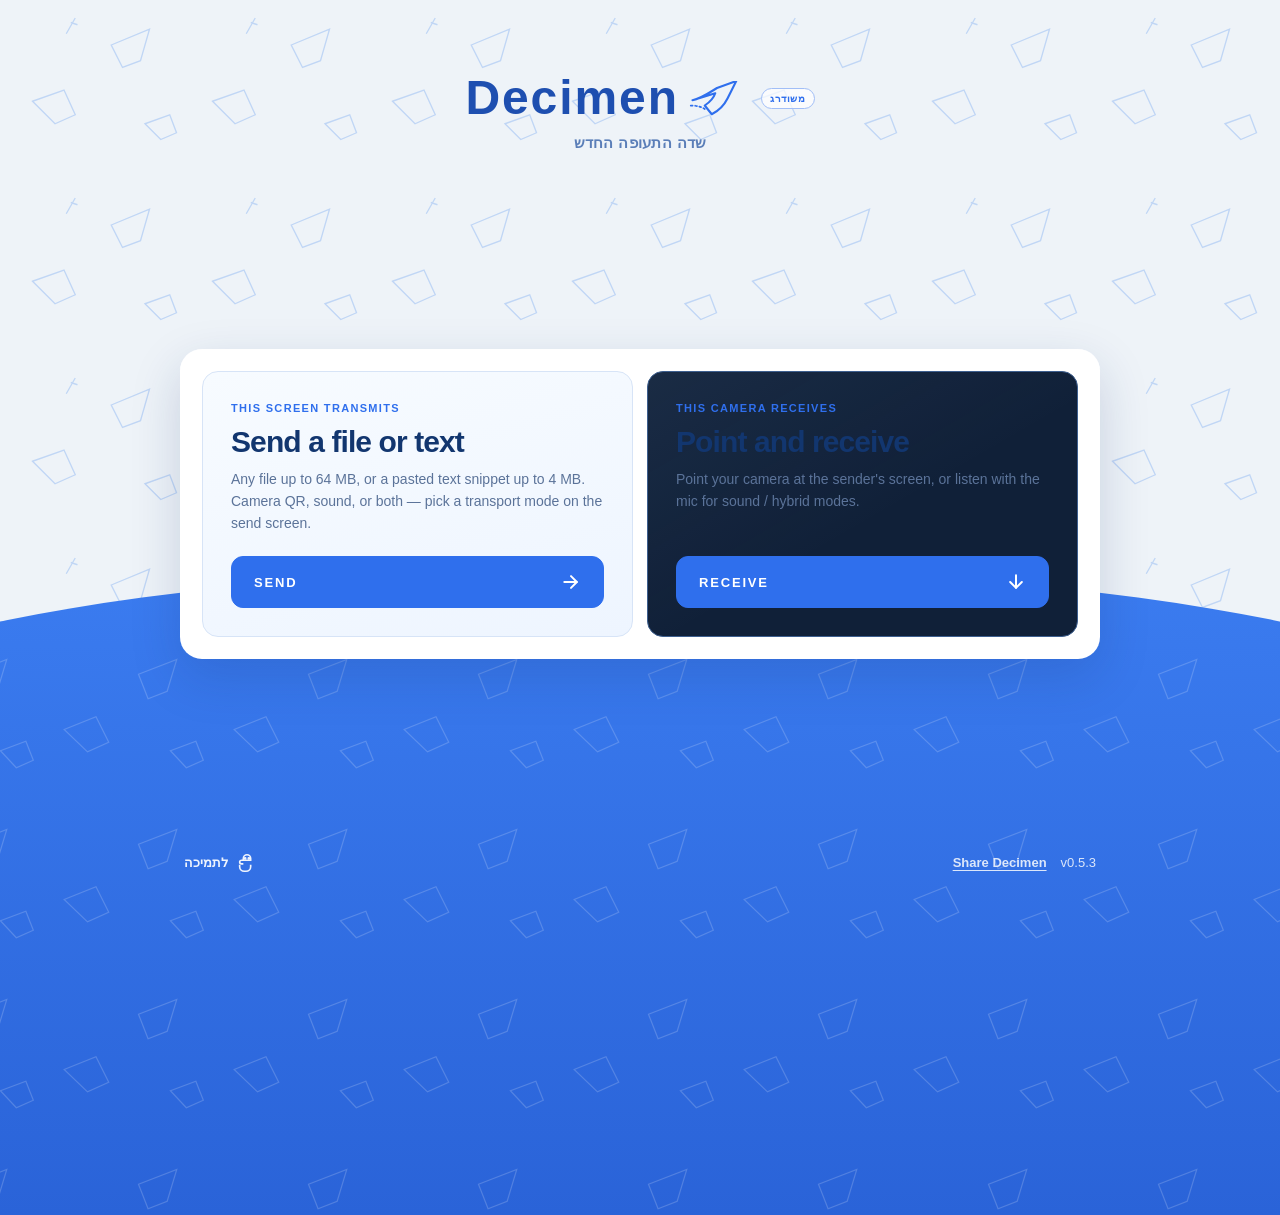
<file: index.html>
<!doctype html>
<!-- Decimen Optical Transfer v0.5.3 — https://decimen.app — (c) 2026 Evan Crawley (Bash Alarmist) — SPDX-License-Identifier: AGPL-3.0-or-later — portions MIT: (c) 2026 Steve Dakh; Emscripten (see NOTICE) — Source: https://github.com/bashalarmistalt/decimen-optical-transfer -->
<html lang="en" data-i18n-static="en">
  <head>
    <meta charset="UTF-8" />
    <meta name="viewport" content="width=device-width, initial-scale=1.0, viewport-fit=cover" />
    <title>Decimen Optical Transfer — transfer files with light</title>
    <meta
      name="description"
     
      content="Send a file or text between two devices with nothing but a screen and a camera. Fountain-coded animated QR codes, no network path in between."
    />
    <meta name="theme-color" content="#2f6fed" />

    <meta property="og:type" content="website" />
    <meta property="og:site_name" content="Decimen Optical Transfer" />
    <meta property="og:title" content="Decimen Optical Transfer — transfer files with light" />
    <meta
      property="og:description"
     
      content="Fountain-coded animated QR codes, screen to camera. No account, no pairing, no network path between the two devices. Up to 418 KB/s sustained, benchmarked with receipts."
    />
    <meta property="og:url" content="https://arieli88.github.io/BGN-QR/" />
    <meta property="og:image" content="https://arieli88.github.io/BGN-QR/og.png" />
    <meta property="og:image:width" content="1200" />
    <meta property="og:image:height" content="630" />
    <meta
      property="og:image:alt"
     
      content="A phone mid-transfer, reading an animated QR code stream off another screen."
    />
    <meta name="twitter:card" content="summary_large_image" />

    <link rel="canonical" href="https://arieli88.github.io/BGN-QR/" />
    
    
    
    
    
    
      
    
    
    
    
    
    
    
    
    
    
    
    
  <style>
/*! Decimen Optical Transfer v0.5.3 — https://decimen.app — (c) 2026 Evan Crawley (Bash Alarmist) — SPDX-License-Identifier: AGPL-3.0-or-later — portions MIT: (c) 2026 Steve Dakh; Emscripten (see NOTICE) — Source: https://github.com/bashalarmistalt/decimen-optical-transfer */
*{box-sizing:border-box}html{background:var(--bg)}body{margin:0;background:var(--bg);color:var(--text);font:15px/1.5 var(--font-ui, ui-monospace, SFMono-Regular, Menlo, Consolas, monospace);display:flex;flex-direction:column;align-items:center;gap:14px;padding:20px;min-height:100vh}h1{font-size:16px;letter-spacing:.12em;text-transform:uppercase;color:var(--accent);margin:0;text-align:center}h1 small{color:var(--muted);letter-spacing:0;text-transform:none;font-weight:400}.hint{color:var(--muted);font-size:13px;text-align:center;max-width:640px}a{color:var(--accent)}button{font:inherit;color:var(--accent-ink);background:var(--accent);border:0;border-radius:8px;padding:14px 36px;font-size:18px;font-weight:700;cursor:pointer;transition:background-color .13s ease}button:hover{background:var(--accent-hi)}button:focus-visible{outline:2px solid var(--text);outline-offset:3px}[hidden]{display:none!important}.file-picker{position:relative;width:min(92vw,640px);display:flex;align-items:center;gap:14px;color:var(--text);background:var(--panel);border:1px solid var(--line-bright);border-radius:8px;padding:14px 16px;cursor:pointer}.file-picker-button{flex:none;color:var(--accent-ink);background:var(--accent);border:1px solid transparent;border-radius:6px;padding:8px 14px;font-weight:700;transition:background-color .13s ease,border-color .13s ease,color .13s ease}.file-picker:hover .file-picker-button{background:var(--accent-hi)}.file-picker.has-file .file-picker-button{color:var(--red);background:transparent;border-color:var(--red)}.file-picker.has-file:hover .file-picker-button{background:#ff7b721f}.file-picker-text{min-width:0;overflow-wrap:anywhere;color:var(--accent);font-weight:700}.file-picker input{position:absolute;width:1px;height:1px;opacity:0;pointer-events:none}.file-picker:has(input:focus-visible) .file-picker-button{outline:2px solid var(--text);outline-offset:3px}.stage{background:#fff;padding:20px;border-radius:10px;cursor:zoom-in}body.qr-full{padding:0;gap:0}body.qr-full :is(.site-header,.site-footer),body.qr-full .send-shell>:not(#stage){display:none}body.qr-full .send-shell{width:100%;margin:0;padding:0}body.qr-full #stage{width:100%;min-height:100dvh;display:flex;align-items:center;justify-content:center;margin:0;padding:0;border-radius:0;cursor:zoom-out}body.qr-full #stage[hidden],.stage[hidden]{display:none}.stage canvas{display:block;image-rendering:pixelated}.preview{position:relative;width:min(92vw,480px)}.preview video{width:100%;border-radius:10px;background:#000;display:block}.progress{width:min(92vw,480px);height:14px;background:var(--panel);border:1px solid var(--line);border-radius:7px;overflow:hidden}.progress-status{width:min(92vw,480px);display:flex;justify-content:space-between;gap:16px;color:var(--muted);font-size:13px;font-variant-numeric:tabular-nums}.progress-status strong{color:var(--accent)}.progress-status span{text-align:end}.progress>div{height:100%;background:var(--accent);transition:width .25s}.progress>div.error{background:var(--red)}.done{color:var(--text);font-size:22px;font-weight:700}.failed{color:var(--red);font-size:22px;font-weight:700}img.received,video.received{max-width:min(92vw,640px);border-radius:10px}audio.received{width:min(92vw,640px)}#result{display:flex;flex-direction:column;align-items:center;gap:14px}a.download{display:inline-block;color:var(--accent-ink);background:var(--accent);border-radius:8px;padding:12px 20px;font-size:16px;font-weight:700;text-decoration:none;max-width:100%;overflow-wrap:anywhere}details.settings{width:min(92vw,640px);background:var(--panel);border:1px solid var(--line);border-radius:8px;padding:8px 12px}details.settings summary{cursor:pointer;color:var(--text-dim);font-size:13px;font-weight:700;text-transform:uppercase;letter-spacing:.08em}details.settings .row{display:flex;flex-wrap:wrap;gap:10px 18px;padding-top:10px}details.settings label{display:flex;flex-direction:column;gap:3px;font-size:11px;color:var(--muted);text-transform:uppercase;letter-spacing:.08em}details.settings select,details.settings input[type=range]{font:inherit;font-size:16px;color:var(--text);background:var(--bg);border:1px solid var(--line);border-radius:6px;padding:5px 8px;color-scheme:dark}details.settings label.check{flex-direction:row;align-items:center;gap:9px;margin-top:12px;font-size:13px;color:var(--text);text-transform:none;letter-spacing:normal;cursor:pointer}details.settings input[type=checkbox]{width:18px;height:18px;flex:none;margin:0;accent-color:var(--accent)}details.settings label.camera-pick select{max-width:220px}details.settings details.subsection{width:auto;background:none;border:0;border-top:1px solid var(--line);border-radius:0;margin:10px 0 2px;padding:9px 0 0}details.settings details.subsection summary{font-size:11px}details.settings details.subsection .row{padding-top:8px}details.settings details.subsection .hint{text-align:start;max-width:none}.settings-actual{margin:10px 0 2px;padding-top:9px;border-top:1px solid var(--line);color:var(--muted);font-size:11px;letter-spacing:.04em}.stream-specs{display:grid;grid-template-columns:repeat(auto-fill,minmax(150px,1fr));gap:10px 18px;margin:10px 0 2px;padding-top:9px;border-top:1px solid var(--line)}.stream-specs div{min-width:0}.stream-specs dt{color:var(--muted);font-size:10px;letter-spacing:.08em;text-transform:uppercase}.stream-specs dd{margin:2px 0 0;color:var(--text);font-size:13px;overflow-wrap:anywhere}.metrics{display:grid;grid-template-columns:repeat(auto-fill,minmax(110px,1fr));gap:8px;width:min(92vw,640px)}.metric{background:var(--panel);border:1px solid var(--line);border-radius:6px;padding:6px 8px}.metric .k{font-size:10px;color:var(--muted);text-transform:uppercase;letter-spacing:.08em}.metric .v{font-size:16px;font-variant-numeric:tabular-nums}.metric .v.amber{color:var(--accent)}.metric .v.ok{color:var(--green)}:root{color-scheme:dark;--bg: #0a1628;--panel: #102038;--panel-strong: #152a48;--line: #243a5c;--line-bright: #3d5f8f;--text: #e8f1fa;--text-dim: #c5d6ea;--muted: #8aa4c4;--muted-dim: #5e7696;--accent: #9dc2ea;--accent-hi: #c2dbf5;--accent-ink: #0a1628;--green: #5fe0b0;--red: #ff7b72;--viewport-bg: #060e1a;--accent-rgb: 157, 194, 234;--bg-rgb: 10, 22, 40;--font-ui: Rubik, "Segoe UI", Tahoma, "Arial Hebrew", sans-serif}.home-page,.tool-page,.receiver-page{display:flex;flex-direction:column;align-items:stretch;gap:0;padding:0;min-height:100svh;background:radial-gradient(circle at 80% -10%,rgba(var(--accent-rgb),.07),transparent 35%),var(--bg)}.home-shell,.send-shell,.receiver-shell{flex:1 0 auto}.site-header{width:100%;min-height:58px;display:flex;align-items:center;justify-content:space-between;gap:16px;padding:max(14px,env(safe-area-inset-top)) max(22px,env(safe-area-inset-right)) 14px max(22px,env(safe-area-inset-left));border-bottom:1px solid var(--line);background:rgba(var(--bg-rgb),.9);backdrop-filter:blur(14px);position:relative;z-index:3}.brand{display:inline-flex;align-items:center;gap:10px;color:var(--text);font-size:13px;font-weight:800;letter-spacing:.12em;text-transform:uppercase;text-decoration:none}.brand-logo{width:22px;height:22px;flex:none;color:var(--accent)}.brand-badge{display:inline-block;margin-inline-start:6px;padding:2px 8px;border-radius:999px;border:1px solid color-mix(in srgb,var(--accent) 55%,transparent);color:var(--accent);font-size:10px;font-weight:700;letter-spacing:.06em;text-transform:none;vertical-align:middle}.folder-row{display:flex;flex-wrap:wrap;align-items:center;justify-content:center;gap:10px 14px;margin-top:-4px;max-width:640px}.folder-row .hint{margin:0}.settings-hint{margin:0 0 10px;text-align:start}.setting-dual{display:flex;gap:8px;align-items:center;width:100%}.setting-dual select,.setting-dual input[type=number],.setting-dual input[type=text]{min-width:0}.setting-dual select{flex:1.2}.setting-dual input[type=number],.setting-dual input[type=text]{flex:.9;max-width:7.5rem;color:var(--text);background:var(--bg);border:1px solid var(--line);border-radius:8px;padding:.4rem .5rem}.setting-dual-range{flex-wrap:wrap}.setting-dual-range input[type=range]{flex:1 1 140px}.setting-dual-range input[type=number]{flex:0 0 5.5rem}.tool-page .stage{border:1px solid color-mix(in srgb,var(--accent) 35%,var(--line));box-shadow:0 0 0 1px color-mix(in srgb,var(--accent) 12%,transparent),0 18px 50px #00000047;background:radial-gradient(120% 80% at 50% 0%,color-mix(in srgb,var(--accent) 14%,transparent),transparent 55%),var(--panel)}.mode-badge,.mode-nav a{color:var(--muted);font-size:11px;letter-spacing:.06em;text-transform:uppercase}.mode-badge{color:var(--text);border:1px solid var(--line-bright);border-radius:999px;padding:4px 9px}.mode-nav{display:flex;gap:3px;padding:3px;border:1px solid var(--line);border-radius:999px}.mode-nav a{padding:3px 10px;border:1px solid transparent;border-radius:999px;text-decoration:none}.mode-nav a:hover,.mode-nav a:focus-visible{color:var(--text)}.mode-nav a[aria-current=page]{color:var(--text);background:var(--panel);border-color:var(--line-bright)}.eyebrow,.card-kicker{margin:0 0 8px;color:var(--accent);font-size:11px;font-weight:700;letter-spacing:.14em;text-transform:uppercase}.home-shell{width:min(1120px,calc(100% - 40px));margin:0 auto;padding:clamp(56px,9vw,110px) 0 48px}.home-page.bgn-landing{color-scheme:light;background:#eef3f8;color:#1a3a6b;min-height:100svh;padding:0;overflow-x:hidden}.bgn-stage{position:relative;min-height:100svh;display:flex;flex-direction:column;align-items:center;padding:max(20px,env(safe-area-inset-top)) max(18px,env(safe-area-inset-right)) max(18px,env(safe-area-inset-bottom)) max(18px,env(safe-area-inset-left));background:url("data:image/svg+xml,%3Csvg xmlns='http://www.w3.org/2000/svg' width='160' height='160' viewBox='0 0 160 160'%3E%3Cg fill='none' stroke='%236aa0f0' stroke-width='1.2' opacity='0.35'%3E%3Cpath d='M20 90l28-10 10 22-18 8z'/%3E%3Cpath d='M90 40l34-14-8 28-16 6z'/%3E%3Cpath d='M120 110l22-8 6 16-14 6z'/%3E%3Cpath d='M50 30l8-14m-4 4l6 2'/%3E%3C/g%3E%3C/svg%3E") center bottom / 180px 180px repeat,radial-gradient(120% 70% at 50% 118%,#2f6fed 0%,#2f6fed 42%,transparent 43%),linear-gradient(#eef3f8,#eef3f8)}.bgn-stage:before{content:"";position:absolute;inset:auto -20% -35%;height:72%;background:url("data:image/svg+xml,%3Csvg xmlns='http://www.w3.org/2000/svg' width='160' height='160' viewBox='0 0 160 160'%3E%3Cg fill='none' stroke='%23ffffff' stroke-width='1.1' opacity='0.18'%3E%3Cpath d='M18 88l30-12 12 24-20 9z'/%3E%3Cpath d='M88 36l36-14-9 30-18 7z'/%3E%3Cpath d='M118 108l24-9 7 18-16 7z'/%3E%3C/g%3E%3C/svg%3E") center / 170px 170px repeat,linear-gradient(180deg,#3b7cf0,#2a63d8);border-radius:50% 50% 0 0/28% 28% 0 0;z-index:0;pointer-events:none}.bgn-top,.bgn-main,.bgn-footer{position:relative;z-index:1;width:min(920px,100%)}.bgn-top{display:flex;flex-direction:column;align-items:center;gap:10px;padding-top:clamp(28px,6vh,56px);margin-bottom:clamp(20px,4vh,36px)}.bgn-brand{display:inline-flex;align-items:center;gap:10px;color:#1e4fb0;text-decoration:none;font-family:Rubik,Segoe UI,Tahoma,sans-serif}.bgn-brand-text{font-size:clamp(34px,7vw,48px);font-weight:800;letter-spacing:.04em;line-height:1}.bgn-plane{width:clamp(42px,8vw,56px);height:auto;color:#2f6fed}.bgn-landing .brand-badge{border-color:color-mix(in srgb,#2f6fed 45%,white);color:#2f6fed;background:#ffffffb3}.bgn-kicker{margin:0;color:#5a7eb8;font-size:15px;font-weight:600;letter-spacing:.02em}.bgn-main{flex:1;display:flex;align-items:center;justify-content:center;padding:8px 0 24px}.bgn-panel{width:100%;display:grid;grid-template-columns:repeat(2,minmax(0,1fr));gap:14px;padding:clamp(16px,3vw,22px);border-radius:22px;background:#fff;box-shadow:0 18px 50px #14326e2e,0 2px #ffffffb3 inset}.bgn-card{min-height:0;display:flex;flex-direction:column;justify-content:space-between;gap:22px;padding:clamp(18px,3vw,28px);border:1px solid #d7e4f7;border-radius:16px;background:linear-gradient(165deg,#f7fbff,#eef5ff)}.bgn-card h2{max-width:none;margin:0 0 10px;color:#12366f;font-size:clamp(22px,3vw,30px);line-height:1.15;letter-spacing:-.03em;text-align:start;text-transform:none}.bgn-card .card-kicker{color:#2f6fed;font-size:11px;font-weight:700;letter-spacing:.12em;text-transform:uppercase;margin:0 0 8px}.bgn-card p:not(.card-kicker){max-width:none;margin:0;color:#5b7399;font-size:14px;line-height:1.55;text-align:start}.bgn-landing .action{color:#fff;background:#2f6fed;border-color:#2f6fed;border-radius:12px;min-height:52px}.bgn-landing .action:hover,.bgn-landing .action:focus-visible{color:#fff;background:#2563d4;border-color:#2563d4}.bgn-footer{display:flex;flex-wrap:wrap;align-items:center;justify-content:space-between;gap:12px 18px;margin-top:auto;padding:18px 4px 8px;color:#ffffffeb;font-size:13px}.bgn-support{display:inline-flex;align-items:center;gap:8px;color:inherit;text-decoration:none;font-weight:600}.bgn-support svg{width:22px;height:22px}.bgn-support:hover,.bgn-support:focus-visible{color:#fff}.bgn-footer-meta{display:flex;align-items:center;gap:14px;opacity:.9}.bgn-text-btn{appearance:none;border:0;background:transparent;color:inherit;font:inherit;font-weight:600;cursor:pointer;text-decoration:underline;text-underline-offset:3px;padding:0}@media(max-width:760px){.bgn-panel{grid-template-columns:1fr}.bgn-stage:before{height:78%;inset:auto -35% -40%}}.hero{max-width:820px;margin-bottom:clamp(48px,7vw,82px)}.hero h1{margin:0;color:var(--text);font-family:ui-monospace,SFMono-Regular,Menlo,Consolas,monospace;font-size:clamp(32px,5vw,56px);line-height:1;letter-spacing:-.05em;text-align:start;text-transform:none}.hero-copy{max-width:660px;margin:20px 0 0;color:var(--muted);font-size:clamp(15px,2vw,18px);line-height:1.65}.transfer-grid{display:grid;grid-template-columns:repeat(2,minmax(0,1fr));gap:16px}.transfer-card{min-height:336px;display:flex;flex-direction:column;justify-content:space-between;gap:30px;padding:clamp(24px,4vw,42px);border:1px solid var(--line);border-radius:18px;background:linear-gradient(150deg,var(--panel-strong),var(--panel))}.note-feature-card{background:linear-gradient(150deg,rgba(var(--accent-rgb),.07),transparent 55%),var(--panel);border-color:var(--line-bright)}.transfer-card h2{max-width:430px;margin:0 0 14px;color:var(--text);font-size:clamp(25px,3.4vw,38px);line-height:1.08;letter-spacing:-.04em}.transfer-card p:not(.card-kicker){max-width:480px;margin:0;color:var(--muted)}.card-actions{display:flex;flex-wrap:wrap;gap:8px}.action{display:flex;align-items:center;justify-content:space-between;gap:22px;width:100%;min-height:54px;padding:0 22px;color:var(--accent-ink);background:var(--accent);border:1px solid var(--accent);border-radius:10px;font-size:13px;font-weight:700;letter-spacing:.14em;text-transform:uppercase;text-decoration:none;transition:background-color .14s ease,border-color .14s ease,color .14s ease}.action-arrow{width:20px;height:20px;flex:none;transition:transform .16s ease}.action:hover,.action:focus-visible{color:var(--accent-ink);background:var(--accent-hi);border-color:var(--accent-hi)}.file-card .action:hover .action-arrow,.file-card .action:focus-visible .action-arrow{transform:translate(4px)}.note-feature-card .action:hover .action-arrow,.note-feature-card .action:focus-visible .action-arrow{transform:translateY(4px)}.action:focus-visible{outline:2px solid var(--text);outline-offset:3px}@media(prefers-reduced-motion:reduce){.action,.action-arrow{transition:none}.action:hover .action-arrow,.action:focus-visible .action-arrow{transform:none}}.privacy-note{margin:30px 0 0;color:var(--muted-dim);font-size:11px;text-align:center}.site-footer{margin-top:32px;display:flex;flex-wrap:wrap;align-items:center;justify-content:space-between;gap:10px 18px;padding:16px max(22px,env(safe-area-inset-right)) max(16px,env(safe-area-inset-bottom)) max(22px,env(safe-area-inset-left));border-top:1px solid var(--line);color:var(--muted-dim);font-size:11px;letter-spacing:.04em}.footer-id{display:flex;flex-direction:column;gap:3px;flex:1 1 auto;min-width:0}.site-footer a{color:var(--muted);text-decoration:none}.site-footer a:hover,.site-footer a:focus-visible{color:var(--accent)}.footer-links{display:flex;gap:16px}.footer-links a{font-weight:700;letter-spacing:.08em;text-transform:uppercase}.send-shell{width:min(720px,calc(100% - 32px));margin:0 auto;padding:clamp(32px,6vw,64px) 0 40px;display:flex;flex-direction:column;align-items:center;gap:14px}.tool-intro{width:100%;margin-bottom:14px}.tool-intro h1,.receiver-heading h1{margin:0;color:var(--text);font-size:clamp(30px,6vw,48px);line-height:1.05;letter-spacing:-.05em;text-align:start;text-transform:none}.tool-intro>p:last-child{max-width:600px;margin:14px 0 0;color:var(--muted)}.status-line{min-height:20px;max-width:none;text-align:start}.status-line.error{padding:10px 12px;color:var(--red);background:#ff7b721a;border-inline-start:3px solid var(--red);border-start-start-radius:0;border-end-start-radius:0;border-start-end-radius:8px;border-end-end-radius:8px;font-weight:700}.stream-file{color:var(--text);overflow-wrap:anywhere}.send-shell .status-line,.send-shell .file-picker,.send-shell details.settings,.mode-picker,.note-composer{width:100%}.demo-picker{width:100%;display:flex;flex-wrap:wrap;align-items:center;justify-content:space-between;gap:12px;padding:14px 16px;color:var(--accent);background:var(--panel);border:1px solid var(--line);border-radius:10px;font-size:12px;font-weight:700;letter-spacing:.08em;text-transform:uppercase}.demo-buttons{display:flex;flex-wrap:wrap;gap:8px}.demo-buttons button{width:auto;padding:10px 16px;color:var(--text);background:transparent;border:1px solid var(--line-bright);font-size:13px;letter-spacing:.04em;text-transform:none}.demo-buttons button:hover{border-color:var(--accent)}.mode-picker{display:flex;gap:4px;padding:4px;background:var(--panel);border:1px solid var(--line);border-radius:10px}.mode-picker label{flex:1}.mode-picker input{position:absolute;opacity:0;pointer-events:none}.mode-picker span{display:block;padding:9px 12px;border-radius:7px;color:var(--muted);font-size:12px;font-weight:700;letter-spacing:.08em;text-transform:uppercase;text-align:center;cursor:pointer;transition:background .12s ease,color .12s ease,box-shadow .12s ease}.mode-picker span:hover{color:var(--text)}.mode-picker input:checked+span{color:var(--accent);background:var(--panel-strong);box-shadow:inset 0 0 0 1px var(--line-bright)}.mode-picker input:focus-visible+span{outline:2px solid var(--accent);outline-offset:2px}.send-shell .stage{max-width:100%;overflow:hidden;scroll-margin-top:16px}.note-composer{display:flex;flex-direction:column;gap:8px;color:var(--accent);font-size:12px;font-weight:700;letter-spacing:.08em;text-transform:uppercase}.note-composer textarea{width:100%;resize:vertical;min-height:168px;padding:16px;color:var(--text);background:var(--panel);border:1px solid var(--line-bright);border-radius:10px;outline:none;font:16px/1.55 ui-monospace,SFMono-Regular,Menlo,Consolas,monospace;text-transform:none}.note-composer textarea:focus{border-color:var(--accent);box-shadow:0 0 0 3px rgba(var(--accent-rgb),.16)}.footer-hint{margin-top:6px}.receiver-page .site-header{position:sticky;top:0}.receiver-shell{width:min(720px,calc(100% - 32px));margin:0 auto;padding:clamp(32px,6vw,64px) 0 max(40px,env(safe-area-inset-bottom))}.receiver-primary{min-width:0;display:flex;flex-direction:column;align-items:center;gap:14px}.receiver-heading{width:100%;margin-bottom:14px}.receiver-heading .eyebrow{margin-bottom:4px}.receiver-heading .status-line{max-width:600px;margin:14px 0 0;text-align:start;line-height:1.4}.receiver-primary>details.settings,.receiver-primary>#result{width:100%}.receiver-primary>button{width:auto;min-width:min(100%,260px);max-width:100%;min-height:56px}.preview-zone{position:relative;display:flex;flex-direction:column;align-items:center;width:min(100%,640px)}.preview{position:relative;width:min(100%,640px);aspect-ratio:4 / 3;max-height:calc(100dvh - 156px);background:var(--viewport-bg);border:1px solid var(--line-bright);border-radius:12px;overflow:hidden}.preview video{width:100%;height:100%;object-fit:contain;border-radius:0}.preview .detect-overlay{position:absolute;inset:0;width:100%;height:100%;pointer-events:none;z-index:1}.transfer-hud{position:absolute;inset:auto 0 0;z-index:2;padding:54px 14px 14px;background:linear-gradient(transparent,rgba(var(--bg-rgb),.94) 55%);pointer-events:none}.transfer-hud .progress-status,.transfer-hud .progress{width:100%}.transfer-hud .progress-status{margin-bottom:7px;color:var(--text-dim);text-shadow:0 1px 3px #000}.transfer-hud .progress{height:12px;background:rgba(var(--bg-rgb),.86);border-color:#ffffff29}.diagnostics{margin-top:2px}.diagnostics .metrics{width:100%;padding-top:10px}#result:empty{display:none}#result{width:100%}.received-note{width:100%;max-width:640px;margin:0;padding:16px;white-space:pre-wrap;overflow-wrap:anywhere;color:var(--text);background:var(--panel);border:1px solid var(--line);border-radius:10px}.no-signal-toast{position:absolute;bottom:calc(100% + 8px);left:50%;transform:translate(-50%);z-index:3;display:flex;align-items:center;gap:14px;max-width:calc(100% - 20px);padding:8px 16px;color:var(--text);background:rgba(var(--bg-rgb),.85);border:1px solid var(--line-bright);border-radius:999px;font-size:13px;white-space:nowrap;-webkit-user-select:none;user-select:none}.no-signal-toast[hidden]{display:none}.no-signal-dismiss{color:var(--muted)}.help-dialog{width:min(92vw,440px);color:var(--muted);background:var(--panel);border:1px solid var(--line-bright);border-radius:12px;padding:18px 20px;font-size:13px;line-height:1.6}.help-dialog::backdrop{background:#0000008c}.help-dialog h2{margin:0 0 10px;color:var(--accent);font-size:11px;letter-spacing:.08em;text-transform:uppercase}.help-dialog h2:focus{outline:none}.help-dialog ul{margin:0;padding-inline-start:18px}.help-dialog li+li{margin-top:6px}.help-dialog .secondary-button{margin-top:14px}.share-dialog{text-align:center}.home-share{display:flex;justify-content:center;margin-top:36px}.share-site{display:inline-flex;align-items:center;gap:9px;font-size:14px}.share-site .share-icon{width:16px;height:16px;flex:none;color:var(--accent)}.share-hint{margin:0}.share-dialog canvas{display:block;margin:14px auto 4px;max-width:100%;border-radius:8px}.share-url-row{display:flex;gap:8px;margin-top:10px}.share-url-row input{flex:1;min-width:0;font:inherit;font-size:16px;color:var(--text);background:var(--bg);border:1px solid var(--line);border-radius:6px;padding:8px 10px}.share-url-row .secondary-button{margin-top:0;flex:none}.secondary-button{width:auto;padding:10px 16px;color:var(--text);background:transparent;border:1px solid var(--line-bright);font-size:14px}.note-actions{display:flex;flex-wrap:wrap;justify-content:center;align-items:center;gap:16px;margin-top:14px;max-width:100%}.text-button{padding:0;color:var(--accent);background:transparent;border:0;border-radius:0;font-size:11px;font-weight:700;letter-spacing:.08em;text-transform:uppercase}.text-button.danger{color:var(--red)}@media(max-width:680px){.site-header{min-height:50px;padding:max(11px,env(safe-area-inset-top)) 14px 11px}.brand{gap:8px;font-size:11px;letter-spacing:.08em}.brand-logo{width:19px;height:19px}.home-shell{width:min(100% - 28px,520px);padding-top:46px}.hero h1{font-size:clamp(30px,9vw,42px)}.hero-copy{margin-top:16px}.transfer-grid{gap:10px}.transfer-card{min-height:0;gap:16px;padding:16px 14px;border-radius:14px}.transfer-card .card-kicker{margin-bottom:6px;font-size:9px;letter-spacing:.1em}.transfer-card h2{margin-bottom:8px;font-size:clamp(17px,5vw,24px)}.transfer-card p:not(.card-kicker){display:none}.card-actions .action{min-width:0;width:100%;gap:8px;padding:10px 12px;font-size:13px}.action-arrow{width:18px;height:18px}.send-shell{width:calc(100% - 24px);padding-top:28px}.receiver-shell{width:calc(100% - 20px);padding-top:10px}.receiver-primary{gap:8px}.receiver-heading{gap:10px}.receiver-heading h1{font-size:25px}.receiver-heading .status-line{font-size:10px}.preview{max-height:calc(100dvh - 128px)}.progress-status{font-size:11px}.transfer-hud{padding:42px 10px 10px}}@media(max-height:620px)and (orientation:landscape){.receiver-heading .eyebrow{display:none}.receiver-heading h1{font-size:20px}.preview-zone{width:auto;max-width:100%}.preview{width:auto;height:calc(100dvh - 108px);max-width:100%}}.support-card{display:flex;gap:14px;align-items:center;margin:26px auto 0;padding:14px 18px;max-width:460px;background:var(--panel);border:1px solid var(--line);border-radius:12px}.support-mug{width:28px;height:28px;color:var(--accent);flex:none}.support-title{margin:0;color:var(--text)}.support-text{margin:2px 0 0;color:var(--muted);font-size:13px}.support-text a,.support-after a,.site-footer .support-link{color:var(--accent)}.support-after{margin-top:10px;font-size:13px;text-align:center}.note-actions.pair{flex-wrap:nowrap}.note-actions.pair>.secondary-button{flex:1 1 0;min-width:0;white-space:normal}.footer-lang{position:relative;margin-inline-start:auto}.footer-lang:after{content:"▾";position:absolute;inset-inline-end:9px;top:50%;transform:translateY(-50%);pointer-events:none;color:var(--muted);font-size:10px}.footer-lang .lang-select{appearance:none;background:transparent;border:1px solid var(--line);border-radius:6px;color:var(--muted);font:inherit;font-size:11px;letter-spacing:.04em;padding:4px 24px 4px 10px;cursor:pointer}[dir=rtl] .footer-lang .lang-select{padding:4px 10px 4px 24px}.footer-lang .lang-select:hover,.footer-lang .lang-select:focus-visible{color:var(--accent);border-color:var(--accent)}.footer-lang:hover:after{color:var(--accent)}.i18n-note{flex-basis:100%;margin:0;padding-bottom:10px;border-bottom:1px solid var(--line);color:var(--muted-dim);font-size:11px}.i18n-note a{color:var(--muted);text-decoration:underline}.locale-banner{display:flex;align-items:center;justify-content:space-between;gap:14px;width:100%;padding:10px 14px;border:1px solid var(--line);border-radius:10px;font-size:13px}.locale-banner a{color:var(--accent);text-decoration:none}.locale-banner a:hover,.locale-banner a:focus-visible{text-decoration:underline}[dir=rtl] .action-arrow{transform:scaleX(-1)}

</style>
</head>
  <body class="home-page bgn-landing">
    <div class="bgn-stage">
      <header class="bgn-top">
        <a class="bgn-brand" href="./" aria-label="Decimen Optical Transfer">
          <span class="bgn-brand-text">Decimen</span>
          <svg class="bgn-plane" viewBox="0 0 64 40" fill="none" aria-hidden="true">
            <path d="M4 22c10-2 18-8 28-14l22-8-10 20c-4 8-10 14-18 18l-8-10c6-4 10-8 12-14L4 22z" stroke="currentColor" stroke-width="2.4" stroke-linejoin="round"/>
            <path d="M2 28c6 0 11 1 16 4" stroke="currentColor" stroke-width="2" stroke-linecap="round" stroke-dasharray="2 3"/>
          </svg>
          <span class="brand-badge">משודרג</span>
        </a>
        <p class="bgn-kicker" dir="rtl" lang="he">שדה התעופה החדש</p>
      </header>

      <main class="bgn-main">
        <section class="bgn-panel" aria-label="Choose a side">
          <article class="bgn-card file-card">
            <div>
              <p class="card-kicker">This screen transmits</p>
              <h2>Send a file or text</h2>
              <p>Any file up to 64 MB, or a pasted text snippet up to 4 MB. Camera QR, sound, or both — pick a transport mode on the send screen.</p>
            </div>
            <div class="card-actions">
              <a class="action" href="./decimen-sender.html"><span>Send</span> <svg class="action-arrow" viewBox="0 0 24 24" fill="none" stroke="currentColor" stroke-width="2.4" stroke-linecap="round" stroke-linejoin="round" aria-hidden="true"><path d="M4 12h15"/><path d="M12 5l7 7-7 7"/></svg></a>
            </div>
          </article>

          <article class="bgn-card note-feature-card">
            <div>
              <p class="card-kicker">This camera receives</p>
              <h2>Point and receive</h2>
              <p>Point your camera at the sender's screen, or listen with the mic for sound / hybrid modes.</p>
            </div>
            <div class="card-actions">
              <a class="action" href="./decimen-receiver.html"><span>Receive</span> <svg class="action-arrow" viewBox="0 0 24 24" fill="none" stroke="currentColor" stroke-width="2.4" stroke-linecap="round" stroke-linejoin="round" aria-hidden="true"><path d="M12 4v15"/><path d="M5 12l7 7 7-7"/></svg></a>
            </div>
          </article>
        </section>
      </main>

      <footer class="bgn-footer">
        <a class="bgn-support" href="https://buymeacoffee.com/bashalarmist" target="_blank" rel="noopener noreferrer" dir="rtl" lang="he">
          <svg viewBox="0 0 24 24" fill="none" stroke="currentColor" stroke-width="1.8" aria-hidden="true"><path d="M4 14v2a5 5 0 0 0 5 5h2a5 5 0 0 0 5-5v-2"/><path d="M12 3a4 4 0 0 1 4 4v2H8V7a4 4 0 0 1 4-4z"/><path d="M8 9H6a2 2 0 0 0 0 4h2"/><circle cx="10" cy="7" r="0.6" fill="currentColor"/><circle cx="14" cy="7" r="0.6" fill="currentColor"/></svg>
          <span>לתמיכה</span>
        </a>
        <div class="bgn-footer-meta">
          <a class="bgn-text-btn" href="https://arieli88.github.io/BGN-QR/" target="_blank" rel="noopener">Share Decimen</a>
          <span>v0.5.3</span>
        </div>
      </footer>
    </div>

    

  </body>
</html>
</file>
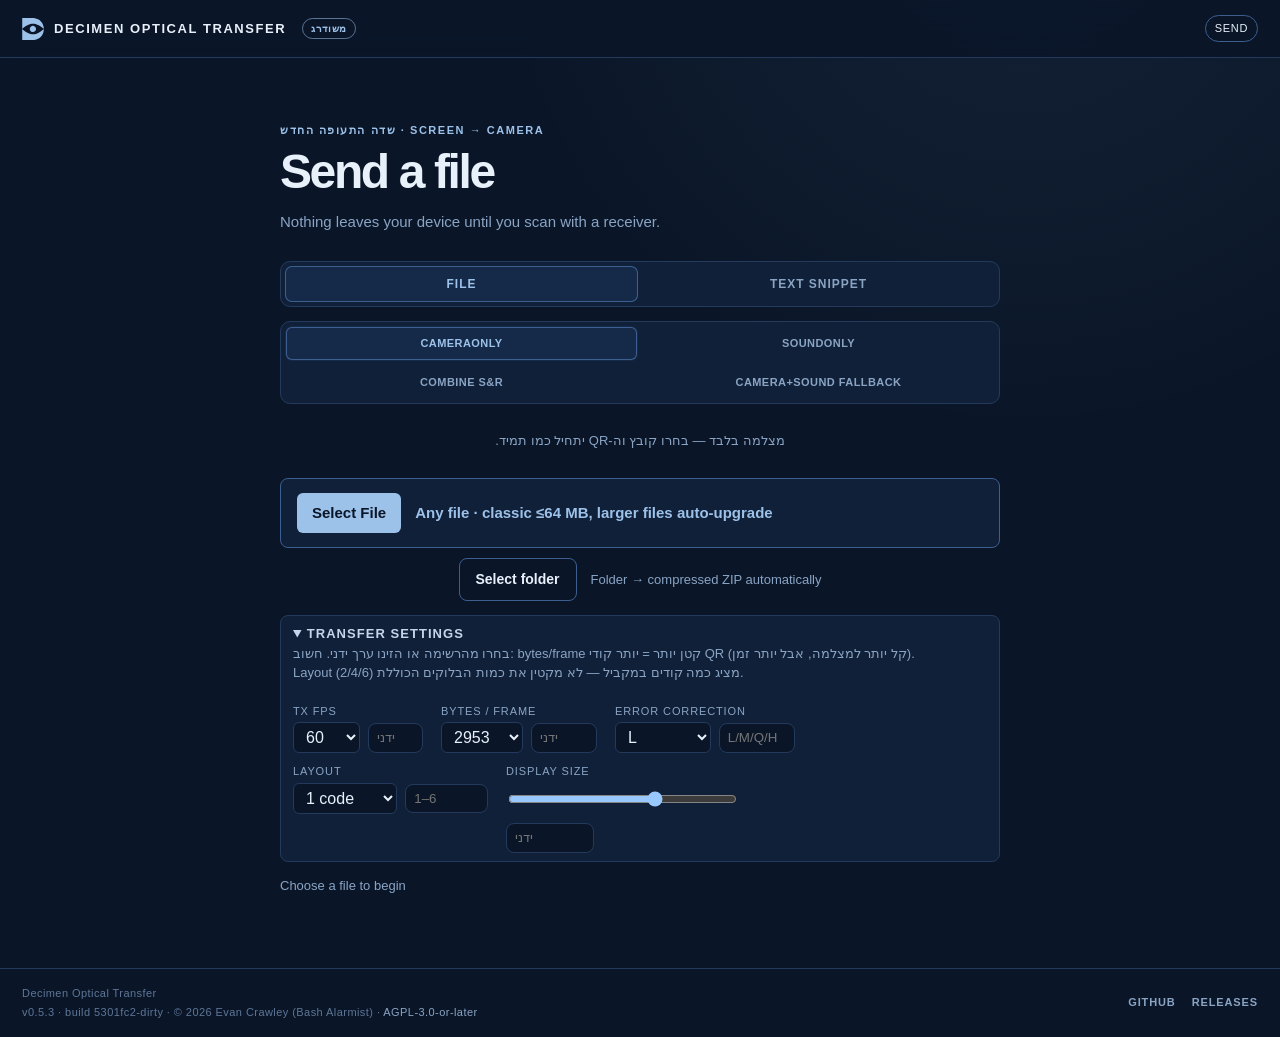
<file: decimen-sender.html>
<!doctype html>
<!-- Decimen Optical Transfer v0.5.3 — https://decimen.app — (c) 2026 Evan Crawley (Bash Alarmist) — SPDX-License-Identifier: AGPL-3.0-or-later — portions MIT: (c) 2026 Steve Dakh; Emscripten (see NOTICE) — Source: https://github.com/bashalarmistalt/decimen-optical-transfer -->
<html lang="en">
  <head>
    <meta http-equiv="Content-Security-Policy" content="default-src &#39;none&#39;; style-src &#39;unsafe-inline&#39;; font-src &#39;none&#39;; base-uri &#39;none&#39;; form-action &#39;none&#39;; script-src &#39;unsafe-inline&#39;; img-src data: blob:; media-src blob: mediastream:">

    <meta charset="UTF-8" />
    <meta name="viewport" content="width=device-width, initial-scale=1.0, viewport-fit=cover" />
    <title data-i18n="send.docTitle">Decimen Optical Transfer — send</title>
    <meta name="theme-color" content="#0a1628" />
    <link rel="canonical" href="https://arieli88.github.io/BGN-QR/send/" />
    
    
    <script type="module" crossorigin>(function(){const t=document.createElement("link").relList;if(t&&t.supports&&t.supports("modulepreload"))return;for(const a of document.querySelectorAll('link[rel="modulepreload"]'))n(a);new MutationObserver(a=>{for(const i of a)if(i.type==="childList")for(const o of i.addedNodes)o.tagName==="LINK"&&o.rel==="modulepreload"&&n(o)}).observe(document,{childList:!0,subtree:!0});function r(a){const i={};return a.integrity&&(i.integrity=a.integrity),a.referrerPolicy&&(i.referrerPolicy=a.referrerPolicy),a.crossOrigin==="use-credentials"?i.credentials="include":a.crossOrigin==="anonymous"?i.credentials="omit":i.credentials="same-origin",i}function n(a){if(a.ep)return;a.ep=!0;const i=r(a);fetch(a.href,i)}})();function cn(e,t,r,n,a=0){const i=.9*Math.min(e,t),o=Math.max(1,r-a);return Math.max(1,Math.min(i,o,n))}const ln=4294967295,dn=4278190080;function un(e,t,r){const n=e+2*r,a=new Uint32Array(n*n);a.fill(ln);for(let i=0;i<e;i++){const o=(i+r)*n+r,c=i*e;for(let s=0;s<e;s++)t[c+s]&&(a[o+s]=dn)}return{size:n,pixels:a}}function Wt(e){const t=Math.floor(Math.sqrt(e)),r=Math.ceil(e/Math.max(1,t));if(e<1||t*r!==e)throw new Error(`grid needs a count that fills its rows (1, 2, 4, 6, 9…), got ${e}`);return{cols:t,rows:r}}function la(e,t,r){const{cols:n,rows:a}=Wt(t.length),i=e+2*r,o=n*i,c=a*i,s=new Uint32Array(o*c);return s.fill(ln),t.forEach((d,l)=>{const u=l%n*i+r,m=Math.floor(l/n)*i+r;for(let p=0;p<e;p++){const h=(p+m)*o+u,v=p*e;for(let F=0;F<e;F++)d[v+F]&&(s[h+F]=dn)}}),{width:o,height:c,pixels:s}}const je="en",mn=[{code:"en",lang:"en",nativeName:"English",dir:"ltr",reviewed:!0},{code:"es",lang:"es",nativeName:"Español",dir:"ltr",reviewed:!1},{code:"pt-br",lang:"pt-BR",nativeName:"Português (Brasil)",dir:"ltr",reviewed:!1},{code:"fr",lang:"fr",nativeName:"Français",dir:"ltr",reviewed:!1},{code:"de",lang:"de",nativeName:"Deutsch",dir:"ltr",reviewed:!1},{code:"it",lang:"it",nativeName:"Italiano",dir:"ltr",reviewed:!1},{code:"ru",lang:"ru",nativeName:"Русский",dir:"ltr",reviewed:!1},{code:"hi",lang:"hi",nativeName:"हिन्दी",dir:"ltr",reviewed:!1},{code:"zh-hans",lang:"zh-Hans",nativeName:"简体中文",dir:"ltr",reviewed:!1},{code:"ja",lang:"ja",nativeName:"日本語",dir:"ltr",reviewed:!1},{code:"ko",lang:"ko",nativeName:"한국어",dir:"ltr",reviewed:!1},{code:"ar",lang:"ar",nativeName:"العربية",dir:"rtl",reviewed:!1}];function j(e){return mn.find(t=>t.code===e)}const gr={zh:"zh-hans","zh-cn":"zh-hans","zh-sg":"zh-hans",pt:"pt-br"};function pn(e){for(const t of e){const r=t.toLowerCase(),n=j(r)??j(gr[r]??"");if(n)return n;const a=r.split("-")[0],i=j(a)??j(gr[a]??"");if(i)return i}}const fn={fileEmpty:"Choose a non-empty file.",fileOverLimit:e=>`Files are limited to ${e} in this browser build.`,fileNameTooLong:"The file name or media type is too long.",inflateOverflow:"The recovered file expands past its declared length.",containerTruncated:"The recovered file header is incomplete.",containerBadMagic:"The recovered file header is invalid.",containerBadCompression:"The recovered file uses unsupported compression.",containerLengthMismatch:"The recovered file length does not match its header.",gzipIncomplete:"The recovered gzip payload is incomplete.",gzipLengthMismatch:"The gzip payload length does not match its file header.",decompressedLengthMismatch:"The decompressed file length does not match its header.",streamChecksumMismatch:"The optical stream checksum did not match.",sha256Failed:"The recovered file failed SHA-256 verification.",snippetEmpty:"Paste or type some text before sending.",snippetOverLimit:e=>`Text snippets are limited to ${e}.`,snippetNotText:"This stream is not a text snippet.",snippetBadUtf8:"The recovered snippet is not valid UTF-8."};function gn(e,t,r){const n=e[t];return typeof n=="function"?n(r.limit??""):n}class Le extends Error{constructor(t,r={}){super(gn(fn,t,r)),this.code=t,this.params=r,this.name="OpticalError"}}const Ze=22,da=209,ua=195,ma=3,at=64*1024*1024,hn=`${at/1024/1024} MB`,Ge=49,pa=new Uint8Array([68,67,70,50]),hr=new TextEncoder;new TextDecoder;async function fa(e){const t=Uint8Array.from(e);return new Uint8Array(await crypto.subtle.digest("SHA-256",t))}async function ga(e){const t=new Blob([e]).stream().pipeThrough(new CompressionStream("gzip"));return new Uint8Array(await new Response(t).arrayBuffer())}function ha(e){const r=(e.split(/[\\/]/).pop()??"").replace(/[\u0000-\u001f\u007f]/g,"").trim();return r===""||r==="."||r===".."?"transfer.bin":r}const va=new Set(["application/gzip","application/java-archive","application/vnd.rar","application/x-7z-compressed","application/x-brotli","application/x-bzip","application/x-bzip2","application/x-gzip","application/x-lzma","application/x-rar-compressed","application/x-xz","application/x-zip-compressed","application/zip","application/zstd"]),ya=/^image\/(bmp|x-ms-bmp|svg\+xml|tiff|x-icon|vnd\.microsoft\.icon)$/,Sa=/^audio\/(wav|x-wav|wave|vnd\.wave|aiff|x-aiff|basic|l16)$/;function ba(e){const t=e.split(";")[0].trim().toLowerCase();return t.startsWith("video/")?!0:t.startsWith("image/")?!ya.test(t):t.startsWith("audio/")?!Sa.test(t):t.startsWith("application/vnd.openxmlformats-officedocument.")||t.startsWith("application/vnd.oasis.opendocument.")||t.endsWith("+zip")?!0:va.has(t)}async function Qt(e,t,r){if(r.length===0)throw new Le("fileEmpty");if(r.length>at)throw new Le("fileOverLimit",{limit:hn});const n=hr.encode(ha(e)),a=hr.encode(t||"application/octet-stream");if(n.length>65535||a.length>65535)throw new Le("fileNameTooLong");const i=r.length>=768&&!ba(t),[o,c]=await Promise.all([fa(r),i?ga(r):Promise.resolve(void 0)]),s=c!==void 0&&c.length+64<r.length,d=s?c:r,l=s?"gzip":"none",u=new Uint8Array(Ge+n.length+a.length+d.length),m=new DataView(u.buffer);return u.set(pa,0),m.setUint8(4,s?1:0),m.setUint16(5,n.length,!0),m.setUint16(7,a.length,!0),m.setUint32(9,r.length,!0),m.setUint32(13,d.length,!0),u.set(o,17),u.set(n,Ge),u.set(a,Ge+n.length),u.set(d,Ge+n.length+a.length),{container:u,compression:l,originalSize:r.length,transmittedSize:d.length}}function vn(e,t){const r=new Uint8Array(Ze+t.length),n=new DataView(r.buffer);return n.setUint8(0,da),n.setUint8(1,ua),n.setUint8(2,ma),n.setUint8(3,e.flags),n.setUint16(4,e.sessionId,!0),n.setUint32(6,e.seq,!0),n.setUint16(10,e.k,!0),n.setUint16(12,e.blockLen,!0),n.setUint32(14,e.totalLen,!0),n.setUint32(18,e.payloadFnv,!0),r.set(t,Ze),r}function yn(e){let t=2166136261;for(let r=0;r<e.length;r++)t^=e[r],t=Math.imul(t,16777619);return t>>>0}function $a(e){let t=e|0;return()=>{t=t+2654435769|0;let r=t^t>>>16;return r=Math.imul(r,569420461),r^=r>>>15,r=Math.imul(r,1935289751),r^=r>>>15,r>>>0}}const wa="application/vnd.decimen.snippet",Ea="snippet.txt",jt=4*1024*1024,Sn=`${jt/1024/1024} MB`,La=new TextEncoder;new TextDecoder("utf-8",{fatal:!0});async function Aa(e){if(e.trim().length===0)throw new Le("snippetEmpty");const t=La.encode(e);if(t.length>jt)throw new Le("snippetOverLimit",{limit:Sn});return Qt(Ea,wa,t)}const Ta={meta:j("en"),chrome:{navAriaLabel:"Mode",navSend:"Send",navReceive:"Receive",modeBadgeSend:"Send",modeBadgeReceive:"Receive",footerLinksAriaLabel:"Project links",footerSupport:"♥ support"},home:{title:"Decimen Optical Transfer — transfer files with light",metaDescription:"Send a file or text between two devices with nothing but a screen and a camera. Fountain-coded animated QR codes, no network path in between.",ogDescription:"Fountain-coded animated QR codes, screen to camera. No account, no pairing, no network path between the two devices. %TOP_SPEED% sustained, benchmarked with receipts.",ogImageAlt:"A phone mid-transfer, reading an animated QR code stream off another screen.",heroTitleHtml:"Transfer files<br />with light.",heroCopy:"Send a file or a block of text from one screen to another device's camera. No account, pairing, cloud storage, or network path between devices.",chooseSideAriaLabel:"Choose a side",cardSendKicker:"This screen transmits",cardSendTitle:"Send a file or text",cardSendBody:"Any file up to %MAX_FILE_LABEL%, or a pasted text snippet up to %MAX_SNIPPET_LABEL%. Compressed when it helps, restored with its original name.",cardSendAction:"Send",cardReceiveKicker:"This camera receives",cardReceiveTitle:"Point and receive",cardReceiveBody:"Point your camera at the sender's screen to receive the file.",cardReceiveAction:"Receive",shareSite:"Share Decimen",supportTitle:"Free, open source, no ads",supportBodyHtml:'If Decimen made your day easier, you can <a href="https://buymeacoffee.com/bashalarmist" target="_blank" rel="noopener noreferrer">buy me a coffee</a>.',shareDialogTitle:"Share this app",shareDialogHint:"Scan this with another device's camera, or send it the link.",siteLinkAriaLabel:"Site link",privacyNote:"A network path is not required between the devices. The bytes travel as light. Files are not encrypted, so anything on the sending screen is readable by any camera pointed at it."},send:{docTitle:"Decimen Optical Transfer — send",eyebrow:"Screen → camera",introCopy:"Nothing leaves your device until you scan with a receiver.",modeAriaLabel:"What to send",modeFile:"File",modeSnippet:"Text snippet",titleFile:"Send a file",titleSnippet:"Send text",selectFile:"Select File",stopTransfer:"Stop transfer",anyFileUpTo:"Any file · classic ≤%MAX_FILE_LABEL%, larger files auto-upgrade",selectedFile:e=>`Selected file: ${e}`,demoPayload:"Demo payload",benchmarkPayload:"Benchmark payload",demo512:"512 KB image",demo2mb:"2 MB image",demoBenchmark:"1 MB benchmark",navDemo:"Demo",navBenchmark:"Benchmark",snippetLabel:"Text to send",snippetLabelWithMax:"Text to send · up to %MAX_SNIPPET_LABEL%",snippetPlaceholder:"Paste or type anything — a URL, a config, a wall of text…",startTextStream:"Start text stream",settingsSummary:"Transfer settings",settingTxFps:"tx fps",settingBytesPerFrame:"bytes / frame",settingEcc:"error correction",settingLayout:"layout",layout1:"1 code",layout2:"2 codes (1×2)",layout4:"4 codes (2×2)",layout6:"6 codes (2×3)",settingDisplaySize:"display size",specTxRate:"tx rate",specFramePayload:"frame payload",specQr:"qr",specSending:"sending",specCompression:"compression",specFountainBlocks:"fountain blocks",statusChooseFile:"Choose a file to begin",statusPasteText:"Paste or type some text to begin",statusChooseDemo:"Choose a demo payload to begin",statusBenchmark:"Send the benchmark payload to begin",footerHint:"Open Receive on the other device. Turn up this screen's brightness.",footerHintStandalone:"Open the standalone receiver on the other device. Turn up this screen's brightness.",shareDialogTitle:"Share the receiver",shareDialogHint:"Scan this with the other device's camera, or send it the link.",receiverLinkAriaLabel:"Receiver link",shareTitleData:"Decimen Optical Transfer — receiver",loadingDemo:e=>`loading ${e}…`,demoLoadFailed:(e,t)=>`could not load ${e} (${t})`,preparingFile:e=>`preparing ${e}…`,preparingSnippet:"preparing text snippet…",fileEmpty:e=>`${e} is empty — there is nothing to send.`,fileOverLimit:(e,t,r)=>`${e} is ${t}, over the ${r} limit.`,capacityError:(e,t,r,n,a)=>`${e} needs ${t} blocks at ${r} bytes per frame, and a frame can only number ${n} of them. Raise bytes / frame to ${a} or more.`,streaming:e=>`Streaming ${e} — `,shareReceiverLink:"Share receiver link",stallWarning:e=>`Stream froze for ${e} s — this window was hidden or in the background. Keep it visible and focused; the receiver loses lock when it pauses.`,fpsValue:(e,t)=>t>1?`${e} fps × ${t} codes`:`${e} fps`,frameBytesValue:(e,t)=>t>1?`${e} bytes × ${t}`:`${e} bytes`,gzipTo:e=>`gzip → ${e}`,compressionNone:"none",exportSummary:"Export animation",exportIntro:"Save this stream as a looping animation file. Embed it in a video or a page — any camera pointed at the playing loop can receive the file.",exportFormat:"format",exportFormatZip:"PNG sequence (ZIP)",exportFps:"frame rate",exportScale:"module scale",exportCycles:"cycles",exportStart:"Export",exportCancel:"Cancel",exportEstimate:(e,t,r)=>`${e} frames · ~${t} · ${r} loop`,exportProgress:e=>`rendering… ${e}%`,exportFailed:e=>`export failed: ${e}`,exportZipLimit:(e,t)=>`${e} frames is over the ZIP limit of ${t}. Cut it with fewer cycles, a wider layout, or more bytes / frame.`},receive:{docTitle:"Decimen Optical Transfer — receive",eyebrow:"Camera → your device",title:"Receive",statusReady:"Ready to scan a file or text stream",startCamera:"Start camera",starting:"Starting…",noSignalQuestion:"Nothing happening?",progressZero:"0% · 0 frames",estimatingTime:"Estimating time…",progressAriaLabel:"Transfer recovery progress",tipsTitle:"Troubleshooting tips",tipDropFrameBytes:e=>`On the sender, open Transfer settings and drop bytes / frame to ${e}.`,tipDropTxFps:e=>`Still nothing? Drop the sender's tx fps to ${e} as well.`,tipFillView:"Fill this camera's view with the code, and prop the phone against something — autofocus hunting from hand tremor is the usual culprit.",tipBrightness:"Turn the sending screen's brightness all the way up.",diagnosticsSummary:"Live diagnostics",metricCaptureFps:"capture fps",metricDecodeFps:"decode fps",metricGoodput:"goodput",metricElapsed:"elapsed",metricFrames:"frames new/dup",metricBlocks:"blocks K",metricBlockLen:"block len",metricTransfer:"transfer",settingsSummary:"Receive settings",settingCamera:"camera",cameraAuto:"auto",cameraN:e=>`camera ${e}`,settingCaptureWidth:"capture width",settingCaptureFps:"capture fps",settingDecodeWorkers:"decode workers",autoShowLabel:"Ask where to save (else Downloads)",settingsApplied:"Applied when the camera starts.",errSecureContext:"camera needs a secure context — this page must be served over https to use the camera from another device. 
pm run dev` already is.",errPermissionDenied:"camera permission denied — allow it, then tap Start camera again.",errCameraGone:"that camera is no longer available — set camera back to auto and tap Start camera.",errCamera:e=>`camera: ${e}`,errRestartFailed:"camera: could not restart after the switch — tap Start camera.",errLiveChangeRefused:"this camera refused a live change — restart to apply",cameraRefusedKeptPrevious:"that camera refused to start — kept the previous one",cameraSearching:e=>`camera ${e} — searching for a stream…`,cameraActual:(e,t,r,n)=>`camera ${e} @ ${t} fps${r===null?"":` (asked ${r})`} · ${n} decode worker${n===1?"":"s"} · changes apply live`,progressBlocks:(e,t,r)=>`${e}% · ${t}/${r} blocks`,framesDecoding:e=>`${e} frames · decoding`,aboutEta:(e,t)=>`About ${e} · ${t} frames`,etaTotal:e=>`${e} total`,transferFailedShort:"Transfer failed",transferFailedDetail:"Nothing usable came out of that stream. Restart the sender, then scan it again — a partial transfer costs nothing but the time.",tryAgain:"Try again",transferSummary:"Transfer summary",transferComplete:"Transfer Complete!",recoveredFile:"100% · file recovered",recoveredText:"100% · text recovered",textReceived:"Text received",textLabel:"text",fileStats:(e,t,r)=>`${e} in ${t} · ${r}`,gzipDecompressed:"gzip decompressed",shaVerified:"SHA-256 verified ✓",saveFile:e=>`Save ${e}`,receiveAnother:"Receive another file",showText:"Show text",mediaImage:"image",mediaVideo:"video",mediaAudio:"audio",showMedia:e=>`Show ${e}`,clearCache:"Clear Decimen cache",cacheCleared:"Cache cleared",clearCacheFailed:"Clear failed — try again",receivedPreviewAlt:e=>`Received file preview: ${e}`,receivedFileAriaLabel:e=>`Received file: ${e}`,supportAfter:"♥ Enjoyed this? Buy me a coffee"},common:{copy:"Copy",copied:"Copied",copyFailed:"Copy failed",close:"Close",share:"Share…",dismiss:"Dismiss",help:"Help",gotIt:"Got it"},errors:fn,verdicts:{olderSender:e=>`That screen is sending an older Decimen format (v${e}). Update the sending device.`,newerSender:e=>`That screen is sending a newer Decimen format (v${e}). Update this app to receive it.`,unsupportedFlags:"That stream uses a Decimen feature this version cannot read. Update this app to receive it."},units:{bytes:"B",kilobytes:"KB",megabytes:"MB",kbPerSecond:e=>`${e} KB/s`,secondsValue:e=>`${e} s`,durHours:e=>`${e}h`,durMinutes:e=>`${e}m`,durSeconds:e=>`${e}s`},i18n:{languageSelectLabel:"Language",unreviewedNote:"This translation is machine-drafted and has not yet been reviewed by a native speaker.",unreviewedLinkText:"Report a translation issue",switchOffer:"Decimen is available in English.",switchAction:"View in English"}},Ca=Object.freeze(Object.defineProperty({__proto__:null,messages:Ta},Symbol.toStringTag,{value:"Module"})),Ba={meta:j("es"),chrome:{navAriaLabel:"Modo",navSend:"Enviar",navReceive:"Recibir",modeBadgeSend:"Enviar",modeBadgeReceive:"Recibir",footerLinksAriaLabel:"Enlaces del proyecto",footerSupport:"♥ apoyar"},home:{title:"Decimen Optical Transfer — transferir archivos con luz",metaDescription:"Envíe un archivo o texto entre dos dispositivos con nada más que una pantalla y una cámara. Códigos QR animados con codificación fountain, sin ruta de red de por medio.",ogDescription:"Códigos QR animados con codificación fountain, de pantalla a cámara. Sin cuenta, sin emparejamiento, sin ruta de red entre los dos dispositivos. %TOP_SPEED% sostenidos, medidos con pruebas verificables.",ogImageAlt:"Un teléfono en plena transferencia, leyendo una secuencia animada de códigos QR desde otra pantalla.",heroTitleHtml:"Transfiera archivos<br />con luz.",heroCopy:"Envíe un archivo o un bloque de texto desde una pantalla a la cámara de otro dispositivo. Sin cuenta, sin emparejamiento, sin nube y sin ruta de red entre los dispositivos.",chooseSideAriaLabel:"Elija un lado",cardSendKicker:"Esta pantalla transmite",cardSendTitle:"Enviar un archivo o texto",cardSendBody:"Cualquier archivo de hasta %MAX_FILE_LABEL%, o un fragmento de texto pegado de hasta %MAX_SNIPPET_LABEL%. Se comprime cuando conviene y se restaura con su nombre original.",cardSendAction:"Enviar",cardReceiveKicker:"Esta cámara recibe",cardReceiveTitle:"Apuntar y recibir",cardReceiveBody:"Apunte la cámara a la pantalla del emisor para recibir el archivo.",cardReceiveAction:"Recibir",shareSite:"Compartir Decimen",supportTitle:"Gratis, de código abierto, sin anuncios",supportBodyHtml:'Si Decimen le facilitó el día, puede <a href="https://buymeacoffee.com/bashalarmist" target="_blank" rel="noopener noreferrer">invitarme un café</a>.',shareDialogTitle:"Compartir esta aplicación",shareDialogHint:"Escanee esto con la cámara de otro dispositivo, o envíele el enlace.",siteLinkAriaLabel:"Enlace del sitio",privacyNote:"No se requiere una ruta de red entre los dispositivos. Los bytes viajan como luz. Los archivos no van cifrados, así que cualquier cámara apuntada a la pantalla emisora puede leer lo que muestra."},send:{docTitle:"Decimen Optical Transfer — enviar",eyebrow:"Pantalla → cámara",introCopy:"Nada sale de este dispositivo hasta que lo escanee con un receptor.",modeAriaLabel:"Qué enviar",modeFile:"Archivo",modeSnippet:"Fragmento de texto",titleFile:"Enviar un archivo",titleSnippet:"Enviar texto",selectFile:"Seleccionar archivo",stopTransfer:"Detener transferencia",anyFileUpTo:"Any file · classic ≤%MAX_FILE_LABEL%, larger files auto-upgrade",selectedFile:e=>`Archivo seleccionado: ${e}`,demoPayload:"Carga de demostración",benchmarkPayload:"Carga de benchmark",demo512:"Imagen de 512 KB",demo2mb:"Imagen de 2 MB",demoBenchmark:"Benchmark de 1 MB",navDemo:"Demo",navBenchmark:"Benchmark",snippetLabel:"Texto a enviar",snippetLabelWithMax:"Texto a enviar · hasta %MAX_SNIPPET_LABEL%",snippetPlaceholder:"Pegue o escriba cualquier cosa — una URL, una configuración, un muro de texto…",startTextStream:"Iniciar transmisión de texto",settingsSummary:"Ajustes de transferencia",settingTxFps:"fps de tx",settingBytesPerFrame:"bytes / fotograma",settingEcc:"corrección de errores",settingLayout:"disposición",layout1:"1 código",layout2:"2 códigos (1×2)",layout4:"4 códigos (2×2)",layout6:"6 códigos (2×3)",settingDisplaySize:"tamaño en pantalla",specTxRate:"tasa de tx",specFramePayload:"carga por fotograma",specQr:"qr",specSending:"enviando",specCompression:"compresión",specFountainBlocks:"bloques fountain",statusChooseFile:"Elija un archivo para comenzar",statusPasteText:"Pegue o escriba texto para comenzar",statusChooseDemo:"Elija una carga de demostración para comenzar",statusBenchmark:"Envíe la carga de benchmark para comenzar",footerHint:"Abra Recibir en el otro dispositivo. Suba el brillo de esta pantalla.",footerHintStandalone:"Abra el receptor independiente en el otro dispositivo. Suba el brillo de esta pantalla.",shareDialogTitle:"Compartir el receptor",shareDialogHint:"Escanee esto con la cámara del otro dispositivo, o envíele el enlace.",receiverLinkAriaLabel:"Enlace del receptor",shareTitleData:"Decimen Optical Transfer — receptor",loadingDemo:e=>`cargando ${e}…`,demoLoadFailed:(e,t)=>
o se pudo cargar ${e} (${t})`,preparingFile:e=>`preparando ${e}…`,preparingSnippet:"preparando el fragmento de texto…",fileEmpty:e=>`${e} está vacío — no hay nada que enviar.`,fileOverLimit:(e,t,r)=>`${e} ocupa ${t}, por encima del límite de ${r}.`,capacityError:(e,t,r,n,a)=>`${e} necesita ${t} bloques a ${r} bytes por fotograma, y un fotograma solo puede numerar ${n} de ellos. Suba bytes / fotograma a ${a} o más.`,streaming:e=>`Transmitiendo ${e} — `,shareReceiverLink:"Compartir enlace del receptor",stallWarning:e=>`La transmisión se congeló durante ${e} s — esta ventana estuvo oculta o en segundo plano. Manténgala visible y en primer plano; el receptor pierde la sincronización cuando se pausa la transmisión.`,fpsValue:(e,t)=>t>1?`${e} fps × ${t} códigos`:`${e} fps`,frameBytesValue:(e,t)=>t>1?`${e} bytes × ${t}`:`${e} bytes`,gzipTo:e=>`gzip → ${e}`,compressionNone:"ninguna",exportSummary:"Exportar animación",exportIntro:"Guarda esta transmisión como un archivo de animación en bucle. Insértalo en un vídeo o en una página: cualquier cámara que apunte al bucle en reproducción puede recibir el archivo.",exportFormat:"formato",exportFormatZip:"Secuencia PNG (ZIP)",exportFps:"velocidad de fotogramas",exportScale:"escala de módulos",exportCycles:"ciclos",exportStart:"Exportar",exportCancel:"Cancelar",exportEstimate:(e,t,r)=>`${e} fotogramas · ~${t} · bucle de ${r}`,exportProgress:e=>`generando… ${e}%`,exportFailed:e=>`error al exportar: ${e}`,exportZipLimit:(e,t)=>`${e} fotogramas superan el límite ZIP de ${t}. Redúcelo con menos ciclos, una disposición más amplia o más bytes / fotograma.`},receive:{docTitle:"Decimen Optical Transfer — recibir",eyebrow:"Cámara → su dispositivo",title:"Recibir",statusReady:"Listo para escanear una transmisión de archivo o de texto",startCamera:"Iniciar cámara",starting:"Iniciando…",noSignalQuestion:"¿No pasa nada?",progressZero:"0% · 0 fotogramas",estimatingTime:"Estimando el tiempo…",progressAriaLabel:"Progreso de recuperación de la transferencia",tipsTitle:"Consejos para solucionar problemas",tipDropFrameBytes:e=>`En el emisor, abra Ajustes de transferencia y baje bytes / fotograma a ${e}.`,tipDropTxFps:e=>`¿Sigue sin funcionar? Baje también los fps de tx del emisor a ${e}.`,tipFillView:"Llene la vista de esta cámara con el código y apoye el teléfono contra algo — el enfoque automático oscilando por el temblor de la mano es el culpable habitual.",tipBrightness:"Suba al máximo el brillo de la pantalla emisora.",diagnosticsSummary:"Diagnóstico en vivo",metricCaptureFps:"fps de captura",metricDecodeFps:"fps de decodificación",metricGoodput:"goodput",metricElapsed:"transcurrido",metricFrames:"fotogramas nuevos/dup",metricBlocks:"bloques K",metricBlockLen:"long. de bloque",metricTransfer:"transferencia",settingsSummary:"Ajustes de recepción",settingCamera:"cámara",cameraAuto:"auto",cameraN:e=>`cámara ${e}`,settingCaptureWidth:"ancho de captura",settingCaptureFps:"fps de captura",settingDecodeWorkers:"workers de decodificación",autoShowLabel:"Ask where to save (else Downloads)",settingsApplied:"Se aplican al iniciar la cámara.",errSecureContext:"la cámara necesita un contexto seguro — esta página debe servirse por https para usar la cámara desde otro dispositivo. 
pm run dev` ya lo hace.",errPermissionDenied:"permiso de cámara denegado — concédalo y vuelva a tocar Iniciar cámara.",errCameraGone:"esa cámara ya no está disponible — vuelva a poner cámara en auto y toque Iniciar cámara.",errCamera:e=>`cámara: ${e}`,errRestartFailed:"cámara: no se pudo reiniciar tras el cambio — toque Iniciar cámara.",errLiveChangeRefused:"esta cámara rechazó un cambio en vivo — reinicie para aplicarlo",cameraRefusedKeptPrevious:"esa cámara se negó a iniciar — se mantuvo la anterior",cameraSearching:e=>`cámara ${e} — buscando una transmisión…`,cameraActual:(e,t,r,n)=>`cámara ${e} @ ${t} fps${r===null?"":` (se pidió ${r})`} · ${n} worker${n===1?"":"s"} de decodificación · los cambios se aplican en vivo`,progressBlocks:(e,t,r)=>`${e}% · ${t}/${r} bloques`,framesDecoding:e=>`${e} fotogramas · decodificando`,aboutEta:(e,t)=>`Aprox. ${e} · ${t} fotogramas`,etaTotal:e=>`${e} en total`,transferFailedShort:"Transferencia fallida",transferFailedDetail:"De esa transmisión no salió nada utilizable. Reinicie el emisor y vuelva a escanear — una transferencia parcial solo cuesta el tiempo.",tryAgain:"Intentar de nuevo",transferSummary:"Resumen de la transferencia",transferComplete:"¡Transferencia completada!",recoveredFile:"100% · archivo recuperado",recoveredText:"100% · texto recuperado",textReceived:"Texto recibido",textLabel:"texto",fileStats:(e,t,r)=>`${e} en ${t} · ${r}`,gzipDecompressed:"gzip descomprimido",shaVerified:"SHA-256 verificado ✓",saveFile:e=>`Guardar ${e}`,receiveAnother:"Recibir otro archivo",showText:"Mostrar texto",mediaImage:"imagen",mediaVideo:"video",mediaAudio:"audio",showMedia:e=>`Mostrar ${e}`,clearCache:"Borrar caché de Decimen",cacheCleared:"Caché borrada",clearCacheFailed:"No se pudo borrar — intente de nuevo",receivedPreviewAlt:e=>`Vista previa del archivo recibido: ${e}`,receivedFileAriaLabel:e=>`Archivo recibido: ${e}`,supportAfter:"♥ ¿Le gustó? Invíteme un café"},common:{copy:"Copiar",copied:"Copiado",copyFailed:"No se pudo copiar",close:"Cerrar",share:"Compartir…",dismiss:"Descartar",help:"Ayuda",gotIt:"Entendido"},errors:{fileEmpty:"Elija un archivo que no esté vacío.",fileOverLimit:e=>`Los archivos están limitados a ${e} en esta versión para navegador.`,fileNameTooLong:"El nombre del archivo o el tipo de medio es demasiado largo.",inflateOverflow:"El archivo recuperado se expande más allá de su longitud declarada.",containerTruncated:"El encabezado del archivo recuperado está incompleto.",containerBadMagic:"El encabezado del archivo recuperado no es válido.",containerBadCompression:"El archivo recuperado usa una compresión no compatible.",containerLengthMismatch:"La longitud del archivo recuperado no coincide con su encabezado.",gzipIncomplete:"La carga gzip recuperada está incompleta.",gzipLengthMismatch:"La longitud de la carga gzip no coincide con el encabezado del archivo.",decompressedLengthMismatch:"La longitud del archivo descomprimido no coincide con su encabezado.",streamChecksumMismatch:"La suma de verificación de la transmisión óptica no coincidió.",sha256Failed:"El archivo recuperado no superó la verificación SHA-256.",snippetEmpty:"Pegue o escriba texto antes de enviar.",snippetOverLimit:e=>`Los fragmentos de texto están limitados a ${e}.`,snippetNotText:"Esta transmisión no es un fragmento de texto.",snippetBadUtf8:"El fragmento recuperado no es UTF-8 válido."},verdicts:{olderSender:e=>`Esa pantalla está enviando un formato Decimen más antiguo (v${e}). Actualice el dispositivo emisor.`,newerSender:e=>`Esa pantalla está enviando un formato Decimen más nuevo (v${e}). Actualice esta aplicación para recibirlo.`,unsupportedFlags:"Esa transmisión usa una función de Decimen que esta versión no puede leer. Actualice esta aplicación para recibirla."},units:{bytes:"B",kilobytes:"KB",megabytes:"MB",kbPerSecond:e=>`${e} KB/s`,secondsValue:e=>`${e} s`,durHours:e=>`${e}h`,durMinutes:e=>`${e}min`,durSeconds:e=>`${e}s`},i18n:{languageSelectLabel:"Idioma",unreviewedNote:"Esta traducción fue generada automáticamente y aún no ha sido revisada por un hablante nativo.",unreviewedLinkText:"Informar de un problema de traducción",switchOffer:"Decimen está disponible en español.",switchAction:"Ver en español"}},xa=Object.freeze(Object.defineProperty({__proto__:null,messages:Ba},Symbol.toStringTag,{value:"Module"})),Fa={meta:j("pt-br"),chrome:{navAriaLabel:"Modo",navSend:"Enviar",navReceive:"Receber",modeBadgeSend:"Enviar",modeBadgeReceive:"Receber",footerLinksAriaLabel:"Links do projeto",footerSupport:"♥ apoie"},home:{title:"Decimen Optical Transfer — transfira arquivos com luz",metaDescription:"Envie um arquivo ou texto entre dois dispositivos usando apenas uma tela e uma câmera. Códigos QR animados com codificação fountain, sem nenhum caminho de rede no meio.",ogDescription:"Códigos QR animados com codificação fountain, da tela para a câmera. Sem conta, sem pareamento, sem caminho de rede entre os dois dispositivos. %TOP_SPEED% sustentados, comprovados em benchmark.",ogImageAlt:"Um celular no meio de uma transferência, lendo um fluxo de códigos QR animados na tela de outro dispositivo.",heroTitleHtml:"Transfira arquivos<br />com luz.",heroCopy:"Envie um arquivo ou um bloco de texto de uma tela para a câmera de outro dispositivo. Sem conta, pareamento, armazenamento em nuvem ou caminho de rede entre os dispositivos.",chooseSideAriaLabel:"Escolha um lado",cardSendKicker:"Esta tela transmite",cardSendTitle:"Envie um arquivo ou texto",cardSendBody:"Qualquer arquivo de até %MAX_FILE_LABEL%, ou um trecho de texto colado de até %MAX_SNIPPET_LABEL%. Comprimido quando ajuda, restaurado com o nome original.",cardSendAction:"Enviar",cardReceiveKicker:"Esta câmera recebe",cardReceiveTitle:"Aponte e receba",cardReceiveBody:"Aponte a câmera para a tela do remetente para receber o arquivo.",cardReceiveAction:"Receber",shareSite:"Compartilhar o Decimen",supportTitle:"Gratuito, código aberto, sem anúncios",supportBodyHtml:'Se o Decimen facilitou o seu dia, você pode <a href="https://buymeacoffee.com/bashalarmist" target="_blank" rel="noopener noreferrer">me pagar um café</a>.',shareDialogTitle:"Compartilhar este app",shareDialogHint:"Escaneie com a câmera de outro dispositivo, ou envie o link para ele.",siteLinkAriaLabel:"Link do site",privacyNote:"Não é necessário um caminho de rede entre os dispositivos. Os bytes viajam como luz. Os arquivos não são criptografados, então qualquer coisa na tela de envio pode ser lida por qualquer câmera apontada para ela."},send:{docTitle:"Decimen Optical Transfer — enviar",eyebrow:"Tela → câmera",introCopy:"Nada sai do seu dispositivo até você escanear com um receptor.",modeAriaLabel:"O que enviar",modeFile:"Arquivo",modeSnippet:"Trecho de texto",titleFile:"Enviar um arquivo",titleSnippet:"Enviar texto",selectFile:"Selecionar arquivo",stopTransfer:"Parar transferência",anyFileUpTo:"Any file · classic ≤%MAX_FILE_LABEL%, larger files auto-upgrade",selectedFile:e=>`Arquivo selecionado: ${e}`,demoPayload:"Payload de demonstração",benchmarkPayload:"Payload de benchmark",demo512:"Imagem de 512 KB",demo2mb:"Imagem de 2 MB",demoBenchmark:"Benchmark de 1 MB",navDemo:"Demo",navBenchmark:"Benchmark",snippetLabel:"Texto a enviar",snippetLabelWithMax:"Texto a enviar · até %MAX_SNIPPET_LABEL%",snippetPlaceholder:"Cole ou digite qualquer coisa — uma URL, uma config, um textão…",startTextStream:"Iniciar fluxo de texto",settingsSummary:"Configurações de transferência",settingTxFps:"fps de tx",settingBytesPerFrame:"bytes / quadro",settingEcc:"correção de erros",settingLayout:"layout",layout1:"1 código",layout2:"2 códigos (1×2)",layout4:"4 códigos (2×2)",layout6:"6 códigos (2×3)",settingDisplaySize:"tamanho de exibição",specTxRate:"taxa de tx",specFramePayload:"payload do quadro",specQr:"qr",specSending:"enviando",specCompression:"compressão",specFountainBlocks:"blocos fountain",statusChooseFile:"Escolha um arquivo para começar",statusPasteText:"Cole ou digite um texto para começar",statusChooseDemo:"Escolha um payload de demonstração para começar",statusBenchmark:"Envie o payload de benchmark para começar",footerHint:"Abra Receber no outro dispositivo. Aumente o brilho desta tela.",footerHintStandalone:"Abra o receptor independente no outro dispositivo. Aumente o brilho desta tela.",shareDialogTitle:"Compartilhar o receptor",shareDialogHint:"Escaneie com a câmera do outro dispositivo, ou envie o link para ele.",receiverLinkAriaLabel:"Link do receptor",shareTitleData:"Decimen Optical Transfer — receptor",loadingDemo:e=>`carregando ${e}…`,demoLoadFailed:(e,t)=>
ão foi possível carregar ${e} (${t})`,preparingFile:e=>`preparando ${e}…`,preparingSnippet:"preparando trecho de texto…",fileEmpty:e=>`${e} está vazio — não há nada para enviar.`,fileOverLimit:(e,t,r)=>`${e} tem ${t}, acima do limite de ${r}.`,capacityError:(e,t,r,n,a)=>`${e} precisa de ${t} blocos a ${r} bytes por quadro, e um quadro só consegue numerar ${n} deles. Aumente bytes / quadro para ${a} ou mais.`,streaming:e=>`Transmitindo ${e} — `,shareReceiverLink:"Compartilhar link do receptor",stallWarning:e=>`O fluxo congelou por ${e} s — esta janela ficou oculta ou em segundo plano. Mantenha-a visível e em foco; o receptor perde a sincronia quando ela pausa.`,fpsValue:(e,t)=>t>1?`${e} fps × ${t} códigos`:`${e} fps`,frameBytesValue:(e,t)=>t>1?`${e} bytes × ${t}`:`${e} bytes`,gzipTo:e=>`gzip → ${e}`,compressionNone:"nenhuma",exportSummary:"Exportar animação",exportIntro:"Salve esta transmissão como um arquivo de animação em loop. Incorpore-o em um vídeo ou uma página: qualquer câmera apontada para o loop em reprodução pode receber o arquivo.",exportFormat:"formato",exportFormatZip:"Sequência PNG (ZIP)",exportFps:"taxa de quadros",exportScale:"escala dos módulos",exportCycles:"ciclos",exportStart:"Exportar",exportCancel:"Cancelar",exportEstimate:(e,t,r)=>`${e} quadros · ~${t} · loop de ${r}`,exportProgress:e=>`renderizando… ${e}%`,exportFailed:e=>`falha na exportação: ${e}`,exportZipLimit:(e,t)=>`${e} quadros excedem o limite ZIP de ${t}. Reduza com menos ciclos, um layout mais amplo ou mais bytes / quadro.`},receive:{docTitle:"Decimen Optical Transfer — receber",eyebrow:"Câmera → seu dispositivo",title:"Receber",statusReady:"Pronto para escanear um fluxo de arquivo ou de texto",startCamera:"Iniciar câmera",starting:"Iniciando…",noSignalQuestion:"Nada acontecendo?",progressZero:"0% · 0 quadros",estimatingTime:"Estimando o tempo…",progressAriaLabel:"Progresso da recuperação da transferência",tipsTitle:"Dicas para resolver problemas",tipDropFrameBytes:e=>`No remetente, abra Configurações de transferência e reduza bytes / quadro para ${e}.`,tipDropTxFps:e=>`Ainda nada? Reduza também o fps de tx do remetente para ${e}.`,tipFillView:"Preencha a visão desta câmera com o código e apoie o celular em alguma coisa — o foco automático oscilando com o tremor das mãos é o culpado de sempre.",tipBrightness:"Aumente o brilho da tela de envio até o máximo.",diagnosticsSummary:"Diagnóstico ao vivo",metricCaptureFps:"fps de captura",metricDecodeFps:"fps de decodificação",metricGoodput:"goodput",metricElapsed:"decorrido",metricFrames:"quadros novos/dup",metricBlocks:"blocos K",metricBlockLen:"tam. do bloco",metricTransfer:"transferência",settingsSummary:"Configurações de recepção",settingCamera:"câmera",cameraAuto:"auto",cameraN:e=>`câmera ${e}`,settingCaptureWidth:"largura de captura",settingCaptureFps:"fps de captura",settingDecodeWorkers:"workers de decodificação",autoShowLabel:"Ask where to save (else Downloads)",settingsApplied:"Aplicadas quando a câmera inicia.",errSecureContext:"a câmera precisa de um contexto seguro — esta página precisa ser servida via https para usar a câmera de outro dispositivo. O 
pm run dev` já faz isso.",errPermissionDenied:"permissão de câmera negada — permita e toque em Iniciar câmera de novo.",errCameraGone:"essa câmera não está mais disponível — volte a câmera para auto e toque em Iniciar câmera.",errCamera:e=>`câmera: ${e}`,errRestartFailed:"câmera: não foi possível reiniciar após a troca — toque em Iniciar câmera.",errLiveChangeRefused:"esta câmera recusou uma alteração ao vivo — reinicie para aplicar",cameraRefusedKeptPrevious:"essa câmera recusou iniciar — a anterior foi mantida",cameraSearching:e=>`câmera ${e} — procurando um fluxo…`,cameraActual:(e,t,r,n)=>`câmera ${e} @ ${t} fps${r===null?"":` (pedido ${r})`} · ${n} worker${n===1?"":"s"} de decodificação · alterações aplicadas ao vivo`,progressBlocks:(e,t,r)=>`${e}% · ${t}/${r} blocos`,framesDecoding:e=>`${e} quadros · decodificando`,aboutEta:(e,t)=>`Cerca de ${e} · ${t} quadros`,etaTotal:e=>`${e} no total`,transferFailedShort:"Falha na transferência",transferFailedDetail:"Nada aproveitável saiu desse fluxo. Reinicie o remetente e escaneie de novo — uma transferência parcial não custa nada além do tempo.",tryAgain:"Tentar de novo",transferSummary:"Resumo da transferência",transferComplete:"Transferência concluída!",recoveredFile:"100% · arquivo recuperado",recoveredText:"100% · texto recuperado",textReceived:"Texto recebido",textLabel:"texto",fileStats:(e,t,r)=>`${e} em ${t} · ${r}`,gzipDecompressed:"gzip descomprimido",shaVerified:"SHA-256 verificado ✓",saveFile:e=>`Salvar ${e}`,receiveAnother:"Receber outro arquivo",showText:"Mostrar texto",mediaImage:"imagem",mediaVideo:"vídeo",mediaAudio:"áudio",showMedia:e=>`Mostrar ${e}`,clearCache:"Limpar cache do Decimen",cacheCleared:"Cache limpo",clearCacheFailed:"Falha ao limpar — tente de novo",receivedPreviewAlt:e=>`Prévia do arquivo recebido: ${e}`,receivedFileAriaLabel:e=>`Arquivo recebido: ${e}`,supportAfter:"♥ Gostou? Me pague um café"},common:{copy:"Copiar",copied:"Copiado",copyFailed:"Falha ao copiar",close:"Fechar",share:"Compartilhar…",dismiss:"Dispensar",help:"Ajuda",gotIt:"Entendi"},errors:{fileEmpty:"Escolha um arquivo que não esteja vazio.",fileOverLimit:e=>`Os arquivos são limitados a ${e} nesta versão para navegador.`,fileNameTooLong:"O nome do arquivo ou o tipo de mídia é longo demais.",inflateOverflow:"O arquivo recuperado se expande além do comprimento declarado.",containerTruncated:"O cabeçalho do arquivo recuperado está incompleto.",containerBadMagic:"O cabeçalho do arquivo recuperado é inválido.",containerBadCompression:"O arquivo recuperado usa uma compressão não suportada.",containerLengthMismatch:"O comprimento do arquivo recuperado não corresponde ao cabeçalho.",gzipIncomplete:"O payload gzip recuperado está incompleto.",gzipLengthMismatch:"O comprimento do payload gzip não corresponde ao cabeçalho do arquivo.",decompressedLengthMismatch:"O comprimento do arquivo descomprimido não corresponde ao cabeçalho.",streamChecksumMismatch:"O checksum do fluxo óptico não confere.",sha256Failed:"O arquivo recuperado falhou na verificação SHA-256.",snippetEmpty:"Cole ou digite um texto antes de enviar.",snippetOverLimit:e=>`Trechos de texto são limitados a ${e}.`,snippetNotText:"Este fluxo não é um trecho de texto.",snippetBadUtf8:"O trecho recuperado não é UTF-8 válido."},verdicts:{olderSender:e=>`Aquela tela está enviando um formato Decimen mais antigo (v${e}). Atualize o dispositivo de envio.`,newerSender:e=>`Aquela tela está enviando um formato Decimen mais novo (v${e}). Atualize este app para recebê-lo.`,unsupportedFlags:"Esse fluxo usa um recurso do Decimen que esta versão não consegue ler. Atualize este app para recebê-lo."},units:{bytes:"B",kilobytes:"KB",megabytes:"MB",kbPerSecond:e=>`${e} KB/s`,secondsValue:e=>`${e} s`,durHours:e=>`${e}h`,durMinutes:e=>`${e}min`,durSeconds:e=>`${e}s`},i18n:{languageSelectLabel:"Idioma",unreviewedNote:"Esta tradução é um rascunho gerado por máquina e ainda não foi revisada por um falante nativo.",unreviewedLinkText:"Relatar problema de tradução",switchOffer:"O Decimen está disponível em português.",switchAction:"Ver em português"}},Da=Object.freeze(Object.defineProperty({__proto__:null,messages:Fa},Symbol.toStringTag,{value:"Module"})),ka={meta:j("fr"),chrome:{navAriaLabel:"Mode",navSend:"Envoyer",navReceive:"Recevoir",modeBadgeSend:"Envoi",modeBadgeReceive:"Réception",footerLinksAriaLabel:"Liens du projet",footerSupport:"♥ soutenir"},home:{title:"Decimen Optical Transfer — transférer des fichiers par la lumière",metaDescription:"Envoyez un fichier ou du texte entre deux appareils avec rien d’autre qu’un écran et une caméra. Des codes QR animés à codage fontaine, sans aucun chemin réseau entre les deux.",ogDescription:"Des codes QR animés à codage fontaine, de l’écran à la caméra. Sans compte, sans appairage, sans chemin réseau entre les deux appareils. %TOP_SPEED% en continu, mesuré preuves à l’appui.",ogImageAlt:"Un téléphone en plein transfert, en train de lire un flux de codes QR animés sur un autre écran.",heroTitleHtml:"Transférez des fichiers<br />par la lumière.",heroCopy:"Envoyez un fichier ou un bloc de texte d’un écran vers la caméra d’un autre appareil. Sans compte, sans appairage, sans stockage cloud ni chemin réseau entre les appareils.",chooseSideAriaLabel:"Choisir un côté",cardSendKicker:"Cet écran transmet",cardSendTitle:"Envoyer un fichier ou du texte",cardSendBody:"N’importe quel fichier jusqu’à %MAX_FILE_LABEL%, ou un extrait de texte collé jusqu’à %MAX_SNIPPET_LABEL%. Compressé quand c’est utile, restauré avec son nom d’origine.",cardSendAction:"Envoyer",cardReceiveKicker:"Cette caméra reçoit",cardReceiveTitle:"Pointez et recevez",cardReceiveBody:"Pointez votre caméra vers l’écran de l’expéditeur pour recevoir le fichier.",cardReceiveAction:"Recevoir",shareSite:"Partager Decimen",supportTitle:"Gratuit, open source, sans publicité",supportBodyHtml:'Si Decimen vous a facilité la vie, vous pouvez <a href="https://buymeacoffee.com/bashalarmist" target="_blank" rel="noopener noreferrer">m’offrir un café</a>.',shareDialogTitle:"Partager cette application",shareDialogHint:"Scannez ceci avec la caméra d’un autre appareil, ou envoyez-lui le lien.",siteLinkAriaLabel:"Lien du site",privacyNote:"Aucun chemin réseau n’est requis entre les appareils. Les octets voyagent sous forme de lumière. Les fichiers ne sont pas chiffrés : tout ce qui s’affiche sur l’écran émetteur peut être lu par n’importe quelle caméra pointée dessus."},send:{docTitle:"Decimen Optical Transfer — envoyer",eyebrow:"Écran → caméra",introCopy:"Rien ne quitte votre appareil tant que vous ne scannez pas l’écran avec un récepteur.",modeAriaLabel:"Contenu à envoyer",modeFile:"Fichier",modeSnippet:"Extrait de texte",titleFile:"Envoyer un fichier",titleSnippet:"Envoyer du texte",selectFile:"Choisir un fichier",stopTransfer:"Arrêter le transfert",anyFileUpTo:"Any file · classic ≤%MAX_FILE_LABEL%, larger files auto-upgrade",selectedFile:e=>`Fichier sélectionné : ${e}`,demoPayload:"Contenu de démo",benchmarkPayload:"Contenu de benchmark",demo512:"image de 512 KB",demo2mb:"image de 2 MB",demoBenchmark:"benchmark de 1 MB",navDemo:"Démo",navBenchmark:"Benchmark",snippetLabel:"Texte à envoyer",snippetLabelWithMax:"Texte à envoyer · jusqu’à %MAX_SNIPPET_LABEL%",snippetPlaceholder:"Collez ou tapez n’importe quoi — une URL, une config, un pavé de texte…",startTextStream:"Démarrer le flux de texte",settingsSummary:"Réglages du transfert",settingTxFps:"fps d’émission",settingBytesPerFrame:"octets / trame",settingEcc:"correction d’erreurs",settingLayout:"disposition",layout1:"1 code",layout2:"2 codes (1×2)",layout4:"4 codes (2×2)",layout6:"6 codes (2×3)",settingDisplaySize:"taille d’affichage",specTxRate:"débit d’émission",specFramePayload:"charge par trame",specQr:"qr",specSending:"envoi",specCompression:"compression",specFountainBlocks:"blocs fontaine",statusChooseFile:"Choisissez un fichier pour commencer",statusPasteText:"Collez ou tapez du texte pour commencer",statusChooseDemo:"Choisissez un contenu de démo pour commencer",statusBenchmark:"Envoyez le contenu de benchmark pour commencer",footerHint:"Ouvrez Recevoir sur l’autre appareil. Montez la luminosité de cet écran.",footerHintStandalone:"Ouvrez le récepteur autonome sur l’autre appareil. Montez la luminosité de cet écran.",shareDialogTitle:"Partager le récepteur",shareDialogHint:"Scannez ceci avec la caméra de l’autre appareil, ou envoyez-lui le lien.",receiverLinkAriaLabel:"Lien du récepteur",shareTitleData:"Decimen Optical Transfer — récepteur",loadingDemo:e=>`chargement de ${e}…`,demoLoadFailed:(e,t)=>`impossible de charger ${e} (${t})`,preparingFile:e=>`préparation de ${e}…`,preparingSnippet:"préparation de l’extrait de texte…",fileEmpty:e=>`${e} est vide — il n’y a rien à envoyer.`,fileOverLimit:(e,t,r)=>`${e} fait ${t}, au-delà de la limite de ${r}.`,capacityError:(e,t,r,n,a)=>`${e} nécessite ${t} blocs à ${r} octets par trame, et une trame ne peut en numéroter que ${n}. Montez octets / trame à ${a} ou plus.`,streaming:e=>`Diffusion de ${e} — `,shareReceiverLink:"Partager le lien du récepteur",stallWarning:e=>`Le flux s’est figé pendant ${e} s — cette fenêtre était masquée ou en arrière-plan. Gardez-la visible et au premier plan ; le récepteur décroche dès qu’elle se met en pause.`,fpsValue:(e,t)=>t>1?`${e} fps × ${t} codes`:`${e} fps`,frameBytesValue:(e,t)=>t>1?`${e} octets × ${t}`:`${e} octets`,gzipTo:e=>`gzip → ${e}`,compressionNone:"aucune",exportSummary:"Exporter l’animation",exportIntro:"Enregistrez ce flux comme fichier d’animation en boucle. Intégrez-le dans une vidéo ou une page : toute caméra pointée vers la boucle en lecture peut recevoir le fichier.",exportFormat:"format",exportFormatZip:"Séquence PNG (ZIP)",exportFps:"cadence d’images",exportScale:"échelle des modules",exportCycles:"cycles",exportStart:"Exporter",exportCancel:"Annuler",exportEstimate:(e,t,r)=>`${e} images · ~${t} · boucle de ${r}`,exportProgress:e=>`rendu… ${e} %`,exportFailed:e=>`échec de l’export : ${e}`,exportZipLimit:(e,t)=>`${e} images dépassent la limite ZIP de ${t}. Réduisez-la avec moins de cycles, une disposition plus large ou plus d’octets / trame.`},receive:{docTitle:"Decimen Optical Transfer — recevoir",eyebrow:"Caméra → votre appareil",title:"Recevoir",statusReady:"Prêt à scanner un flux de fichier ou de texte",startCamera:"Démarrer la caméra",starting:"Démarrage…",noSignalQuestion:"Rien ne se passe ?",progressZero:"0 % · 0 trame",estimatingTime:"Estimation de la durée…",progressAriaLabel:"Progression de la récupération du transfert",tipsTitle:"Conseils de dépannage",tipDropFrameBytes:e=>`Sur l’expéditeur, ouvrez les Réglages du transfert et baissez octets / trame à ${e}.`,tipDropTxFps:e=>`Toujours rien ? Baissez aussi les fps d’émission de l’expéditeur à ${e}.`,tipFillView:"Remplissez le champ de cette caméra avec le code, et calez le téléphone contre quelque chose — l’autofocus qui patine à cause du tremblement des mains est le coupable habituel.",tipBrightness:"Montez la luminosité de l’écran émetteur au maximum.",diagnosticsSummary:"Diagnostics en direct",metricCaptureFps:"fps de capture",metricDecodeFps:"fps de décodage",metricGoodput:"débit utile",metricElapsed:"écoulé",metricFrames:"trames nouv/dup",metricBlocks:"blocs K",metricBlockLen:"long. bloc",metricTransfer:"transfert",settingsSummary:"Réglages de réception",settingCamera:"caméra",cameraAuto:"auto",cameraN:e=>`caméra ${e}`,settingCaptureWidth:"largeur de capture",settingCaptureFps:"fps de capture",settingDecodeWorkers:"workers de décodage",autoShowLabel:"Ask where to save (else Downloads)",settingsApplied:"Appliqués au démarrage de la caméra.",errSecureContext:"la caméra exige un contexte sécurisé — cette page doit être servie en https pour utiliser la caméra depuis un autre appareil. 
pm run dev` l’est déjà.",errPermissionDenied:"permission caméra refusée — accordez-la, puis appuyez de nouveau sur Démarrer la caméra.",errCameraGone:"cette caméra n’est plus disponible — remettez caméra sur auto et appuyez sur Démarrer la caméra.",errCamera:e=>`caméra : ${e}`,errRestartFailed:"caméra : redémarrage impossible après le changement — appuyez sur Démarrer la caméra.",errLiveChangeRefused:"cette caméra a refusé un changement à chaud — redémarrez pour appliquer",cameraRefusedKeptPrevious:"cette caméra a refusé de démarrer — la précédente est conservée",cameraSearching:e=>`caméra ${e} — recherche d’un flux…`,cameraActual:(e,t,r,n)=>`caméra ${e} @ ${t} fps${r===null?"":` (demandé ${r})`} · workers de décodage : ${n} · les changements s’appliquent à chaud`,progressBlocks:(e,t,r)=>`${e} % · ${t}/${r} blocs`,framesDecoding:e=>`${e} trames · décodage`,aboutEta:(e,t)=>`Environ ${e} · ${t} trames`,etaTotal:e=>`${e} au total`,transferFailedShort:"Échec du transfert",transferFailedDetail:"Rien d’utilisable n’est sorti de ce flux. Redémarrez l’expéditeur, puis scannez à nouveau — un transfert partiel ne coûte que le temps passé.",tryAgain:"Réessayer",transferSummary:"Résumé du transfert",transferComplete:"Transfert terminé !",recoveredFile:"100 % · fichier récupéré",recoveredText:"100 % · texte récupéré",textReceived:"Texte reçu",textLabel:"texte",fileStats:(e,t,r)=>`${e} en ${t} · ${r}`,gzipDecompressed:"décompression gzip",shaVerified:"SHA-256 vérifié ✓",saveFile:e=>`Enregistrer ${e}`,receiveAnother:"Recevoir un autre fichier",showText:"Afficher le texte",mediaImage:"l’image",mediaVideo:"la vidéo",mediaAudio:"l’audio",showMedia:e=>`Afficher ${e}`,clearCache:"Vider le cache Decimen",cacheCleared:"Cache vidé",clearCacheFailed:"Échec du vidage — réessayez",receivedPreviewAlt:e=>`Aperçu du fichier reçu : ${e}`,receivedFileAriaLabel:e=>`Fichier reçu : ${e}`,supportAfter:"♥ Ça vous a plu ? Offrez-moi un café"},common:{copy:"Copier",copied:"Copié",copyFailed:"Échec de la copie",close:"Fermer",share:"Partager…",dismiss:"Ignorer",help:"Aide",gotIt:"Compris"},errors:{fileEmpty:"Choisissez un fichier non vide.",fileOverLimit:e=>`Les fichiers sont limités à ${e} dans cette version pour navigateur.`,fileNameTooLong:"Le nom du fichier ou son type de média est trop long.",inflateOverflow:"Le fichier récupéré se décompresse au-delà de sa longueur déclarée.",containerTruncated:"L’en-tête du fichier récupéré est incomplet.",containerBadMagic:"L’en-tête du fichier récupéré est invalide.",containerBadCompression:"Le fichier récupéré utilise une compression non prise en charge.",containerLengthMismatch:"La longueur du fichier récupéré ne correspond pas à son en-tête.",gzipIncomplete:"La charge utile gzip récupérée est incomplète.",gzipLengthMismatch:"La longueur de la charge utile gzip ne correspond pas à l’en-tête du fichier.",decompressedLengthMismatch:"La longueur du fichier décompressé ne correspond pas à son en-tête.",streamChecksumMismatch:"La somme de contrôle du flux optique ne correspond pas.",sha256Failed:"La vérification SHA-256 du fichier récupéré a échoué.",snippetEmpty:"Collez ou tapez du texte avant d’envoyer.",snippetOverLimit:e=>`Les extraits de texte sont limités à ${e}.`,snippetNotText:"Ce flux n’est pas un extrait de texte.",snippetBadUtf8:"L’extrait récupéré n’est pas de l’UTF-8 valide."},verdicts:{olderSender:e=>`Cet écran envoie un format Decimen plus ancien (v${e}). Mettez à jour l’appareil émetteur.`,newerSender:e=>`Cet écran envoie un format Decimen plus récent (v${e}). Mettez à jour cette application pour le recevoir.`,unsupportedFlags:"Ce flux utilise une fonctionnalité Decimen que cette version ne sait pas lire. Mettez à jour cette application pour le recevoir."},units:{bytes:"B",kilobytes:"KB",megabytes:"MB",kbPerSecond:e=>`${e} KB/s`,secondsValue:e=>`${e} s`,durHours:e=>`${e} h`,durMinutes:e=>`${e} min`,durSeconds:e=>`${e} s`},i18n:{languageSelectLabel:"Langue",unreviewedNote:"Cette traduction a été générée automatiquement et n’a pas encore été relue par un locuteur natif.",unreviewedLinkText:"Signaler un problème de traduction",switchOffer:"Decimen est disponible en français.",switchAction:"Voir en français"}},Pa=Object.freeze(Object.defineProperty({__proto__:null,messages:ka},Symbol.toStringTag,{value:"Module"})),za={meta:j("de"),chrome:{navAriaLabel:"Modus",navSend:"Senden",navReceive:"Empfangen",modeBadgeSend:"Senden",modeBadgeReceive:"Empfangen",footerLinksAriaLabel:"Projekt-Links",footerSupport:"♥ unterstützen"},home:{title:"Decimen Optical Transfer — Dateien mit Licht übertragen",metaDescription:"Senden Sie eine Datei oder Text zwischen zwei Geräten — nur mit Bildschirm und Kamera. Fountain-codierte animierte QR-Codes, ganz ohne Netzwerkverbindung dazwischen.",ogDescription:"Fountain-codierte animierte QR-Codes, vom Bildschirm zur Kamera. Kein Konto, kein Pairing, keine Netzwerkverbindung zwischen den Geräten. %TOP_SPEED% dauerhaft, per Benchmark belegt.",ogImageAlt:"Ein Smartphone mitten in der Übertragung, das einen animierten QR-Code-Stream von einem anderen Bildschirm liest.",heroTitleHtml:"Dateien übertragen —<br />mit Licht.",heroCopy:"Senden Sie eine Datei oder einen Textblock von einem Bildschirm zur Kamera eines anderen Geräts. Ohne Konto, Pairing, Cloud-Speicher oder Netzwerkverbindung zwischen den Geräten.",chooseSideAriaLabel:"Seite wählen",cardSendKicker:"Dieser Bildschirm sendet",cardSendTitle:"Datei oder Text senden",cardSendBody:"Jede Datei bis %MAX_FILE_LABEL% oder ein eingefügter Textschnipsel bis %MAX_SNIPPET_LABEL%. Komprimiert, wenn es hilft, und mit dem Originalnamen wiederhergestellt.",cardSendAction:"Senden",cardReceiveKicker:"Diese Kamera empfängt",cardReceiveTitle:"Draufhalten und empfangen",cardReceiveBody:"Richten Sie Ihre Kamera auf den Bildschirm des Senders, um die Datei zu empfangen.",cardReceiveAction:"Empfangen",shareSite:"Decimen teilen",supportTitle:"Kostenlos, Open Source, ohne Werbung",supportBodyHtml:'Wenn Decimen Ihnen den Tag leichter gemacht hat, können Sie mir <a href="https://buymeacoffee.com/bashalarmist" target="_blank" rel="noopener noreferrer">einen Kaffee spendieren</a>.',shareDialogTitle:"Diese App teilen",shareDialogHint:"Scannen Sie den Code mit der Kamera eines anderen Geräts, oder schicken Sie ihm den Link.",siteLinkAriaLabel:"Website-Link",privacyNote:"Zwischen den Geräten ist keine Netzwerkverbindung nötig. Die Bytes reisen als Licht. Dateien sind nicht verschlüsselt — was auf dem sendenden Bildschirm zu sehen ist, kann jede darauf gerichtete Kamera mitlesen."},send:{docTitle:"Decimen Optical Transfer — Senden",eyebrow:"Bildschirm → Kamera",introCopy:"Nichts verlässt Ihr Gerät, bis Sie mit einem Empfänger scannen.",modeAriaLabel:"Was gesendet wird",modeFile:"Datei",modeSnippet:"Textschnipsel",titleFile:"Datei senden",titleSnippet:"Text senden",selectFile:"Datei auswählen",stopTransfer:"Übertragung stoppen",anyFileUpTo:"Any file · classic ≤%MAX_FILE_LABEL%, larger files auto-upgrade",selectedFile:e=>`Ausgewählte Datei: ${e}`,demoPayload:"Demo-Daten",benchmarkPayload:"Benchmark-Daten",demo512:"512-KB-Bild",demo2mb:"2-MB-Bild",demoBenchmark:"1-MB-Benchmark",navDemo:"Demo",navBenchmark:"Benchmark",snippetLabel:"Zu sendender Text",snippetLabelWithMax:"Zu sendender Text · bis %MAX_SNIPPET_LABEL%",snippetPlaceholder:"Beliebigen Text einfügen oder eintippen — eine URL, eine Config, eine Textwand…",startTextStream:"Textstream starten",settingsSummary:"Übertragungseinstellungen",settingTxFps:"tx fps",settingBytesPerFrame:"Bytes / Frame",settingEcc:"Fehlerkorrektur",settingLayout:"Layout",layout1:"1 Code",layout2:"2 Codes (1×2)",layout4:"4 Codes (2×2)",layout6:"6 Codes (2×3)",settingDisplaySize:"Anzeigegröße",specTxRate:"tx-Rate",specFramePayload:"Frame-Payload",specQr:"qr",specSending:"sendet",specCompression:"Kompression",specFountainBlocks:"Fountain-Blöcke",statusChooseFile:"Wählen Sie zum Start eine Datei",statusPasteText:"Fügen Sie zum Start Text ein oder tippen Sie welchen",statusChooseDemo:"Wählen Sie zum Start Demo-Daten",statusBenchmark:"Senden Sie zum Start die Benchmark-Daten",footerHint:"Öffnen Sie auf dem anderen Gerät „Empfangen“. Drehen Sie die Helligkeit dieses Bildschirms hoch.",footerHintStandalone:"Öffnen Sie auf dem anderen Gerät den eigenständigen Empfänger. Drehen Sie die Helligkeit dieses Bildschirms hoch.",shareDialogTitle:"Empfänger teilen",shareDialogHint:"Scannen Sie den Code mit der Kamera des anderen Geräts, oder schicken Sie ihm den Link.",receiverLinkAriaLabel:"Empfänger-Link",shareTitleData:"Decimen Optical Transfer — Empfänger",loadingDemo:e=>`lade ${e}…`,demoLoadFailed:(e,t)=>`${e} konnte nicht geladen werden (${t})`,preparingFile:e=>`bereite ${e} vor…`,preparingSnippet:"bereite Textschnipsel vor…",fileEmpty:e=>`${e} ist leer — es gibt nichts zu senden.`,fileOverLimit:(e,t,r)=>`${e} ist ${t} groß — über dem Limit von ${r}.`,capacityError:(e,t,r,n,a)=>`${e} braucht bei ${r} Bytes pro Frame ${t} Blöcke, ein Frame kann aber nur ${n} davon adressieren. Erhöhen Sie Bytes / Frame auf mindestens ${a}.`,streaming:e=>`Sende ${e} — `,shareReceiverLink:"Empfänger-Link teilen",stallWarning:e=>`Der Stream stand ${e} s lang still — dieses Fenster war verdeckt oder im Hintergrund. Halten Sie es sichtbar und im Fokus; bei Pausen verliert der Empfänger die Synchronisation.`,fpsValue:(e,t)=>t>1?`${e} fps × ${t} Codes`:`${e} fps`,frameBytesValue:(e,t)=>t>1?`${e} Bytes × ${t}`:`${e} Bytes`,gzipTo:e=>`gzip → ${e}`,compressionNone:"keine",exportSummary:"Animation exportieren",exportIntro:"Speichert diesen Stream als Animationsdatei in Endlosschleife. In ein Video oder eine Seite eingebettet kann jede Kamera, die auf die laufende Schleife zeigt, die Datei empfangen.",exportFormat:"Format",exportFormatZip:"PNG-Sequenz (ZIP)",exportFps:"Bildrate",exportScale:"Modul-Skalierung",exportCycles:"Zyklen",exportStart:"Exportieren",exportCancel:"Abbrechen",exportEstimate:(e,t,r)=>`${e} Frames · ~${t} · ${r} Schleife`,exportProgress:e=>`rendern… ${e} %`,exportFailed:e=>`Export fehlgeschlagen: ${e}`,exportZipLimit:(e,t)=>`${e} Frames überschreiten das ZIP-Limit von ${t}. Reduzieren Sie es mit weniger Zyklen, einem breiteren Layout oder mehr Bytes / Frame.`},receive:{docTitle:"Decimen Optical Transfer — Empfangen",eyebrow:"Kamera → Ihr Gerät",title:"Empfangen",statusReady:"Bereit, eine Datei oder einen Textstream zu scannen",startCamera:"Kamera starten",starting:"Startet…",noSignalQuestion:"Tut sich nichts?",progressZero:"0 % · 0 Frames",estimatingTime:"Zeit wird geschätzt…",progressAriaLabel:"Fortschritt der Wiederherstellung",tipsTitle:"Tipps zur Fehlersuche",tipDropFrameBytes:e=>`Öffnen Sie am Sender die Übertragungseinstellungen und senken Sie Bytes / Frame auf ${e}.`,tipDropTxFps:e=>`Immer noch nichts? Senken Sie am Sender auch tx fps auf ${e}.`,tipFillView:"Füllen Sie das Kamerabild mit dem Code aus und lehnen Sie das Telefon an etwas an — meist ist ein Autofokus schuld, der wegen zitternder Hände pumpt.",tipBrightness:"Drehen Sie die Helligkeit des sendenden Bildschirms ganz auf.",diagnosticsSummary:"Live-Diagnose",metricCaptureFps:"Aufnahme-fps",metricDecodeFps:"Decode-fps",metricGoodput:"Goodput",metricElapsed:"verstrichen",metricFrames:"Frames neu/dup",metricBlocks:"Blöcke K",metricBlockLen:"Blocklänge",metricTransfer:"Übertragung",settingsSummary:"Empfangseinstellungen",settingCamera:"Kamera",cameraAuto:"auto",cameraN:e=>`Kamera ${e}`,settingCaptureWidth:"Aufnahmebreite",settingCaptureFps:"Aufnahme-fps",settingDecodeWorkers:"Decode-Worker",autoShowLabel:"Ask where to save (else Downloads)",settingsApplied:"Wird beim Kamerastart übernommen.",errSecureContext:"Kamera braucht einen sicheren Kontext — diese Seite muss über https ausgeliefert werden, damit ein anderes Gerät die Kamera nutzen kann. 
pm run dev` erfüllt das bereits.",errPermissionDenied:"Kamerazugriff verweigert — erlauben Sie ihn und tippen Sie erneut auf „Kamera starten“.",errCameraGone:"diese Kamera ist nicht mehr verfügbar — stellen Sie Kamera auf auto zurück und tippen Sie auf „Kamera starten“.",errCamera:e=>`Kamera: ${e}`,errRestartFailed:"Kamera: Neustart nach dem Wechsel fehlgeschlagen — tippen Sie auf „Kamera starten“.",errLiveChangeRefused:"diese Kamera lehnt Änderungen im laufenden Betrieb ab — zum Übernehmen neu starten",cameraRefusedKeptPrevious:"diese Kamera wollte nicht starten — die vorherige bleibt aktiv",cameraSearching:e=>`Kamera ${e} — suche einen Stream…`,cameraActual:(e,t,r,n)=>`Kamera ${e} @ ${t} fps${r===null?"":` (angefragt: ${r})`} · ${n} Decode-Worker · Änderungen gelten sofort`,progressBlocks:(e,t,r)=>`${e} % · ${t}/${r} Blöcke`,framesDecoding:e=>`${e} Frames · wird decodiert`,aboutEta:(e,t)=>`Noch etwa ${e} · ${t} Frames`,etaTotal:e=>`${e} gesamt`,transferFailedShort:"Übertragung fehlgeschlagen",transferFailedDetail:"Aus diesem Stream kam nichts Brauchbares. Starten Sie den Sender neu und scannen Sie erneut — eine abgebrochene Übertragung kostet nichts außer der Zeit.",tryAgain:"Erneut versuchen",transferSummary:"Übertragungsübersicht",transferComplete:"Übertragung abgeschlossen!",recoveredFile:"100 % · Datei wiederhergestellt",recoveredText:"100 % · Text wiederhergestellt",textReceived:"Text empfangen",textLabel:"Text",fileStats:(e,t,r)=>`${e} in ${t} · ${r}`,gzipDecompressed:"gzip entpackt",shaVerified:"SHA-256 verifiziert ✓",saveFile:e=>`${e} speichern`,receiveAnother:"Weitere Datei empfangen",showText:"Text anzeigen",mediaImage:"Bild",mediaVideo:"Video",mediaAudio:"Audio",showMedia:e=>`${e} anzeigen`,clearCache:"Decimen-Cache leeren",cacheCleared:"Cache geleert",clearCacheFailed:"Leeren fehlgeschlagen — erneut versuchen",receivedPreviewAlt:e=>`Vorschau der empfangenen Datei: ${e}`,receivedFileAriaLabel:e=>`Empfangene Datei: ${e}`,supportAfter:"♥ Hat Ihnen das gefallen? Spendieren Sie mir einen Kaffee"},common:{copy:"Kopieren",copied:"Kopiert",copyFailed:"Kopieren fehlgeschlagen",close:"Schließen",share:"Teilen…",dismiss:"Ausblenden",help:"Hilfe",gotIt:"Alles klar"},errors:{fileEmpty:"Wählen Sie eine Datei, die nicht leer ist.",fileOverLimit:e=>`Dateien sind in diesem Browser-Build auf ${e} begrenzt.`,fileNameTooLong:"Der Dateiname oder der Medientyp ist zu lang.",inflateOverflow:"Die wiederhergestellte Datei wächst beim Entpacken über ihre angegebene Länge hinaus.",containerTruncated:"Der Header der wiederhergestellten Datei ist unvollständig.",containerBadMagic:"Der Header der wiederhergestellten Datei ist ungültig.",containerBadCompression:"Die wiederhergestellte Datei verwendet eine nicht unterstützte Kompression.",containerLengthMismatch:"Die Länge der wiederhergestellten Datei passt nicht zu ihrem Header.",gzipIncomplete:"Die wiederhergestellten gzip-Daten sind unvollständig.",gzipLengthMismatch:"Die Länge der gzip-Daten passt nicht zum Datei-Header.",decompressedLengthMismatch:"Die Länge der entpackten Datei passt nicht zu ihrem Header.",streamChecksumMismatch:"Die Prüfsumme des optischen Streams stimmt nicht.",sha256Failed:"Die wiederhergestellte Datei hat die SHA-256-Prüfung nicht bestanden.",snippetEmpty:"Fügen Sie vor dem Senden Text ein oder tippen Sie welchen.",snippetOverLimit:e=>`Textschnipsel sind auf ${e} begrenzt.`,snippetNotText:"Dieser Stream ist kein Textschnipsel.",snippetBadUtf8:"Der wiederhergestellte Schnipsel ist kein gültiges UTF-8."},verdicts:{olderSender:e=>`Dieser Bildschirm sendet ein älteres Decimen-Format (v${e}). Aktualisieren Sie das sendende Gerät.`,newerSender:e=>`Dieser Bildschirm sendet ein neueres Decimen-Format (v${e}). Aktualisieren Sie diese App, um es zu empfangen.`,unsupportedFlags:"Dieser Stream nutzt eine Decimen-Funktion, die diese Version nicht lesen kann. Aktualisieren Sie diese App, um ihn zu empfangen."},units:{bytes:"B",kilobytes:"KB",megabytes:"MB",kbPerSecond:e=>`${e} KB/s`,secondsValue:e=>`${e} s`,durHours:e=>`${e} h`,durMinutes:e=>`${e} min`,durSeconds:e=>`${e} s`},i18n:{languageSelectLabel:"Sprache",unreviewedNote:"Diese Übersetzung wurde maschinell erstellt und noch nicht von einem Muttersprachler geprüft.",unreviewedLinkText:"Übersetzungsfehler melden",switchOffer:"Decimen ist auf Deutsch verfügbar.",switchAction:"Auf Deutsch ansehen"}},Ia=Object.freeze(Object.defineProperty({__proto__:null,messages:za},Symbol.toStringTag,{value:"Module"})),Ma={meta:j("it"),chrome:{navAriaLabel:"Modalità",navSend:"Invia",navReceive:"Ricevi",modeBadgeSend:"Invia",modeBadgeReceive:"Ricevi",footerLinksAriaLabel:"Link del progetto",footerSupport:"♥ sostieni"},home:{title:"Decimen Optical Transfer — trasferisci file con la luce",metaDescription:"Invia un file o un testo tra due dispositivi con soltanto uno schermo e una fotocamera. Codici QR animati con codifica fountain, nessun percorso di rete in mezzo.",ogDescription:"Codici QR animati con codifica fountain, da schermo a fotocamera. Nessun account, nessun abbinamento, nessun percorso di rete tra i due dispositivi. %TOP_SPEED% sostenuti, misurati e documentati.",ogImageAlt:"Un telefono a metà trasferimento, mentre legge un flusso di codici QR animati da un altro schermo.",heroTitleHtml:"Trasferisci file<br />con la luce.",heroCopy:"Invia un file o un blocco di testo da uno schermo alla fotocamera di un altro dispositivo. Nessun account, abbinamento, archiviazione cloud o percorso di rete tra i dispositivi.",chooseSideAriaLabel:"Scegli un lato",cardSendKicker:"Questo schermo trasmette",cardSendTitle:"Invia un file o un testo",cardSendBody:"Qualsiasi file fino a %MAX_FILE_LABEL%, o un frammento di testo incollato fino a %MAX_SNIPPET_LABEL%. Compresso quando conviene, ripristinato con il nome originale.",cardSendAction:"Invia",cardReceiveKicker:"Questa fotocamera riceve",cardReceiveTitle:"Inquadra e ricevi",cardReceiveBody:"Punta la fotocamera verso lo schermo del mittente per ricevere il file.",cardReceiveAction:"Ricevi",shareSite:"Condividi Decimen",supportTitle:"Gratuito, open source, senza pubblicità",supportBodyHtml:'Se Decimen ti ha semplificato la giornata, puoi <a href="https://buymeacoffee.com/bashalarmist" target="_blank" rel="noopener noreferrer">offrirmi un caffè</a>.',shareDialogTitle:"Condividi questa app",shareDialogHint:"Scansiona questo codice con la fotocamera di un altro dispositivo, oppure inviagli il link.",siteLinkAriaLabel:"Link al sito",privacyNote:"Non serve un percorso di rete tra i dispositivi: i byte viaggiano come luce. I file non sono cifrati, quindi tutto ciò che appare sullo schermo che trasmette è leggibile da qualunque fotocamera puntata su di esso."},send:{docTitle:"Decimen Optical Transfer — invio",eyebrow:"Schermo → fotocamera",introCopy:"Niente lascia il tuo dispositivo finché non scansioni con un ricevitore.",modeAriaLabel:"Cosa inviare",modeFile:"File",modeSnippet:"Frammento di testo",titleFile:"Invia un file",titleSnippet:"Invia testo",selectFile:"Seleziona file",stopTransfer:"Interrompi trasferimento",anyFileUpTo:"Any file · classic ≤%MAX_FILE_LABEL%, larger files auto-upgrade",selectedFile:e=>`File selezionato: ${e}`,demoPayload:"Payload demo",benchmarkPayload:"Payload benchmark",demo512:"Immagine da 512 KB",demo2mb:"Immagine da 2 MB",demoBenchmark:"Benchmark da 1 MB",navDemo:"Demo",navBenchmark:"Benchmark",snippetLabel:"Testo da inviare",snippetLabelWithMax:"Testo da inviare · fino a %MAX_SNIPPET_LABEL%",snippetPlaceholder:"Incolla o scrivi qualsiasi cosa: un URL, una configurazione, un muro di testo…",startTextStream:"Avvia flusso di testo",settingsSummary:"Impostazioni di trasferimento",settingTxFps:"fps tx",settingBytesPerFrame:"byte / frame",settingEcc:"correzione errori",settingLayout:"layout",layout1:"1 codice",layout2:"2 codici (1×2)",layout4:"4 codici (2×2)",layout6:"6 codici (2×3)",settingDisplaySize:"dimensione a schermo",specTxRate:"velocità tx",specFramePayload:"payload per frame",specQr:"qr",specSending:"in invio",specCompression:"compressione",specFountainBlocks:"blocchi fountain",statusChooseFile:"Scegli un file per iniziare",statusPasteText:"Incolla o scrivi del testo per iniziare",statusChooseDemo:"Scegli un payload demo per iniziare",statusBenchmark:"Invia il payload benchmark per iniziare",footerHint:"Apri Ricevi sull'altro dispositivo. Alza la luminosità di questo schermo.",footerHintStandalone:"Apri il ricevitore standalone sull'altro dispositivo. Alza la luminosità di questo schermo.",shareDialogTitle:"Condividi il ricevitore",shareDialogHint:"Scansiona questo codice con la fotocamera dell'altro dispositivo, oppure inviagli il link.",receiverLinkAriaLabel:"Link al ricevitore",shareTitleData:"Decimen Optical Transfer — ricevitore",loadingDemo:e=>`caricamento di ${e}…`,demoLoadFailed:(e,t)=>`impossibile caricare ${e} (${t})`,preparingFile:e=>`preparazione di ${e}…`,preparingSnippet:"preparazione del frammento di testo…",fileEmpty:e=>`${e} è vuoto: non c'è nulla da inviare.`,fileOverLimit:(e,t,r)=>`${e} è di ${t}, oltre il limite di ${r}.`,capacityError:(e,t,r,n,a)=>`${e} richiede ${t} blocchi a ${r} byte per frame, ma un frame può numerarne al massimo ${n}. Alza byte / frame a ${a} o più.`,streaming:e=>`Trasmissione di ${e} — `,shareReceiverLink:"Condividi il link del ricevitore",stallWarning:e=>`Il flusso si è bloccato per ${e} s: questa finestra era nascosta o in background. Tienila visibile e in primo piano; quando si ferma, il ricevitore perde l'aggancio.`,fpsValue:(e,t)=>t>1?`${e} fps × ${t} codici`:`${e} fps`,frameBytesValue:(e,t)=>t>1?`${e} byte × ${t}`:`${e} byte`,gzipTo:e=>`gzip → ${e}`,compressionNone:"nessuna",exportSummary:"Esporta animazione",exportIntro:"Salva questo flusso come file di animazione in loop. Incorporalo in un video o in una pagina: qualsiasi fotocamera puntata sul loop in riproduzione può ricevere il file.",exportFormat:"formato",exportFormatZip:"Sequenza PNG (ZIP)",exportFps:"frequenza fotogrammi",exportScale:"scala dei moduli",exportCycles:"cicli",exportStart:"Esporta",exportCancel:"Annulla",exportEstimate:(e,t,r)=>`${e} fotogrammi · ~${t} · loop di ${r}`,exportProgress:e=>`rendering… ${e}%`,exportFailed:e=>`esportazione non riuscita: ${e}`,exportZipLimit:(e,t)=>`${e} fotogrammi superano il limite ZIP di ${t}. Riducilo con meno cicli, un layout più ampio o più byte / frame.`},receive:{docTitle:"Decimen Optical Transfer — ricezione",eyebrow:"Fotocamera → il tuo dispositivo",title:"Ricevi",statusReady:"Pronto a scansionare un flusso di file o testo",startCamera:"Avvia fotocamera",starting:"Avvio…",noSignalQuestion:"Non succede niente?",progressZero:"0% · 0 frame",estimatingTime:"Stima del tempo…",progressAriaLabel:"Avanzamento del recupero del trasferimento",tipsTitle:"Consigli in caso di problemi",tipDropFrameBytes:e=>`Sul mittente, apri Impostazioni di trasferimento e abbassa byte / frame a ${e}.`,tipDropTxFps:e=>`Ancora niente? Abbassa anche fps tx del mittente a ${e}.`,tipFillView:"Riempi l'inquadratura di questa fotocamera con il codice e appoggia il telefono a qualcosa: di solito il colpevole è l'autofocus che oscilla per il tremolio della mano.",tipBrightness:"Alza al massimo la luminosità dello schermo che trasmette.",diagnosticsSummary:"Diagnostica in tempo reale",metricCaptureFps:"fps cattura",metricDecodeFps:"fps decodifica",metricGoodput:"goodput",metricElapsed:"trascorso",metricFrames:"frame nuovi/dup",metricBlocks:"blocchi K",metricBlockLen:"lung. blocco",metricTransfer:"trasferimento",settingsSummary:"Impostazioni di ricezione",settingCamera:"fotocamera",cameraAuto:"auto",cameraN:e=>`fotocamera ${e}`,settingCaptureWidth:"larghezza cattura",settingCaptureFps:"fps cattura",settingDecodeWorkers:"worker di decodifica",autoShowLabel:"Ask where to save (else Downloads)",settingsApplied:"Applicate all'avvio della fotocamera.",errSecureContext:"la fotocamera richiede un contesto sicuro: per usarla da un altro dispositivo questa pagina deve essere servita in https. 
pm run dev` lo fa già.",errPermissionDenied:"permesso fotocamera negato: consentilo, poi tocca di nuovo Avvia fotocamera.",errCameraGone:"quella fotocamera non è più disponibile: riporta fotocamera su auto e tocca Avvia fotocamera.",errCamera:e=>`fotocamera: ${e}`,errRestartFailed:"fotocamera: impossibile riavviarla dopo il cambio — tocca Avvia fotocamera.",errLiveChangeRefused:"questa fotocamera ha rifiutato una modifica a caldo — riavvia per applicarla",cameraRefusedKeptPrevious:"quella fotocamera non è partita — mantenuta la precedente",cameraSearching:e=>`fotocamera ${e} — in cerca di un flusso…`,cameraActual:(e,t,r,n)=>`fotocamera ${e} @ ${t} fps${r===null?"":` (richiesti ${r})`} · ${n} worker di decodifica · le modifiche si applicano subito`,progressBlocks:(e,t,r)=>`${e}% · ${t}/${r} blocchi`,framesDecoding:e=>`${e} frame · decodifica in corso`,aboutEta:(e,t)=>`Circa ${e} · ${t} frame`,etaTotal:e=>`${e} in totale`,transferFailedShort:"Trasferimento non riuscito",transferFailedDetail:"Da quel flusso non è uscito nulla di utilizzabile. Riavvia il mittente e scansiona di nuovo: un trasferimento parziale non costa altro che il tempo.",tryAgain:"Riprova",transferSummary:"Riepilogo del trasferimento",transferComplete:"Trasferimento completato!",recoveredFile:"100% · file recuperato",recoveredText:"100% · testo recuperato",textReceived:"Testo ricevuto",textLabel:"testo",fileStats:(e,t,r)=>`${e} in ${t} · ${r}`,gzipDecompressed:"gzip decompresso",shaVerified:"SHA-256 verificato ✓",saveFile:e=>`Salva ${e}`,receiveAnother:"Ricevi un altro file",showText:"Mostra testo",mediaImage:"immagine",mediaVideo:"video",mediaAudio:"audio",showMedia:e=>`Mostra ${e}`,clearCache:"Svuota la cache di Decimen",cacheCleared:"Cache svuotata",clearCacheFailed:"Svuotamento non riuscito — riprova",receivedPreviewAlt:e=>`Anteprima del file ricevuto: ${e}`,receivedFileAriaLabel:e=>`File ricevuto: ${e}`,supportAfter:"♥ Ti è piaciuto? Offrimi un caffè"},common:{copy:"Copia",copied:"Copiato",copyFailed:"Copia non riuscita",close:"Chiudi",share:"Condividi…",dismiss:"Ignora",help:"Aiuto",gotIt:"Ho capito"},errors:{fileEmpty:"Scegli un file non vuoto.",fileOverLimit:e=>`In questa build per browser i file sono limitati a ${e}.`,fileNameTooLong:"Il nome del file o il tipo di media è troppo lungo.",inflateOverflow:"Il file recuperato si espande oltre la lunghezza dichiarata.",containerTruncated:"L'intestazione del file recuperato è incompleta.",containerBadMagic:"L'intestazione del file recuperato non è valida.",containerBadCompression:"Il file recuperato usa una compressione non supportata.",containerLengthMismatch:"La lunghezza del file recuperato non corrisponde alla sua intestazione.",gzipIncomplete:"Il payload gzip recuperato è incompleto.",gzipLengthMismatch:"La lunghezza del payload gzip non corrisponde all'intestazione del file.",decompressedLengthMismatch:"La lunghezza del file decompresso non corrisponde alla sua intestazione.",streamChecksumMismatch:"Il checksum del flusso ottico non corrisponde.",sha256Failed:"Il file recuperato non ha superato la verifica SHA-256.",snippetEmpty:"Incolla o scrivi del testo prima di inviare.",snippetOverLimit:e=>`I frammenti di testo sono limitati a ${e}.`,snippetNotText:"Questo flusso non è un frammento di testo.",snippetBadUtf8:"Il frammento recuperato non è UTF-8 valido."},verdicts:{olderSender:e=>`Quello schermo trasmette un formato Decimen più vecchio (v${e}). Aggiorna il dispositivo che invia.`,newerSender:e=>`Quello schermo trasmette un formato Decimen più recente (v${e}). Aggiorna questa app per riceverlo.`,unsupportedFlags:"Quel flusso usa una funzionalità di Decimen che questa versione non sa leggere. Aggiorna questa app per riceverlo."},units:{bytes:"B",kilobytes:"KB",megabytes:"MB",kbPerSecond:e=>`${e} KB/s`,secondsValue:e=>`${e} s`,durHours:e=>`${e} h`,durMinutes:e=>`${e} min`,durSeconds:e=>`${e} s`},i18n:{languageSelectLabel:"Lingua",unreviewedNote:"Questa traduzione è stata generata automaticamente e non è ancora stata revisionata da un madrelingua.",unreviewedLinkText:"Segnala un problema di traduzione",switchOffer:"Decimen è disponibile in italiano.",switchAction:"Visualizza in italiano"}},Ra=Object.freeze(Object.defineProperty({__proto__:null,messages:Ma},Symbol.toStringTag,{value:"Module"})),Na={meta:j("ru"),chrome:{navAriaLabel:"Режим",navSend:"Отправка",navReceive:"Приём",modeBadgeSend:"Отправка",modeBadgeReceive:"Приём",footerLinksAriaLabel:"Ссылки проекта",footerSupport:"♥ поддержать"},home:{title:"Decimen Optical Transfer — передача файлов светом",metaDescription:"Отправляйте файлы и текст между двумя устройствами, используя только экран и камеру. Анимированные QR-коды с фонтанным кодированием, без сетевого соединения между устройствами.",ogDescription:"Анимированные QR-коды с фонтанным кодированием, с экрана на камеру. Без аккаунта, без сопряжения, без сетевого пути между устройствами. Стабильно %TOP_SPEED%, замерено и подтверждено.",ogImageAlt:"Телефон в процессе передачи считывает поток анимированных QR-кодов с другого экрана.",heroTitleHtml:"Передавайте файлы<br />светом.",heroCopy:"Отправьте файл или блок текста с одного экрана на камеру другого устройства. Без аккаунта, сопряжения, облачного хранилища и сетевого соединения между устройствами.",chooseSideAriaLabel:"Выберите сторону",cardSendKicker:"Этот экран передаёт",cardSendTitle:"Отправить файл или текст",cardSendBody:"Любой файл до %MAX_FILE_LABEL% или вставленный текстовый фрагмент до %MAX_SNIPPET_LABEL%. Сжимается, когда это помогает, и восстанавливается с исходным именем.",cardSendAction:"Отправить",cardReceiveKicker:"Эта камера принимает",cardReceiveTitle:"Наведите и получите",cardReceiveBody:"Наведите камеру на экран отправителя, чтобы получить файл.",cardReceiveAction:"Получить",shareSite:"Поделиться Decimen",supportTitle:"Бесплатно, открытый код, без рекламы",supportBodyHtml:'Если Decimen вам пригодился, можете <a href="https://buymeacoffee.com/bashalarmist" target="_blank" rel="noopener noreferrer">угостить меня кофе</a>.',shareDialogTitle:"Поделиться приложением",shareDialogHint:"Отсканируйте этот код камерой другого устройства или отправьте ему ссылку.",siteLinkAriaLabel:"Ссылка на сайт",privacyNote:"Сетевое соединение между устройствами не требуется — байты передаются светом. Файлы не шифруются, поэтому всё, что показывает передающий экран, доступно любой направленной на него камере."},send:{docTitle:"Decimen Optical Transfer — отправка",eyebrow:"Экран → камера",introCopy:"Данные не покидают ваше устройство, пока вы не отсканируете их приёмником.",modeAriaLabel:"Что отправить",modeFile:"Файл",modeSnippet:"Текст",titleFile:"Отправить файл",titleSnippet:"Отправить текст",selectFile:"Выбрать файл",stopTransfer:"Остановить передачу",anyFileUpTo:"Any file · classic ≤%MAX_FILE_LABEL%, larger files auto-upgrade",selectedFile:e=>`Выбран файл: ${e}`,demoPayload:"Демо-данные",benchmarkPayload:"Данные бенчмарка",demo512:"Изображение 512 КБ",demo2mb:"Изображение 2 МБ",demoBenchmark:"Бенчмарк 1 МБ",navDemo:"Демо",navBenchmark:"Бенчмарк",snippetLabel:"Текст для отправки",snippetLabelWithMax:"Текст для отправки · до %MAX_SNIPPET_LABEL%",snippetPlaceholder:"Вставьте или введите что угодно — ссылку, конфиг, простыню текста…",startTextStream:"Начать передачу текста",settingsSummary:"Настройки передачи",settingTxFps:"fps передачи",settingBytesPerFrame:"байт / кадр",settingEcc:"коррекция ошибок",settingLayout:"компоновка",layout1:"1 код",layout2:"2 кода (1×2)",layout4:"4 кода (2×2)",layout6:"6 кодов (2×3)",settingDisplaySize:"размер на экране",specTxRate:"скорость передачи",specFramePayload:"данные кадра",specQr:"qr",specSending:"отправляется",specCompression:"сжатие",specFountainBlocks:"фонтанные блоки",statusChooseFile:"Выберите файл, чтобы начать",statusPasteText:"Вставьте или введите текст, чтобы начать",statusChooseDemo:"Выберите демо-данные, чтобы начать",statusBenchmark:"Отправьте данные бенчмарка, чтобы начать",footerHint:"Откройте «Приём» на другом устройстве. Увеличьте яркость этого экрана.",footerHintStandalone:"Откройте автономный приёмник на другом устройстве. Увеличьте яркость этого экрана.",shareDialogTitle:"Поделиться приёмником",shareDialogHint:"Отсканируйте этот код камерой второго устройства или отправьте ему ссылку.",receiverLinkAriaLabel:"Ссылка на приёмник",shareTitleData:"Decimen Optical Transfer — приёмник",loadingDemo:e=>`загрузка ${e}…`,demoLoadFailed:(e,t)=>`не удалось загрузить ${e} (${t})`,preparingFile:e=>`подготовка ${e}…`,preparingSnippet:"подготовка текста…",fileEmpty:e=>`Файл ${e} пуст — отправлять нечего.`,fileOverLimit:(e,t,r)=>`${e} занимает ${t} — больше лимита в ${r}.`,capacityError:(e,t,r,n,a)=>`Для ${e} при ${r} байт на кадр блоков получается ${t}, а кадр может пронумеровать только ${n} из них. Увеличьте «байт / кадр» до ${a} или больше.`,streaming:e=>`Передаётся ${e} — `,shareReceiverLink:"Поделиться ссылкой на приёмник",stallWarning:e=>`Поток замер на ${e} с — это окно было скрыто или в фоне. Держите его видимым и в фокусе: при паузе приёмник теряет захват.`,fpsValue:(e,t)=>t>1?`${e} fps × ${t} ${t<5?"кода":"кодов"}`:`${e} fps`,frameBytesValue:(e,t)=>t>1?`${e} байт × ${t}`:`${e} байт`,gzipTo:e=>`gzip → ${e}`,compressionNone:"нет",exportSummary:"Экспорт анимации",exportIntro:"Сохраните этот поток как зацикленный файл анимации. Вставьте его в видео или на страницу — любая камера, направленная на воспроизводимый цикл, сможет принять файл.",exportFormat:"формат",exportFormatZip:"PNG-последовательность (ZIP)",exportFps:"частота кадров",exportScale:"масштаб модулей",exportCycles:"циклы",exportStart:"Экспорт",exportCancel:"Отмена",exportEstimate:(e,t,r)=>`${e} кадров · ~${t} · цикл ${r}`,exportProgress:e=>`рендеринг… ${e}%`,exportFailed:e=>`не удалось экспортировать: ${e}`,exportZipLimit:(e,t)=>`${e} кадров превышают предел ZIP в ${t}. Уменьшите его: меньше циклов, более широкая компоновка или больше байт / кадр.`},receive:{docTitle:"Decimen Optical Transfer — приём",eyebrow:"Камера → ваше устройство",title:"Приём",statusReady:"Готово к сканированию файла или текстового потока",startCamera:"Включить камеру",starting:"Запуск…",noSignalQuestion:"Ничего не происходит?",progressZero:"0% · 0 кадров",estimatingTime:"Оценка времени…",progressAriaLabel:"Ход восстановления передачи",tipsTitle:"Что проверить",tipDropFrameBytes:e=>`На отправителе откройте «Настройки передачи» и уменьшите «байт / кадр» до ${e}.`,tipDropTxFps:e=>`Всё ещё ничего? Уменьшите на отправителе и «fps передачи» — до ${e}.`,tipFillView:"Заполните кодом весь кадр камеры и прислоните телефон к чему-нибудь устойчивому — чаще всего виноват автофокус, мечущийся из-за дрожи в руках.",tipBrightness:"Выкрутите яркость передающего экрана на максимум.",diagnosticsSummary:"Диагностика в реальном времени",metricCaptureFps:"fps захвата",metricDecodeFps:"fps декодирования",metricGoodput:"полезная скорость",metricElapsed:"прошло",metricFrames:"кадры нов./повт.",metricBlocks:"блоки K",metricBlockLen:"длина блока",metricTransfer:"передача",settingsSummary:"Настройки приёма",settingCamera:"камера",cameraAuto:"авто",cameraN:e=>`камера ${e}`,settingCaptureWidth:"ширина захвата",settingCaptureFps:"fps захвата",settingDecodeWorkers:"потоки декодирования",autoShowLabel:"Ask where to save (else Downloads)",settingsApplied:"Применяется при запуске камеры.",errSecureContext:"камере нужен защищённый контекст — страница должна открываться по https, чтобы камера работала с другого устройства. 
pm run dev` уже так делает.",errPermissionDenied:"нет доступа к камере — разрешите его и снова нажмите «Включить камеру».",errCameraGone:"эта камера больше недоступна — верните настройку «камера» на «авто» и нажмите «Включить камеру».",errCamera:e=>`камера: ${e}`,errRestartFailed:"камера: не перезапустилась после переключения — нажмите «Включить камеру».",errLiveChangeRefused:"эта камера не приняла изменение на лету — перезапустите, чтобы применить",cameraRefusedKeptPrevious:"та камера не запустилась — оставлена прежняя",cameraSearching:e=>`камера ${e} — поиск потока…`,cameraActual:(e,t,r,n)=>`камера ${e} @ ${t} fps${r===null?"":` (запрошено ${r})`} · потоков декодирования: ${n} · изменения применяются на лету`,progressBlocks:(e,t,r)=>`${e}% · блоков: ${t}/${r}`,framesDecoding:e=>`кадров: ${e} · декодирование`,aboutEta:(e,t)=>`Около ${e} · кадров: ${t}`,etaTotal:e=>`всего ${e}`,transferFailedShort:"Передача не удалась",transferFailedDetail:"Из этого потока не удалось извлечь ничего пригодного. Перезапустите отправителя и отсканируйте снова — неудачная попытка не стоит ничего, кроме времени.",tryAgain:"Попробовать снова",transferSummary:"Итоги передачи",transferComplete:"Передача завершена!",recoveredFile:"100% · файл восстановлен",recoveredText:"100% · текст восстановлен",textReceived:"Текст получен",textLabel:"текст",fileStats:(e,t,r)=>`${e} за ${t} · ${r}`,gzipDecompressed:"gzip распакован",shaVerified:"SHA-256 подтверждён ✓",saveFile:e=>`Сохранить ${e}`,receiveAnother:"Получить ещё один файл",showText:"Показать текст",mediaImage:"изображение",mediaVideo:"видео",mediaAudio:"аудио",showMedia:e=>`Показать ${e}`,clearCache:"Очистить кэш Decimen",cacheCleared:"Кэш очищен",clearCacheFailed:"Не удалось очистить — попробуйте ещё раз",receivedPreviewAlt:e=>`Предпросмотр полученного файла: ${e}`,receivedFileAriaLabel:e=>`Полученный файл: ${e}`,supportAfter:"♥ Понравилось? Угостите меня кофе"},common:{copy:"Копировать",copied:"Скопировано",copyFailed:"Не удалось скопировать",close:"Закрыть",share:"Поделиться…",dismiss:"Скрыть",help:"Справка",gotIt:"Понятно"},errors:{fileEmpty:"Выберите непустой файл.",fileOverLimit:e=>`В этой браузерной сборке файлы ограничены ${e}.`,fileNameTooLong:"Имя файла или тип содержимого слишком длинные.",inflateOverflow:"Восстановленный файл при распаковке превышает заявленную длину.",containerTruncated:"Заголовок восстановленного файла обрезан.",containerBadMagic:"Заголовок восстановленного файла некорректен.",containerBadCompression:"Восстановленный файл использует неподдерживаемое сжатие.",containerLengthMismatch:"Длина восстановленного файла не совпадает с заголовком.",gzipIncomplete:"Восстановленные данные gzip неполны.",gzipLengthMismatch:"Длина данных gzip не совпадает с заголовком файла.",decompressedLengthMismatch:"Длина распакованного файла не совпадает с заголовком.",streamChecksumMismatch:"Контрольная сумма оптического потока не совпала.",sha256Failed:"Восстановленный файл не прошёл проверку SHA-256.",snippetEmpty:"Вставьте или введите текст перед отправкой.",snippetOverLimit:e=>`Текстовые фрагменты ограничены ${e}.`,snippetNotText:"Этот поток — не текстовый фрагмент.",snippetBadUtf8:"Восстановленный фрагмент не является корректным UTF-8."},verdicts:{olderSender:e=>`Передающий экран использует более старый формат Decimen (v${e}). Обновите отправляющее устройство.`,newerSender:e=>`Передающий экран использует более новый формат Decimen (v${e}). Обновите это приложение, чтобы принять поток.`,unsupportedFlags:"Этот поток использует возможность Decimen, которую эта версия не умеет читать. Обновите это приложение, чтобы принять поток."},units:{bytes:"Б",kilobytes:"КБ",megabytes:"МБ",kbPerSecond:e=>`${e} КБ/с`,secondsValue:e=>`${e} с`,durHours:e=>`${e} ч`,durMinutes:e=>`${e} мин`,durSeconds:e=>`${e} с`},i18n:{languageSelectLabel:"Язык",unreviewedNote:"Этот перевод сделан машиной и ещё не проверен носителем языка.",unreviewedLinkText:"Сообщить об ошибке перевода",switchOffer:"Decimen доступен на русском.",switchAction:"Открыть на русском"}},_a=Object.freeze(Object.defineProperty({__proto__:null,messages:Na},Symbol.toStringTag,{value:"Module"})),qa={meta:j("hi"),chrome:{navAriaLabel:"मोड",navSend:"भेजें",navReceive:"प्राप्त करें",modeBadgeSend:"भेजें",modeBadgeReceive:"प्राप्त करें",footerLinksAriaLabel:"प्रोजेक्ट लिंक",footerSupport:"♥ सहयोग"},home:{title:"Decimen Optical Transfer — रोशनी से फ़ाइलें ट्रांसफ़र करें",metaDescription:"सिर्फ़ एक स्क्रीन और एक कैमरे से दो डिवाइस के बीच फ़ाइल या टेक्स्ट भेजें। फ़ाउंटेन-कोडेड एनिमेटेड QR कोड — बीच में कोई नेटवर्क नहीं।",ogDescription:"फ़ाउंटेन-कोडेड एनिमेटेड QR कोड, स्क्रीन से कैमरे तक। न अकाउंट, न पेयरिंग, न दोनों डिवाइस के बीच कोई नेटवर्क। %TOP_SPEED% की स्थिर गति, प्रमाण सहित बेंचमार्क।",ogImageAlt:"ट्रांसफ़र के बीच एक फ़ोन, दूसरी स्क्रीन से एनिमेटेड QR कोड स्ट्रीम पढ़ता हुआ।",heroTitleHtml:"रोशनी से<br />फ़ाइलें ट्रांसफ़र करें।",heroCopy:"एक स्क्रीन से दूसरे डिवाइस के कैमरे तक फ़ाइल या टेक्स्ट भेजें। न अकाउंट, न पेयरिंग, न क्लाउड स्टोरेज, न डिवाइसों के बीच कोई नेटवर्क।",chooseSideAriaLabel:"एक विकल्प चुनें",cardSendKicker:"यह स्क्रीन भेजती है",cardSendTitle:"फ़ाइल या टेक्स्ट भेजें",cardSendBody:"%MAX_FILE_LABEL% तक की कोई भी फ़ाइल, या %MAX_SNIPPET_LABEL% तक का पेस्ट किया हुआ टेक्स्ट। जहाँ फ़ायदा हो वहाँ कंप्रेस, और मूल नाम के साथ वापस।",cardSendAction:"भेजें",cardReceiveKicker:"यह कैमरा प्राप्त करता है",cardReceiveTitle:"कैमरा दिखाएँ और प्राप्त करें",cardReceiveBody:"फ़ाइल प्राप्त करने के लिए अपना कैमरा भेजने वाली स्क्रीन की ओर करें।",cardReceiveAction:"प्राप्त करें",shareSite:"Decimen शेयर करें",supportTitle:"मुफ़्त, ओपन सोर्स, बिना विज्ञापन",supportBodyHtml:'अगर Decimen ने आपका काम आसान किया हो, तो आप <a href="https://buymeacoffee.com/bashalarmist" target="_blank" rel="noopener noreferrer">मुझे एक कॉफ़ी पिला सकते हैं</a>।',shareDialogTitle:"यह ऐप शेयर करें",shareDialogHint:"इसे दूसरे डिवाइस के कैमरे से स्कैन करें, या उसे लिंक भेज दें।",siteLinkAriaLabel:"साइट लिंक",privacyNote:"डिवाइसों के बीच किसी नेटवर्क की ज़रूरत नहीं — बाइट रोशनी के रूप में जाते हैं। फ़ाइलें एन्क्रिप्टेड नहीं होतीं, इसलिए भेजने वाली स्क्रीन पर जो कुछ है, उसे उस ओर किया गया कोई भी कैमरा पढ़ सकता है।"},send:{docTitle:"Decimen Optical Transfer — भेजें",eyebrow:"स्क्रीन → कैमरा",introCopy:"जब तक आप रिसीवर से स्कैन नहीं करते, आपके डिवाइस से कुछ भी बाहर नहीं जाता।",modeAriaLabel:"क्या भेजना है",modeFile:"फ़ाइल",modeSnippet:"टेक्स्ट स्निपेट",titleFile:"फ़ाइल भेजें",titleSnippet:"टेक्स्ट भेजें",selectFile:"फ़ाइल चुनें",stopTransfer:"ट्रांसफ़र रोकें",anyFileUpTo:"Any file · classic ≤%MAX_FILE_LABEL%, larger files auto-upgrade",selectedFile:e=>`चुनी गई फ़ाइल: ${e}`,demoPayload:"डेमो पेलोड",benchmarkPayload:"बेंचमार्क पेलोड",demo512:"512 KB इमेज",demo2mb:"2 MB इमेज",demoBenchmark:"1 MB बेंचमार्क",navDemo:"डेमो",navBenchmark:"बेंचमार्क",snippetLabel:"भेजने के लिए टेक्स्ट",snippetLabelWithMax:"भेजने के लिए टेक्स्ट · %MAX_SNIPPET_LABEL% तक",snippetPlaceholder:"कुछ भी पेस्ट करें या लिखें — कोई URL, कोई कॉन्फ़िग, टेक्स्ट का पूरा पहाड़…",startTextStream:"टेक्स्ट स्ट्रीम शुरू करें",settingsSummary:"ट्रांसफ़र सेटिंग्स",settingTxFps:"tx fps",settingBytesPerFrame:"बाइट / फ़्रेम",settingEcc:"एरर करेक्शन",settingLayout:"लेआउट",layout1:"1 कोड",layout2:"2 कोड (1×2)",layout4:"4 कोड (2×2)",layout6:"6 कोड (2×3)",settingDisplaySize:"डिस्प्ले साइज़",specTxRate:"tx रेट",specFramePayload:"फ़्रेम पेलोड",specQr:"qr",specSending:"भेजा जा रहा",specCompression:"कंप्रेशन",specFountainBlocks:"फ़ाउंटेन ब्लॉक",statusChooseFile:"शुरू करने के लिए कोई फ़ाइल चुनें",statusPasteText:"शुरू करने के लिए कुछ टेक्स्ट पेस्ट करें या लिखें",statusChooseDemo:"शुरू करने के लिए कोई डेमो पेलोड चुनें",statusBenchmark:"शुरू करने के लिए बेंचमार्क पेलोड भेजें",footerHint:"दूसरे डिवाइस पर “प्राप्त करें” खोलें। इस स्क्रीन की ब्राइटनेस बढ़ा दें।",footerHintStandalone:"दूसरे डिवाइस पर स्टैंडअलोन रिसीवर खोलें। इस स्क्रीन की ब्राइटनेस बढ़ा दें।",shareDialogTitle:"रिसीवर शेयर करें",shareDialogHint:"इसे दूसरे डिवाइस के कैमरे से स्कैन करें, या उसे लिंक भेज दें।",receiverLinkAriaLabel:"रिसीवर लिंक",shareTitleData:"Decimen Optical Transfer — रिसीवर",loadingDemo:e=>`${e} लोड किया जा रहा है…`,demoLoadFailed:(e,t)=>`${e} लोड नहीं हो सका (${t})`,preparingFile:e=>`${e} तैयार किया जा रहा है…`,preparingSnippet:"टेक्स्ट स्निपेट तैयार किया जा रहा है…",fileEmpty:e=>`${e} खाली है — भेजने के लिए कुछ नहीं है।`,fileOverLimit:(e,t,r)=>`${e} का आकार ${t} है, जो ${r} की सीमा से ज़्यादा है।`,capacityError:(e,t,r,n,a)=>`${e} के लिए ${r} बाइट प्रति फ़्रेम पर ${t} ब्लॉक चाहिए, जबकि एक फ़्रेम ज़्यादा से ज़्यादा ${n} ही गिन सकता है। बाइट / फ़्रेम को ${a} या उससे ऊपर कर दें।`,streaming:e=>`${e} की स्ट्रीमिंग जारी — `,shareReceiverLink:"रिसीवर लिंक शेयर करें",stallWarning:e=>`स्ट्रीम ${e} सेकंड के लिए रुक गई — यह विंडो छिपी थी या बैकग्राउंड में थी। इसे दिखती और फ़ोकस में रखें; स्ट्रीम रुकने पर रिसीवर की पकड़ छूट जाती है।`,fpsValue:(e,t)=>t>1?`${e} fps × ${t} कोड`:`${e} fps`,frameBytesValue:(e,t)=>t>1?`${e} बाइट × ${t}`:`${e} बाइट`,gzipTo:e=>`gzip → ${e}`,compressionNone:"कोई नहीं",exportSummary:"एनीमेशन निर्यात करें",exportIntro:"इस स्ट्रीम को लूप होने वाली एनीमेशन फ़ाइल के रूप में सहेजें। इसे किसी वीडियो या पेज में जोड़ें — चल रहे लूप की ओर कैमरा घुमाकर कोई भी डिवाइस फ़ाइल प्राप्त कर सकता है।",exportFormat:"फ़ॉर्मैट",exportFormatZip:"PNG अनुक्रम (ZIP)",exportFps:"फ़्रेम दर",exportScale:"मॉड्यूल स्केल",exportCycles:"चक्र",exportStart:"निर्यात करें",exportCancel:"रद्द करें",exportEstimate:(e,t,r)=>`${e} फ़्रेम · ~${t} · ${r} लूप`,exportProgress:e=>`रेंडर हो रहा है… ${e}%`,exportFailed:e=>`निर्यात विफल: ${e}`,exportZipLimit:(e,t)=>`${e} फ़्रेम ${t} की ZIP सीमा से अधिक हैं। कम चक्र, व्यापक लेआउट, या अधिक बाइट / फ़्रेम से इसे घटाएँ।`},receive:{docTitle:"Decimen Optical Transfer — प्राप्त करें",eyebrow:"कैमरा → आपका डिवाइस",title:"प्राप्त करें",statusReady:"फ़ाइल या टेक्स्ट स्ट्रीम स्कैन करने के लिए तैयार",startCamera:"कैमरा शुरू करें",starting:"शुरू हो रहा है…",noSignalQuestion:"कुछ नहीं हो रहा?",progressZero:"0% · 0 फ़्रेम",estimatingTime:"समय का अनुमान लगाया जा रहा है…",progressAriaLabel:"ट्रांसफ़र रिकवरी की प्रगति",tipsTitle:"समस्या हल करने के सुझाव",tipDropFrameBytes:e=>`भेजने वाले डिवाइस पर ट्रांसफ़र सेटिंग्स खोलें और बाइट / फ़्रेम घटाकर ${e} कर दें।`,tipDropTxFps:e=>`फिर भी कुछ नहीं? भेजने वाले का tx fps भी घटाकर ${e} कर दें।`,tipFillView:"कोड से इस कैमरे का पूरा व्यू भर दें, और फ़ोन को किसी चीज़ से टिका दें — हाथ काँपने से ऑटोफ़ोकस का भटकना ही आम वजह होती है।",tipBrightness:"भेजने वाली स्क्रीन की ब्राइटनेस पूरी बढ़ा दें।",diagnosticsSummary:"लाइव डायग्नोस्टिक्स",metricCaptureFps:"कैप्चर fps",metricDecodeFps:"डिकोड fps",metricGoodput:"गुडपुट",metricElapsed:"बीता समय",metricFrames:"फ़्रेम नए/दोहराए",metricBlocks:"ब्लॉक K",metricBlockLen:"ब्लॉक लंबाई",metricTransfer:"ट्रांसफ़र",settingsSummary:"रिसीव सेटिंग्स",settingCamera:"कैमरा",cameraAuto:"ऑटो",cameraN:e=>`कैमरा ${e}`,settingCaptureWidth:"कैप्चर चौड़ाई",settingCaptureFps:"कैप्चर fps",settingDecodeWorkers:"डिकोड वर्कर",autoShowLabel:"Ask where to save (else Downloads)",settingsApplied:"कैमरा शुरू होने पर लागू होती हैं।",errSecureContext:"कैमरे के लिए सुरक्षित कॉन्टेक्स्ट चाहिए — दूसरे डिवाइस से कैमरा इस्तेमाल करने के लिए यह पेज https पर सर्व होना चाहिए। 
pm run dev` पहले से ही ऐसा करता है।",errPermissionDenied:"कैमरे की अनुमति नहीं मिली — अनुमति दें, फिर “कैमरा शुरू करें” दोबारा दबाएँ।",errCameraGone:"वह कैमरा अब उपलब्ध नहीं है — कैमरा वापस ऑटो पर सेट करें और “कैमरा शुरू करें” दबाएँ।",errCamera:e=>`कैमरा: ${e}`,errRestartFailed:"कैमरा: स्विच के बाद दोबारा शुरू नहीं हो सका — “कैमरा शुरू करें” दबाएँ।",errLiveChangeRefused:"इस कैमरे ने लाइव बदलाव स्वीकार नहीं किया — लागू करने के लिए दोबारा शुरू करें",cameraRefusedKeptPrevious:"वह कैमरा शुरू नहीं हुआ — पिछला ही चालू रखा गया है",cameraSearching:e=>`कैमरा ${e} — स्ट्रीम खोजी जा रही है…`,cameraActual:(e,t,r,n)=>`कैमरा ${e} @ ${t} fps${r===null?"":` (माँगा गया ${r})`} · ${n} डिकोड वर्कर · बदलाव लाइव लागू होते हैं`,progressBlocks:(e,t,r)=>`${e}% · ${t}/${r} ब्लॉक`,framesDecoding:e=>`${e} फ़्रेम · डिकोड जारी`,aboutEta:(e,t)=>`लगभग ${e} · ${t} फ़्रेम`,etaTotal:e=>`कुल ${e}`,transferFailedShort:"ट्रांसफ़र विफल",transferFailedDetail:"उस स्ट्रीम से कुछ भी काम का नहीं निकला। भेजने वाले को दोबारा शुरू करके फिर से स्कैन करें — अधूरे ट्रांसफ़र में समय के सिवा कुछ नहीं जाता।",tryAgain:"फिर कोशिश करें",transferSummary:"ट्रांसफ़र सारांश",transferComplete:"ट्रांसफ़र पूरा हुआ!",recoveredFile:"100% · फ़ाइल प्राप्त हुई",recoveredText:"100% · टेक्स्ट प्राप्त हुआ",textReceived:"टेक्स्ट प्राप्त हुआ",textLabel:"टेक्स्ट",fileStats:(e,t,r)=>`${t} में ${e} · ${r}`,gzipDecompressed:"gzip डीकंप्रेस किया गया",shaVerified:"SHA-256 सत्यापित ✓",saveFile:e=>`${e} सेव करें`,receiveAnother:"एक और फ़ाइल प्राप्त करें",showText:"टेक्स्ट दिखाएँ",mediaImage:"इमेज",mediaVideo:"वीडियो",mediaAudio:"ऑडियो",showMedia:e=>`${e} दिखाएँ`,clearCache:"Decimen कैश साफ़ करें",cacheCleared:"कैश साफ़ हो गया",clearCacheFailed:"साफ़ नहीं हो सका — फिर कोशिश करें",receivedPreviewAlt:e=>`प्राप्त फ़ाइल का प्रीव्यू: ${e}`,receivedFileAriaLabel:e=>`प्राप्त फ़ाइल: ${e}`,supportAfter:"♥ पसंद आया? मुझे एक कॉफ़ी पिलाएँ"},common:{copy:"कॉपी करें",copied:"कॉपी हो गया",copyFailed:"कॉपी नहीं हो सका",close:"बंद करें",share:"शेयर करें…",dismiss:"खारिज करें",help:"सहायता",gotIt:"ठीक है"},errors:{fileEmpty:"ऐसी फ़ाइल चुनें जो खाली न हो।",fileOverLimit:e=>`इस ब्राउज़र बिल्ड में फ़ाइलों की सीमा ${e} है।`,fileNameTooLong:"फ़ाइल का नाम या मीडिया टाइप बहुत लंबा है।",inflateOverflow:"प्राप्त फ़ाइल अपनी घोषित लंबाई से बड़ी निकल रही है।",containerTruncated:"प्राप्त फ़ाइल का हेडर अधूरा है।",containerBadMagic:"प्राप्त फ़ाइल का हेडर अमान्य है।",containerBadCompression:"प्राप्त फ़ाइल में असमर्थित कंप्रेशन इस्तेमाल हुआ है।",containerLengthMismatch:"प्राप्त फ़ाइल की लंबाई उसके हेडर से मेल नहीं खाती।",gzipIncomplete:"प्राप्त gzip पेलोड अधूरा है।",gzipLengthMismatch:"gzip पेलोड की लंबाई फ़ाइल हेडर से मेल नहीं खाती।",decompressedLengthMismatch:"डीकंप्रेस की गई फ़ाइल की लंबाई हेडर से मेल नहीं खाती।",streamChecksumMismatch:"ऑप्टिकल स्ट्रीम का चेकसम मेल नहीं खाया।",sha256Failed:"प्राप्त फ़ाइल SHA-256 सत्यापन में विफल रही।",snippetEmpty:"भेजने से पहले कुछ टेक्स्ट पेस्ट करें या लिखें।",snippetOverLimit:e=>`टेक्स्ट स्निपेट की सीमा ${e} है।`,snippetNotText:"यह स्ट्रीम टेक्स्ट स्निपेट नहीं है।",snippetBadUtf8:"प्राप्त स्निपेट मान्य UTF-8 नहीं है।"},verdicts:{olderSender:e=>`वह स्क्रीन पुराना Decimen फ़ॉर्मैट (v${e}) भेज रही है। भेजने वाले डिवाइस को अपडेट करें।`,newerSender:e=>`वह स्क्रीन नया Decimen फ़ॉर्मैट (v${e}) भेज रही है। इसे प्राप्त करने के लिए यह ऐप अपडेट करें।`,unsupportedFlags:"वह स्ट्रीम Decimen की ऐसी सुविधा इस्तेमाल करती है जिसे यह वर्शन नहीं पढ़ सकता। इसे प्राप्त करने के लिए यह ऐप अपडेट करें।"},units:{bytes:"B",kilobytes:"KB",megabytes:"MB",kbPerSecond:e=>`${e} KB/s`,secondsValue:e=>`${e} सेकंड`,durHours:e=>`${e} घं`,durMinutes:e=>`${e} मि`,durSeconds:e=>`${e} से`},i18n:{languageSelectLabel:"भाषा",unreviewedNote:"यह अनुवाद मशीन से तैयार किया गया है और अभी तक किसी हिन्दी भाषी ने इसकी समीक्षा नहीं की है।",unreviewedLinkText:"अनुवाद की समस्या बताएँ",switchOffer:"Decimen हिन्दी में उपलब्ध है।",switchAction:"हिन्दी में देखें"}},Oa=Object.freeze(Object.defineProperty({__proto__:null,messages:qa},Symbol.toStringTag,{value:"Module"})),Ua={meta:j("zh-hans"),chrome:{navAriaLabel:"模式",navSend:"发送",navReceive:"接收",modeBadgeSend:"发送",modeBadgeReceive:"接收",footerLinksAriaLabel:"项目链接",footerSupport:"♥ 支持"},home:{title:"Decimen Optical Transfer — 用光传输文件",metaDescription:"只用一块屏幕和一个摄像头，就能在两台设备之间发送文件或文本。喷泉码动态二维码，中间没有任何网络链路。",ogDescription:"喷泉码动态二维码，屏幕对摄像头。无需账号、无需配对，两台设备之间没有任何网络链路。持续 %TOP_SPEED%，实测数据为证。",ogImageAlt:"一部手机正在传输中，从另一块屏幕上读取动态二维码流。",heroTitleHtml:"用光<br />传输文件。",heroCopy:"把文件或一段文本从一块屏幕发送到另一台设备的摄像头。无需账号、配对、云存储，设备之间也没有任何网络链路。",chooseSideAriaLabel:"选择一端",cardSendKicker:"这块屏幕负责发送",cardSendTitle:"发送文件或文本",cardSendBody:"任意文件，最大 %MAX_FILE_LABEL%；或粘贴一段文本，最长 %MAX_SNIPPET_LABEL%。有益时自动压缩，恢复后保留原文件名。",cardSendAction:"发送",cardReceiveKicker:"这个摄像头负责接收",cardReceiveTitle:"对准即收",cardReceiveBody:"把摄像头对准发送方的屏幕，即可接收文件。",cardReceiveAction:"接收",shareSite:"分享 Decimen",supportTitle:"免费、开源、无广告",supportBodyHtml:'如果 Decimen 帮到了你，欢迎<a href="https://buymeacoffee.com/bashalarmist" target="_blank" rel="noopener noreferrer">请我喝杯咖啡</a>。',shareDialogTitle:"分享这个应用",shareDialogHint:"用另一台设备的摄像头扫描此码，或把链接发过去。",siteLinkAriaLabel:"站点链接",privacyNote:"设备之间不需要任何网络链路，数据以光的形式传输。文件未经加密，发送屏幕上的内容，任何对准它的摄像头都能读取。"},send:{docTitle:"Decimen Optical Transfer — 发送",eyebrow:"屏幕 → 摄像头",introCopy:"在接收方扫描之前，任何数据都不会离开你的设备。",modeAriaLabel:"发送内容",modeFile:"文件",modeSnippet:"文本片段",titleFile:"发送文件",titleSnippet:"发送文本",selectFile:"选择文件",stopTransfer:"停止传输",anyFileUpTo:"Any file · classic ≤%MAX_FILE_LABEL%, larger files auto-upgrade",selectedFile:e=>`已选文件：${e}`,demoPayload:"演示数据",benchmarkPayload:"基准测试数据",demo512:"512 KB 图片",demo2mb:"2 MB 图片",demoBenchmark:"1 MB 基准测试",navDemo:"演示",navBenchmark:"基准测试",snippetLabel:"要发送的文本",snippetLabelWithMax:"要发送的文本 · 最长 %MAX_SNIPPET_LABEL%",snippetPlaceholder:"粘贴或输入任何内容——网址、配置、大段文字……",startTextStream:"开始文本流",settingsSummary:"传输设置",settingTxFps:"发送 fps",settingBytesPerFrame:"每帧字节数",settingEcc:"纠错级别",settingLayout:"布局",layout1:"1 个码",layout2:"2 个码 (1×2)",layout4:"4 个码 (2×2)",layout6:"6 个码 (2×3)",settingDisplaySize:"显示尺寸",specTxRate:"发送速率",specFramePayload:"帧载荷",specQr:"QR",specSending:"发送内容",specCompression:"压缩",specFountainBlocks:"喷泉码块",statusChooseFile:"请先选择文件",statusPasteText:"请先粘贴或输入文本",statusChooseDemo:"请先选择演示数据",statusBenchmark:"发送基准测试数据即可开始",footerHint:"在另一台设备上打开“接收”页面，并调高本屏幕的亮度。",footerHintStandalone:"在另一台设备上打开独立版接收器，并调高本屏幕的亮度。",shareDialogTitle:"分享接收器",shareDialogHint:"用另一台设备的摄像头扫描此码，或把链接发过去。",receiverLinkAriaLabel:"接收器链接",shareTitleData:"Decimen Optical Transfer — 接收器",loadingDemo:e=>`正在加载 ${e}…`,demoLoadFailed:(e,t)=>`无法加载 ${e}（${t}）`,preparingFile:e=>`正在准备 ${e}…`,preparingSnippet:"正在准备文本片段…",fileEmpty:e=>`${e} 是空文件，没有可发送的内容。`,fileOverLimit:(e,t,r)=>`${e} 大小为 ${t}，超出 ${r} 的上限。`,capacityError:(e,t,r,n,a)=>`按每帧 ${r} 字节，${e} 需要拆成 ${t} 个块，而一帧最多只能编号 ${n} 个。请把“每帧字节数”提高到 ${a} 或更大。`,streaming:e=>`正在传输 ${e} — `,shareReceiverLink:"分享接收器链接",stallWarning:e=>`数据流冻结了 ${e} 秒——此窗口曾被隐藏或置于后台。请保持它可见并处于前台；发送一旦暂停，接收方就会失去同步。`,fpsValue:(e,t)=>t>1?`${e} fps × ${t} 码`:`${e} fps`,frameBytesValue:(e,t)=>t>1?`${e} 字节 × ${t}`:`${e} 字节`,gzipTo:e=>`gzip → ${e}`,compressionNone:"无",exportSummary:"导出动画",exportIntro:"将此数据流保存为循环播放的动画文件。把它嵌入视频或网页——任何对准播放中循环的相机都能接收该文件。",exportFormat:"格式",exportFormatZip:"PNG 序列(ZIP)",exportFps:"帧率",exportScale:"模块缩放",exportCycles:"循环次数",exportStart:"导出",exportCancel:"取消",exportEstimate:(e,t,r)=>`${e} 帧 · 约 ${t} · 循环 ${r}`,exportProgress:e=>`渲染中… ${e}%`,exportFailed:e=>`导出失败:${e}`,exportZipLimit:(e,t)=>`${e} 帧超过 ZIP 上限 ${t}。可通过减少循环次数、采用更大的布局或提高每帧字节数来降低。`},receive:{docTitle:"Decimen Optical Transfer — 接收",eyebrow:"摄像头 → 你的设备",title:"接收",statusReady:"准备扫描文件或文本流",startCamera:"启动摄像头",starting:"正在启动…",noSignalQuestion:"没有反应？",progressZero:"0% · 0 帧",estimatingTime:"正在估算时间…",progressAriaLabel:"传输恢复进度",tipsTitle:"故障排查提示",tipDropFrameBytes:e=>`在发送方打开“传输设置”，把每帧字节数降到 ${e}。`,tipDropTxFps:e=>`还是不行？把发送方的发送 fps 也降到 ${e}。`,tipFillView:"让二维码填满摄像头画面，并把手机靠在支撑物上——手部抖动引起的对焦拉锯是最常见的原因。",tipBrightness:"把发送屏幕的亮度调到最高。",diagnosticsSummary:"实时诊断",metricCaptureFps:"采集 fps",metricDecodeFps:"解码 fps",metricGoodput:"有效吞吐",metricElapsed:"已用时间",metricFrames:"帧 新/重复",metricBlocks:"块 K",metricBlockLen:"块长度",metricTransfer:"传输",settingsSummary:"接收设置",settingCamera:"摄像头",cameraAuto:"自动",cameraN:e=>`摄像头 ${e}`,settingCaptureWidth:"采集宽度",settingCaptureFps:"采集 fps",settingDecodeWorkers:"解码线程",autoShowLabel:"Ask where to save (else Downloads)",settingsApplied:"在摄像头启动时生效。",errSecureContext:"摄像头需要安全上下文——要在其他设备上使用摄像头，此页面必须通过 https 提供。
pm run dev` 已满足此要求。",errPermissionDenied:"摄像头权限被拒绝——请先允许，然后再次点按“启动摄像头”。",errCameraGone:"该摄像头已不可用——请把摄像头设回“自动”，再点按“启动摄像头”。",errCamera:e=>`摄像头：${e}`,errRestartFailed:"摄像头：切换后无法重新启动——请点按“启动摄像头”。",errLiveChangeRefused:"此摄像头拒绝实时更改——重新启动后生效",cameraRefusedKeptPrevious:"该摄像头无法启动——已保留之前的摄像头",cameraSearching:e=>`摄像头 ${e}，正在搜索数据流…`,cameraActual:(e,t,r,n)=>`摄像头 ${e} @ ${t} fps${r===null?"":`（请求 ${r}）`} · ${n} 个解码线程 · 更改实时生效`,progressBlocks:(e,t,r)=>`${e}% · ${t}/${r} 块`,framesDecoding:e=>`${e} 帧 · 解码中`,aboutEta:(e,t)=>`约 ${e} · ${t} 帧`,etaTotal:e=>`共 ${e}`,transferFailedShort:"传输失败",transferFailedDetail:"这条数据流没有恢复出任何可用内容。请重启发送方，再扫一次——未完成的传输除了时间没有任何代价。",tryAgain:"重试",transferSummary:"传输摘要",transferComplete:"传输完成！",recoveredFile:"100% · 文件已恢复",recoveredText:"100% · 文本已恢复",textReceived:"已收到文本",textLabel:"文本",fileStats:(e,t,r)=>`${e}，用时 ${t} · ${r}`,gzipDecompressed:"gzip 已解压",shaVerified:"SHA-256 校验通过 ✓",saveFile:e=>`保存 ${e}`,receiveAnother:"接收另一个文件",showText:"显示文本",mediaImage:"图片",mediaVideo:"视频",mediaAudio:"音频",showMedia:e=>`显示${e}`,clearCache:"清除 Decimen 缓存",cacheCleared:"缓存已清除",clearCacheFailed:"清除失败——请重试",receivedPreviewAlt:e=>`接收文件预览：${e}`,receivedFileAriaLabel:e=>`接收到的文件：${e}`,supportAfter:"♥ 觉得好用？请我喝杯咖啡"},common:{copy:"复制",copied:"已复制",copyFailed:"复制失败",close:"关闭",share:"分享…",dismiss:"忽略",help:"帮助",gotIt:"知道了"},errors:{fileEmpty:"请选择非空文件。",fileOverLimit:e=>`此浏览器构建版本的文件上限为 ${e}。`,fileNameTooLong:"文件名或媒体类型过长。",inflateOverflow:"恢复出的文件超出其声明的长度。",containerTruncated:"恢复出的文件头不完整。",containerBadMagic:"恢复出的文件头无效。",containerBadCompression:"恢复出的文件使用了不支持的压缩方式。",containerLengthMismatch:"恢复出的文件长度与其文件头不符。",gzipIncomplete:"恢复出的 gzip 数据不完整。",gzipLengthMismatch:"gzip 数据长度与其文件头不符。",decompressedLengthMismatch:"解压后的文件长度与其文件头不符。",streamChecksumMismatch:"光学数据流校验和不匹配。",sha256Failed:"恢复出的文件未通过 SHA-256 校验。",snippetEmpty:"发送前请先粘贴或输入文本。",snippetOverLimit:e=>`文本片段上限为 ${e}。`,snippetNotText:"此数据流不是文本片段。",snippetBadUtf8:"恢复出的文本片段不是有效的 UTF-8。"},verdicts:{olderSender:e=>`对方屏幕正在以较旧的 Decimen 格式（v${e}）发送。请更新发送设备。`,newerSender:e=>`对方屏幕正在以较新的 Decimen 格式（v${e}）发送。请更新本应用后再接收。`,unsupportedFlags:"该数据流使用了此版本无法读取的 Decimen 功能。请更新本应用后再接收。"},units:{bytes:"B",kilobytes:"KB",megabytes:"MB",kbPerSecond:e=>`${e} KB/s`,secondsValue:e=>`${e} 秒`,durHours:e=>`${e}小时`,durMinutes:e=>`${e}分`,durSeconds:e=>`${e}秒`},i18n:{languageSelectLabel:"语言",unreviewedNote:"本翻译由机器起草，尚未经母语人士审校。",unreviewedLinkText:"报告翻译问题",switchOffer:"Decimen 提供简体中文版。",switchAction:"查看简体中文版"}},Ha=Object.freeze(Object.defineProperty({__proto__:null,messages:Ua},Symbol.toStringTag,{value:"Module"})),Ka={meta:j("ja"),chrome:{navAriaLabel:"モード",navSend:"送信",navReceive:"受信",modeBadgeSend:"送信",modeBadgeReceive:"受信",footerLinksAriaLabel:"プロジェクトのリンク",footerSupport:"♥ 支援"},home:{title:"Decimen Optical Transfer — 光でファイルを転送",metaDescription:"画面とカメラだけで、2台のデバイス間でファイルやテキストを送れます。ファウンテン符号化されたアニメーションQRコードを使い、間にネットワーク経路はありません。",ogDescription:"ファウンテン符号化されたアニメーションQRコードで、画面からカメラへ。アカウントもペアリングも、デバイス間のネットワーク経路も不要。実測データ付きベンチマークで %TOP_SPEED% を持続。",ogImageAlt:"転送中のスマートフォンが、別の画面のアニメーションQRコードのストリームを読み取っている様子。",heroTitleHtml:"光で<br />ファイルを転送。",heroCopy:"ファイルやテキストを、画面から別のデバイスのカメラへ送信。アカウント、ペアリング、クラウド保存、デバイス間のネットワーク経路はいずれも不要です。",chooseSideAriaLabel:"送信側・受信側を選択",cardSendKicker:"この画面から送信",cardSendTitle:"ファイルやテキストを送信",cardSendBody:"%MAX_FILE_LABEL% までの任意のファイル、または %MAX_SNIPPET_LABEL% までの貼り付けたテキストを送れます。有効な場合は圧縮され、元のファイル名で復元されます。",cardSendAction:"送信",cardReceiveKicker:"このカメラで受信",cardReceiveTitle:"カメラを向けて受信",cardReceiveBody:"カメラを送信側の画面に向けると、ファイルを受信できます。",cardReceiveAction:"受信",shareSite:"Decimen を共有",supportTitle:"無料・オープンソース・広告なし",supportBodyHtml:'Decimen が役に立ったら、<a href="https://buymeacoffee.com/bashalarmist" target="_blank" rel="noopener noreferrer">コーヒーを1杯おごる</a>ことで応援できます。',shareDialogTitle:"このアプリを共有",shareDialogHint:"別のデバイスのカメラでこれをスキャンするか、リンクを送ってください。",siteLinkAriaLabel:"サイトのリンク",privacyNote:"デバイス間にネットワーク経路は必要ありません。データは光として伝わります。ファイルは暗号化されないため、送信中の画面は、そこに向けられたどのカメラからも読み取れます。"},send:{docTitle:"Decimen Optical Transfer — 送信",eyebrow:"画面 → カメラ",introCopy:"受信側でスキャンするまで、データがこのデバイスの外に出ることはありません。",modeAriaLabel:"送信する内容",modeFile:"ファイル",modeSnippet:"テキスト",titleFile:"ファイルを送信",titleSnippet:"テキストを送信",selectFile:"ファイルを選択",stopTransfer:"転送を停止",anyFileUpTo:"Any file · classic ≤%MAX_FILE_LABEL%, larger files auto-upgrade",selectedFile:e=>`選択したファイル: ${e}`,demoPayload:"デモ用データ",benchmarkPayload:"ベンチマーク用データ",demo512:"512 KB の画像",demo2mb:"2 MB の画像",demoBenchmark:"1 MB ベンチマーク",navDemo:"デモ",navBenchmark:"ベンチマーク",snippetLabel:"送信するテキスト",snippetLabelWithMax:"送信するテキスト · 最大 %MAX_SNIPPET_LABEL%",snippetPlaceholder:"URL、設定ファイル、長文など、何でも貼り付けるか入力してください…",startTextStream:"テキストの送信を開始",settingsSummary:"転送設定",settingTxFps:"送信 fps",settingBytesPerFrame:"バイト / フレーム",settingEcc:"誤り訂正",settingLayout:"レイアウト",layout1:"コード1個",layout2:"コード2個 (1×2)",layout4:"コード4個 (2×2)",layout6:"コード6個 (2×3)",settingDisplaySize:"表示サイズ",specTxRate:"送信レート",specFramePayload:"フレームペイロード",specQr:"QR",specSending:"送信対象",specCompression:"圧縮",specFountainBlocks:"ファウンテンブロック",statusChooseFile:"ファイルを選択すると開始します",statusPasteText:"テキストを貼り付けるか入力すると開始します",statusChooseDemo:"デモ用データを選択すると開始します",statusBenchmark:"ベンチマーク用データを送信すると開始します",footerHint:"もう一方のデバイスで「受信」を開き、この画面の明るさを上げてください。",footerHintStandalone:"もう一方のデバイスでスタンドアロン受信ページを開き、この画面の明るさを上げてください。",shareDialogTitle:"受信ページを共有",shareDialogHint:"もう一方のデバイスのカメラでこれをスキャンするか、リンクを送ってください。",receiverLinkAriaLabel:"受信ページのリンク",shareTitleData:"Decimen Optical Transfer — 受信ページ",loadingDemo:e=>`${e} を読み込み中…`,demoLoadFailed:(e,t)=>`${e} を読み込めませんでした (${t})`,preparingFile:e=>`${e} を準備中…`,preparingSnippet:"テキストを準備中…",fileEmpty:e=>`${e} は空です。送信できる内容がありません。`,fileOverLimit:(e,t,r)=>`${e} は ${t} あり、上限の ${r} を超えています。`,capacityError:(e,t,r,n,a)=>`${e} をフレームあたり ${r} バイトで送るには ${t} 個のブロックが必要ですが、1 フレームで扱えるのは ${n} 個までです。「バイト / フレーム」を ${a} 以上に上げてください。`,streaming:e=>`${e} を送信中 — `,shareReceiverLink:"受信ページのリンクを共有",stallWarning:e=>`ストリームが ${e} 秒間停止しました。このウィンドウが非表示またはバックグラウンドになっていたためです。ウィンドウを表示したままフォーカスしておいてください。送信が止まると、受信側は同期を失います。`,fpsValue:(e,t)=>t>1?`${e} fps × ${t} コード`:`${e} fps`,frameBytesValue:(e,t)=>t>1?`${e} バイト × ${t}`:`${e} バイト`,gzipTo:e=>`gzip → ${e}`,compressionNone:"なし",exportSummary:"アニメーションを書き出す",exportIntro:"このストリームをループ再生されるアニメーションファイルとして保存します。動画やページに埋め込めば、再生中のループにカメラを向けるだけでファイルを受信できます。",exportFormat:"形式",exportFormatZip:"PNG 連番(ZIP)",exportFps:"フレームレート",exportScale:"モジュール拡大率",exportCycles:"サイクル数",exportStart:"書き出す",exportCancel:"キャンセル",exportEstimate:(e,t,r)=>`${e} フレーム · 約 ${t} · ループ ${r}`,exportProgress:e=>`レンダリング中… ${e}%`,exportFailed:e=>`書き出しに失敗しました: ${e}`,exportZipLimit:(e,t)=>`${e} フレームは ZIP の上限 ${t} を超えています。サイクル数を減らす、レイアウトを広げる、バイト / フレームを増やすことで削減できます。`},receive:{docTitle:"Decimen Optical Transfer — 受信",eyebrow:"カメラ → このデバイス",title:"受信",statusReady:"ファイルやテキストのストリームをスキャンする準備ができました",startCamera:"カメラを開始",starting:"開始しています…",noSignalQuestion:"反応がありませんか？",progressZero:"0% · 0 フレーム",estimatingTime:"所要時間を推定中…",progressAriaLabel:"転送復元の進捗",tipsTitle:"トラブルシューティングのヒント",tipDropFrameBytes:e=>`送信側で「転送設定」を開き、「バイト / フレーム」を ${e} に下げてください。`,tipDropTxFps:e=>`それでも反応がない場合は、送信側の「送信 fps」も ${e} に下げてください。`,tipFillView:"コードがこのカメラの視野いっぱいに映るようにし、スマートフォンは何かに立てかけて固定してください。手ぶれによるオートフォーカスの迷いが、最もよくある原因です。",tipBrightness:"送信側の画面の明るさを最大にしてください。",diagnosticsSummary:"ライブ診断",metricCaptureFps:"キャプチャ fps",metricDecodeFps:"デコード fps",metricGoodput:"実効速度",metricElapsed:"経過時間",metricFrames:"フレーム 新規/重複",metricBlocks:"ブロック K",metricBlockLen:"ブロック長",metricTransfer:"転送",settingsSummary:"受信設定",settingCamera:"カメラ",cameraAuto:"自動",cameraN:e=>`カメラ ${e}`,settingCaptureWidth:"キャプチャ幅",settingCaptureFps:"キャプチャ fps",settingDecodeWorkers:"デコードワーカー数",autoShowLabel:"Ask where to save (else Downloads)",settingsApplied:"カメラの開始時に適用されます。",errSecureContext:"カメラにはセキュアコンテキストが必要です。別のデバイスからカメラを使うには、このページを https で配信する必要があります。
pm run dev` は最初から https です。",errPermissionDenied:"カメラの使用が許可されませんでした。許可してから、もう一度「カメラを開始」をタップしてください。",errCameraGone:"そのカメラは利用できなくなりました。カメラを「自動」に戻して「カメラを開始」をタップしてください。",errCamera:e=>`カメラ: ${e}`,errRestartFailed:"カメラ: 切り替え後に再起動できませんでした。「カメラを開始」をタップしてください。",errLiveChangeRefused:"このカメラは動作中の設定変更を受け付けませんでした（再起動すると適用されます）",cameraRefusedKeptPrevious:"そのカメラを起動できなかったため、以前のカメラを使い続けます",cameraSearching:e=>`カメラ ${e} — ストリームを探しています…`,cameraActual:(e,t,r,n)=>`カメラ ${e} @ ${t} fps${r===null?"":` (要求 ${r})`} · デコードワーカー ${n} 個 · 変更は即時適用`,progressBlocks:(e,t,r)=>`${e}% · ${t}/${r} ブロック`,framesDecoding:e=>`${e} フレーム · デコード中`,aboutEta:(e,t)=>`約 ${e} · ${t} フレーム`,etaTotal:e=>`合計 ${e}`,transferFailedShort:"転送失敗",transferFailedDetail:"このストリームからは有効なデータを復元できませんでした。送信側を再起動して、もう一度スキャンしてください。転送が途中で終わっても、失うのは時間だけです。",tryAgain:"もう一度試す",transferSummary:"転送結果",transferComplete:"転送完了！",recoveredFile:"100% · ファイルを復元しました",recoveredText:"100% · テキストを復元しました",textReceived:"テキストを受信しました",textLabel:"テキスト",fileStats:(e,t,r)=>`${e} を ${t}で受信 · ${r}`,gzipDecompressed:"gzip 展開済み",shaVerified:"SHA-256 検証済み ✓",saveFile:e=>`${e} を保存`,receiveAnother:"別のファイルを受信",showText:"テキストを表示",mediaImage:"画像",mediaVideo:"動画",mediaAudio:"音声",showMedia:e=>`${e}を表示`,clearCache:"Decimen のキャッシュを消去",cacheCleared:"キャッシュを消去しました",clearCacheFailed:"消去できませんでした。もう一度お試しください",receivedPreviewAlt:e=>`受信したファイルのプレビュー: ${e}`,receivedFileAriaLabel:e=>`受信したファイル: ${e}`,supportAfter:"♥ 気に入りましたか？コーヒーを1杯おごる"},common:{copy:"コピー",copied:"コピーしました",copyFailed:"コピーできませんでした",close:"閉じる",share:"共有…",dismiss:"閉じる",help:"ヘルプ",gotIt:"OK"},errors:{fileEmpty:"空でないファイルを選択してください。",fileOverLimit:e=>`このブラウザ版で送れるファイルは ${e} までです。`,fileNameTooLong:"ファイル名またはメディアタイプが長すぎます。",inflateOverflow:"復元したファイルが、宣言された長さを超えて展開されます。",containerTruncated:"復元したファイルのヘッダーが不完全です。",containerBadMagic:"復元したファイルのヘッダーが不正です。",containerBadCompression:"復元したファイルは未対応の圧縮形式を使用しています。",containerLengthMismatch:"復元したファイルの長さがヘッダーと一致しません。",gzipIncomplete:"復元した gzip ペイロードが不完全です。",gzipLengthMismatch:"gzip ペイロードの長さがファイルヘッダーと一致しません。",decompressedLengthMismatch:"展開後のファイルの長さがヘッダーと一致しません。",streamChecksumMismatch:"光学ストリームのチェックサムが一致しませんでした。",sha256Failed:"復元したファイルは SHA-256 検証に失敗しました。",snippetEmpty:"送信する前に、テキストを貼り付けるか入力してください。",snippetOverLimit:e=>`テキストは ${e} までです。`,snippetNotText:"このストリームはテキストではありません。",snippetBadUtf8:"復元したテキストは有効な UTF-8 ではありません。"},verdicts:{olderSender:e=>`相手の画面は古い Decimen 形式 (v${e}) で送信しています。送信側のデバイスを更新してください。`,newerSender:e=>`相手の画面は新しい Decimen 形式 (v${e}) で送信しています。受信するには、このアプリを更新してください。`,unsupportedFlags:"このストリームは、このバージョンでは読み取れない Decimen の機能を使用しています。受信するには、このアプリを更新してください。"},units:{bytes:"B",kilobytes:"KB",megabytes:"MB",kbPerSecond:e=>`${e} KB/s`,secondsValue:e=>`${e} 秒`,durHours:e=>`${e}時間`,durMinutes:e=>`${e}分`,durSeconds:e=>`${e}秒`},i18n:{languageSelectLabel:"言語",unreviewedNote:"この日本語訳は機械翻訳による下書きで、まだネイティブスピーカーの確認を受けていません。",unreviewedLinkText:"翻訳の問題を報告",switchOffer:"Decimen は日本語でもご利用いただけます。",switchAction:"日本語で表示"}},Va=Object.freeze(Object.defineProperty({__proto__:null,messages:Ka},Symbol.toStringTag,{value:"Module"})),Ga={meta:j("ko"),chrome:{navAriaLabel:"모드",navSend:"보내기",navReceive:"받기",modeBadgeSend:"보내기",modeBadgeReceive:"받기",footerLinksAriaLabel:"프로젝트 링크",footerSupport:"♥ 후원"},home:{title:"Decimen Optical Transfer — 빛으로 파일 전송",metaDescription:"화면과 카메라만으로 두 기기 사이에 파일이나 텍스트를 전송합니다. 파운틴 코딩된 애니메이션 QR 코드로 전해지며, 중간에 네트워크 경로가 없습니다.",ogDescription:"화면에서 카메라로 전해지는 파운틴 코딩 애니메이션 QR 코드. 계정도, 페어링도, 두 기기 사이의 네트워크 경로도 없습니다. 지속 속도 %TOP_SPEED%, 근거 자료와 함께 벤치마크했습니다.",ogImageAlt:"다른 화면의 애니메이션 QR 코드 스트림을 읽으며 전송 중인 휴대폰.",heroTitleHtml:"빛으로<br />파일을 전송하세요.",heroCopy:"한 화면에서 다른 기기의 카메라로 파일이나 텍스트를 보냅니다. 계정, 페어링, 클라우드 저장소, 기기 간 네트워크 경로가 전혀 필요 없습니다.",chooseSideAriaLabel:"역할 선택",cardSendKicker:"이 화면이 송신합니다",cardSendTitle:"파일 또는 텍스트 보내기",cardSendBody:"최대 %MAX_FILE_LABEL%의 모든 파일, 또는 최대 %MAX_SNIPPET_LABEL%의 텍스트 스니펫. 도움이 될 때는 압축하며, 원래 파일 이름 그대로 복원됩니다.",cardSendAction:"보내기",cardReceiveKicker:"이 카메라가 수신합니다",cardReceiveTitle:"카메라를 비춰 받기",cardReceiveBody:"보내는 쪽 화면에 카메라를 비추면 파일을 받습니다.",cardReceiveAction:"받기",shareSite:"Decimen 공유",supportTitle:"무료, 오픈 소스, 광고 없음",supportBodyHtml:'Decimen이 도움이 되었다면 <a href="https://buymeacoffee.com/bashalarmist" target="_blank" rel="noopener noreferrer">커피 한 잔</a>으로 응원해 주세요.',shareDialogTitle:"이 앱 공유",shareDialogHint:"다른 기기의 카메라로 이 코드를 스캔하거나, 링크를 보내 주세요.",siteLinkAriaLabel:"사이트 링크",privacyNote:"두 기기 사이에 네트워크 경로가 필요 없습니다. 바이트는 빛으로 이동합니다. 파일은 암호화되지 않으므로, 보내는 화면에 표시된 내용은 그 화면을 향한 어떤 카메라든 읽을 수 있습니다."},send:{docTitle:"Decimen Optical Transfer — 보내기",eyebrow:"화면 → 카메라",introCopy:"수신기로 스캔하기 전까지는 아무것도 이 기기를 떠나지 않습니다.",modeAriaLabel:"보낼 항목",modeFile:"파일",modeSnippet:"텍스트 스니펫",titleFile:"파일 보내기",titleSnippet:"텍스트 보내기",selectFile:"파일 선택",stopTransfer:"전송 중지",anyFileUpTo:"Any file · classic ≤%MAX_FILE_LABEL%, larger files auto-upgrade",selectedFile:e=>`선택한 파일: ${e}`,demoPayload:"데모 페이로드",benchmarkPayload:"벤치마크 페이로드",demo512:"512 KB 이미지",demo2mb:"2 MB 이미지",demoBenchmark:"1 MB 벤치마크",navDemo:"데모",navBenchmark:"벤치마크",snippetLabel:"보낼 텍스트",snippetLabelWithMax:"보낼 텍스트 · 최대 %MAX_SNIPPET_LABEL%",snippetPlaceholder:"무엇이든 붙여넣거나 입력하세요 — URL, 설정 파일, 장문의 텍스트…",startTextStream:"텍스트 스트림 시작",settingsSummary:"전송 설정",settingTxFps:"송신 fps",settingBytesPerFrame:"프레임당 바이트",settingEcc:"오류 정정",settingLayout:"레이아웃",layout1:"코드 1개",layout2:"코드 2개 (1×2)",layout4:"코드 4개 (2×2)",layout6:"코드 6개 (2×3)",settingDisplaySize:"표시 크기",specTxRate:"송신 속도",specFramePayload:"프레임 페이로드",specQr:"QR",specSending:"전송 대상",specCompression:"압축",specFountainBlocks:"파운틴 블록",statusChooseFile:"시작하려면 파일을 선택하세요",statusPasteText:"시작하려면 텍스트를 붙여넣거나 입력하세요",statusChooseDemo:"시작하려면 데모 페이로드를 선택하세요",statusBenchmark:"시작하려면 벤치마크 페이로드를 보내세요",footerHint:"다른 기기에서 받기 화면을 여세요. 이 화면의 밝기를 높이세요.",footerHintStandalone:"다른 기기에서 독립 실행형 수신기를 여세요. 이 화면의 밝기를 높이세요.",shareDialogTitle:"수신기 공유",shareDialogHint:"다른 기기의 카메라로 이 코드를 스캔하거나, 링크를 보내 주세요.",receiverLinkAriaLabel:"수신기 링크",shareTitleData:"Decimen Optical Transfer — 수신기",loadingDemo:e=>`${e} 불러오는 중…`,demoLoadFailed:(e,t)=>`${e} 불러오기 실패 (${t})`,preparingFile:e=>`${e} 준비 중…`,preparingSnippet:"텍스트 스니펫 준비 중…",fileEmpty:e=>`${e} 파일이 비어 있어 보낼 내용이 없습니다.`,fileOverLimit:(e,t,r)=>`${e}의 크기가 ${t}로, ${r} 제한을 초과합니다.`,capacityError:(e,t,r,n,a)=>`${e} 크기에는 프레임당 ${r}바이트 기준으로 블록 ${t}개가 필요하지만, 한 프레임이 번호를 매길 수 있는 블록은 최대 ${n}개입니다. 프레임당 바이트를 ${a} 이상으로 올리세요.`,streaming:e=>`${e} 스트리밍 중 — `,shareReceiverLink:"수신기 링크 공유",stallWarning:e=>`스트림이 ${e}초 동안 멈췄습니다 — 이 창이 가려져 있었거나 백그라운드에 있었습니다. 창을 계속 표시하고 포커스를 유지하세요. 송신이 멈추면 수신기가 동기화를 잃습니다.`,fpsValue:(e,t)=>t>1?`${e} fps × 코드 ${t}개`:`${e} fps`,frameBytesValue:(e,t)=>t>1?`${e}바이트 × ${t}`:`${e}바이트`,gzipTo:e=>`gzip → ${e}`,compressionNone:"없음",exportSummary:"애니메이션 내보내기",exportIntro:"이 스트림을 반복 재생되는 애니메이션 파일로 저장합니다. 동영상이나 페이지에 넣으면 재생 중인 루프를 향한 어떤 카메라든 파일을 받을 수 있습니다.",exportFormat:"형식",exportFormatZip:"PNG 시퀀스(ZIP)",exportFps:"프레임 속도",exportScale:"모듈 배율",exportCycles:"사이클 수",exportStart:"내보내기",exportCancel:"취소",exportEstimate:(e,t,r)=>`${e} 프레임 · 약 ${t} · 루프 ${r}`,exportProgress:e=>`렌더링 중… ${e}%`,exportFailed:e=>`내보내기 실패: ${e}`,exportZipLimit:(e,t)=>`${e} 프레임은 ZIP 한도 ${t}을(를) 넘습니다. 사이클 수를 줄이거나, 레이아웃을 넓히거나, 프레임당 바이트를 늘려 줄이세요.`},receive:{docTitle:"Decimen Optical Transfer — 받기",eyebrow:"카메라 → 내 기기",title:"받기",statusReady:"파일 또는 텍스트 스트림을 스캔할 준비가 되었습니다",startCamera:"카메라 시작",starting:"시작하는 중…",noSignalQuestion:"아무 반응이 없나요?",progressZero:"0% · 0 프레임",estimatingTime:"시간 추정 중…",progressAriaLabel:"전송 복원 진행률",tipsTitle:"문제 해결 팁",tipDropFrameBytes:e=>`보내는 기기에서 전송 설정을 열고 프레임당 바이트를 ${e}까지 낮추세요.`,tipDropTxFps:e=>`그래도 안 되나요? 보내는 쪽의 송신 fps도 ${e}까지 낮추세요.`,tipFillView:"카메라 화면에 코드가 가득 차게 하고, 휴대폰을 어딘가에 받쳐 두세요 — 손 떨림으로 자동 초점이 계속 흔들리는 것이 가장 흔한 원인입니다.",tipBrightness:"보내는 화면의 밝기를 최대로 올리세요.",diagnosticsSummary:"실시간 진단",metricCaptureFps:"캡처 fps",metricDecodeFps:"디코드 fps",metricGoodput:"goodput",metricElapsed:"경과 시간",metricFrames:"프레임 신규/중복",metricBlocks:"블록 K",metricBlockLen:"블록 길이",metricTransfer:"전송",settingsSummary:"수신 설정",settingCamera:"카메라",cameraAuto:"자동",cameraN:e=>`카메라 ${e}`,settingCaptureWidth:"캡처 너비",settingCaptureFps:"캡처 fps",settingDecodeWorkers:"디코드 워커",autoShowLabel:"Ask where to save (else Downloads)",settingsApplied:"카메라를 시작할 때 적용됩니다.",errSecureContext:"카메라에는 보안 컨텍스트가 필요합니다 — 다른 기기에서 카메라를 사용하려면 이 페이지를 https로 제공해야 합니다. 
pm run dev`는 이미 https로 제공합니다.",errPermissionDenied:"카메라 권한이 거부되었습니다 — 권한을 허용한 뒤 카메라 시작을 다시 누르세요.",errCameraGone:"해당 카메라를 더 이상 사용할 수 없습니다 — 카메라를 자동으로 되돌리고 카메라 시작을 누르세요.",errCamera:e=>`카메라: ${e}`,errRestartFailed:"카메라: 전환 후 다시 시작하지 못했습니다 — 카메라 시작을 누르세요.",errLiveChangeRefused:"이 카메라가 실시간 변경을 거부했습니다 — 적용하려면 다시 시작하세요",cameraRefusedKeptPrevious:"해당 카메라가 시작을 거부했습니다 — 이전 카메라를 유지합니다",cameraSearching:e=>`카메라 ${e} — 스트림 탐색 중…`,cameraActual:(e,t,r,n)=>`카메라 ${e} @ ${t} fps${r===null?"":` (요청 ${r})`} · 디코드 워커 ${n}개 · 변경 사항 즉시 적용`,progressBlocks:(e,t,r)=>`${e}% · 블록 ${t}/${r}`,framesDecoding:e=>`${e} 프레임 · 디코딩 중`,aboutEta:(e,t)=>`약 ${e} · ${t} 프레임`,etaTotal:e=>`총 ${e}`,transferFailedShort:"전송 실패",transferFailedDetail:"이 스트림에서는 쓸 수 있는 데이터가 나오지 않았습니다. 보내는 쪽을 다시 시작한 뒤 다시 스캔하세요 — 부분 전송으로 잃는 것은 시간뿐입니다.",tryAgain:"다시 시도",transferSummary:"전송 요약",transferComplete:"전송 완료!",recoveredFile:"100% · 파일 복원됨",recoveredText:"100% · 텍스트 복원됨",textReceived:"텍스트 수신 완료",textLabel:"텍스트",fileStats:(e,t,r)=>`${t} 동안 ${e} · ${r}`,gzipDecompressed:"gzip 압축 해제됨",shaVerified:"SHA-256 검증됨 ✓",saveFile:e=>`${e} 저장`,receiveAnother:"다른 파일 받기",showText:"텍스트 표시",mediaImage:"이미지",mediaVideo:"동영상",mediaAudio:"오디오",showMedia:e=>`${e} 표시`,clearCache:"Decimen 캐시 지우기",cacheCleared:"캐시를 지웠습니다",clearCacheFailed:"지우기 실패 — 다시 시도하세요",receivedPreviewAlt:e=>`받은 파일 미리보기: ${e}`,receivedFileAriaLabel:e=>`받은 파일: ${e}`,supportAfter:"♥ 마음에 드셨나요? 커피 한 잔 사 주세요"},common:{copy:"복사",copied:"복사됨",copyFailed:"복사 실패",close:"닫기",share:"공유…",dismiss:"닫기",help:"도움말",gotIt:"확인"},errors:{fileEmpty:"비어 있지 않은 파일을 선택하세요.",fileOverLimit:e=>`이 브라우저 빌드에서 파일은 ${e}까지로 제한됩니다.`,fileNameTooLong:"파일 이름 또는 미디어 유형이 너무 깁니다.",inflateOverflow:"복원된 파일이 선언된 길이를 넘어 확장됩니다.",containerTruncated:"복원된 파일 헤더가 불완전합니다.",containerBadMagic:"복원된 파일 헤더가 유효하지 않습니다.",containerBadCompression:"복원된 파일이 지원되지 않는 압축을 사용합니다.",containerLengthMismatch:"복원된 파일 길이가 헤더와 일치하지 않습니다.",gzipIncomplete:"복원된 gzip 페이로드가 불완전합니다.",gzipLengthMismatch:"gzip 페이로드 길이가 파일 헤더와 일치하지 않습니다.",decompressedLengthMismatch:"압축 해제된 파일 길이가 헤더와 일치하지 않습니다.",streamChecksumMismatch:"광학 스트림 체크섬이 일치하지 않습니다.",sha256Failed:"복원된 파일이 SHA-256 검증에 실패했습니다.",snippetEmpty:"보내기 전에 텍스트를 붙여넣거나 입력하세요.",snippetOverLimit:e=>`텍스트 스니펫은 ${e}까지로 제한됩니다.`,snippetNotText:"이 스트림은 텍스트 스니펫이 아닙니다.",snippetBadUtf8:"복원된 스니펫이 유효한 UTF-8이 아닙니다."},verdicts:{olderSender:e=>`상대 화면이 이전 버전의 Decimen 형식(v${e})을 보내고 있습니다. 보내는 기기를 업데이트하세요.`,newerSender:e=>`상대 화면이 더 새로운 Decimen 형식(v${e})을 보내고 있습니다. 받으려면 이 앱을 업데이트하세요.`,unsupportedFlags:"이 스트림은 이 버전에서 읽을 수 없는 Decimen 기능을 사용합니다. 받으려면 이 앱을 업데이트하세요."},units:{bytes:"B",kilobytes:"KB",megabytes:"MB",kbPerSecond:e=>`${e} KB/s`,secondsValue:e=>`${e}초`,durHours:e=>`${e}시간`,durMinutes:e=>`${e}분`,durSeconds:e=>`${e}초`},i18n:{languageSelectLabel:"언어",unreviewedNote:"이 번역은 기계 번역 초안으로, 아직 원어민의 검수를 거치지 않았습니다.",unreviewedLinkText:"번역 문제 신고",switchOffer:"Decimen을 한국어로 볼 수 있습니다.",switchAction:"한국어로 보기"}},Wa=Object.freeze(Object.defineProperty({__proto__:null,messages:Ga},Symbol.toStringTag,{value:"Module"})),Qa={meta:j("ar"),chrome:{navAriaLabel:"الوضع",navSend:"إرسال",navReceive:"استقبال",modeBadgeSend:"إرسال",modeBadgeReceive:"استقبال",footerLinksAriaLabel:"روابط المشروع",footerSupport:"♥ ادعمنا"},home:{title:"Decimen Optical Transfer — نقل الملفات بالضوء",metaDescription:"أرسل ملفًا أو نصًا بين جهازين دون أي شيء سوى شاشة وكاميرا. رموز QR متحركة بترميز النافورة، من دون أي مسار شبكي بينهما.",ogDescription:"رموز QR متحركة بترميز النافورة، من الشاشة إلى الكاميرا. بلا حساب ولا اقتران ولا مسار شبكي بين الجهازين. سرعة مستمرة تبلغ %TOP_SPEED%، وفق قياسات موثقة.",ogImageAlt:"هاتف في منتصف عملية النقل يقرأ بث رموز QR متحركة من شاشة أخرى.",heroTitleHtml:"انقل الملفات<br />بالضوء.",heroCopy:"أرسل ملفًا أو مقطعًا نصيًا من شاشة إلى كاميرا جهاز آخر. بلا حساب ولا اقتران ولا تخزين سحابي ولا مسار شبكي بين الجهازين.",chooseSideAriaLabel:"اختر طرفًا",cardSendKicker:"هذه الشاشة تبثّ",cardSendTitle:"إرسال ملف أو نص",cardSendBody:"أي ملف حتى %MAX_FILE_LABEL%، أو مقتطف نصي ملصق حتى %MAX_SNIPPET_LABEL%. يُضغط عندما يفيد ذلك، ويُستعاد باسمه الأصلي.",cardSendAction:"إرسال",cardReceiveKicker:"هذه الكاميرا تستقبل",cardReceiveTitle:"وجِّه واستقبِل",cardReceiveBody:"وجِّه الكاميرا نحو شاشة المرسِل لاستقبال الملف.",cardReceiveAction:"استقبال",shareSite:"مشاركة Decimen",supportTitle:"مجاني ومفتوح المصدر وبلا إعلانات",supportBodyHtml:'إذا جعل Decimen يومك أسهل، يمكنك أن <a href="https://buymeacoffee.com/bashalarmist" target="_blank" rel="noopener noreferrer">تشتري لي فنجان قهوة</a>.',shareDialogTitle:"مشاركة هذا التطبيق",shareDialogHint:"امسح هذا الرمز بكاميرا جهاز آخر، أو أرسل إليه الرابط.",siteLinkAriaLabel:"رابط الموقع",privacyNote:"لا يلزم أي مسار شبكي بين الجهازين؛ فالبايتات تنتقل على هيئة ضوء. الملفات غير مشفَّرة، لذا يمكن لأي كاميرا موجَّهة إلى شاشة الإرسال قراءة كل ما يظهر عليها."},send:{docTitle:"Decimen Optical Transfer — الإرسال",eyebrow:"الشاشة ← الكاميرا",introCopy:"لا يغادر جهازَك أي شيء حتى تمسح الرمز بجهاز مستقبِل.",modeAriaLabel:"ما الذي تريد إرساله",modeFile:"ملف",modeSnippet:"مقتطف نصي",titleFile:"إرسال ملف",titleSnippet:"إرسال نص",selectFile:"اختيار ملف",stopTransfer:"إيقاف النقل",anyFileUpTo:"Any file · classic ≤%MAX_FILE_LABEL%, larger files auto-upgrade",selectedFile:e=>`الملف المحدد: ${e}`,demoPayload:"حمولة تجريبية",benchmarkPayload:"حمولة قياس الأداء",demo512:"صورة 512 KB",demo2mb:"صورة 2 MB",demoBenchmark:"قياس أداء 1 MB",navDemo:"تجريبي",navBenchmark:"قياس الأداء",snippetLabel:"النص المراد إرساله",snippetLabelWithMax:"النص المراد إرساله · حتى %MAX_SNIPPET_LABEL%",snippetPlaceholder:"الصق أو اكتب أي شيء — رابطًا أو ملف إعدادات أو نصًا طويلًا…",startTextStream:"بدء بث النص",settingsSummary:"إعدادات النقل",settingTxFps:"fps الإرسال",settingBytesPerFrame:"بايت / إطار",settingEcc:"تصحيح الأخطاء",settingLayout:"التخطيط",layout1:"رمز واحد",layout2:"رمزان (1×2)",layout4:"4 رموز (2×2)",layout6:"6 رموز (2×3)",settingDisplaySize:"حجم العرض",specTxRate:"معدل الإرسال",specFramePayload:"حمولة الإطار",specQr:"QR",specSending:"قيد الإرسال",specCompression:"الضغط",specFountainBlocks:"كتل النافورة",statusChooseFile:"اختر ملفًا للبدء",statusPasteText:"الصق أو اكتب نصًا للبدء",statusChooseDemo:"اختر حمولة تجريبية للبدء",statusBenchmark:"أرسل حمولة قياس الأداء للبدء",footerHint:"افتح «استقبال» على الجهاز الآخر، وارفع سطوع هذه الشاشة.",footerHintStandalone:"افتح المستقبِل المستقل على الجهاز الآخر، وارفع سطوع هذه الشاشة.",shareDialogTitle:"مشاركة المستقبِل",shareDialogHint:"امسح هذا الرمز بكاميرا الجهاز الآخر، أو أرسل إليه الرابط.",receiverLinkAriaLabel:"رابط المستقبِل",shareTitleData:"Decimen Optical Transfer — المستقبِل",loadingDemo:e=>`جارٍ تحميل ${e}…`,demoLoadFailed:(e,t)=>`تعذّر تحميل ${e} (${t})`,preparingFile:e=>`جارٍ تحضير ${e}…`,preparingSnippet:"جارٍ تحضير المقتطف النصي…",fileEmpty:e=>`الملف ${e} فارغ — لا يوجد ما يُرسَل.`,fileOverLimit:(e,t,r)=>`حجم الملف ${e} هو ${t}، وهذا يتجاوز الحد البالغ ${r}.`,capacityError:(e,t,r,n,a)=>`يحتاج ${e} إلى ${t} كتلة عند ${r} بايت لكل إطار، ولا يمكن للإطار الواحد ترقيم أكثر من ${n} منها. ارفع «بايت / إطار» إلى ${a} أو أكثر.`,streaming:e=>`جارٍ بث ${e} — `,shareReceiverLink:"مشاركة رابط المستقبِل",stallWarning:e=>`توقّف البث لمدة ${e} ث — كانت هذه النافذة مخفية أو في الخلفية. أبقِها ظاهرة ونشطة؛ فالمستقبِل يفقد التزامن عندما تتوقف.`,fpsValue:(e,t)=>t>1?`${e} fps × ${t} رموز`:`${e} fps`,frameBytesValue:(e,t)=>t>1?`${e} بايت × ${t}`:`${e} بايت`,gzipTo:e=>`gzip إلى ${e}`,compressionNone:"بدون",exportSummary:"تصدير الرسم المتحرك",exportIntro:"احفظ هذا البث كملف رسم متحرك يتكرر باستمرار. ضمِّنه في فيديو أو صفحة — وأي كاميرا موجهة نحو الحلقة أثناء تشغيلها يمكنها استقبال الملف.",exportFormat:"الصيغة",exportFormatZip:"تسلسل PNG ‏(ZIP)",exportFps:"معدل الإطارات",exportScale:"مقياس الوحدات",exportCycles:"الدورات",exportStart:"تصدير",exportCancel:"إلغاء",exportEstimate:(e,t,r)=>`${e} إطارًا · ~${t} · حلقة مدتها ${r}`,exportProgress:e=>`جارٍ الإنشاء… ${e}%`,exportFailed:e=>`فشل التصدير: ${e}`,exportZipLimit:(e,t)=>`${e} إطارًا يتجاوز حدّ ZIP البالغ ${t}. قلّله بعدد دورات أقل، أو تخطيط أوسع، أو المزيد من البايتات / إطار.`},receive:{docTitle:"Decimen Optical Transfer — الاستقبال",eyebrow:"الكاميرا ← جهازك",title:"استقبال",statusReady:"جاهز لمسح بث ملف أو نص",startCamera:"تشغيل الكاميرا",starting:"جارٍ التشغيل…",noSignalQuestion:"لا يحدث شيء؟",progressZero:"0% · 0 من الإطارات",estimatingTime:"جارٍ تقدير الوقت…",progressAriaLabel:"تقدّم استعادة النقل",tipsTitle:"نصائح لحل المشكلات",tipDropFrameBytes:e=>`على جهاز الإرسال، افتح «إعدادات النقل» وخفّض «بايت / إطار» إلى ${e}.`,tipDropTxFps:e=>`أما زال لا شيء يحدث؟ خفّض «fps الإرسال» على المرسِل إلى ${e} أيضًا.`,tipFillView:"املأ مجال رؤية الكاميرا بالرمز، واسند الهاتف إلى شيء ثابت — فبحث التركيز التلقائي الناتج عن اهتزاز اليد هو السبب المعتاد.",tipBrightness:"ارفع سطوع شاشة الإرسال إلى أقصاه.",diagnosticsSummary:"تشخيصات مباشرة",metricCaptureFps:"fps الالتقاط",metricDecodeFps:"fps فك الترميز",metricGoodput:"المعدل الفعلي",metricElapsed:"الوقت المنقضي",metricFrames:"الإطارات (جديدة/مكررة)",metricBlocks:"الكتل K",metricBlockLen:"طول الكتلة",metricTransfer:"النقل",settingsSummary:"إعدادات الاستقبال",settingCamera:"الكاميرا",cameraAuto:"تلقائي",cameraN:e=>`الكاميرا ${e}`,settingCaptureWidth:"عرض الالتقاط",settingCaptureFps:"fps الالتقاط",settingDecodeWorkers:"عمّال فك الترميز",autoShowLabel:"Ask where to save (else Downloads)",settingsApplied:"تُطبَّق عند تشغيل الكاميرا.",errSecureContext:"تحتاج الكاميرا إلى سياق آمن — يجب أن تُقدَّم هذه الصفحة عبر https لاستخدام الكاميرا من جهاز آخر. الأمر 
pm run dev` يوفّر ذلك أصلًا.",errPermissionDenied:"رُفض إذن الكاميرا — اسمح به ثم انقر «تشغيل الكاميرا» مرة أخرى.",errCameraGone:"هذه الكاميرا لم تعد متاحة — أعد ضبط الكاميرا إلى «تلقائي» ثم انقر «تشغيل الكاميرا».",errCamera:e=>`الكاميرا: ${e}`,errRestartFailed:"الكاميرا: تعذّرت إعادة التشغيل بعد التبديل — انقر «تشغيل الكاميرا».",errLiveChangeRefused:"رفضت هذه الكاميرا تغييرًا أثناء التشغيل — أعد التشغيل لتطبيقه",cameraRefusedKeptPrevious:"رفضت تلك الكاميرا التشغيل — أُبقيَ على الكاميرا السابقة",cameraSearching:e=>`الكاميرا ${e} — جارٍ البحث عن بث…`,cameraActual:(e,t,r,n)=>`الكاميرا ${e} بمعدل ${t} fps${r===null?"":` (المطلوب ${r})`} · عمّال فك الترميز: ${n} · تسري التغييرات مباشرةً`,progressBlocks:(e,t,r)=>`${e}% · ${t}/${r} كتلة`,framesDecoding:e=>`${e} من الإطارات · جارٍ فك الترميز`,aboutEta:(e,t)=>`حوالي ${e} · ${t} من الإطارات`,etaTotal:e=>`${e} إجمالًا`,transferFailedShort:"فشل النقل",transferFailedDetail:"لم يخرج من ذلك البث شيء صالح للاستخدام. أعد تشغيل المرسِل ثم امسحه من جديد — فالنقل الجزئي لا يكلّف سوى الوقت.",tryAgain:"حاول مرة أخرى",transferSummary:"ملخص النقل",transferComplete:"اكتمل النقل!",recoveredFile:"100% · استُعيد الملف",recoveredText:"100% · استُعيد النص",textReceived:"تم استلام النص",textLabel:"نص",fileStats:(e,t,r)=>`${e} خلال ${t} · ${r}`,gzipDecompressed:"فُكّ ضغط gzip",shaVerified:"تم التحقق من SHA-256 ✓",saveFile:e=>`حفظ ${e}`,receiveAnother:"استقبال ملف آخر",showText:"عرض النص",mediaImage:"الصورة",mediaVideo:"الفيديو",mediaAudio:"المقطع الصوتي",showMedia:e=>`عرض ${e}`,clearCache:"مسح ذاكرة Decimen المؤقتة",cacheCleared:"تم مسح الذاكرة المؤقتة",clearCacheFailed:"فشل المسح — حاول مرة أخرى",receivedPreviewAlt:e=>`معاينة الملف المستلَم: ${e}`,receivedFileAriaLabel:e=>`الملف المستلَم: ${e}`,supportAfter:"♥ أعجبك هذا؟ اشترِ لي فنجان قهوة"},common:{copy:"نسخ",copied:"تم النسخ",copyFailed:"فشل النسخ",close:"إغلاق",share:"مشاركة…",dismiss:"تجاهل",help:"مساعدة",gotIt:"فهمت"},errors:{fileEmpty:"اختر ملفًا غير فارغ.",fileOverLimit:e=>`يقتصر حجم الملفات على ${e} في إصدار المتصفح هذا.`,fileNameTooLong:"اسم الملف أو نوع الوسائط طويل جدًا.",inflateOverflow:"يتجاوز الملف المستعاد طوله المعلَن عند فك الضغط.",containerTruncated:"ترويسة الملف المستعاد غير مكتملة.",containerBadMagic:"ترويسة الملف المستعاد غير صالحة.",containerBadCompression:"يستخدم الملف المستعاد ضغطًا غير مدعوم.",containerLengthMismatch:"طول الملف المستعاد لا يطابق ترويسته.",gzipIncomplete:"حمولة gzip المستعادة غير مكتملة.",gzipLengthMismatch:"طول حمولة gzip لا يطابق ترويسة الملف.",decompressedLengthMismatch:"طول الملف بعد فك الضغط لا يطابق ترويسته.",streamChecksumMismatch:"المجموع الاختباري للبث الضوئي غير مطابق.",sha256Failed:"أخفق الملف المستعاد في اجتياز التحقق من SHA-256.",snippetEmpty:"الصق أو اكتب نصًا قبل الإرسال.",snippetOverLimit:e=>`تقتصر المقتطفات النصية على ${e}.`,snippetNotText:"هذا البث ليس مقتطفًا نصيًا.",snippetBadUtf8:"المقتطف المستعاد ليس بترميز UTF-8 صالح."},verdicts:{olderSender:e=>`تلك الشاشة ترسل بتنسيق Decimen أقدم (v${e}). حدِّث الجهاز المرسِل.`,newerSender:e=>`تلك الشاشة ترسل بتنسيق Decimen أحدث (v${e}). حدِّث هذا التطبيق لاستقباله.`,unsupportedFlags:"يستخدم هذا البث ميزة من Decimen لا يستطيع هذا الإصدار قراءتها. حدِّث هذا التطبيق لاستقباله."},units:{bytes:"B",kilobytes:"KB",megabytes:"MB",kbPerSecond:e=>`${e} KB/s`,secondsValue:e=>`${e} ث`,durHours:e=>`${e} س`,durMinutes:e=>`${e} د`,durSeconds:e=>`${e} ث`},i18n:{languageSelectLabel:"اللغة",unreviewedNote:"هذه الترجمة مُعدَّة آليًا ولم يراجعها متحدث أصلي بالعربية بعد.",unreviewedLinkText:"الإبلاغ عن مشكلة في الترجمة",switchOffer:"يتوفر Decimen باللغة العربية.",switchAction:"العرض بالعربية"}},ja=Object.freeze(Object.defineProperty({__proto__:null,messages:Qa},Symbol.toStringTag,{value:"Module"})),Zt={en:()=>Promise.resolve(Ca),es:()=>Promise.resolve(xa),"pt-br":()=>Promise.resolve(Da),fr:()=>Promise.resolve(Pa),de:()=>Promise.resolve(Ia),it:()=>Promise.resolve(Ra),ru:()=>Promise.resolve(_a),hi:()=>Promise.resolve(Oa),"zh-hans":()=>Promise.resolve(Ha),ja:()=>Promise.resolve(Va),ko:()=>Promise.resolve(Wa),ar:()=>Promise.resolve(ja)},bn="decimen:locale",vr="decimen:locale-banner-dismissed",Za="https://github.com/bashalarmistalt/decimen-optical-transfer/issues";let B;const $n={MAX_FILE_LABEL:hn,MAX_SNIPPET_LABEL:Sn};function wn(e,t){return e.replace(/%([A-Z][A-Z0-9_]*)%/g,(r,n)=>n in t?t[n]:r)}function En(e){return wn(e,$n)}function Ln(){try{return localStorage.getItem(bn)}catch{return null}}function Xa(e){try{localStorage.setItem(bn,e)}catch{}}function Xt(){const e=document.documentElement.dataset.i18nStatic;return e?j(e)??null:null}function Ya(){const e=Xt();if(e)return e;const t=Ln();if(t){const n=j(t);if(n)return n}const r=typeof navigator<"u"?navigator.languages:[];return pn(r??[])??j(je)}function Ja(e,t){let r=e;for(const n of t.split(".")){if(r===null||typeof r!="object"||!(n in r))throw new Error(`i18n: no catalog entry at "${t}"`);r=r[n]}if(typeof r!="string")throw new Error(`i18n: catalog entry "${t}" is not a plain string`);return r}function An(e,t){const r=n=>{const a=wn(Ja(t,n),$n);return/%[A-Z][A-Z0-9_]*%/.test(a)?(console.warn(`i18n: "${n}" needs a build-time token; keeping English`),null):a};for(const n of e.querySelectorAll("[data-i18n]")){const a=r(n.dataset.i18n);a!==null&&(n.textContent=a)}for(const n of e.querySelectorAll("[data-i18n-html]")){const a=r(n.dataset.i18nHtml);a!==null&&(n.innerHTML=a)}for(const n of e.querySelectorAll("[data-i18n-attr]"))for(const a of n.dataset.i18nAttr.split(";")){const i=a.indexOf(":");if(i<1)throw new Error(`i18n: bad data-i18n-attr entry "${a}"`);const o=r(a.slice(i+1));o!==null&&n.setAttribute(a.slice(0,i),o)}}async function ei(){const e=Ya();return B=(await Zt[e.code]()).messages,Xt()||(e.code!==je&&An(document,B),document.documentElement.lang=e.lang,document.documentElement.dir=e.dir),ti(e),e.reviewed||Cn(),document.body.classList.contains("home-page")&&ri(e),B}function yr(){return document.body.classList.contains("home-page")?"":document.body.classList.contains("receiver-page")?"receive/":"send/"}function Tn(e,t){const r=(e.code===je?0:1)+(yr()===""?0:1),n=r===0?"./":"../".repeat(r),a=t.code===je?"":`${t.code}/`;return`${n}${a}${yr()}`}function ti(e){const t=document.querySelector(".site-footer");if(!t)return;const r=document.createElement("div");r.className="footer-lang";const n=document.createElement("select");n.className="lang-select",n.setAttribute("aria-label",B.i18n.languageSelectLabel);for(const i of mn){const o=new Option(i.nativeName,i.code,!1,i.code===e.code);n.append(o)}let a=e;n.addEventListener("change",()=>{const i=j(n.value);if(!(!i||i.code===a.code)){if(Xa(i.code),Xt()){window.location.href=Tn(e,i);return}(async()=>(B=(await Zt[i.code]()).messages,An(document,B),document.documentElement.lang=i.lang,document.documentElement.dir=i.dir,n.setAttribute("aria-label",B.i18n.languageSelectLabel),document.querySelector(".i18n-note")?.remove(),i.reviewed||Cn(),a=i))()}}),r.append(n),t.append(r)}function Cn(){const e=document.querySelector(".site-footer");if(!e)return;const t=document.createElement("p");t.className="i18n-note";const r=document.createElement("a");r.href=Za,r.target="_blank",r.rel="noopener noreferrer",r.textContent=B.i18n.unreviewedLinkText,t.append(`${B.i18n.unreviewedNote} `,r),e.prepend(t)}async function ri(e){try{if(localStorage.getItem(vr))return}catch{return}const t=Ln(),r=t?j(t):pn(navigator.languages??[]);if(!r||r.code===e.code)return;const{messages:n}=await Zt[r.code](),a=document.createElement("div");a.className="locale-banner";const i=document.createElement("a");i.href=Tn(e,r),i.textContent=`${n.i18n.switchOffer} ${n.i18n.switchAction} →`;const o=document.createElement("button");o.type="button",o.className="text-button",o.textContent=n.common.dismiss,o.addEventListener("click",()=>{a.remove();try{localStorage.setItem(vr,"1")}catch{}}),a.append(i,o),document.querySelector("main")?.prepend(a)}function Bn(e,t=0){return new Intl.NumberFormat(B.meta.lang,{maximumFractionDigits:e,minimumFractionDigits:t})}function Xe(e,t=1,r=0){return Bn(t,r).format(e)}function re(e){return Bn(0).format(e)}function ge(e){return e<1024?`${re(e)} ${B.units.bytes}`:e<1024*1024?`${Xe(e/1024,1,1)} ${B.units.kilobytes}`:`${Xe(e/1024/1024,1,1)} ${B.units.megabytes}`}function ni(e){const t=Math.max(1,Math.ceil(e)),r=B.units;if(t<60)return r.durSeconds(re(t));const n=Math.floor(t/60),a=t%60;if(n<60)return a===0?r.durMinutes(re(n)):`${r.durMinutes(re(n))} ${r.durSeconds(re(a))}`;const i=Math.floor(n/60),o=n%60;return o===0?r.durHours(re(i)):`${r.durHours(re(i))} ${r.durMinutes(re(o))}`}function Ke(e){return e instanceof Le?gn(B.errors,e.code,e.params):e instanceof Error?e.message:String(e)}function ai(e){return e&&e.__esModule&&Object.prototype.hasOwnProperty.call(e,"default")?e.default:e}var Ee={},mt,Sr;function ii(){return Sr||(Sr=1,mt=function(){return typeof Promise=="function"&&Promise.prototype&&Promise.prototype.then}),mt}var pt={},me={},br;function $e(){if(br)return me;br=1;let e;const t=[0,26,44,70,100,134,172,196,242,292,346,404,466,532,581,655,733,815,901,991,1085,1156,1258,1364,1474,1588,1706,1828,1921,2051,2185,2323,2465,2611,2761,2876,3034,3196,3362,3532,3706];return me.getSymbolSize=function(n){if(!n)throw new Error('"version" cannot be null or undefined');if(n<1||n>40)throw new Error('"version" should be in range from 1 to 40');return n*4+17},me.getSymbolTotalCodewords=function(n){return t[n]},me.getBCHDigit=function(r){let n=0;for(;r!==0;)n++,r>>>=1;return n},me.setToSJISFunction=function(n){if(typeof n!="function")throw new Error('"toSJISFunc" is not a valid function.');e=n},me.isKanjiModeEnabled=function(){return typeof e<"u"},me.toSJIS=function(n){return e(n)},me}var ft={},$r;function Yt(){return $r||($r=1,(function(e){e.L={bit:1},e.M={bit:0},e.Q={bit:3},e.H={bit:2};function t(r){if(typeof r!="string")throw new Error("Param is not a string");switch(r.toLowerCase()){case"l":case"low":return e.L;case"m":case"medium":return e.M;case"q":case"quartile":return e.Q;case"h":case"high":return e.H;default:throw new Error("Unknown EC Level: "+r)}}e.isValid=function(n){return n&&typeof n.bit<"u"&&n.bit>=0&&n.bit<4},e.from=function(n,a){if(e.isValid(n))return n;try{return t(n)}catch{return a}}})(ft)),ft}var gt,wr;function oi(){if(wr)return gt;wr=1;function e(){this.buffer=[],this.length=0}return e.prototype={get:function(t){const r=Math.floor(t/8);return(this.buffer[r]>>>7-t%8&1)===1},put:function(t,r){for(let n=0;n<r;n++)this.putBit((t>>>r-n-1&1)===1)},getLengthInBits:function(){return this.length},putBit:function(t){const r=Math.floor(this.length/8);this.buffer.length<=r&&this.buffer.push(0),t&&(this.buffer[r]|=128>>>this.length%8),this.length++}},gt=e,gt}var ht,Er;function si(){if(Er)return ht;Er=1;function e(t){if(!t||t<1)throw new Error("BitMatrix size must be defined and greater than 0");this.size=t,this.data=new Uint8Array(t*t),this.reservedBit=new Uint8Array(t*t)}return e.prototype.set=function(t,r,n,a){const i=t*this.size+r;this.data[i]=n,a&&(this.reservedBit[i]=!0)},e.prototype.get=function(t,r){return this.data[t*this.size+r]},e.prototype.xor=function(t,r,n){this.data[t*this.size+r]^=n},e.prototype.isReserved=function(t,r){return this.reservedBit[t*this.size+r]},ht=e,ht}var vt={},Lr;function ci(){return Lr||(Lr=1,(function(e){const t=$e().getSymbolSize;e.getRowColCoords=function(n){if(n===1)return[];const a=Math.floor(n/7)+2,i=t(n),o=i===145?26:Math.ceil((i-13)/(2*a-2))*2,c=[i-7];for(let s=1;s<a-1;s++)c[s]=c[s-1]-o;return c.push(6),c.reverse()},e.getPositions=function(n){const a=[],i=e.getRowColCoords(n),o=i.length;for(let c=0;c<o;c++)for(let s=0;s<o;s++)c===0&&s===0||c===0&&s===o-1||c===o-1&&s===0||a.push([i[c],i[s]]);return a}})(vt)),vt}var yt={},Ar;function li(){if(Ar)return yt;Ar=1;const e=$e().getSymbolSize,t=7;return yt.getPositions=function(n){const a=e(n);return[[0,0],[a-t,0],[0,a-t]]},yt}var St={},Tr;function di(){return Tr||(Tr=1,(function(e){e.Patterns={PATTERN000:0,PATTERN001:1,PATTERN010:2,PATTERN011:3,PATTERN100:4,PATTERN101:5,PATTERN110:6,PATTERN111:7};const t={N1:3,N2:3,N3:40,N4:10};e.isValid=function(a){return a!=null&&a!==""&&!isNaN(a)&&a>=0&&a<=7},e.from=function(a){return e.isValid(a)?parseInt(a,10):void 0},e.getPenaltyN1=function(a){const i=a.size;let o=0,c=0,s=0,d=null,l=null;for(let u=0;u<i;u++){c=s=0,d=l=null;for(let m=0;m<i;m++){let p=a.get(u,m);p===d?c++:(c>=5&&(o+=t.N1+(c-5)),d=p,c=1),p=a.get(m,u),p===l?s++:(s>=5&&(o+=t.N1+(s-5)),l=p,s=1)}c>=5&&(o+=t.N1+(c-5)),s>=5&&(o+=t.N1+(s-5))}return o},e.getPenaltyN2=function(a){const i=a.size;let o=0;for(let c=0;c<i-1;c++)for(let s=0;s<i-1;s++){const d=a.get(c,s)+a.get(c,s+1)+a.get(c+1,s)+a.get(c+1,s+1);(d===4||d===0)&&o++}return o*t.N2},e.getPenaltyN3=function(a){const i=a.size;let o=0,c=0,s=0;for(let d=0;d<i;d++){c=s=0;for(let l=0;l<i;l++)c=c<<1&2047|a.get(d,l),l>=10&&(c===1488||c===93)&&o++,s=s<<1&2047|a.get(l,d),l>=10&&(s===1488||s===93)&&o++}return o*t.N3},e.getPenaltyN4=function(a){let i=0;const o=a.data.length;for(let s=0;s<o;s++)i+=a.data[s];return Math.abs(Math.ceil(i*100/o/5)-10)*t.N4};function r(n,a,i){switch(n){case e.Patterns.PATTERN000:return(a+i)%2===0;case e.Patterns.PATTERN001:return a%2===0;case e.Patterns.PATTERN010:return i%3===0;case e.Patterns.PATTERN011:return(a+i)%3===0;case e.Patterns.PATTERN100:return(Math.floor(a/2)+Math.floor(i/3))%2===0;case e.Patterns.PATTERN101:return a*i%2+a*i%3===0;case e.Patterns.PATTERN110:return(a*i%2+a*i%3)%2===0;case e.Patterns.PATTERN111:return(a*i%3+(a+i)%2)%2===0;default:throw new Error("bad maskPattern:"+n)}}e.applyMask=function(a,i){const o=i.size;for(let c=0;c<o;c++)for(let s=0;s<o;s++)i.isReserved(s,c)||i.xor(s,c,r(a,s,c))},e.getBestMask=function(a,i){const o=Object.keys(e.Patterns).length;let c=0,s=1/0;for(let d=0;d<o;d++){i(d),e.applyMask(d,a);const l=e.getPenaltyN1(a)+e.getPenaltyN2(a)+e.getPenaltyN3(a)+e.getPenaltyN4(a);e.applyMask(d,a),l<s&&(s=l,c=d)}return c}})(St)),St}var We={},Cr;function xn(){if(Cr)return We;Cr=1;const e=Yt(),t=[1,1,1,1,1,1,1,1,1,1,2,2,1,2,2,4,1,2,4,4,2,4,4,4,2,4,6,5,2,4,6,6,2,5,8,8,4,5,8,8,4,5,8,11,4,8,10,11,4,9,12,16,4,9,16,16,6,10,12,18,6,10,17,16,6,11,16,19,6,13,18,21,7,14,21,25,8,16,20,25,8,17,23,25,9,17,23,34,9,18,25,30,10,20,27,32,12,21,29,35,12,23,34,37,12,25,34,40,13,26,35,42,14,28,38,45,15,29,40,48,16,31,43,51,17,33,45,54,18,35,48,57,19,37,51,60,19,38,53,63,20,40,56,66,21,43,59,70,22,45,62,74,24,47,65,77,25,49,68,81],r=[7,10,13,17,10,16,22,28,15,26,36,44,20,36,52,64,26,48,72,88,36,64,96,112,40,72,108,130,48,88,132,156,60,110,160,192,72,130,192,224,80,150,224,264,96,176,260,308,104,198,288,352,120,216,320,384,132,240,360,432,144,280,408,480,168,308,448,532,180,338,504,588,196,364,546,650,224,416,600,700,224,442,644,750,252,476,690,816,270,504,750,900,300,560,810,960,312,588,870,1050,336,644,952,1110,360,700,1020,1200,390,728,1050,1260,420,784,1140,1350,450,812,1200,1440,480,868,1290,1530,510,924,1350,1620,540,980,1440,1710,570,1036,1530,1800,570,1064,1590,1890,600,1120,1680,1980,630,1204,1770,2100,660,1260,1860,2220,720,1316,1950,2310,750,1372,2040,2430];return We.getBlocksCount=function(a,i){switch(i){case e.L:return t[(a-1)*4+0];case e.M:return t[(a-1)*4+1];case e.Q:return t[(a-1)*4+2];case e.H:return t[(a-1)*4+3];default:return}},We.getTotalCodewordsCount=function(a,i){switch(i){case e.L:return r[(a-1)*4+0];case e.M:return r[(a-1)*4+1];case e.Q:return r[(a-1)*4+2];case e.H:return r[(a-1)*4+3];default:return}},We}var bt={},Ie={},Br;function ui(){if(Br)return Ie;Br=1;const e=new Uint8Array(512),t=new Uint8Array(256);return(function(){let n=1;for(let a=0;a<255;a++)e[a]=n,t[n]=a,n<<=1,n&256&&(n^=285);for(let a=255;a<512;a++)e[a]=e[a-255]})(),Ie.log=function(n){if(n<1)throw new Error("log("+n+")");return t[n]},Ie.exp=function(n){return e[n]},Ie.mul=function(n,a){return n===0||a===0?0:e[t[n]+t[a]]},Ie}var xr;function mi(){return xr||(xr=1,(function(e){const t=ui();e.mul=function(n,a){const i=new Uint8Array(n.length+a.length-1);for(let o=0;o<n.length;o++)for(let c=0;c<a.length;c++)i[o+c]^=t.mul(n[o],a[c]);return i},e.mod=function(n,a){let i=new Uint8Array(n);for(;i.length-a.length>=0;){const o=i[0];for(let s=0;s<a.length;s++)i[s]^=t.mul(a[s],o);let c=0;for(;c<i.length&&i[c]===0;)c++;i=i.slice(c)}return i},e.generateECPolynomial=function(n){let a=new Uint8Array([1]);for(let i=0;i<n;i++)a=e.mul(a,new Uint8Array([1,t.exp(i)]));return a}})(bt)),bt}var $t,Fr;function pi(){if(Fr)return $t;Fr=1;const e=mi();function t(r){this.genPoly=void 0,this.degree=r,this.degree&&this.initialize(this.degree)}return t.prototype.initialize=function(n){this.degree=n,this.genPoly=e.generateECPolynomial(this.degree)},t.prototype.encode=function(n){if(!this.genPoly)throw new Error("Encoder not initialized");const a=new Uint8Array(n.length+this.degree);a.set(n);const i=e.mod(a,this.genPoly),o=this.degree-i.length;if(o>0){const c=new Uint8Array(this.degree);return c.set(i,o),c}return i},$t=t,$t}var wt={},Et={},Lt={},Dr;function Fn(){return Dr||(Dr=1,Lt.isValid=function(t){return!isNaN(t)&&t>=1&&t<=40}),Lt}var le={},kr;function Dn(){if(kr)return le;kr=1;const e="[0-9]+",t="[A-Z $%*+\\-./:]+";let r="(?:[u3000-u303F]|[u3040-u309F]|[u30A0-u30FF]|[uFF00-uFFEF]|[u4E00-u9FAF]|[u2605-u2606]|[u2190-u2195]|u203B|[u2010u2015u2018u2019u2025u2026u201Cu201Du2225u2260]|[u0391-u0451]|[u00A7u00A8u00B1u00B4u00D7u00F7])+";r=r.replace(/u/g,"\\u");const n="(?:(?![A-Z0-9 $%*+\\-./:]|"+r+`)(?:.|[\r
]))+`;le.KANJI=new RegExp(r,"g"),le.BYTE_KANJI=new RegExp("[^A-Z0-9 $%*+\\-./:]+","g"),le.BYTE=new RegExp(n,"g"),le.NUMERIC=new RegExp(e,"g"),le.ALPHANUMERIC=new RegExp(t,"g");const a=new RegExp("^"+r+"$"),i=new RegExp("^"+e+"$"),o=new RegExp("^[A-Z0-9 $%*+\\-./:]+$");return le.testKanji=function(s){return a.test(s)},le.testNumeric=function(s){return i.test(s)},le.testAlphanumeric=function(s){return o.test(s)},le}var Pr;function we(){return Pr||(Pr=1,(function(e){const t=Fn(),r=Dn();e.NUMERIC={id:"Numeric",bit:1,ccBits:[10,12,14]},e.ALPHANUMERIC={id:"Alphanumeric",bit:2,ccBits:[9,11,13]},e.BYTE={id:"Byte",bit:4,ccBits:[8,16,16]},e.KANJI={id:"Kanji",bit:8,ccBits:[8,10,12]},e.MIXED={bit:-1},e.getCharCountIndicator=function(i,o){if(!i.ccBits)throw new Error("Invalid mode: "+i);if(!t.isValid(o))throw new Error("Invalid version: "+o);return o>=1&&o<10?i.ccBits[0]:o<27?i.ccBits[1]:i.ccBits[2]},e.getBestModeForData=function(i){return r.testNumeric(i)?e.NUMERIC:r.testAlphanumeric(i)?e.ALPHANUMERIC:r.testKanji(i)?e.KANJI:e.BYTE},e.toString=function(i){if(i&&i.id)return i.id;throw new Error("Invalid mode")},e.isValid=function(i){return i&&i.bit&&i.ccBits};function n(a){if(typeof a!="string")throw new Error("Param is not a string");switch(a.toLowerCase()){case"numeric":return e.NUMERIC;case"alphanumeric":return e.ALPHANUMERIC;case"kanji":return e.KANJI;case"byte":return e.BYTE;default:throw new Error("Unknown mode: "+a)}}e.from=function(i,o){if(e.isValid(i))return i;try{return n(i)}catch{return o}}})(Et)),Et}var zr;function fi(){return zr||(zr=1,(function(e){const t=$e(),r=xn(),n=Yt(),a=we(),i=Fn(),o=7973,c=t.getBCHDigit(o);function s(m,p,h){for(let v=1;v<=40;v++)if(p<=e.getCapacity(v,h,m))return v}function d(m,p){return a.getCharCountIndicator(m,p)+4}function l(m,p){let h=0;return m.forEach(function(v){const F=d(v.mode,p);h+=F+v.getBitsLength()}),h}function u(m,p){for(let h=1;h<=40;h++)if(l(m,h)<=e.getCapacity(h,p,a.MIXED))return h}e.from=function(p,h){return i.isValid(p)?parseInt(p,10):h},e.getCapacity=function(p,h,v){if(!i.isValid(p))throw new Error("Invalid QR Code version");typeof v>"u"&&(v=a.BYTE);const F=t.getSymbolTotalCodewords(p),b=r.getTotalCodewordsCount(p,h),E=(F-b)*8;if(v===a.MIXED)return E;const L=E-d(v,p);switch(v){case a.NUMERIC:return Math.floor(L/10*3);case a.ALPHANUMERIC:return Math.floor(L/11*2);case a.KANJI:return Math.floor(L/13);case a.BYTE:default:return Math.floor(L/8)}},e.getBestVersionForData=function(p,h){let v;const F=n.from(h,n.M);if(Array.isArray(p)){if(p.length>1)return u(p,F);if(p.length===0)return 1;v=p[0]}else v=p;return s(v.mode,v.getLength(),F)},e.getEncodedBits=function(p){if(!i.isValid(p)||p<7)throw new Error("Invalid QR Code version");let h=p<<12;for(;t.getBCHDigit(h)-c>=0;)h^=o<<t.getBCHDigit(h)-c;return p<<12|h}})(wt)),wt}var At={},Ir;function gi(){if(Ir)return At;Ir=1;const e=$e(),t=1335,r=21522,n=e.getBCHDigit(t);return At.getEncodedBits=function(i,o){const c=i.bit<<3|o;let s=c<<10;for(;e.getBCHDigit(s)-n>=0;)s^=t<<e.getBCHDigit(s)-n;return(c<<10|s)^r},At}var Tt={},Ct,Mr;function hi(){if(Mr)return Ct;Mr=1;const e=we();function t(r){this.mode=e.NUMERIC,this.data=r.toString()}return t.getBitsLength=function(n){return 10*Math.floor(n/3)+(n%3?n%3*3+1:0)},t.prototype.getLength=function(){return this.data.length},t.prototype.getBitsLength=function(){return t.getBitsLength(this.data.length)},t.prototype.write=function(n){let a,i,o;for(a=0;a+3<=this.data.length;a+=3)i=this.data.substr(a,3),o=parseInt(i,10),n.put(o,10);const c=this.data.length-a;c>0&&(i=this.data.substr(a),o=parseInt(i,10),n.put(o,c*3+1))},Ct=t,Ct}var Bt,Rr;function vi(){if(Rr)return Bt;Rr=1;const e=we(),t=["0","1","2","3","4","5","6","7","8","9","A","B","C","D","E","F","G","H","I","J","K","L","M","N","O","P","Q","R","S","T","U","V","W","X","Y","Z"," ","$","%","*","+","-",".","/",":"];function r(n){this.mode=e.ALPHANUMERIC,this.data=n}return r.getBitsLength=function(a){return 11*Math.floor(a/2)+6*(a%2)},r.prototype.getLength=function(){return this.data.length},r.prototype.getBitsLength=function(){return r.getBitsLength(this.data.length)},r.prototype.write=function(a){let i;for(i=0;i+2<=this.data.length;i+=2){let o=t.indexOf(this.data[i])*45;o+=t.indexOf(this.data[i+1]),a.put(o,11)}this.data.length%2&&a.put(t.indexOf(this.data[i]),6)},Bt=r,Bt}var xt,Nr;function yi(){if(Nr)return xt;Nr=1;const e=we();function t(r){this.mode=e.BYTE,typeof r=="string"?this.data=new TextEncoder().encode(r):this.data=new Uint8Array(r)}return t.getBitsLength=function(n){return n*8},t.prototype.getLength=function(){return this.data.length},t.prototype.getBitsLength=function(){return t.getBitsLength(this.data.length)},t.prototype.write=function(r){for(let n=0,a=this.data.length;n<a;n++)r.put(this.data[n],8)},xt=t,xt}var Ft,_r;function Si(){if(_r)return Ft;_r=1;const e=we(),t=$e();function r(n){this.mode=e.KANJI,this.data=n}return r.getBitsLength=function(a){return a*13},r.prototype.getLength=function(){return this.data.length},r.prototype.getBitsLength=function(){return r.getBitsLength(this.data.length)},r.prototype.write=function(n){let a;for(a=0;a<this.data.length;a++){let i=t.toSJIS(this.data[a]);if(i>=33088&&i<=40956)i-=33088;else if(i>=57408&&i<=60351)i-=49472;else throw new Error("Invalid SJIS character: "+this.data[a]+`
Make sure your charset is UTF-8`);i=(i>>>8&255)*192+(i&255),n.put(i,13)}},Ft=r,Ft}var Dt={exports:{}},qr;function bi(){return qr||(qr=1,(function(e){var t={single_source_shortest_paths:function(r,n,a){var i={},o={};o[n]=0;var c=t.PriorityQueue.make();c.push(n,0);for(var s,d,l,u,m,p,h,v,F;!c.empty();){s=c.pop(),d=s.value,u=s.cost,m=r[d]||{};for(l in m)m.hasOwnProperty(l)&&(p=m[l],h=u+p,v=o[l],F=typeof o[l]>"u",(F||v>h)&&(o[l]=h,c.push(l,h),i[l]=d))}if(typeof a<"u"&&typeof o[a]>"u"){var b=["Could not find a path from ",n," to ",a,"."].join("");throw new Error(b)}return i},extract_shortest_path_from_predecessor_list:function(r,n){for(var a=[],i=n;i;)a.push(i),r[i],i=r[i];return a.reverse(),a},find_path:function(r,n,a){var i=t.single_source_shortest_paths(r,n,a);return t.extract_shortest_path_from_predecessor_list(i,a)},PriorityQueue:{make:function(r){var n=t.PriorityQueue,a={},i;r=r||{};for(i in n)n.hasOwnProperty(i)&&(a[i]=n[i]);return a.queue=[],a.sorter=r.sorter||n.default_sorter,a},default_sorter:function(r,n){return r.cost-n.cost},push:function(r,n){var a={value:r,cost:n};this.queue.push(a),this.queue.sort(this.sorter)},pop:function(){return this.queue.shift()},empty:function(){return this.queue.length===0}}};e.exports=t})(Dt)),Dt.exports}var Or;function $i(){return Or||(Or=1,(function(e){const t=we(),r=hi(),n=vi(),a=yi(),i=Si(),o=Dn(),c=$e(),s=bi();function d(b){return unescape(encodeURIComponent(b)).length}function l(b,E,L){const y=[];let P;for(;(P=b.exec(L))!==null;)y.push({data:P[0],index:P.index,mode:E,length:P[0].length});return y}function u(b){const E=l(o.NUMERIC,t.NUMERIC,b),L=l(o.ALPHANUMERIC,t.ALPHANUMERIC,b);let y,P;return c.isKanjiModeEnabled()?(y=l(o.BYTE,t.BYTE,b),P=l(o.KANJI,t.KANJI,b)):(y=l(o.BYTE_KANJI,t.BYTE,b),P=[]),E.concat(L,y,P).sort(function($,g){return $.index-g.index}).map(function($){return{data:$.data,mode:$.mode,length:$.length}})}function m(b,E){switch(E){case t.NUMERIC:return r.getBitsLength(b);case t.ALPHANUMERIC:return n.getBitsLength(b);case t.KANJI:return i.getBitsLength(b);case t.BYTE:return a.getBitsLength(b)}}function p(b){return b.reduce(function(E,L){const y=E.length-1>=0?E[E.length-1]:null;return y&&y.mode===L.mode?(E[E.length-1].data+=L.data,E):(E.push(L),E)},[])}function h(b){const E=[];for(let L=0;L<b.length;L++){const y=b[L];switch(y.mode){case t.NUMERIC:E.push([y,{data:y.data,mode:t.ALPHANUMERIC,length:y.length},{data:y.data,mode:t.BYTE,length:y.length}]);break;case t.ALPHANUMERIC:E.push([y,{data:y.data,mode:t.BYTE,length:y.length}]);break;case t.KANJI:E.push([y,{data:y.data,mode:t.BYTE,length:d(y.data)}]);break;case t.BYTE:E.push([{data:y.data,mode:t.BYTE,length:d(y.data)}])}}return E}function v(b,E){const L={},y={start:{}};let P=["start"];for(let S=0;S<b.length;S++){const $=b[S],g=[];for(let f=0;f<$.length;f++){const T=$[f],x=""+S+f;g.push(x),L[x]={node:T,lastCount:0},y[x]={};for(let w=0;w<P.length;w++){const A=P[w];L[A]&&L[A].node.mode===T.mode?(y[A][x]=m(L[A].lastCount+T.length,T.mode)-m(L[A].lastCount,T.mode),L[A].lastCount+=T.length):(L[A]&&(L[A].lastCount=T.length),y[A][x]=m(T.length,T.mode)+4+t.getCharCountIndicator(T.mode,E))}}P=g}for(let S=0;S<P.length;S++)y[P[S]].end=0;return{map:y,table:L}}function F(b,E){let L;const y=t.getBestModeForData(b);if(L=t.from(E,y),L!==t.BYTE&&L.bit<y.bit)throw new Error('"'+b+'" cannot be encoded with mode '+t.toString(L)+`.
 Suggested mode is: `+t.toString(y));switch(L===t.KANJI&&!c.isKanjiModeEnabled()&&(L=t.BYTE),L){case t.NUMERIC:return new r(b);case t.ALPHANUMERIC:return new n(b);case t.KANJI:return new i(b);case t.BYTE:return new a(b)}}e.fromArray=function(E){return E.reduce(function(L,y){return typeof y=="string"?L.push(F(y,null)):y.data&&L.push(F(y.data,y.mode)),L},[])},e.fromString=function(E,L){const y=u(E,c.isKanjiModeEnabled()),P=h(y),S=v(P,L),$=s.find_path(S.map,"start","end"),g=[];for(let f=1;f<$.length-1;f++)g.push(S.table[$[f]].node);return e.fromArray(p(g))},e.rawSplit=function(E){return e.fromArray(u(E,c.isKanjiModeEnabled()))}})(Tt)),Tt}var Ur;function wi(){if(Ur)return pt;Ur=1;const e=$e(),t=Yt(),r=oi(),n=si(),a=ci(),i=li(),o=di(),c=xn(),s=pi(),d=fi(),l=gi(),u=we(),m=$i();function p(S,$){const g=S.size,f=i.getPositions($);for(let T=0;T<f.length;T++){const x=f[T][0],w=f[T][1];for(let A=-1;A<=7;A++)if(!(x+A<=-1||g<=x+A))for(let C=-1;C<=7;C++)w+C<=-1||g<=w+C||(A>=0&&A<=6&&(C===0||C===6)||C>=0&&C<=6&&(A===0||A===6)||A>=2&&A<=4&&C>=2&&C<=4?S.set(x+A,w+C,!0,!0):S.set(x+A,w+C,!1,!0))}}function h(S){const $=S.size;for(let g=8;g<$-8;g++){const f=g%2===0;S.set(g,6,f,!0),S.set(6,g,f,!0)}}function v(S,$){const g=a.getPositions($);for(let f=0;f<g.length;f++){const T=g[f][0],x=g[f][1];for(let w=-2;w<=2;w++)for(let A=-2;A<=2;A++)w===-2||w===2||A===-2||A===2||w===0&&A===0?S.set(T+w,x+A,!0,!0):S.set(T+w,x+A,!1,!0)}}function F(S,$){const g=S.size,f=d.getEncodedBits($);let T,x,w;for(let A=0;A<18;A++)T=Math.floor(A/3),x=A%3+g-8-3,w=(f>>A&1)===1,S.set(T,x,w,!0),S.set(x,T,w,!0)}function b(S,$,g){const f=S.size,T=l.getEncodedBits($,g);let x,w;for(x=0;x<15;x++)w=(T>>x&1)===1,x<6?S.set(x,8,w,!0):x<8?S.set(x+1,8,w,!0):S.set(f-15+x,8,w,!0),x<8?S.set(8,f-x-1,w,!0):x<9?S.set(8,15-x-1+1,w,!0):S.set(8,15-x-1,w,!0);S.set(f-8,8,1,!0)}function E(S,$){const g=S.size;let f=-1,T=g-1,x=7,w=0;for(let A=g-1;A>0;A-=2)for(A===6&&A--;;){for(let C=0;C<2;C++)if(!S.isReserved(T,A-C)){let O=!1;w<$.length&&(O=($[w]>>>x&1)===1),S.set(T,A-C,O),x--,x===-1&&(w++,x=7)}if(T+=f,T<0||g<=T){T-=f,f=-f;break}}}function L(S,$,g){const f=new r;g.forEach(function(C){f.put(C.mode.bit,4),f.put(C.getLength(),u.getCharCountIndicator(C.mode,S)),C.write(f)});const T=e.getSymbolTotalCodewords(S),x=c.getTotalCodewordsCount(S,$),w=(T-x)*8;for(f.getLengthInBits()+4<=w&&f.put(0,4);f.getLengthInBits()%8!==0;)f.putBit(0);const A=(w-f.getLengthInBits())/8;for(let C=0;C<A;C++)f.put(C%2?17:236,8);return y(f,S,$)}function y(S,$,g){const f=e.getSymbolTotalCodewords($),T=c.getTotalCodewordsCount($,g),x=f-T,w=c.getBlocksCount($,g),A=f%w,C=w-A,O=Math.floor(f/w),W=Math.floor(x/w),D=W+1,z=O-W,U=new s(z);let H=0;const k=new Array(w),I=new Array(w);let N=0;const R=new Uint8Array(S.buffer);for(let Z=0;Z<w;Z++){const ce=Z<C?W:D;k[Z]=R.slice(H,H+ce),I[Z]=U.encode(k[Z]),H+=ce,N=Math.max(N,ce)}const M=new Uint8Array(f);let V=0,q,Q;for(q=0;q<N;q++)for(Q=0;Q<w;Q++)q<k[Q].length&&(M[V++]=k[Q][q]);for(q=0;q<z;q++)for(Q=0;Q<w;Q++)M[V++]=I[Q][q];return M}function P(S,$,g,f){let T;if(Array.isArray(S))T=m.fromArray(S);else if(typeof S=="string"){let O=$;if(!O){const W=m.rawSplit(S);O=d.getBestVersionForData(W,g)}T=m.fromString(S,O||40)}else throw new Error("Invalid data");const x=d.getBestVersionForData(T,g);if(!x)throw new Error("The amount of data is too big to be stored in a QR Code");if(!$)$=x;else if($<x)throw new Error(`
The chosen QR Code version cannot contain this amount of data.
Minimum version required to store current data is: `+x+`.
`);const w=L($,g,T),A=e.getSymbolSize($),C=new n(A);return p(C,$),h(C),v(C,$),b(C,g,0),$>=7&&F(C,$),E(C,w),isNaN(f)&&(f=o.getBestMask(C,b.bind(null,C,g))),o.applyMask(f,C),b(C,g,f),{modules:C,version:$,errorCorrectionLevel:g,maskPattern:f,segments:T}}return pt.create=function($,g){if(typeof $>"u"||$==="")throw new Error("No input text");let f=t.M,T,x;return typeof g<"u"&&(f=t.from(g.errorCorrectionLevel,t.M),T=d.from(g.version),x=o.from(g.maskPattern),g.toSJISFunc&&e.setToSJISFunction(g.toSJISFunc)),P($,T,f,x)},pt}var kt={},Pt={},Hr;function kn(){return Hr||(Hr=1,(function(e){function t(r){if(typeof r=="number"&&(r=r.toString()),typeof r!="string")throw new Error("Color should be defined as hex string");let n=r.slice().replace("#","").split("");if(n.length<3||n.length===5||n.length>8)throw new Error("Invalid hex color: "+r);(n.length===3||n.length===4)&&(n=Array.prototype.concat.apply([],n.map(function(i){return[i,i]}))),n.length===6&&n.push("F","F");const a=parseInt(n.join(""),16);return{r:a>>24&255,g:a>>16&255,b:a>>8&255,a:a&255,hex:"#"+n.slice(0,6).join("")}}e.getOptions=function(n){n||(n={}),n.color||(n.color={});const a=typeof n.margin>"u"||n.margin===null||n.margin<0?4:n.margin,i=n.width&&n.width>=21?n.width:void 0,o=n.scale||4;return{width:i,scale:i?4:o,margin:a,color:{dark:t(n.color.dark||"#000000ff"),light:t(n.color.light||"#ffffffff")},type:n.type,rendererOpts:n.rendererOpts||{}}},e.getScale=function(n,a){return a.width&&a.width>=n+a.margin*2?a.width/(n+a.margin*2):a.scale},e.getImageWidth=function(n,a){const i=e.getScale(n,a);return Math.floor((n+a.margin*2)*i)},e.qrToImageData=function(n,a,i){const o=a.modules.size,c=a.modules.data,s=e.getScale(o,i),d=Math.floor((o+i.margin*2)*s),l=i.margin*s,u=[i.color.light,i.color.dark];for(let m=0;m<d;m++)for(let p=0;p<d;p++){let h=(m*d+p)*4,v=i.color.light;if(m>=l&&p>=l&&m<d-l&&p<d-l){const F=Math.floor((m-l)/s),b=Math.floor((p-l)/s);v=u[c[F*o+b]?1:0]}n[h++]=v.r,n[h++]=v.g,n[h++]=v.b,n[h]=v.a}}})(Pt)),Pt}var Kr;function Ei(){return Kr||(Kr=1,(function(e){const t=kn();function r(a,i,o){a.clearRect(0,0,i.width,i.height),i.style||(i.style={}),i.height=o,i.width=o,i.style.height=o+"px",i.style.width=o+"px"}function n(){try{return document.createElement("canvas")}catch{throw new Error("You need to specify a canvas element")}}e.render=function(i,o,c){let s=c,d=o;typeof s>"u"&&(!o||!o.getContext)&&(s=o,o=void 0),o||(d=n()),s=t.getOptions(s);const l=t.getImageWidth(i.modules.size,s),u=d.getContext("2d"),m=u.createImageData(l,l);return t.qrToImageData(m.data,i,s),r(u,d,l),u.putImageData(m,0,0),d},e.renderToDataURL=function(i,o,c){let s=c;typeof s>"u"&&(!o||!o.getContext)&&(s=o,o=void 0),s||(s={});const d=e.render(i,o,s),l=s.type||"image/png",u=s.rendererOpts||{};return d.toDataURL(l,u.quality)}})(kt)),kt}var zt={},Vr;function Li(){if(Vr)return zt;Vr=1;const e=kn();function t(a,i){const o=a.a/255,c=i+'="'+a.hex+'"';return o<1?c+" "+i+'-opacity="'+o.toFixed(2).slice(1)+'"':c}function r(a,i,o){let c=a+i;return typeof o<"u"&&(c+=" "+o),c}function n(a,i,o){let c="",s=0,d=!1,l=0;for(let u=0;u<a.length;u++){const m=Math.floor(u%i),p=Math.floor(u/i);!m&&!d&&(d=!0),a[u]?(l++,u>0&&m>0&&a[u-1]||(c+=d?r("M",m+o,.5+p+o):r("m",s,0),s=0,d=!1),m+1<i&&a[u+1]||(c+=r("h",l),l=0)):s++}return c}return zt.render=function(i,o,c){const s=e.getOptions(o),d=i.modules.size,l=i.modules.data,u=d+s.margin*2,m=s.color.light.a?"<path "+t(s.color.light,"fill")+' d="M0 0h'+u+"v"+u+'H0z"/>':"",p="<path "+t(s.color.dark,"stroke")+' d="'+n(l,d,s.margin)+'"/>',h='viewBox="0 0 '+u+" "+u+'"',F='<svg xmlns="http://www.w3.org/2000/svg" '+(s.width?'width="'+s.width+'" height="'+s.width+'" ':"")+h+' shape-rendering="crispEdges">'+m+p+`</svg>
`;return typeof c=="function"&&c(null,F),F},zt}var Gr;function Ai(){if(Gr)return Ee;Gr=1;const e=ii(),t=wi(),r=Ei(),n=Li();function a(i,o,c,s,d){const l=[].slice.call(arguments,1),u=l.length,m=typeof l[u-1]=="function";if(!m&&!e())throw new Error("Callback required as last argument");if(m){if(u<2)throw new Error("Too few arguments provided");u===2?(d=c,c=o,o=s=void 0):u===3&&(o.getContext&&typeof d>"u"?(d=s,s=void 0):(d=s,s=c,c=o,o=void 0))}else{if(u<1)throw new Error("Too few arguments provided");return u===1?(c=o,o=s=void 0):u===2&&!o.getContext&&(s=c,c=o,o=void 0),new Promise(function(p,h){try{const v=t.create(c,s);p(i(v,o,s))}catch(v){h(v)}})}try{const p=t.create(c,s);d(null,i(p,o,s))}catch(p){d(p)}}return Ee.create=t.create,Ee.toCanvas=a.bind(null,r.render),Ee.toDataURL=a.bind(null,r.renderToDataURL),Ee.toString=a.bind(null,function(i,o,c){return n.render(i,c)}),Ee}var Ti=Ai();const Pn=ai(Ti),Se=4,Ci=4;function Jt(e,t,r){return Pn.create([{data:e,mode:"byte"}],{errorCorrectionLevel:t,version:r,maskPattern:Ci})}function Bi(e,t){let r=Math.imul(e+1,2654435761)^t+2246822507|0;return r=Math.imul(r^r>>>13,3266489909),r^r>>>16|0}function er(e){return 2*e}const Wr=4,xi=24;function Fi(e,t,r){const n=$a(Bi(t,r)),a=Math.min(e,Wr+n()%(xi-Wr+1)),i=new Set;for(;i.size<a;)i.add(n()%e);return[...i]}function Di(e,t,r){const n=r%er(e);return n<e?[n]:Fi(e,t,r)}class tr{constructor(t,r,n){this.blockLen=r,this.sessionId=n,this.k=Math.max(1,Math.ceil(t.length/r)),this.words=Math.ceil(r/4),this.blocks=new Uint32Array(this.k*this.words);const a=new Uint8Array(this.blocks.buffer);for(let i=0;i<this.k;i++){const o=t.subarray(i*r,Math.min((i+1)*r,t.length));a.set(o,i*this.words*4)}}k;words;blocks;encode(t){const r=Di(this.k,this.sessionId,t),n=new Uint32Array(this.words);for(const a of r){const i=a*this.words;for(let o=0;o<this.words;o++)n[o]=(n[o]^this.blocks[i+o])>>>0}return new Uint8Array(n.buffer,0,this.blockLen)}}const rr=65535;function nr(e){return e-Ze}function ar(e,t){return Math.ceil(e/nr(t))}function ki(e,t){return ar(e,t)<=rr}function zn(e){return Math.ceil(e/rr)+Ze}function Pi(e,t){const r=zn(e);return t.filter(n=>n>=r).sort((n,a)=>n-a)[0]}const In=new Uint8Array([137,80,78,71,13,10,26,10]),zi=4294967295,Ii=(()=>{const e=new Uint32Array(256);for(let t=0;t<256;t++){let r=t;for(let n=0;n<8;n++)r=r&1?3988292384^r>>>1:r>>>1;e[t]=r>>>0}return e})();function Mn(...e){let t=4294967295;for(const r of e)for(let n=0;n<r.length;n++)t=Ii[(t^r[n])&255]^t>>>8;return(t^4294967295)>>>0}function oe(e,t){const r=new Uint8Array(12+t.length),n=new DataView(r.buffer);n.setUint32(0,t.length);for(let a=0;a<4;a++)r[4+a]=e.charCodeAt(a);return r.set(t,8),n.setUint32(8+t.length,Mn(r.subarray(4,8+t.length))),r}function Rn(e,t){const r=new Uint8Array(13),n=new DataView(r.buffer);return n.setUint32(0,e),n.setUint32(4,t),r[8]=1,r[9]=3,r}const Nn=new Uint8Array([0,0,0,255,255,255]);function ir(e,t,r,n){if(!Number.isInteger(n)||n<1)throw new Error(`scale must be a positive integer, got ${n}`);const a=1+Math.ceil(e*n/8),i=new Uint8Array(a*t*n),o=e*n%8,c=o===0?255:255<<8-o&255;for(let s=0;s<t;s++){const d=s*n*a;i.fill(255,d+1,d+a);const l=s*e;for(let m=0;m<e;m++)if(r[l+m]!==zi)for(let p=m*n,h=p+n;p<h;p++){const v=d+1+(p>>3);i[v]=i[v]&~(128>>(p&7))}const u=d+a-1;i[u]=i[u]&c;for(let m=1;m<n;m++)i.copyWithin(d+m*a,d,d+a)}return i}async function or(e){const t=new Blob([e]).stream().pipeThrough(new CompressionStream("deflate"));return new Uint8Array(await new Response(t).arrayBuffer())}function Mi(e){const t=new Uint8Array(e.reduce((n,a)=>n+a.length,0));let r=0;for(const n of e)t.set(n,r),r+=n.length;return t}async function Ri(e,t,r,n){const a=await or(ir(e,t,r,n));return Mi([In,oe("IHDR",Rn(e*n,t*n)),oe("PLTE",Nn),oe("IDAT",a),oe("IEND",new Uint8Array(0))])}class Ni{constructor(t){this.settings=t;const{width:r,height:n,scale:a,fps:i,frameCount:o}=t;if(!Number.isInteger(i)||i<1||i>65535)throw new Error(`fps must fit the delay denominator (1–65535), got ${i}`);if(!Number.isInteger(o)||o<1)throw new Error(`frameCount must be a positive integer, got ${o}`);const c=new Uint8Array(8);new DataView(c.buffer).setUint32(0,o),this.parts.push(In,oe("IHDR",Rn(r*a,n*a)),oe("PLTE",Nn),oe("acTL",c))}parts=[];sequence=0;framesAdded=0;finished=!1;fctl(){const{width:t,height:r,scale:n,fps:a}=this.settings,i=new Uint8Array(26),o=new DataView(i.buffer);return o.setUint32(0,this.sequence++),o.setUint32(4,t*n),o.setUint32(8,r*n),o.setUint16(20,1),o.setUint16(22,a),i}async addFrame(t){const{width:r,height:n,scale:a,frameCount:i}=this.settings;if(this.finished)throw new Error("addFrame after finish()");if(this.framesAdded>=i)throw new Error(`more frames than the ${i} declared in acTL`);const o=await or(ir(r,n,t,a));if(this.parts.push(oe("fcTL",this.fctl())),this.framesAdded===0)this.parts.push(oe("IDAT",o));else{const c=new Uint8Array(4+o.length);new DataView(c.buffer).setUint32(0,this.sequence++),c.set(o,4),this.parts.push(oe("fdAT",c))}this.framesAdded++}finish(){const{frameCount:t}=this.settings;if(this.finished)throw new Error("finish() called twice");if(this.framesAdded!==t)throw new Error(`acTL declared ${t} frames, got ${this.framesAdded}`);return this.finished=!0,this.parts.push(oe("IEND",new Uint8Array(0))),this.parts}}const _i=new TextEncoder;function qi(e){const t=Math.max(1980,e.getFullYear());return{time:e.getHours()<<11|e.getMinutes()<<5|e.getSeconds()>>1,date:t-1980<<9|e.getMonth()+1<<5|e.getDate()}}const Qr=2048,jr=0,It=20;function Oi(e,t){if(e.length>65535)throw new Error(`a ZIP holds at most 65535 entries, got ${e.length}`);const{time:r,date:n}=qi(t),a=[],i=[];let o=0;for(const{name:l,data:u}of e){const m=_i.encode(l);if(m.length>65535)throw new Error(`entry name too long: ${l}`);const p=Mn(u),h=new Uint8Array(30+m.length),v=new DataView(h.buffer);v.setUint32(0,67324752,!0),v.setUint16(4,It,!0),v.setUint16(6,Qr,!0),v.setUint16(8,jr,!0),v.setUint16(10,r,!0),v.setUint16(12,n,!0),v.setUint32(14,p,!0),v.setUint32(18,u.length,!0),v.setUint32(22,u.length,!0),v.setUint16(26,m.length,!0),h.set(m,30),a.push(h,u);const F=new Uint8Array(46+m.length),b=new DataView(F.buffer);if(b.setUint32(0,33639248,!0),b.setUint16(4,It,!0),b.setUint16(6,It,!0),b.setUint16(8,Qr,!0),b.setUint16(10,jr,!0),b.setUint16(12,r,!0),b.setUint16(14,n,!0),b.setUint32(16,p,!0),b.setUint32(20,u.length,!0),b.setUint32(24,u.length,!0),b.setUint16(28,m.length,!0),b.setUint32(42,o,!0),F.set(m,46),i.push(F),o+=h.length+u.length,o>4294967295)throw new Error("ZIP offsets exceed 4 GB")}const c=i.reduce((l,u)=>l+u.length,0);if(o+c>4294967295)throw new Error("ZIP offsets exceed 4 GB");const s=new Uint8Array(22),d=new DataView(s.buffer);return d.setUint32(0,101010256,!0),d.setUint16(8,e.length,!0),d.setUint16(10,e.length,!0),d.setUint32(12,c,!0),d.setUint32(16,o,!0),[...a,...i,s]}const Ye=65534;function sr(e,t,r,n){const a=ar(e,t),i=Math.ceil(n*er(a)/r);return{k:a,animationFrames:i,seqCount:i*r}}function _n(e,t,r,n,a){const i=nr(t),o=new tr(e,i,a),c={sessionId:a,seq:0,k:o.k,blockLen:i,totalLen:e.length,payloadFnv:yn(e),flags:0};let s,d=0;return{next(){const l=[];let u=0;for(let m=0;m<n;m++){const p=vn({...c,seq:d},o.encode(d));d++;const h=Jt(p,r,s);s??=h.version,u=h.modules.size,l.push(h.modules.data)}return la(u,l,Se)}}}const Ui=54,Hi=175,Ki=1;let pe=null;async function Vi(e){const t=sr(e.payload.length,e.frameBytes,e.gridCodes,e.cycles),r=pe!==null&&pe.payload.deref()===e.payload&&pe.frameBytes===e.frameBytes&&pe.ecc===e.ecc&&pe.gridCodes===e.gridCodes&&pe.scale===e.scale;let n;if(r)n=pe.bytes;else{const i=_n(e.payload,e.frameBytes,e.ecc,e.gridCodes,Ki).next();n=(await or(ir(i.width,i.height,i.pixels,e.scale))).length,pe={payload:new WeakRef(e.payload),frameBytes:e.frameBytes,ecc:e.ecc,gridCodes:e.gridCodes,scale:e.scale,bytes:n}}const a=e.format==="zip"?Hi:Ui;return t.animationFrames*(n+a)}async function Gi(e){const t=sr(e.payload.length,e.frameBytes,e.gridCodes,e.cycles);if(e.format==="zip"&&t.animationFrames>Ye)throw new Error(`a PNG sequence holds at most ${Ye} frames, got ${t.animationFrames}`);const r=_n(e.payload,e.frameBytes,e.ecc,e.gridCodes,e.sessionId);let n=null;const a=[],i=Math.max(4,String(t.animationFrames).length);let o=0,c=0;for(let s=0;s<t.animationFrames;s++){if(e.isCancelled?.())return null;const d=r.next();o=d.width*e.scale,c=d.height*e.scale,e.format==="apng"?(n??=new Ni({width:d.width,height:d.height,scale:e.scale,fps:e.fps,frameCount:t.animationFrames}),await n.addFrame(d.pixels)):a.push({name:`frame-${String(s+1).padStart(i,"0")}.png`,data:await Ri(d.width,d.height,d.pixels,e.scale)}),e.onProgress?.(s+1,t.animationFrames),(s&7)===7&&await new Promise(l=>setTimeout(l,0))}return e.format==="apng"?{parts:n.finish(),mimeType:"image/png",extension:"png",frameCount:t.animationFrames,width:o,height:c}:(a.push({name:"frames-per-second.txt",data:new TextEncoder().encode(`${e.fps}
`)}),{parts:Oi(a,e.modified??new Date),mimeType:"application/zip",extension:"zip",frameCount:t.animationFrames,width:o,height:c})}function Wi(e){return{setStatus(t){e.classList.remove("error"),e.textContent=t},showError(t){e.classList.add("error"),e.textContent=`✗ ${t}`}}}async function qn(){try{await navigator.wakeLock?.request("screen")}catch{}}function Qi(e){e.addEventListener("click",t=>{if(t.target!==e)return;const r=e.getBoundingClientRect();t.clientX>=r.left&&t.clientX<=r.right&&t.clientY>=r.top&&t.clientY<=r.bottom||e.close()})}function ji(){const e=document.getElementById("share-dialog"),t=document.getElementById("share-qr"),r=document.getElementById("share-url"),n=document.getElementById("share-copy"),a=document.getElementById("share-native");document.getElementById("share-close").addEventListener("click",()=>e.close()),Qi(e),n.addEventListener("click",async()=>{try{await navigator.clipboard.writeText(r.value),n.textContent=B.common.copied}catch{r.select(),n.textContent=B.common.copyFailed}setTimeout(()=>{n.textContent=B.common.copy},1500)}),a.addEventListener("click",()=>{navigator.share({title:e.dataset.shareTitle??document.title,url:r.value}).catch(()=>{})});let i=!1;return()=>{i||(i=!0,Pn.toCanvas(t,r.value,{margin:2,width:220})),a.hidden=typeof navigator.share!="function",e.showModal()}}const On=4,Un=209,Hn=195,Zi=0,Xi=2,Yi=1*1024*1024,Ji=16*1024*1024,eo=4096,to=512,ye=32,Mt=48;function ro(){const e=new Uint32Array(2);return crypto.getRandomValues(e),{hi:e[0],lo:e[1]}}function no(e){return`${e.hi.toString(16).padStart(8,"0")}${e.lo.toString(16).padStart(8,"0")}`}const _t=(()=>{const e=new Uint32Array(256);for(let t=0;t<256;t++){let r=t;for(let n=0;n<8;n++)r=r&1?3988292384^r>>>1:r>>>1;e[t]=r>>>0}return e})();function ao(e,t=0,r=e.length){let n=4294967295;for(let a=t;a<r;a++)n=_t[(n^e[a])&255]^n>>>8;return(n^4294967295)>>>0}function io(e,t,r){const n=Math.floor(r/4294967296),a=r>>>0;e.setUint32(t,a,!0),e.setUint32(t+4,n,!0)}function oo(e){if(e.blockLen>eo)throw new Error("blockLen too large");if(e.generationLen>Ji)throw new Error("generationLen too large");if(e.payload.length!==e.blockLen)throw new Error("payload length mismatch");const t=new Uint8Array(ye+e.blockLen),r=new DataView(t.buffer);t[0]=Un,t[1]=Hn,t[2]=On,t[3]=Zi,r.setUint32(4,e.transferId.hi>>>0,!0),r.setUint32(8,e.transferId.lo>>>0,!0),r.setUint32(12,e.generationId>>>0,!0),r.setUint32(16,e.seq>>>0,!0),r.setUint16(20,e.k,!0),r.setUint16(22,e.blockLen,!0),r.setUint32(24,e.generationLen>>>0,!0),t.set(e.payload,ye);let n=4294967295;for(let a=0;a<ye-4;a++)n=_t[(n^t[a])&255]^n>>>8;for(let a=ye;a<t.length;a++)n=_t[(n^t[a])&255]^n>>>8;return r.setUint32(28,(n^4294967295)>>>0,!0),t}function so(e){const t=new TextEncoder().encode(e.fileName.slice(0,to)),r=new Uint8Array(Mt+t.length+4),n=new DataView(r.buffer);r[0]=Un,r[1]=Hn,r[2]=On,r[3]=Xi,n.setUint32(4,e.transferId.hi>>>0,!0),n.setUint32(8,e.transferId.lo>>>0,!0),io(n,12,e.fileSize),n.setUint32(20,e.generationSize>>>0,!0),n.setUint32(24,e.generationCount>>>0,!0),r.set(e.fileIdentity.subarray(0,16),28),n.setUint16(44,t.length,!0),r.set(t,Mt);const a=Mt+t.length;return n.setUint32(a,ao(r,0,a),!0),r}function co(e,t){return e<=0?1:Math.ceil(e/t)}function lo(e,t,r){const n=r*t,a=Math.min(t,Math.max(0,e-n));return{start:n,length:a}}function uo(e,t,r){if(t<16)throw new Error("blockLen too small");return new tr(e,t,r>>>0)}function mo(e,t,r){let n=e^Math.imul(t,2654435761)^Math.imul(r+1,2246822507);return n=Math.imul(n^n>>>16,2146121005),n=Math.imul(n^n>>>15,2221713035),(n^n>>>16)>>>0}const po=2,fo=24;async function go(e){const t=new Uint8Array(e);return new Uint8Array(await crypto.subtle.digest("SHA-256",t))}async function ho(e){const t=Math.min(e.size,1048576),r=new Uint8Array(await e.slice(0,t).arrayBuffer());return(await go(r)).subarray(0,16)}const qt=2953;function Zr(e,t){if(e.length>t)throw new Error(`V2 frame is ${e.length} bytes but QR budget is ${t}. Shorten the file name or raise bytes/frame.`);if(e.length===t)return e;const r=new Uint8Array(t);return r.set(e),r}function Kn(e){const t=ye+64;return Number.isFinite(e)?Math.min(qt,Math.max(t,Math.floor(e))):qt}async function vo(e){const t=Kn(e.frameBytes),r=e.generationSize,n=t-ye;if(n<64)throw new Error(`bytes/frame too small for V2 header (need ≥ ${ye+64})`);const a=e.blob.size,i=co(a,r),o=ro(),c=no(o),s=yo(e.fileName,180),d=await ho(e.blob),l=e.cyclesPerGeneration??po,u=e.beaconEveryN??fo;let m=0,p=0,h=null,v=0,F=0,b=!0;async function E(y){const{start:P,length:S}=lo(a,r,y),$=new Uint8Array(await e.blob.slice(P,P+S).arrayBuffer());v=S;const g=mo(o.hi,o.lo,y);if(h=uo($,n,g),p=0,h.k>65535)throw new Error("generation too large for current bytes/frame — lower generation size or raise bytes/frame")}await E(0);const L=()=>Zr(so({transferId:o,fileSize:a,generationSize:r,generationCount:i,fileIdentity:d,fileName:s}),t);return{transferId:o,transferIdKey:c,generationCount:i,frameBytes:t,info:()=>({generationId:m,k:h?.k??0,generationCount:i}),nextBytes:async()=>{if(b)return b=!1,F=u,L();if(F<=0)return F=u,L();F--,h||await E(m);const y=h,P=er(y.k)*l,S=y.encode(p),$=oo({transferId:o,generationId:m,seq:p,k:y.k,blockLen:n,generationLen:v,payload:S});return p++,p>=P&&(h=null,m=(m+1)%i,await E(m)),Zr($,t)}}}function yo(e,t){const r=new TextEncoder;if(r.encode(e).length<=t)return e;const n=/\.[^./\\]+$/.exec(e),a=n?n[0]:"",i=a?e.slice(0,-a.length):e;let o="";for(const c of i){const s=o+c;if(r.encode(s+"…"+a).length>t)break;o=s}return o+"…"+a}var te=Uint8Array,ae=Uint16Array,cr=Int32Array,lr=new te([0,0,0,0,0,0,0,0,1,1,1,1,2,2,2,2,3,3,3,3,4,4,4,4,5,5,5,5,0,0,0,0]),dr=new te([0,0,0,0,1,1,2,2,3,3,4,4,5,5,6,6,7,7,8,8,9,9,10,10,11,11,12,12,13,13,0,0]),Xr=new te([16,17,18,0,8,7,9,6,10,5,11,4,12,3,13,2,14,1,15]),Vn=function(e,t){for(var r=new ae(31),n=0;n<31;++n)r[n]=t+=1<<e[n-1];for(var a=new cr(r[30]),n=1;n<30;++n)for(var i=r[n];i<r[n+1];++i)a[i]=i-r[n]<<5|n;return{b:r,r:a}},Gn=Vn(lr,2),So=Gn.b,Ot=Gn.r;So[28]=258,Ot[258]=28;var bo=Vn(dr,0),Yr=bo.r,Ut=new ae(32768);for(var K=0;K<32768;++K){var fe=(K&43690)>>1|(K&21845)<<1;fe=(fe&52428)>>2|(fe&13107)<<2,fe=(fe&61680)>>4|(fe&3855)<<4,Ut[K]=((fe&65280)>>8|(fe&255)<<8)>>1}var Ne=(function(e,t,r){for(var n=e.length,a=0,i=new ae(t);a<n;++a)e[a]&&++i[e[a]-1];var o=new ae(t);for(a=1;a<t;++a)o[a]=o[a-1]+i[a-1]<<1;var c;if(r){c=new ae(1<<t);var s=15-t;for(a=0;a<n;++a)if(e[a])for(var d=a<<4|e[a],l=t-e[a],u=o[e[a]-1]++<<l,m=u|(1<<l)-1;u<=m;++u)c[Ut[u]>>s]=d}else for(c=new ae(n),a=0;a<n;++a)e[a]&&(c[a]=Ut[o[e[a]-1]++]>>15-e[a]);return c}),be=new te(288);for(var K=0;K<144;++K)be[K]=8;for(var K=144;K<256;++K)be[K]=9;for(var K=256;K<280;++K)be[K]=7;for(var K=280;K<288;++K)be[K]=8;var Je=new te(32);for(var K=0;K<32;++K)Je[K]=5;var $o=Ne(be,9,0),wo=Ne(Je,5,0),Wn=function(e){return(e+7)/8|0},Qn=function(e,t,r){return(r==null||r>e.length)&&(r=e.length),new te(e.subarray(t,r))},Eo=["unexpected EOF","invalid block type","invalid length/literal","invalid distance","stream finished","no stream handler",,"no callback","invalid UTF-8 data","extra field too long","date not in range 1980-2099","filename too long","stream finishing","invalid zip data"],it=function(e,t,r){var n=new Error(t||Eo[e]);if(n.code=e,Error.captureStackTrace&&Error.captureStackTrace(n,it),!r)throw n;return n},ue=function(e,t,r){r<<=t&7;var n=t/8|0;e[n]|=r,e[n+1]|=r>>8},Me=function(e,t,r){r<<=t&7;var n=t/8|0;e[n]|=r,e[n+1]|=r>>8,e[n+2]|=r>>16},Rt=function(e,t){for(var r=[],n=0;n<e.length;++n)e[n]&&r.push({s:n,f:e[n]});var a=r.length,i=r.slice();if(!a)return{t:Zn,l:0};if(a==1){var o=new te(r[0].s+1);return o[r[0].s]=1,{t:o,l:1}}r.sort(function(P,S){return P.f-S.f}),r.push({s:-1,f:25001});var c=r[0],s=r[1],d=0,l=1,u=2;for(r[0]={s:-1,f:c.f+s.f,l:c,r:s};l!=a-1;)c=r[r[d].f<r[u].f?d++:u++],s=r[d!=l&&r[d].f<r[u].f?d++:u++],r[l++]={s:-1,f:c.f+s.f,l:c,r:s};for(var m=i[0].s,n=1;n<a;++n)i[n].s>m&&(m=i[n].s);var p=new ae(m+1),h=Ht(r[l-1],p,0);if(h>t){var n=0,v=0,F=h-t,b=1<<F;for(i.sort(function(S,$){return p[$.s]-p[S.s]||S.f-$.f});n<a;++n){var E=i[n].s;if(p[E]>t)v+=b-(1<<h-p[E]),p[E]=t;else break}for(v>>=F;v>0;){var L=i[n].s;p[L]<t?v-=1<<t-p[L]++-1:++n}for(;n>=0&&v;--n){var y=i[n].s;p[y]==t&&(--p[y],++v)}h=t}return{t:new te(p),l:h}},Ht=function(e,t,r){return e.s==-1?Math.max(Ht(e.l,t,r+1),Ht(e.r,t,r+1)):t[e.s]=r},Jr=function(e){for(var t=e.length;t&&!e[--t];);for(var r=new ae(++t),n=0,a=e[0],i=1,o=function(s){r[n++]=s},c=1;c<=t;++c)if(e[c]==a&&c!=t)++i;else{if(!a&&i>2){for(;i>138;i-=138)o(32754);i>2&&(o(i>10?i-11<<5|28690:i-3<<5|12305),i=0)}else if(i>3){for(o(a),--i;i>6;i-=6)o(8304);i>2&&(o(i-3<<5|8208),i=0)}for(;i--;)o(a);i=1,a=e[c]}return{c:r.subarray(0,n),n:t}},Re=function(e,t){for(var r=0,n=0;n<t.length;++n)r+=e[n]*t[n];return r},jn=function(e,t,r){var n=r.length,a=Wn(t+2);e[a]=n&255,e[a+1]=n>>8,e[a+2]=e[a]^255,e[a+3]=e[a+1]^255;for(var i=0;i<n;++i)e[a+i+4]=r[i];return(a+4+n)*8},en=function(e,t,r,n,a,i,o,c,s,d,l){ue(t,l++,r),++a[256];for(var u=Rt(a,15),m=u.t,p=u.l,h=Rt(i,15),v=h.t,F=h.l,b=Jr(m),E=b.c,L=b.n,y=Jr(v),P=y.c,S=y.n,$=new ae(19),g=0;g<E.length;++g)++$[E[g]&31];for(var g=0;g<P.length;++g)++$[P[g]&31];for(var f=Rt($,7),T=f.t,x=f.l,w=19;w>4&&!T[Xr[w-1]];--w);var A=d+5<<3,C=Re(a,be)+Re(i,Je)+o,O=Re(a,m)+Re(i,v)+o+14+3*w+Re($,T)+2*$[16]+3*$[17]+7*$[18];if(s>=0&&A<=C&&A<=O)return jn(t,l,e.subarray(s,s+d));var W,D,z,U;if(ue(t,l,1+(O<C)),l+=2,O<C){W=Ne(m,p,0),D=m,z=Ne(v,F,0),U=v;var H=Ne(T,x,0);ue(t,l,L-257),ue(t,l+5,S-1),ue(t,l+10,w-4),l+=14;for(var g=0;g<w;++g)ue(t,l+3*g,T[Xr[g]]);l+=3*w;for(var k=[E,P],I=0;I<2;++I)for(var N=k[I],g=0;g<N.length;++g){var R=N[g]&31;ue(t,l,H[R]),l+=T[R],R>15&&(ue(t,l,N[g]>>5&127),l+=N[g]>>12)}}else W=$o,D=be,z=wo,U=Je;for(var g=0;g<c;++g){var M=n[g];if(M>255){var R=M>>18&31;Me(t,l,W[R+257]),l+=D[R+257],R>7&&(ue(t,l,M>>23&31),l+=lr[R]);var V=M&31;Me(t,l,z[V]),l+=U[V],V>3&&(Me(t,l,M>>5&8191),l+=dr[V])}else Me(t,l,W[M]),l+=D[M]}return Me(t,l,W[256]),l+D[256]},Lo=new cr([65540,131080,131088,131104,262176,1048704,1048832,2114560,2117632]),Zn=new te(0),Ao=function(e,t,r,n,a,i){var o=i.z||e.length,c=new te(n+o+5*(1+Math.ceil(o/7e3))+a),s=c.subarray(n,c.length-a),d=i.l,l=(i.r||0)&7;if(t){l&&(s[0]=i.r>>3);for(var u=Lo[t-1],m=u>>13,p=u&8191,h=(1<<r)-1,v=i.p||new ae(32768),F=i.h||new ae(h+1),b=Math.ceil(r/3),E=2*b,L=function(ze){return(e[ze]^e[ze+1]<<b^e[ze+2]<<E)&h},y=new cr(25e3),P=new ae(288),S=new ae(32),$=0,g=0,f=i.i||0,T=0,x=i.w||0,w=0;f+2<o;++f){var A=L(f),C=f&32767,O=F[A];if(v[C]=O,F[A]=C,x<=f){var W=o-f;if(($>7e3||T>24576)&&(W>423||!d)){l=en(e,s,0,y,P,S,g,T,w,f-w,l),T=$=g=0,w=f;for(var D=0;D<286;++D)P[D]=0;for(var D=0;D<30;++D)S[D]=0}var z=2,U=0,H=p,k=C-O&32767;if(W>2&&A==L(f-k))for(var I=Math.min(m,W)-1,N=Math.min(32767,f),R=Math.min(258,W);k<=N&&--H&&C!=O;){if(e[f+z]==e[f+z-k]){for(var M=0;M<R&&e[f+M]==e[f+M-k];++M);if(M>z){if(z=M,U=k,M>I)break;for(var V=Math.min(k,M-2),q=0,D=0;D<V;++D){var Q=f-k+D&32767,Z=v[Q],ce=Q-Z&32767;ce>q&&(q=ce,O=Q)}}}C=O,O=v[C],k+=C-O&32767}if(U){y[T++]=268435456|Ot[z]<<18|Yr[U];var Pe=Ot[z]&31,ve=Yr[U]&31;g+=lr[Pe]+dr[ve],++P[257+Pe],++S[ve],x=f+z,++$}else y[T++]=e[f],++P[e[f]]}}for(f=Math.max(f,x);f<o;++f)y[T++]=e[f],++P[e[f]];l=en(e,s,d,y,P,S,g,T,w,f-w,l),d||(i.r=l&7|s[l/8|0]<<3,l-=7,i.h=F,i.p=v,i.i=f,i.w=x)}else{for(var f=i.w||0;f<o+d;f+=65535){var ie=f+65535;ie>=o&&(s[l/8|0]=d,ie=o),l=jn(s,l+1,e.subarray(f,ie))}i.i=o}return Qn(c,0,n+Wn(l)+a)},To=(function(){for(var e=new Int32Array(256),t=0;t<256;++t){for(var r=t,n=9;--n;)r=(r&1&&-306674912)^r>>>1;e[t]=r}return e})(),Co=function(){var e=-1;return{p:function(t){for(var r=e,n=0;n<t.length;++n)r=To[r&255^t[n]]^r>>>8;e=r},d:function(){return~e}}},Bo=function(e,t,r,n,a){if(!a&&(a={l:1},t.dictionary)){var i=t.dictionary.subarray(-32768),o=new te(i.length+e.length);o.set(i),o.set(e,i.length),e=o,a.w=i.length}return Ao(e,t.level==null?6:t.level,t.mem==null?a.l?Math.ceil(Math.max(8,Math.min(13,Math.log(e.length)))*1.5):20:12+t.mem,r,n,a)},Xn=function(e,t){var r={};for(var n in e)r[n]=e[n];for(var n in t)r[n]=t[n];return r},Y=function(e,t,r){for(;r;++t)e[t]=r,r>>>=8};function xo(e,t){return Bo(e,t||{},0,0)}var Yn=function(e,t,r,n){for(var a in e){var i=e[a],o=t+a,c=n;Array.isArray(i)&&(c=Xn(n,i[1]),i=i[0]),ArrayBuffer.isView(i)?r[o]=[i,c]:(r[o+="/"]=[new te(0),c],Yn(i,o,r,n))}},tn=typeof TextEncoder<"u"&&new TextEncoder,Fo=typeof TextDecoder<"u"&&new TextDecoder,Do=0;try{Fo.decode(Zn,{stream:!0}),Do=1}catch{}function rn(e,t){var r;if(tn)return tn.encode(e);for(var n=e.length,a=new te(e.length+(e.length>>1)),i=0,o=function(d){a[i++]=d},r=0;r<n;++r){if(i+5>a.length){var c=new te(i+8+(n-r<<1));c.set(a),a=c}var s=e.charCodeAt(r);s<128||t?o(s):s<2048?(o(192|s>>6),o(128|s&63)):s>55295&&s<57344?(s=65536+(s&1047552)|e.charCodeAt(++r)&1023,o(240|s>>18),o(128|s>>12&63),o(128|s>>6&63),o(128|s&63)):(o(224|s>>12),o(128|s>>6&63),o(128|s&63))}return Qn(a,0,i)}var Kt=function(e){var t=0;if(e)for(var r in e){var n=e[r].length;n>65535&&it(9),t+=n+4}return t},nn=function(e,t,r,n,a,i,o,c){var s=n.length,d=r.extra,l=c&&c.length,u=Kt(d);Y(e,t,o!=null?33639248:67324752),t+=4,o!=null&&(e[t++]=20,e[t++]=r.os),e[t]=20,t+=2,e[t++]=r.flag<<1|(i<0&&8),e[t++]=a&&8,e[t++]=r.compression&255,e[t++]=r.compression>>8;var m=new Date(r.mtime==null?Date.now():r.mtime),p=m.getFullYear()-1980;if((p<0||p>119)&&it(10),Y(e,t,p<<25|m.getMonth()+1<<21|m.getDate()<<16|m.getHours()<<11|m.getMinutes()<<5|m.getSeconds()>>1),t+=4,i!=-1&&(Y(e,t,r.crc),Y(e,t+4,i<0?-i-2:i),Y(e,t+8,r.size)),Y(e,t+12,s),Y(e,t+14,u),t+=16,o!=null&&(Y(e,t,l),Y(e,t+6,r.attrs),Y(e,t+10,o),t+=14),e.set(n,t),t+=s,u)for(var h in d){var v=d[h],F=v.length;Y(e,t,+h),Y(e,t+2,F),e.set(v,t+4),t+=4+F}return l&&(e.set(c,t),t+=l),t},ko=function(e,t,r,n,a){Y(e,t,101010256),Y(e,t+8,r),Y(e,t+10,r),Y(e,t+12,n),Y(e,t+16,a)};function Po(e,t){t||(t={});var r={},n=[];Yn(e,"",r,t);var a=0,i=0;for(var o in r){var c=r[o],s=c[0],d=c[1],l=d.level==0?0:8,u=rn(o),m=u.length,p=d.comment,h=p&&rn(p),v=h&&h.length,F=Kt(d.extra);m>65535&&it(11);var b=l?xo(s,d):s,E=b.length,L=Co();L.p(s),n.push(Xn(d,{size:s.length,crc:L.d(),c:b,f:u,m:h,u:m!=o.length||h&&p.length!=v,o:a,compression:l})),a+=30+m+F+E,i+=76+2*(m+F)+(v||0)+E}for(var y=new te(i+22),P=a,S=i-a,$=0;$<n.length;++$){var u=n[$];nn(y,u.o,u,u.f,u.u,u.c.length);var g=30+u.f.length+Kt(u.extra);y.set(u.c,u.o+g),nn(y,a,u,u.f,u.u,u.c.length,u.o,u.m),a+=16+g+(u.m?u.m.length:0)}return ko(y,a,n.length,S,P),y}function zo(e){if(Array.isArray(e))return e;const t=[];for(let r=0;r<e.length;r++){const n=e.item(r),a=n.webkitRelativePath||n.name;t.push({path:a,file:n})}return t}function Io(e){return zo(e)}async function Mo(e,t="archive.zip",r=6,n){if(e.length===0)throw new Error("empty_selection");if(e.length===1){const c=e[0];return{blob:c.file,fileName:c.file.name||c.path,zipped:!1,sourceLabel:c.path}}const a={};let i=0;e.reduce((c,s)=>c+s.file.size,0);for(const c of e){const s=new Uint8Array(await c.file.arrayBuffer()),d=c.path.replace(/\\/g,"/").replace(/^\/+/,"");a[d]=[s,{level:r}],i+=c.file.size}const o=Po(a,{level:r});return{blob:new Blob([o.buffer.slice(o.byteOffset,o.byteOffset+o.byteLength)],{type:"application/zip"}),fileName:t,zipped:!0,sourceLabel:`${e.length} files`}}await ei();const Vt=3,X=document.getElementById("qr"),ne=document.getElementById("stage"),et=document.getElementById("specs"),_e=document.getElementById("cfg-file"),Ro=document.getElementById("file-picker-label"),No=document.getElementById("file-picker-button"),_o=document.getElementById("tool-title"),Jn=document.getElementById("snippet-text"),qo=document.getElementById("snippet-label"),Oo=document.getElementById("send-snippet"),tt=document.getElementById("pane-file"),Uo=document.getElementById("pane-snippet"),Ho=document.getElementById("pane-demo");document.getElementById("mode-picker");const ea=[...document.querySelectorAll('input[name="send-mode"]')],Ko=document.getElementById("stream-specs"),Vo=document.getElementById("footer-hint"),Go=document.getElementById("export-panel"),ta=document.getElementById("cfg-export-format"),ur=document.getElementById("cfg-export-fps"),mr=document.getElementById("cfg-export-scale"),pr=document.getElementById("cfg-export-cycles"),rt=document.getElementById("export-estimate"),nt=document.getElementById("export-start"),G=e=>document.getElementById(e);function he(e){Ko.hidden=!e,Vo.hidden=!e,Go.hidden=!e||_?.protocol==="v2",e&&_?.protocol!=="v2"&&fr()}const Wo=ji(),qe=document.getElementById("cfg-fps"),Te=document.getElementById("cfg-bytes"),Ce=document.getElementById("cfg-ecc"),Oe=document.getElementById("cfg-grid"),ot=document.getElementById("cfg-size"),Be=document.getElementById("cfg-fps-custom"),xe=document.getElementById("cfg-bytes-custom"),Fe=document.getElementById("cfg-ecc-custom"),De=document.getElementById("cfg-grid-custom"),ke=document.getElementById("cfg-size-custom"),Qo={L:2953,M:2331,Q:1663,H:1273};function st(e,t){const r=e?.value.trim();if(!r)return null;const n=Number(r);return Number.isFinite(n)?n:null}const ra="decimen.sendSettings.v1";function Qe(){const e={fps:qe.value,fpsCustom:Be?.value??"",bytes:Te.value,bytesCustom:xe?.value??"",ecc:Ce.value,eccCustom:Fe?.value??"",grid:Oe.value,gridCustom:De?.value??"",size:ot.value,sizeCustom:ke?.value??""};try{sessionStorage.setItem(ra,JSON.stringify(e))}catch{}}function jo(){let e=null;try{e=sessionStorage.getItem(ra)}catch{return}if(!e)return;let t;try{t=JSON.parse(e)}catch{return}t.fps!=null&&[...qe.options].some(r=>r.value===t.fps)&&(qe.value=t.fps),Be&&t.fpsCustom&&(Be.value=t.fpsCustom),t.bytes!=null&&[...Te.options].some(r=>r.value===t.bytes)&&(Te.value=t.bytes),xe&&t.bytesCustom&&(xe.value=t.bytesCustom),t.ecc!=null&&[...Ce.options].some(r=>r.value===t.ecc)&&(Ce.value=t.ecc),Fe&&t.eccCustom&&(Fe.value=t.eccCustom),t.grid!=null&&[...Oe.options].some(r=>r.value===t.grid)&&(Oe.value=t.grid),De&&t.gridCustom&&(De.value=t.gridCustom),t.size!=null&&(ot.value=t.size),ke&&t.sizeCustom&&(ke.value=t.sizeCustom)}function na(){const e=st(Be);return e!=null&&e>=1&&e<=120?Math.floor(e):Number(qe.value)||30}function ct(){const e=(Fe?.value.trim()||Ce.value||"L").toUpperCase();return e==="L"||e==="M"||e==="Q"||e==="H"?e:"L"}function lt(){const e=ct(),t=Math.min(qt,Qo[e]),r=st(xe),n=r!=null&&r>0?r:Number(Te.value)||t;return Math.min(t,Kn(n))}function dt(){const e=st(De),t=e!=null?Math.floor(e):Number(Oe.value)||1;return t===2||t===4||t===6?t:1}function aa(){const e=st(ke);return e!=null&&e>=200&&e<=2e3?Math.floor(e):Number(ot.value)||900}let _=null,J=0,Ue=null,ee=null,Nt=null;const ia=Wi(et),de=ia.setStatus;function se(e){Ve(!1),ne.hidden=!0,he(!1),ia.showError(e)}function ut(){return ea.find(e=>e.checked)?.value==="snippet"?"snippet":"file"}function He(){const e=ut()==="file"&&_!==null;tt.classList.toggle("has-file",e),No.textContent=e?B.send.stopTransfer:B.send.selectFile,Ro.textContent=e&&_?B.send.selectedFile(_.name):En(B.send.anyFileUpTo)}function Gt(){return ta.value==="zip"?"zip":"apng"}let an=0;async function fr(){if(ee||!_?.payload)return;const e=++an,t=lt(),r=dt(),n=Number(pr.value),a=sr(_.payload.length,t,r,n),i=Gt()==="zip"&&a.animationFrames>Ye;if(nt.disabled=i,i){rt.textContent=B.send.exportZipLimit(re(a.animationFrames),re(Ye));return}const o=await Vi({payload:_.payload,frameBytes:t,ecc:Ce.value,gridCodes:r,scale:Number(mr.value),cycles:n,format:Gt()});e!==an||ee||!_||(rt.textContent=B.send.exportEstimate(re(a.animationFrames),ge(o),ni(a.animationFrames/Number(ur.value))))}async function Zo(){if(ee){ee.cancelled=!0;return}if(!_?.payload){_?.protocol==="v2"&&se("Animation export is available for classic (≤64 MB) transfers.");return}const e={cancelled:!1};ee=e,nt.textContent=B.send.exportCancel;const t=Gt(),r=ut()==="snippet"?"text":_.name;let n=!1;try{let a=-1;const i=await Gi({payload:_.payload,frameBytes:lt(),ecc:ct(),gridCodes:dt(),format:t,fps:Number(ur.value),scale:Number(mr.value),cycles:Number(pr.value),sessionId:Math.floor(Math.random()*65535)+1&65535,onProgress:(o,c)=>{const s=Math.floor(o*100/c);s===a||e.cancelled||(a=s,rt.textContent=B.send.exportProgress(re(s)))},isCancelled:()=>e.cancelled});if(i!==null){Nt&&URL.revokeObjectURL(Nt);const o=URL.createObjectURL(new Blob(i.parts,{type:i.mimeType}));Nt=o;const c=document.createElement("a");c.href=o,c.download=`${r}.decimen.${i.extension}`,c.click()}}catch(a){n=!0,rt.textContent=B.send.exportFailed(Ke(a))}finally{ee=null,nt.textContent=B.send.exportStart}n||fr()}function Xo(){J++,ee&&(ee.cancelled=!0),_=null,Ve(!1),ne.hidden=!0,he(!1),_e.value="",He(),de(B.send.statusChooseFile)}let on=0;function Ve(e){e!==document.body.classList.contains("qr-full")&&(e&&(on=window.scrollY),document.body.classList.toggle("qr-full",e),Ue?.(),window.scrollTo(0,e?0:on))}ne.addEventListener("click",()=>{Ve(!document.body.classList.contains("qr-full"))});window.addEventListener("keydown",e=>{e.key==="Escape"&&Ve(!1)});function sn(){J++,ee&&(ee.cancelled=!0),_=null,Ve(!1),ne.hidden=!0,he(!1);const e=ut();Ho.hidden=!0,tt.hidden=e!=="file",Uo.hidden=e!=="snippet",_o.textContent=e==="snippet"?B.send.titleSnippet:B.send.titleFile,de(e==="snippet"?B.send.statusPasteText:B.send.statusChooseFile),He(),e==="file"&&_e.files?.[0]&&sa()}async function oa(e,t){const r=++J;ee&&(ee.cancelled=!0),_=null,ne.hidden=!0,de(e);try{const{name:n,size:a,packed:i}=await t();if(r!==J)return;_={name:n,size:a,payload:i.container,blob:null,protocol:"v1",compression:i.compression,transmittedSize:i.transmittedSize},await Ae(!0)}catch(n){se(Ke(n))}}async function sa(){const e=_e.files?.[0];if(!e)return;if(e.size===0){se(B.send.fileEmpty(e.name));return}if(e.size<=at){await oa(B.send.preparingFile(e.name),async()=>{const r=new Uint8Array(await e.arrayBuffer());return{name:e.name,size:e.size,packed:await Qt(e.name,e.type,r)}}),He();return}const t=++J;ee&&(ee.cancelled=!0),_=null,ne.hidden=!0,de(B.send.preparingFile(e.name));try{if(t!==J)return;_={name:e.name,size:e.size,payload:null,blob:e,protocol:"v2",compression:"none",transmittedSize:e.size},await Ae(!0)}catch(r){se(Ke(r))}He()}async function Yo(){const e=document.getElementById("cfg-folder");if(!e?.files?.length)return;const t=++J;ee&&(ee.cancelled=!0),_=null,ne.hidden=!0,de(B.send.preparingFile("archive.zip"));try{const r=await Mo(Io(e.files),"archive.zip");if(t!==J)return;if(r.blob.size<=at){const n=new Uint8Array(await r.blob.arrayBuffer()),a=await Qt(r.fileName,"application/zip",n);_={name:r.fileName,size:r.blob.size,payload:a.container,blob:null,protocol:"v1",compression:a.compression,transmittedSize:a.transmittedSize}}else _={name:r.fileName,size:r.blob.size,payload:null,blob:r.blob,protocol:"v2",compression:"none",transmittedSize:r.blob.size};await Ae(!0)}catch(r){se(Ke(r))}He()}async function Jo(){await oa(B.send.preparingSnippet,async()=>{const e=await Aa(Jn.value);return{name:B.send.modeSnippet,size:e.originalSize,packed:e}})}async function es(){Jn.maxLength=jt,qo.textContent=En(B.send.snippetLabelWithMax);const e=document.querySelector('.mode-nav a[href*="/send"]');e?.setAttribute("aria-current","page"),e?.addEventListener("click",r=>{r.preventDefault()}),jo();{_e.addEventListener("change",()=>void sa());const r=document.getElementById("cfg-folder");r?.addEventListener("change",()=>void Yo()),document.getElementById("pick-folder")?.addEventListener("click",()=>r?.click()),tt.addEventListener("click",n=>{if(!tt.classList.contains("has-file"))return;n.preventDefault();const a=n.target instanceof Element?n.target:null;a&&(a.closest(".file-picker-button")||a===_e)&&Xo()}),Oo.addEventListener("click",()=>void Jo());for(const n of ea)n.addEventListener("change",sn)}sn(),window.addEventListener("resize",()=>Ue?.());const t=(r,n)=>{r.addEventListener("change",()=>{n&&(n.value=""),Qe(),Ae()})};t(qe,Be),t(Te,xe),t(Ce,Fe),t(Oe,De),t(ot,ke);for(const r of[Be,xe,Fe,De,ke])r?.addEventListener("change",()=>{Qe(),Ae()}),r?.addEventListener("input",()=>Qe()),r?.addEventListener("keydown",n=>{n.key==="Enter"&&(n.preventDefault(),Qe(),Ae())});for(const r of[ta,ur,mr,pr])r.addEventListener("change",()=>void fr());nt.addEventListener("click",()=>void Zo()),await qn()}function ca(){const e=window.matchMedia("(prefers-reduced-motion: reduce)").matches;requestAnimationFrame(()=>{ne.scrollIntoView({behavior:e?"auto":"smooth",block:"start"})})}async function Ae(e=!1){const t=++J;if(Ue=null,he(!1),!_){de(ut()==="snippet"?B.send.statusPasteText:B.send.statusChooseFile);return}if(_.protocol==="v2"&&_.blob){await ts(t,e,_.name,_.size,_.blob);return}const r=_.payload;if(!r){se("Missing transfer payload.");return}const{name:n,size:a,compression:i,transmittedSize:o}=_;if(t!==J)return;const c=na(),s=lt(),d=ct(),l=dt(),{cols:u,rows:m}=Wt(l),p=aa(),h=Math.floor(Math.random()*65535)+1&65535,v=nr(s);if(!ki(r.length,s)){const k=[...Te.options].map(N=>Number(N.value)),I=Pi(r.length,k)??zn(r.length);se(B.send.capacityError(ge(r.length),re(ar(r.length,s)),String(s),re(rr),String(I)));return}const F=new tr(r,v,h),b={sessionId:h,seq:0,k:F.k,blockLen:v,totalLen:r.length,payloadFnv:yn(r),flags:0};G("spec-fps").textContent=B.send.fpsValue(String(c),l),G("spec-frame").textContent=B.send.frameBytesValue(String(s),l),G("spec-qr").textContent=`… · ECC ${d}${l>1?` · ×${l}`:""}`,G("spec-payload").textContent=`${n} · ${ge(a)}`,G("spec-compression").textContent=i==="gzip"?B.send.gzipTo(ge(o)):B.send.compressionNone,G("spec-k").textContent=`K = ${F.k} · ~${F.k*2} frames/cycle`,he(!0);let E,L=0,y=1;const P=document.createElement("canvas"),S=[],$=new Array(l).fill(null);let g=0;ne.hidden=!1;const f=()=>{const k=window.devicePixelRatio||1,I=L+2*Se,N=I*u,R=I*m;let M,V;if(document.body.classList.contains("qr-full"))M=window.innerWidth,V=window.innerHeight;else{const ve=ne.parentElement?.getBoundingClientRect().width??window.innerWidth,ie=getComputedStyle(ne),ze=Number.parseFloat(ie.paddingLeft)+Number.parseFloat(ie.paddingRight)+Number.parseFloat(ie.borderLeftWidth)+Number.parseFloat(ie.borderRightWidth);M=V=cn(window.innerWidth,window.innerHeight,ve,p,ze)}y=Math.max(1,Math.floor(Math.min(M*k/N,V*k/R))),P.width=N,P.height=R,X.width=N*y,X.height=R*y;const q=N*y/k,Q=R*y/k,Z=Math.max(1,Math.min(M/q,V/Q));X.style.width=`${q*Z}px`,X.style.height=`${Q*Z}px`,X.style.imageRendering="auto";const ce=P.getContext("2d");$.forEach((ve,ie)=>{ve&&ce.putImageData(ve,ie%u*I,Math.floor(ie/u)*I)});const Pe=X.getContext("2d");Pe.imageSmoothingEnabled=!1,Pe.drawImage(P,0,0,X.width,X.height)},T=()=>{const k=vn({...b,seq:g},F.encode(g));return g++,Jt(k,d,E)},x=()=>{const k=T();if(E===void 0){E=k.version,L=k.modules.size,f(),Ue=f,e&&ca(),G("spec-fps").textContent=B.send.fpsValue(String(c),l),G("spec-frame").textContent=B.send.frameBytesValue(String(s),l),G("spec-qr").textContent=`V${E}${l>1?` ×${l}`:""} · ECC ${d}`,G("spec-payload").textContent=`${n} · ${ge(a)}`,G("spec-compression").textContent=i==="gzip"?B.send.gzipTo(ge(o)):B.send.compressionNone,G("spec-k").textContent=`K = ${F.k} · ~${F.k*2} frames/cycle`,he(!0);const N="\0",[R="",M=""]=B.send.streaming(N).split(N);de(R);const V=document.createElement("span");V.className="stream-file",V.textContent=n,et.append(V,M);const q=document.createElement("button");q.type="button",q.className="text-button",q.textContent=B.send.shareReceiverLink,q.addEventListener("click",Wo),et.append(q)}const I=un(k.modules.size,k.modules.data,Se);return new ImageData(new Uint8ClampedArray(I.pixels.buffer),I.size,I.size)};let w=!1;const A=Vt*l,C=(k=A)=>{if(!(w||t!==J))try{for(let I=0;I<k&&S.length<A;I++)S.push(x())}catch(I){w=!0,se(I instanceof Error?I.message:String(I))}};C();const O=1e3/c,W=O/l;let D=0,z=performance.now(),U=performance.now();const H=k=>{if(t!==J||w)return;requestAnimationFrame(H);const I=k-U;if(U=k,I>1e3&&de(B.send.stallWarning(Xe(I/1e3,1,1))),!(k<z))for(k-z>O&&(z=k);k>=z;){const N=S.shift();if(C(1),!N){z=k+W;break}const R=L+2*Se,M=D%u*R,V=Math.floor(D/u)*R;$[D]=N,P.getContext("2d").putImageData(N,M,V);const q=X.getContext("2d");q.imageSmoothingEnabled=!1,q.drawImage(P,M,V,R,R,M*y,V*y,R*y,R*y),D=(D+1)%l,z+=W}};requestAnimationFrame(H)}async function ts(e,t,r,n,a){const i=na(),o=lt(),c=ct(),s=dt(),{cols:d,rows:l}=Wt(s),u=aa();let m;try{m=await vo({blob:a,fileName:r,frameBytes:o,generationSize:Yi})}catch(D){se(Ke(D));return}if(e!==J)return;const p=[];let h=!1;const v=async D=>{try{for(let z=0;z<D;z++){if(e!==J)return;p.push(await m.nextBytes())}}catch(z){h=!0,se(z instanceof Error?z.message:String(z))}};if(await v(Vt*s+2),h||e!==J)return;{const D=m.info();G("spec-fps").textContent=B.send.fpsValue(String(i),s),G("spec-frame").textContent=B.send.frameBytesValue(String(o),s),G("spec-qr").textContent=`… · ECC ${c}${s>1?` · ×${s}`:""}`,G("spec-payload").textContent=`${r} · ${ge(n)} · V2`,G("spec-compression").textContent=B.send.compressionNone,G("spec-k").textContent=`gen K ≈ ${D.k} · ${D.generationCount} generations · ~${D.k*2} frames/gen`,he(!0)}let F,b=0,E=1;const L=document.createElement("canvas"),y=[],P=new Array(s).fill(null);ne.hidden=!1;const S=()=>{const D=window.devicePixelRatio||1,z=b+2*Se,U=z*d,H=z*l;let k,I;if(document.body.classList.contains("qr-full"))k=window.innerWidth,I=window.innerHeight;else{const Q=ne.parentElement?.getBoundingClientRect().width??window.innerWidth,Z=getComputedStyle(ne),ce=Number.parseFloat(Z.paddingLeft)+Number.parseFloat(Z.paddingRight)+Number.parseFloat(Z.borderLeftWidth)+Number.parseFloat(Z.borderRightWidth);k=I=cn(window.innerWidth,window.innerHeight,Q,u,ce)}E=Math.max(1,Math.floor(Math.min(k*D/U,I*D/H))),L.width=U,L.height=H,X.width=U*E,X.height=H*E;const N=U*E/D,R=H*E/D,M=Math.max(1,Math.min(k/N,I/R));X.style.width=`${N*M}px`,X.style.height=`${R*M}px`,X.style.imageRendering="auto";const V=L.getContext("2d");P.forEach((Q,Z)=>{Q&&V.putImageData(Q,Z%d*z,Math.floor(Z/d)*z)});const q=X.getContext("2d");q.imageSmoothingEnabled=!1,q.drawImage(L,0,0,X.width,X.height)},$=()=>{const D=p.shift();if(!D)throw new Error("V2 frame queue underrun");v(1);const z=Jt(D,c,F);if(F===void 0){F=z.version,b=z.modules.size,S(),Ue=S,t&&ca();const H=m.info();G("spec-fps").textContent=B.send.fpsValue(String(i),s),G("spec-frame").textContent=B.send.frameBytesValue(String(o),s),G("spec-qr").textContent=`V${F}${s>1?` ×${s}`:""} · ECC ${c}`,G("spec-payload").textContent=`${r} · ${ge(n)} · V2`,G("spec-compression").textContent=B.send.compressionNone,G("spec-k").textContent=`gen K = ${H.k} · ${H.generationCount} generations`,he(!0);const k="\0",[I="",N=""]=B.send.streaming(k).split(k);de(I);const R=document.createElement("span");R.className="stream-file",R.textContent=r,et.append(R,N+" · DECIMEN-OT/2")}const U=un(z.modules.size,z.modules.data,Se);return new ImageData(new Uint8ClampedArray(U.pixels.buffer),U.size,U.size)};let g=!1;const f=Vt*s,T=(D=f)=>{if(!(g||e!==J||h))try{for(let z=0;z<D&&y.length<f&&p.length!==0;z++)y.push($())}catch(z){g=!0,se(z instanceof Error?z.message:String(z))}};T();const x=1e3/i,w=x/s;let A=0,C=performance.now(),O=performance.now();const W=D=>{if(e!==J||g||h)return;requestAnimationFrame(W);const z=D-O;if(O=D,z>1e3&&de(B.send.stallWarning(Xe(z/1e3,1,1))),!(D<C))for(D-C>x&&(C=D);D>=C;){const U=y.shift();if(T(1),!U){C=D+w;break}const H=b+2*Se,k=A%d*H,I=Math.floor(A/d)*H;P[A]=U,L.getContext("2d").putImageData(U,k,I);const N=X.getContext("2d");N.imageSmoothingEnabled=!1,N.drawImage(L,k,I,H,H,k*E,I*E,H*E,H*E),A=(A+1)%s,C+=w}};requestAnimationFrame(W),qn()}es();</script>
    <style rel="stylesheet" crossorigin>*{box-sizing:border-box}html{background:var(--bg)}body{margin:0;background:var(--bg);color:var(--text);font:15px/1.5 var(--font-ui, ui-monospace, SFMono-Regular, Menlo, Consolas, monospace);display:flex;flex-direction:column;align-items:center;gap:14px;padding:20px;min-height:100vh}h1{font-size:16px;letter-spacing:.12em;text-transform:uppercase;color:var(--accent);margin:0;text-align:center}h1 small{color:var(--muted);letter-spacing:0;text-transform:none;font-weight:400}.hint{color:var(--muted);font-size:13px;text-align:center;max-width:640px}a{color:var(--accent)}button{font:inherit;color:var(--accent-ink);background:var(--accent);border:0;border-radius:8px;padding:14px 36px;font-size:18px;font-weight:700;cursor:pointer;transition:background-color .13s ease}button:hover{background:var(--accent-hi)}button:focus-visible{outline:2px solid var(--text);outline-offset:3px}[hidden]{display:none!important}.file-picker{position:relative;width:min(92vw,640px);display:flex;align-items:center;gap:14px;color:var(--text);background:var(--panel);border:1px solid var(--line-bright);border-radius:8px;padding:14px 16px;cursor:pointer}.file-picker-button{flex:none;color:var(--accent-ink);background:var(--accent);border:1px solid transparent;border-radius:6px;padding:8px 14px;font-weight:700;transition:background-color .13s ease,border-color .13s ease,color .13s ease}.file-picker:hover .file-picker-button{background:var(--accent-hi)}.file-picker.has-file .file-picker-button{color:var(--red);background:transparent;border-color:var(--red)}.file-picker.has-file:hover .file-picker-button{background:#ff7b721f}.file-picker-text{min-width:0;overflow-wrap:anywhere;color:var(--accent);font-weight:700}.file-picker input{position:absolute;width:1px;height:1px;opacity:0;pointer-events:none}.file-picker:has(input:focus-visible) .file-picker-button{outline:2px solid var(--text);outline-offset:3px}.stage{background:#fff;padding:20px;border-radius:10px;cursor:zoom-in}body.qr-full{padding:0;gap:0}body.qr-full :is(.site-header,.site-footer),body.qr-full .send-shell>:not(#stage){display:none}body.qr-full .send-shell{width:100%;margin:0;padding:0}body.qr-full #stage{width:100%;min-height:100dvh;display:flex;align-items:center;justify-content:center;margin:0;padding:0;border-radius:0;cursor:zoom-out}body.qr-full #stage[hidden],.stage[hidden]{display:none}.stage canvas{display:block;image-rendering:pixelated}.preview{position:relative;width:min(92vw,480px)}.preview video{width:100%;border-radius:10px;background:#000;display:block}.progress{width:min(92vw,480px);height:14px;background:var(--panel);border:1px solid var(--line);border-radius:7px;overflow:hidden}.progress-status{width:min(92vw,480px);display:flex;justify-content:space-between;gap:16px;color:var(--muted);font-size:13px;font-variant-numeric:tabular-nums}.progress-status strong{color:var(--accent)}.progress-status span{text-align:end}.progress>div{height:100%;background:var(--accent);transition:width .25s}.progress>div.error{background:var(--red)}.done{color:var(--text);font-size:22px;font-weight:700}.failed{color:var(--red);font-size:22px;font-weight:700}img.received,video.received{max-width:min(92vw,640px);border-radius:10px}audio.received{width:min(92vw,640px)}#result{display:flex;flex-direction:column;align-items:center;gap:14px}a.download{display:inline-block;color:var(--accent-ink);background:var(--accent);border-radius:8px;padding:12px 20px;font-size:16px;font-weight:700;text-decoration:none;max-width:100%;overflow-wrap:anywhere}details.settings{width:min(92vw,640px);background:var(--panel);border:1px solid var(--line);border-radius:8px;padding:8px 12px}details.settings summary{cursor:pointer;color:var(--text-dim);font-size:13px;font-weight:700;text-transform:uppercase;letter-spacing:.08em}details.settings .row{display:flex;flex-wrap:wrap;gap:10px 18px;padding-top:10px}details.settings label{display:flex;flex-direction:column;gap:3px;font-size:11px;color:var(--muted);text-transform:uppercase;letter-spacing:.08em}details.settings select,details.settings input[type=range]{font:inherit;font-size:16px;color:var(--text);background:var(--bg);border:1px solid var(--line);border-radius:6px;padding:5px 8px;color-scheme:dark}details.settings label.check{flex-direction:row;align-items:center;gap:9px;margin-top:12px;font-size:13px;color:var(--text);text-transform:none;letter-spacing:normal;cursor:pointer}details.settings input[type=checkbox]{width:18px;height:18px;flex:none;margin:0;accent-color:var(--accent)}details.settings label.camera-pick select{max-width:220px}details.settings details.subsection{width:auto;background:none;border:0;border-top:1px solid var(--line);border-radius:0;margin:10px 0 2px;padding:9px 0 0}details.settings details.subsection summary{font-size:11px}details.settings details.subsection .row{padding-top:8px}details.settings details.subsection .hint{text-align:start;max-width:none}.settings-actual{margin:10px 0 2px;padding-top:9px;border-top:1px solid var(--line);color:var(--muted);font-size:11px;letter-spacing:.04em}.stream-specs{display:grid;grid-template-columns:repeat(auto-fill,minmax(150px,1fr));gap:10px 18px;margin:10px 0 2px;padding-top:9px;border-top:1px solid var(--line)}.stream-specs div{min-width:0}.stream-specs dt{color:var(--muted);font-size:10px;letter-spacing:.08em;text-transform:uppercase}.stream-specs dd{margin:2px 0 0;color:var(--text);font-size:13px;overflow-wrap:anywhere}.metrics{display:grid;grid-template-columns:repeat(auto-fill,minmax(110px,1fr));gap:8px;width:min(92vw,640px)}.metric{background:var(--panel);border:1px solid var(--line);border-radius:6px;padding:6px 8px}.metric .k{font-size:10px;color:var(--muted);text-transform:uppercase;letter-spacing:.08em}.metric .v{font-size:16px;font-variant-numeric:tabular-nums}.metric .v.amber{color:var(--accent)}.metric .v.ok{color:var(--green)}:root{color-scheme:dark;--bg: #0a1628;--panel: #102038;--panel-strong: #152a48;--line: #243a5c;--line-bright: #3d5f8f;--text: #e8f1fa;--text-dim: #c5d6ea;--muted: #8aa4c4;--muted-dim: #5e7696;--accent: #9dc2ea;--accent-hi: #c2dbf5;--accent-ink: #0a1628;--green: #5fe0b0;--red: #ff7b72;--viewport-bg: #060e1a;--accent-rgb: 157, 194, 234;--bg-rgb: 10, 22, 40;--font-ui: Rubik, "Segoe UI", Tahoma, "Arial Hebrew", sans-serif}.home-page,.tool-page,.receiver-page{display:flex;flex-direction:column;align-items:stretch;gap:0;padding:0;min-height:100svh;background:radial-gradient(circle at 80% -10%,rgba(var(--accent-rgb),.07),transparent 35%),var(--bg)}.home-shell,.send-shell,.receiver-shell{flex:1 0 auto}.site-header{width:100%;min-height:58px;display:flex;align-items:center;justify-content:space-between;gap:16px;padding:max(14px,env(safe-area-inset-top)) max(22px,env(safe-area-inset-right)) 14px max(22px,env(safe-area-inset-left));border-bottom:1px solid var(--line);background:rgba(var(--bg-rgb),.9);backdrop-filter:blur(14px);position:relative;z-index:3}.brand{display:inline-flex;align-items:center;gap:10px;color:var(--text);font-size:13px;font-weight:800;letter-spacing:.12em;text-transform:uppercase;text-decoration:none}.brand-logo{width:22px;height:22px;flex:none;color:var(--accent)}.brand-badge{display:inline-block;margin-inline-start:6px;padding:2px 8px;border-radius:999px;border:1px solid color-mix(in srgb,var(--accent) 55%,transparent);color:var(--accent);font-size:10px;font-weight:700;letter-spacing:.06em;text-transform:none;vertical-align:middle}.folder-row{display:flex;flex-wrap:wrap;align-items:center;justify-content:center;gap:10px 14px;margin-top:-4px;max-width:640px}.folder-row .hint{margin:0}.settings-hint{margin:0 0 10px;text-align:start}.setting-dual{display:flex;gap:8px;align-items:center;width:100%}.setting-dual select,.setting-dual input[type=number],.setting-dual input[type=text]{min-width:0}.setting-dual select{flex:1.2}.setting-dual input[type=number],.setting-dual input[type=text]{flex:.9;max-width:7.5rem;color:var(--text);background:var(--bg);border:1px solid var(--line);border-radius:8px;padding:.4rem .5rem}.setting-dual-range{flex-wrap:wrap}.setting-dual-range input[type=range]{flex:1 1 140px}.setting-dual-range input[type=number]{flex:0 0 5.5rem}.tool-page .stage{border:1px solid color-mix(in srgb,var(--accent) 35%,var(--line));box-shadow:0 0 0 1px color-mix(in srgb,var(--accent) 12%,transparent),0 18px 50px #00000047;background:radial-gradient(120% 80% at 50% 0%,color-mix(in srgb,var(--accent) 14%,transparent),transparent 55%),var(--panel)}.mode-badge,.mode-nav a{color:var(--muted);font-size:11px;letter-spacing:.06em;text-transform:uppercase}.mode-badge{color:var(--text);border:1px solid var(--line-bright);border-radius:999px;padding:4px 9px}.mode-nav{display:flex;gap:3px;padding:3px;border:1px solid var(--line);border-radius:999px}.mode-nav a{padding:3px 10px;border:1px solid transparent;border-radius:999px;text-decoration:none}.mode-nav a:hover,.mode-nav a:focus-visible{color:var(--text)}.mode-nav a[aria-current=page]{color:var(--text);background:var(--panel);border-color:var(--line-bright)}.eyebrow,.card-kicker{margin:0 0 8px;color:var(--accent);font-size:11px;font-weight:700;letter-spacing:.14em;text-transform:uppercase}.home-shell{width:min(1120px,calc(100% - 40px));margin:0 auto;padding:clamp(56px,9vw,110px) 0 48px}.home-page.bgn-landing{color-scheme:light;background:#eef3f8;color:#1a3a6b;min-height:100svh;padding:0;overflow-x:hidden}.bgn-stage{position:relative;min-height:100svh;display:flex;flex-direction:column;align-items:center;padding:max(20px,env(safe-area-inset-top)) max(18px,env(safe-area-inset-right)) max(18px,env(safe-area-inset-bottom)) max(18px,env(safe-area-inset-left));background:url("data:image/svg+xml,%3Csvg xmlns='http://www.w3.org/2000/svg' width='160' height='160' viewBox='0 0 160 160'%3E%3Cg fill='none' stroke='%236aa0f0' stroke-width='1.2' opacity='0.35'%3E%3Cpath d='M20 90l28-10 10 22-18 8z'/%3E%3Cpath d='M90 40l34-14-8 28-16 6z'/%3E%3Cpath d='M120 110l22-8 6 16-14 6z'/%3E%3Cpath d='M50 30l8-14m-4 4l6 2'/%3E%3C/g%3E%3C/svg%3E") center bottom / 180px 180px repeat,radial-gradient(120% 70% at 50% 118%,#2f6fed 0%,#2f6fed 42%,transparent 43%),linear-gradient(#eef3f8,#eef3f8)}.bgn-stage:before{content:"";position:absolute;inset:auto -20% -35%;height:72%;background:url("data:image/svg+xml,%3Csvg xmlns='http://www.w3.org/2000/svg' width='160' height='160' viewBox='0 0 160 160'%3E%3Cg fill='none' stroke='%23ffffff' stroke-width='1.1' opacity='0.18'%3E%3Cpath d='M18 88l30-12 12 24-20 9z'/%3E%3Cpath d='M88 36l36-14-9 30-18 7z'/%3E%3Cpath d='M118 108l24-9 7 18-16 7z'/%3E%3C/g%3E%3C/svg%3E") center / 170px 170px repeat,linear-gradient(180deg,#3b7cf0,#2a63d8);border-radius:50% 50% 0 0/28% 28% 0 0;z-index:0;pointer-events:none}.bgn-top,.bgn-main,.bgn-footer{position:relative;z-index:1;width:min(920px,100%)}.bgn-top{display:flex;flex-direction:column;align-items:center;gap:10px;padding-top:clamp(28px,6vh,56px);margin-bottom:clamp(20px,4vh,36px)}.bgn-brand{display:inline-flex;align-items:center;gap:10px;color:#1e4fb0;text-decoration:none;font-family:Rubik,Segoe UI,Tahoma,sans-serif}.bgn-brand-text{font-size:clamp(34px,7vw,48px);font-weight:800;letter-spacing:.04em;line-height:1}.bgn-plane{width:clamp(42px,8vw,56px);height:auto;color:#2f6fed}.bgn-landing .brand-badge{border-color:color-mix(in srgb,#2f6fed 45%,white);color:#2f6fed;background:#ffffffb3}.bgn-kicker{margin:0;color:#5a7eb8;font-size:15px;font-weight:600;letter-spacing:.02em}.bgn-main{flex:1;display:flex;align-items:center;justify-content:center;padding:8px 0 24px}.bgn-panel{width:100%;display:grid;grid-template-columns:repeat(2,minmax(0,1fr));gap:14px;padding:clamp(16px,3vw,22px);border-radius:22px;background:#fff;box-shadow:0 18px 50px #14326e2e,0 2px #ffffffb3 inset}.bgn-card{min-height:0;display:flex;flex-direction:column;justify-content:space-between;gap:22px;padding:clamp(18px,3vw,28px);border:1px solid #d7e4f7;border-radius:16px;background:linear-gradient(165deg,#f7fbff,#eef5ff)}.bgn-card h2{max-width:none;margin:0 0 10px;color:#12366f;font-size:clamp(22px,3vw,30px);line-height:1.15;letter-spacing:-.03em;text-align:start;text-transform:none}.bgn-card .card-kicker{color:#2f6fed;font-size:11px;font-weight:700;letter-spacing:.12em;text-transform:uppercase;margin:0 0 8px}.bgn-card p:not(.card-kicker){max-width:none;margin:0;color:#5b7399;font-size:14px;line-height:1.55;text-align:start}.bgn-landing .action{color:#fff;background:#2f6fed;border-color:#2f6fed;border-radius:12px;min-height:52px}.bgn-landing .action:hover,.bgn-landing .action:focus-visible{color:#fff;background:#2563d4;border-color:#2563d4}.bgn-footer{display:flex;flex-wrap:wrap;align-items:center;justify-content:space-between;gap:12px 18px;margin-top:auto;padding:18px 4px 8px;color:#ffffffeb;font-size:13px}.bgn-support{display:inline-flex;align-items:center;gap:8px;color:inherit;text-decoration:none;font-weight:600}.bgn-support svg{width:22px;height:22px}.bgn-support:hover,.bgn-support:focus-visible{color:#fff}.bgn-footer-meta{display:flex;align-items:center;gap:14px;opacity:.9}.bgn-text-btn{appearance:none;border:0;background:transparent;color:inherit;font:inherit;font-weight:600;cursor:pointer;text-decoration:underline;text-underline-offset:3px;padding:0}@media(max-width:760px){.bgn-panel{grid-template-columns:1fr}.bgn-stage:before{height:78%;inset:auto -35% -40%}}.hero{max-width:820px;margin-bottom:clamp(48px,7vw,82px)}.hero h1{margin:0;color:var(--text);font-family:ui-monospace,SFMono-Regular,Menlo,Consolas,monospace;font-size:clamp(32px,5vw,56px);line-height:1;letter-spacing:-.05em;text-align:start;text-transform:none}.hero-copy{max-width:660px;margin:20px 0 0;color:var(--muted);font-size:clamp(15px,2vw,18px);line-height:1.65}.transfer-grid{display:grid;grid-template-columns:repeat(2,minmax(0,1fr));gap:16px}.transfer-card{min-height:336px;display:flex;flex-direction:column;justify-content:space-between;gap:30px;padding:clamp(24px,4vw,42px);border:1px solid var(--line);border-radius:18px;background:linear-gradient(150deg,var(--panel-strong),var(--panel))}.note-feature-card{background:linear-gradient(150deg,rgba(var(--accent-rgb),.07),transparent 55%),var(--panel);border-color:var(--line-bright)}.transfer-card h2{max-width:430px;margin:0 0 14px;color:var(--text);font-size:clamp(25px,3.4vw,38px);line-height:1.08;letter-spacing:-.04em}.transfer-card p:not(.card-kicker){max-width:480px;margin:0;color:var(--muted)}.card-actions{display:flex;flex-wrap:wrap;gap:8px}.action{display:flex;align-items:center;justify-content:space-between;gap:22px;width:100%;min-height:54px;padding:0 22px;color:var(--accent-ink);background:var(--accent);border:1px solid var(--accent);border-radius:10px;font-size:13px;font-weight:700;letter-spacing:.14em;text-transform:uppercase;text-decoration:none;transition:background-color .14s ease,border-color .14s ease,color .14s ease}.action-arrow{width:20px;height:20px;flex:none;transition:transform .16s ease}.action:hover,.action:focus-visible{color:var(--accent-ink);background:var(--accent-hi);border-color:var(--accent-hi)}.file-card .action:hover .action-arrow,.file-card .action:focus-visible .action-arrow{transform:translate(4px)}.note-feature-card .action:hover .action-arrow,.note-feature-card .action:focus-visible .action-arrow{transform:translateY(4px)}.action:focus-visible{outline:2px solid var(--text);outline-offset:3px}@media(prefers-reduced-motion:reduce){.action,.action-arrow{transition:none}.action:hover .action-arrow,.action:focus-visible .action-arrow{transform:none}}.privacy-note{margin:30px 0 0;color:var(--muted-dim);font-size:11px;text-align:center}.site-footer{margin-top:32px;display:flex;flex-wrap:wrap;align-items:center;justify-content:space-between;gap:10px 18px;padding:16px max(22px,env(safe-area-inset-right)) max(16px,env(safe-area-inset-bottom)) max(22px,env(safe-area-inset-left));border-top:1px solid var(--line);color:var(--muted-dim);font-size:11px;letter-spacing:.04em}.footer-id{display:flex;flex-direction:column;gap:3px;flex:1 1 auto;min-width:0}.site-footer a{color:var(--muted);text-decoration:none}.site-footer a:hover,.site-footer a:focus-visible{color:var(--accent)}.footer-links{display:flex;gap:16px}.footer-links a{font-weight:700;letter-spacing:.08em;text-transform:uppercase}.send-shell{width:min(720px,calc(100% - 32px));margin:0 auto;padding:clamp(32px,6vw,64px) 0 40px;display:flex;flex-direction:column;align-items:center;gap:14px}.tool-intro{width:100%;margin-bottom:14px}.tool-intro h1,.receiver-heading h1{margin:0;color:var(--text);font-size:clamp(30px,6vw,48px);line-height:1.05;letter-spacing:-.05em;text-align:start;text-transform:none}.tool-intro>p:last-child{max-width:600px;margin:14px 0 0;color:var(--muted)}.status-line{min-height:20px;max-width:none;text-align:start}.status-line.error{padding:10px 12px;color:var(--red);background:#ff7b721a;border-inline-start:3px solid var(--red);border-start-start-radius:0;border-end-start-radius:0;border-start-end-radius:8px;border-end-end-radius:8px;font-weight:700}.stream-file{color:var(--text);overflow-wrap:anywhere}.send-shell .status-line,.send-shell .file-picker,.send-shell details.settings,.mode-picker,.note-composer{width:100%}.demo-picker{width:100%;display:flex;flex-wrap:wrap;align-items:center;justify-content:space-between;gap:12px;padding:14px 16px;color:var(--accent);background:var(--panel);border:1px solid var(--line);border-radius:10px;font-size:12px;font-weight:700;letter-spacing:.08em;text-transform:uppercase}.demo-buttons{display:flex;flex-wrap:wrap;gap:8px}.demo-buttons button{width:auto;padding:10px 16px;color:var(--text);background:transparent;border:1px solid var(--line-bright);font-size:13px;letter-spacing:.04em;text-transform:none}.demo-buttons button:hover{border-color:var(--accent)}.mode-picker{display:flex;gap:4px;padding:4px;background:var(--panel);border:1px solid var(--line);border-radius:10px}.mode-picker label{flex:1}.mode-picker input{position:absolute;opacity:0;pointer-events:none}.mode-picker span{display:block;padding:9px 12px;border-radius:7px;color:var(--muted);font-size:12px;font-weight:700;letter-spacing:.08em;text-transform:uppercase;text-align:center;cursor:pointer;transition:background .12s ease,color .12s ease,box-shadow .12s ease}.mode-picker span:hover{color:var(--text)}.mode-picker input:checked+span{color:var(--accent);background:var(--panel-strong);box-shadow:inset 0 0 0 1px var(--line-bright)}.mode-picker input:focus-visible+span{outline:2px solid var(--accent);outline-offset:2px}.send-shell .stage{max-width:100%;overflow:hidden;scroll-margin-top:16px}.note-composer{display:flex;flex-direction:column;gap:8px;color:var(--accent);font-size:12px;font-weight:700;letter-spacing:.08em;text-transform:uppercase}.note-composer textarea{width:100%;resize:vertical;min-height:168px;padding:16px;color:var(--text);background:var(--panel);border:1px solid var(--line-bright);border-radius:10px;outline:none;font:16px/1.55 ui-monospace,SFMono-Regular,Menlo,Consolas,monospace;text-transform:none}.note-composer textarea:focus{border-color:var(--accent);box-shadow:0 0 0 3px rgba(var(--accent-rgb),.16)}.footer-hint{margin-top:6px}.receiver-page .site-header{position:sticky;top:0}.receiver-shell{width:min(720px,calc(100% - 32px));margin:0 auto;padding:clamp(32px,6vw,64px) 0 max(40px,env(safe-area-inset-bottom))}.receiver-primary{min-width:0;display:flex;flex-direction:column;align-items:center;gap:14px}.receiver-heading{width:100%;margin-bottom:14px}.receiver-heading .eyebrow{margin-bottom:4px}.receiver-heading .status-line{max-width:600px;margin:14px 0 0;text-align:start;line-height:1.4}.receiver-primary>details.settings,.receiver-primary>#result{width:100%}.receiver-primary>button{width:auto;min-width:min(100%,260px);max-width:100%;min-height:56px}.preview-zone{position:relative;display:flex;flex-direction:column;align-items:center;width:min(100%,640px)}.preview{position:relative;width:min(100%,640px);aspect-ratio:4 / 3;max-height:calc(100dvh - 156px);background:var(--viewport-bg);border:1px solid var(--line-bright);border-radius:12px;overflow:hidden}.preview video{width:100%;height:100%;object-fit:contain;border-radius:0}.preview .detect-overlay{position:absolute;inset:0;width:100%;height:100%;pointer-events:none;z-index:1}.transfer-hud{position:absolute;inset:auto 0 0;z-index:2;padding:54px 14px 14px;background:linear-gradient(transparent,rgba(var(--bg-rgb),.94) 55%);pointer-events:none}.transfer-hud .progress-status,.transfer-hud .progress{width:100%}.transfer-hud .progress-status{margin-bottom:7px;color:var(--text-dim);text-shadow:0 1px 3px #000}.transfer-hud .progress{height:12px;background:rgba(var(--bg-rgb),.86);border-color:#ffffff29}.diagnostics{margin-top:2px}.diagnostics .metrics{width:100%;padding-top:10px}#result:empty{display:none}#result{width:100%}.received-note{width:100%;max-width:640px;margin:0;padding:16px;white-space:pre-wrap;overflow-wrap:anywhere;color:var(--text);background:var(--panel);border:1px solid var(--line);border-radius:10px}.no-signal-toast{position:absolute;bottom:calc(100% + 8px);left:50%;transform:translate(-50%);z-index:3;display:flex;align-items:center;gap:14px;max-width:calc(100% - 20px);padding:8px 16px;color:var(--text);background:rgba(var(--bg-rgb),.85);border:1px solid var(--line-bright);border-radius:999px;font-size:13px;white-space:nowrap;-webkit-user-select:none;user-select:none}.no-signal-toast[hidden]{display:none}.no-signal-dismiss{color:var(--muted)}.help-dialog{width:min(92vw,440px);color:var(--muted);background:var(--panel);border:1px solid var(--line-bright);border-radius:12px;padding:18px 20px;font-size:13px;line-height:1.6}.help-dialog::backdrop{background:#0000008c}.help-dialog h2{margin:0 0 10px;color:var(--accent);font-size:11px;letter-spacing:.08em;text-transform:uppercase}.help-dialog h2:focus{outline:none}.help-dialog ul{margin:0;padding-inline-start:18px}.help-dialog li+li{margin-top:6px}.help-dialog .secondary-button{margin-top:14px}.share-dialog{text-align:center}.home-share{display:flex;justify-content:center;margin-top:36px}.share-site{display:inline-flex;align-items:center;gap:9px;font-size:14px}.share-site .share-icon{width:16px;height:16px;flex:none;color:var(--accent)}.share-hint{margin:0}.share-dialog canvas{display:block;margin:14px auto 4px;max-width:100%;border-radius:8px}.share-url-row{display:flex;gap:8px;margin-top:10px}.share-url-row input{flex:1;min-width:0;font:inherit;font-size:16px;color:var(--text);background:var(--bg);border:1px solid var(--line);border-radius:6px;padding:8px 10px}.share-url-row .secondary-button{margin-top:0;flex:none}.secondary-button{width:auto;padding:10px 16px;color:var(--text);background:transparent;border:1px solid var(--line-bright);font-size:14px}.note-actions{display:flex;flex-wrap:wrap;justify-content:center;align-items:center;gap:16px;margin-top:14px;max-width:100%}.text-button{padding:0;color:var(--accent);background:transparent;border:0;border-radius:0;font-size:11px;font-weight:700;letter-spacing:.08em;text-transform:uppercase}.text-button.danger{color:var(--red)}@media(max-width:680px){.site-header{min-height:50px;padding:max(11px,env(safe-area-inset-top)) 14px 11px}.brand{gap:8px;font-size:11px;letter-spacing:.08em}.brand-logo{width:19px;height:19px}.home-shell{width:min(100% - 28px,520px);padding-top:46px}.hero h1{font-size:clamp(30px,9vw,42px)}.hero-copy{margin-top:16px}.transfer-grid{gap:10px}.transfer-card{min-height:0;gap:16px;padding:16px 14px;border-radius:14px}.transfer-card .card-kicker{margin-bottom:6px;font-size:9px;letter-spacing:.1em}.transfer-card h2{margin-bottom:8px;font-size:clamp(17px,5vw,24px)}.transfer-card p:not(.card-kicker){display:none}.card-actions .action{min-width:0;width:100%;gap:8px;padding:10px 12px;font-size:13px}.action-arrow{width:18px;height:18px}.send-shell{width:calc(100% - 24px);padding-top:28px}.receiver-shell{width:calc(100% - 20px);padding-top:10px}.receiver-primary{gap:8px}.receiver-heading{gap:10px}.receiver-heading h1{font-size:25px}.receiver-heading .status-line{font-size:10px}.preview{max-height:calc(100dvh - 128px)}.progress-status{font-size:11px}.transfer-hud{padding:42px 10px 10px}}@media(max-height:620px)and (orientation:landscape){.receiver-heading .eyebrow{display:none}.receiver-heading h1{font-size:20px}.preview-zone{width:auto;max-width:100%}.preview{width:auto;height:calc(100dvh - 108px);max-width:100%}}.support-card{display:flex;gap:14px;align-items:center;margin:26px auto 0;padding:14px 18px;max-width:460px;background:var(--panel);border:1px solid var(--line);border-radius:12px}.support-mug{width:28px;height:28px;color:var(--accent);flex:none}.support-title{margin:0;color:var(--text)}.support-text{margin:2px 0 0;color:var(--muted);font-size:13px}.support-text a,.support-after a,.site-footer .support-link{color:var(--accent)}.support-after{margin-top:10px;font-size:13px;text-align:center}.note-actions.pair{flex-wrap:nowrap}.note-actions.pair>.secondary-button{flex:1 1 0;min-width:0;white-space:normal}.footer-lang{position:relative;margin-inline-start:auto}.footer-lang:after{content:"▾";position:absolute;inset-inline-end:9px;top:50%;transform:translateY(-50%);pointer-events:none;color:var(--muted);font-size:10px}.footer-lang .lang-select{appearance:none;background:transparent;border:1px solid var(--line);border-radius:6px;color:var(--muted);font:inherit;font-size:11px;letter-spacing:.04em;padding:4px 24px 4px 10px;cursor:pointer}[dir=rtl] .footer-lang .lang-select{padding:4px 10px 4px 24px}.footer-lang .lang-select:hover,.footer-lang .lang-select:focus-visible{color:var(--accent);border-color:var(--accent)}.footer-lang:hover:after{color:var(--accent)}.i18n-note{flex-basis:100%;margin:0;padding-bottom:10px;border-bottom:1px solid var(--line);color:var(--muted-dim);font-size:11px}.i18n-note a{color:var(--muted);text-decoration:underline}.locale-banner{display:flex;align-items:center;justify-content:space-between;gap:14px;width:100%;padding:10px 14px;border:1px solid var(--line);border-radius:10px;font-size:13px}.locale-banner a{color:var(--accent);text-decoration:none}.locale-banner a:hover,.locale-banner a:focus-visible{text-decoration:underline}[dir=rtl] .action-arrow{transform:scaleX(-1)}</style>
    <style id="decimen-audio-ui">
.transport-picker{display:flex;flex-wrap:wrap;gap:4px;padding:4px;background:var(--panel);border:1px solid var(--line);border-radius:10px;width:100%}
.transport-picker label{flex:1 1 40%;min-width:120px;position:relative;cursor:pointer}
.transport-picker input{position:absolute;inset:0;width:100%;height:100%;margin:0;opacity:0;cursor:pointer;z-index:1}
.transport-picker span{display:block;padding:8px 10px;border-radius:7px;color:var(--muted);font-size:11px;font-weight:700;letter-spacing:.04em;text-transform:uppercase;text-align:center;border:1px solid transparent;pointer-events:none}
.transport-picker input:checked+span{color:var(--accent);background:var(--panel-strong);box-shadow:inset 0 0 0 1px var(--line-bright)}
.audio-pane{width:100%;display:flex;flex-direction:column;gap:10px;padding:12px 14px;background:var(--panel);border:1px solid var(--line-bright);border-radius:10px}
body.decimen-audio-mode .audio-pane{display:flex!important}
.audio-pane .row-actions{display:flex;flex-wrap:wrap;gap:8px;align-items:center}
.audio-pane .secondary-button,.audio-pane button{width:auto;min-width:0;padding:10px 16px;font-size:14px}
.audio-progress{width:100%;height:10px;background:var(--bg);border:1px solid var(--line);border-radius:6px;overflow:hidden}
.audio-progress>div{height:100%;width:0;background:var(--accent);transition:width .2s ease}
body.decimen-audio-mode #folder-row{opacity:.45;pointer-events:none}
body.decimen-audio-mode .send-shell>.file-picker#pane-file{opacity:1;pointer-events:auto}
.audio-wave-wrap{width:100%;margin:8px 0;padding:10px 12px;background:var(--panel);border:1px solid var(--line-bright);border-radius:10px}
.audio-wave-wrap canvas{display:block;width:100%;height:140px;border-radius:8px;background:#0a1628}
.audio-wave-wrap .wave-label{display:flex;justify-content:space-between;gap:10px;margin-bottom:6px;color:var(--muted);font-size:12px;font-weight:700;letter-spacing:.06em;text-transform:uppercase}
#stage.audio-stage-flex{display:flex;flex-direction:column;align-items:center;gap:12px;background:var(--panel);padding:16px}
body:not(.decimen-audio-mode) .audio-pane{display:none!important}
body[data-transport="SOUNDONLY"] #export-panel,body[data-transport="SOUNDONLY"] .stream-specs{opacity:.35}
#audio-qr-holder{display:flex;justify-content:center;padding:8px;background:#fff;border-radius:8px}
#audio-qr-holder img{display:block}
#audio-diag{display:none;width:100%;margin:8px 0;padding:10px 12px;background:#1a1020;color:#ffb4a8;border:1px solid #ff7b72;border-radius:8px;font:12px/1.45 ui-monospace,Consolas,monospace;white-space:pre-wrap;max-height:200px;overflow:auto}
    </style>
  </head>
  <body class="tool-page">
    <header class="site-header">
      <span class="brand"><svg class="brand-logo" viewBox="0 0 543 554.1" fill="currentColor" aria-hidden="true"><g transform="translate(-241,789) scale(0.1,-0.1)"><path d="M2410 6513 l0 -1378 103 101 c540 531 1324 986 1984 1153 402 102 850 95 1268 -21 529 -146 1300 -581 1860 -1050 175 -146 212 -184 199 -205 -37 -63 -502 -432 -754 -600 -969 -644 -1785 -844 -2590 -634 -667 174 -1376 581 -1947 1118 l-123 115 0 -1382 0 -1381 1478 4 c1291 3 1491 5 1588 20 1345 194 2240 1124 2355 2446 17 195 7 620 -19 786 -192 1236 -1030 2069 -2262 2249 -217 32 -411 36 -1772 36 l-1368 0 0 -1377z"/><path d="M4945 5906 c-300 -68 -532 -287 -611 -577 -25 -89 -25 -289 0 -378 141 -513 724 -749 1179 -477 405 242 503 778 209 1148 -100 125 -258 229 -417 273 -82 22 -282 29 -360 11z"/></g></svg>Decimen Optical Transfer <span class="brand-badge">משודרג</span></span>
      <!-- Byte-identical on both tool pages: the standalone build matches it
           exactly to swap in a mode badge, and main.ts marks the current page. -->
      <span class="mode-badge" data-i18n="chrome.modeBadgeSend">Send</span>
    </header>
    <main class="send-shell">
      <section class="tool-intro">
        <p class="eyebrow">שדה התעופה החדש · Screen → camera</p>
        <h1 id="tool-title" data-i18n="send.titleFile">Send a file</h1>
        <p data-i18n="send.introCopy">Nothing leaves your device until you scan with a receiver.</p>
      </section>

      <div class="mode-picker" id="mode-picker" role="radiogroup" aria-label="What to send" data-i18n-attr="aria-label:send.modeAriaLabel">
        <label>
          <input type="radio" name="send-mode" value="file" checked />
          <span data-i18n="send.modeFile">File</span>
        </label>
        <label>
          <input type="radio" name="send-mode" value="snippet" />
          <span data-i18n="send.modeSnippet">Text snippet</span>
        </label>
      </div>

      <div class="transport-picker" id="transport-picker" role="radiogroup" aria-label="Transport mode">
        <label>
          <input type="radio" name="transport-mode" value="CAMERAONLY" checked />
          <span>CAMERAONLY</span>
        </label>
        <label>
          <input type="radio" name="transport-mode" value="SOUNDONLY" />
          <span>SOUNDONLY</span>
        </label>
        <label>
          <input type="radio" name="transport-mode" value="COMBINE" />
          <span>COMBINE S&amp;R</span>
        </label>
        <label>
          <input type="radio" name="transport-mode" value="CAM_SOUND_FB" />
          <span>camera+sound fallback</span>
        </label>
      </div>
      <p class="hint" id="transport-hint" dir="rtl">מצלמה בלבד — זרימת QR הקיימת.</p>

      <div class="audio-pane" id="audio-send-pane" hidden>
        <div class="row-actions">
          <label style="font-size:11px;color:var(--muted);text-transform:uppercase;letter-spacing:.06em">
            מהירות שמע
            <select id="cfg-audio-band">
              <option value="auto" selected>Auto · Balanced (מומלץ)</option>
              <option value="balanced">Balanced · מהיר יחסית</option>
              <option value="shared">Shared</option>
              <option value="slow">Extra slow · רועש</option>
            </select>
          </label>
          <span class="hint" id="audio-band-label">—</span>
        </div>
        <p class="hint" dir="rtl" id="audio-sound-hint">SOUNDONLY דוחס תמונות אוטומטית. האחוזים בצד המקבל = בלוקים שהתקבלו, לא עוצמת קול.</p>
        <div class="row-actions">
          <button type="button" id="audio-send-start">Start audio / hybrid send</button>
          <button type="button" class="secondary-button" id="audio-test-speaker">בדיקת רמקול</button>
          <button type="button" class="secondary-button" id="audio-selftest">Self-test SOUNDONLY</button>
          <button type="button" class="secondary-button" id="audio-send-stop">Stop</button>
        </div>
        <p class="hint" id="audio-tx-status">Idle — בחרו קובץ; ב־SOUNDONLY השידור מתחיל אוטומטית</p>
        <div class="audio-progress" aria-hidden="true"><div id="audio-tx-bar"></div></div>
        <p class="hint" id="audio-tx-progress-label">—</p>
        <p class="hint" id="audio-nack-status">NACK listen: off</p>
        <pre id="audio-diag" hidden></pre>
      </div>

      <!-- The whole label is the click target; the native input is visually
           hidden (but still focusable) and the styled span stands in for it. -->
      <label class="file-picker" id="pane-file">
        <span class="file-picker-button" id="file-picker-button" data-i18n="send.selectFile">Select File</span>
        <span class="file-picker-text" id="file-picker-label" data-i18n="send.anyFileUpTo">Any file · classic ≤64 MB, larger files auto-upgrade</span>
        <input id="cfg-file" type="file" />
      </label>
      <div class="folder-row" id="folder-row">
        <button type="button" class="secondary-button" id="pick-folder">Select folder</button>
        <input id="cfg-folder" type="file" webkitdirectory multiple hidden />
        <span class="hint">Folder → compressed ZIP automatically</span>
      </div>

      <div class="demo-picker" id="pane-demo" hidden>
        <span data-i18n="send.demoPayload">Demo payload</span>
        <div class="demo-buttons">
          <button type="button" data-demo="success.png" data-i18n="send.demo512">512 KB image</button>
          <button type="button" data-demo="success-2mb.png" data-i18n="send.demo2mb">2 MB image</button>
          <button type="button" data-demo="benchmark.png" data-benchmark hidden data-i18n="send.demoBenchmark">1 MB benchmark</button>
        </div>
      </div>

      <div class="note-composer" id="pane-snippet" hidden>
        <label for="snippet-text" id="snippet-label" data-i18n="send.snippetLabel">Text to send</label>
        <textarea id="snippet-text" rows="7" placeholder="Paste or type anything — a URL, a config, a wall of text…" data-i18n-attr="placeholder:send.snippetPlaceholder"></textarea>
        <button id="send-snippet" type="button" data-i18n="send.startTextStream">Start text stream</button>
      </div>

      <div class="stage audio-stage-flex" id="stage" hidden>
        <div class="audio-wave-wrap" id="audio-wave-tx-wrap" hidden>
          <div class="wave-label"><span>TX waveform</span><span id="audio-wave-tx-level">Level: —</span></div>
          <canvas id="audio-wave-tx" width="480" height="140" aria-label="Transmit waveform"></canvas>
        </div>
        <div id="audio-qr-holder" hidden></div>
        <canvas id="qr" width="16" height="16" hidden></canvas>
      </div>
      <details class="settings" open>
        <summary data-i18n="send.settingsSummary">Transfer settings</summary>
        <p class="hint settings-hint">בחרו מהרשימה או הזינו ערך ידני. חשוב: bytes/frame קטן יותר = יותר קודי QR (קל יותר למצלמה, אבל יותר זמן). Layout (2/4/6) מציג כמה קודים במקביל — לא מקטין את כמות הבלוקים הכוללת.</p>
        <div class="row">
          <label>
            <span data-i18n="send.settingTxFps">tx fps</span>
            <div class="setting-dual">
              <select id="cfg-fps"><option>10</option><option>15</option><option>20</option><option>24</option><option>30</option><option>55</option><option selected>60</option></select>
              <input id="cfg-fps-custom" type="number" inputmode="numeric" min="1" max="120" step="1" placeholder="ידני" aria-label="tx fps custom" />
            </div>
          </label>
          <label>
            <span data-i18n="send.settingBytesPerFrame">bytes / frame</span>
            <div class="setting-dual">
              <select id="cfg-bytes"><option>500</option><option>1000</option><option>1465</option><option>1850</option><option>2331</option><option selected>2953</option></select>
              <input id="cfg-bytes-custom" type="number" inputmode="numeric" min="100" max="2953" step="1" placeholder="ידני" aria-label="bytes per frame custom" />
            </div>
          </label>
          <label>
            <span data-i18n="send.settingEcc">error correction</span>
            <div class="setting-dual">
              <select id="cfg-ecc">
                <option selected>L</option><option>M</option><option>Q</option><option>H</option>
              </select>
              <input id="cfg-ecc-custom" type="text" maxlength="1" placeholder="L/M/Q/H" aria-label="ecc custom" />
            </div>
          </label>
          <label>
            <span data-i18n="send.settingLayout">layout</span>
            <div class="setting-dual">
              <select id="cfg-grid">
                <option value="1" selected data-i18n="send.layout1">1 code</option><option value="2" data-i18n="send.layout2">2 codes (1×2)</option><option value="4" data-i18n="send.layout4">4 codes (2×2)</option><option value="6" data-i18n="send.layout6">6 codes (2×3)</option>
              </select>
              <input id="cfg-grid-custom" type="number" inputmode="numeric" min="1" max="6" step="1" placeholder="1–6" aria-label="layout custom" />
            </div>
          </label>
          <label>
            <span data-i18n="send.settingDisplaySize">display size</span>
            <div class="setting-dual setting-dual-range">
              <input id="cfg-size" type="range" min="300" max="1200" step="50" value="900" />
              <input id="cfg-size-custom" type="number" inputmode="numeric" min="200" max="2000" step="10" placeholder="ידני" aria-label="display size custom" />
            </div>
          </label>
        </div>
        <!-- What the knobs above actually produced; filled by main.ts when a
             stream locks its first frame. -->
        <dl class="stream-specs" id="stream-specs" hidden>
          <div><dt data-i18n="send.specTxRate">tx rate</dt><dd id="spec-fps">—</dd></div>
          <div><dt data-i18n="send.specFramePayload">frame payload</dt><dd id="spec-frame">—</dd></div>
          <div><dt data-i18n="send.specQr">qr</dt><dd id="spec-qr">—</dd></div>
          <div><dt data-i18n="send.specSending">sending</dt><dd id="spec-payload">—</dd></div>
          <div><dt data-i18n="send.specCompression">compression</dt><dd id="spec-compression">—</dd></div>
          <div><dt data-i18n="send.specFountainBlocks">fountain blocks</dt><dd id="spec-k">—</dd></div>
        </dl>
        <!-- Save the stream as a looping animation file instead of showing it
             live. A subsection rather than a sibling panel: it has no settings
             of its own in the sense the knobs above do — it renders whatever
             they already describe, and only adds how to package the result.
             Hidden until a stream is up. Frames, estimate and download are all
             main.ts (runExport / updateExportEstimate). -->
        <details class="settings subsection" id="export-panel" hidden>
          <summary data-i18n="send.exportSummary">Export animation</summary>
          <p class="hint" data-i18n="send.exportIntro">
            Save this stream as a looping animation file. Embed it in a video or a page —
            any camera pointed at the playing loop can receive the file.
          </p>
          <div class="row">
            <label>
              <span data-i18n="send.exportFormat">format</span>
              <select id="cfg-export-format">
                <option value="apng" selected>APNG</option><option value="zip" data-i18n="send.exportFormatZip">PNG sequence (ZIP)</option>
              </select>
            </label>
            <label>
              <span data-i18n="send.exportFps">frame rate</span>
              <select id="cfg-export-fps">
                <option>5</option><option selected>10</option><option>15</option><option>30</option><option>60</option>
              </select>
            </label>
            <label>
              <span data-i18n="send.exportScale">module scale</span>
              <select id="cfg-export-scale">
                <option value="1">1×</option><option value="2">2×</option><option value="4" selected>4×</option><option value="8">8×</option>
              </select>
            </label>
            <label>
              <span data-i18n="send.exportCycles">cycles</span>
              <select id="cfg-export-cycles">
                <option>1</option><option selected>2</option><option>3</option><option>4</option><option>5</option>
              </select>
            </label>
          </div>
          <p class="hint" id="export-estimate">—</p>
          <div class="note-actions">
            <button id="export-start" type="button" data-i18n="send.exportStart">Export</button>
          </div>
        </details>
      </details>
      <div class="hint status-line" id="specs" data-i18n="send.statusChooseFile">Choose a file to begin</div>
      <dialog class="help-dialog share-dialog" id="share-dialog" aria-labelledby="share-title" data-share-title="Decimen Optical Transfer — receiver" data-i18n-attr="data-share-title:send.shareTitleData">
        <!-- Same focus dodge as the receiver's dialog: land focus on the title
             so iOS doesn't paint the first button pre-highlighted. -->
        <h2 id="share-title" tabindex="-1" autofocus data-i18n="send.shareDialogTitle">Share the receiver</h2>
        <p class="share-hint" data-i18n="send.shareDialogHint">Scan this with the other device's camera, or send it the link.</p>
        <canvas id="share-qr" width="16" height="16"></canvas>
        <div class="share-url-row">
          <!-- Token-substituted at build time; VITE_SITE_URL overrides it for
               deploys living elsewhere. -->
          <input id="share-url" readonly value="https://arieli88.github.io/BGN-QR/receive/" aria-label="Receiver link" data-i18n-attr="aria-label:send.receiverLinkAriaLabel" />
          <button id="share-copy" class="secondary-button" type="button" data-i18n="common.copy">Copy</button>
        </div>
        <div class="note-actions">
          <button id="share-native" class="secondary-button" type="button" hidden data-i18n="common.share">Share…</button>
          <button id="share-close" class="secondary-button" type="button" data-i18n="common.close">Close</button>
        </div>
      </dialog>
      <div class="hint footer-hint" id="footer-hint" hidden data-i18n="send.footerHintStandalone">
        Open the standalone receiver on the other device. Turn up this screen's brightness.
      </div>
    </main>
    <footer class="site-footer">
      <span class="footer-id">
        <span>Decimen Optical Transfer</span>
        <span>v0.5.3 · build 5301fc2-dirty · © 2026 Evan Crawley (Bash Alarmist) · <a href="https://github.com/bashalarmistalt/decimen-optical-transfer/blob/main/LICENSE">AGPL-3.0-or-later</a></span>
      </span>
      <nav class="footer-links" aria-label="Project links" data-i18n-attr="aria-label:chrome.footerLinksAriaLabel">
        <a href="https://github.com/bashalarmistalt/decimen-optical-transfer">GitHub</a>
        <a href="https://github.com/bashalarmistalt/decimen-optical-transfer/releases">Releases</a>
      </nav>
    </footer>
    <pre id="audio-diag" hidden></pre>

    <!-- Decimen audio: inlined for file:// CSP (script-src unsafe-inline only) -->
    <script data-decimen-inline="local-boot.js">
/* Local/file:// boot + diagnostics + live UI adaptation */
(function () {
  function $(id) {
    return document.getElementById(id);
  }

  function ensureDiag() {
    var el = $("audio-diag");
    if (el) return el;
    el = document.createElement("pre");
    el.id = "audio-diag";
    el.dir = "ltr";
    el.style.cssText =
      "display:none;width:100%;max-width:720px;margin:8px auto;padding:10px 12px;background:#1a1020;color:#ffb4a8;border:1px solid #ff7b72;border-radius:8px;font:12px/1.45 ui-monospace,Consolas,monospace;white-space:pre-wrap;overflow:auto;max-height:220px";
    var anchor = document.querySelector(".send-shell, .receiver-primary, main") || document.body;
    anchor.insertBefore(el, anchor.firstChild);
    return el;
  }

  function logDiag(msg, isErr) {
    var el = ensureDiag();
    el.style.display = "block";
    el.hidden = false;
    var line = "[" + new Date().toLocaleTimeString() + "] " + msg;
    el.textContent = (el.textContent ? el.textContent + "\n" : "") + line;
    if (isErr) console.error(msg);
    else console.log(msg);
  }

  function mapError(err) {
    if (!err) return "שגיאה לא ידועה";
    var name = err.name || "";
    var msg = err.message || String(err);
    if (name === "NotAllowedError" || /Permission|denied/i.test(msg))
      return "הרשאה נדחתה — אשרו מיקרופון/רמקול בדפדפן.";
    if (name === "NotFoundError") return "לא נמצא מיקרופון במכשיר.";
    if (name === "NotReadableError") return "המיקרופון תפוס ע״י אפליקציה אחרת.";
    if (name === "SecurityError" || /secure|https|file:/i.test(msg))
      return "הדפדפן חוסם מדיה בכתובת מקומית. נסו Chrome, או הריצו start-local.bat.";
    if (/AudioContext|audio/i.test(msg)) return "בעיית AudioContext: " + msg;
    return msg;
  }

  window.__decimenLog = logDiag;
  window.__decimenMapError = mapError;

  window.addEventListener("error", function (ev) {
    logDiag("JS error: " + (ev.message || ev.error || "unknown") + (ev.filename ? " @ " + ev.filename + ":" + ev.lineno : ""), true);
  });
  window.addEventListener("unhandledrejection", function (ev) {
    logDiag("Promise: " + mapError(ev.reason), true);
  });

  function mode() {
    var el = document.querySelector('input[name="transport-mode"]:checked');
    return el ? el.value : "CAMERAONLY";
  }

  function adaptUi() {
    var m = mode();
    var audio = m !== "CAMERAONLY";
    document.body.classList.toggle("decimen-audio-mode", audio);
    document.body.setAttribute("data-transport", m);

    ["audio-send-pane", "audio-recv-pane"].forEach(function (id) {
      var p = $(id);
      if (!p) return;
      p.hidden = !audio;
      if (audio) p.removeAttribute("hidden");
    });

    var waveTx = $("audio-wave-tx-wrap");
    var waveRx = $("audio-wave-rx-wrap");
    if (waveTx) {
      waveTx.hidden = !audio;
      if (audio) waveTx.removeAttribute("hidden");
    }
    if (waveRx) {
      waveRx.hidden = !audio;
      if (audio) waveRx.removeAttribute("hidden");
    }

    var stage = $("stage");
    if (stage && audio) {
      stage.hidden = false;
      stage.classList.add("audio-stage-flex");
    }

    var qrHolder = $("audio-qr-holder");
    if (qrHolder) qrHolder.hidden = !(m === "COMBINE" || m === "CAM_SOUND_FB");

    // Hide QR-only settings noise in sound modes
    var settings = document.querySelector("details.settings");
    if (settings && document.body.classList.contains("tool-page")) {
      settings.style.opacity = audio && m === "SOUNDONLY" ? "0.35" : "";
    }

    var start = $("start");
    if (start) {
      if (!start.dataset.labelCamera) start.dataset.labelCamera = start.textContent || "Start camera";
      if (m === "CAMERAONLY") start.textContent = start.dataset.labelCamera;
      else if (m === "SOUNDONLY") start.textContent = "התחל מיקרופון (SOUNDONLY)";
      else if (m === "COMBINE") start.textContent = "התחל מצלמה+מיקרופון";
      else start.textContent = "התחל מצלמה + NACK";
    }

    var hint = $("transport-hint") || $("transport-hint-rx");
    if (hint) {
      var map = {
        CAMERAONLY: "מצלמה בלבד — QR כמו קודם.",
        SOUNDONLY: "שמע בלבד — בחרו קובץ / התחל מיקרופון. יוצגו גלי קול (בלי QR).",
        COMBINE: "שילוב — QR + גלי קול יחד.",
        CAM_SOUND_FB: "מצלמה עיקרית + שמע לחוסרים.",
      };
      hint.textContent = map[m] || "";
    }

    var specs = $("specs") || $("stats");
    if (specs && audio) {
      var da = window.DecimenAudio;
      if (!da) specs.textContent = "מצב שמע נבחר — ממתין לטעינת מנוע השמע…";
      else if (!window.__DECIMEN_AUDIO_BUNDLE_OK && !da.Modem)
        specs.textContent = "מנוע שמע לא נטען במלואו — ראו תיבת השגיאות.";
    }
  }

  function selfCheck() {
    var da = window.DecimenAudio;
    if (window.__DECIMEN_AUDIO_BUNDLE_ERR) {
      logDiag("Bundle failed: " + mapError(window.__DECIMEN_AUDIO_BUNDLE_ERR), true);
      return;
    }
    if (!da) {
      logDiag("DecimenAudio חסר — קבצי js/audio לא נטענו. ודאו שהתיקייה js נמצאת ליד ה-HTML.", true);
      return;
    }
    var need = ["crc32", "fecEncode", "Modem", "AudioIO", "TransferEngine", "WaveViz", "packFrame"];
    var missing = [];
    need.forEach(function (k) {
      if (typeof da[k] !== "function" && typeof da[k] !== "object") missing.push(k);
    });
    // Modem/AudioIO/TransferEngine/WaveViz are objects
    if (!da.Modem) missing.push("Modem");
    if (!da.AudioIO) missing.push("AudioIO");
    if (!da.TransferEngine) missing.push("TransferEngine");
    if (!da.WaveViz) missing.push("WaveViz");
    if (!da.crc32) missing.push("crc32");
    if (!da.fecEncode) missing.push("fecEncode");
    if (!da.packFrame) missing.push("packFrame");

    if (missing.length) logDiag("חסרים במנוע: " + missing.join(", "), true);
    else logDiag("מנוע שמע תקין · protocol=" + location.protocol + " · secure=" + !!window.isSecureContext);

    if (!window.AudioContext && !window.webkitAudioContext) logDiag("אין AudioContext בדפדפן", true);
    if (!navigator.mediaDevices || !navigator.mediaDevices.getUserMedia)
      logDiag("אין getUserMedia — מיקרופון לא זמין בכתובת זו", true);

    if (location.protocol === "file:") {
      logDiag("נפתח מ-file:// (מקומי). אם מיקרופון נחסם — הריצו start-local.bat");
    }
  }

  async function applyContinuousAutofocus(stream) {
    if (!stream) return;
    var track = stream.getVideoTracks && stream.getVideoTracks()[0];
    if (!track || typeof track.getCapabilities !== "function") return;
    try {
      var caps = track.getCapabilities() || {};
      var modes = caps.focusMode || [];
      if (modes.indexOf("continuous") >= 0) {
        await track.applyConstraints({ advanced: [{ focusMode: "continuous" }] });
        logDiag("Camera autofocus: continuous");
      } else if (modes.indexOf("auto") >= 0) {
        await track.applyConstraints({ advanced: [{ focusMode: "auto" }] });
      }
    } catch (err) {
      /* unsupported on many desktops — ignore */
    }
  }

  function watchCameraAutofocus() {
    var video = $("video");
    if (!video) return;
    var lastStream = null;
    function tick() {
      var stream = video.srcObject;
      if (stream && stream !== lastStream) {
        lastStream = stream;
        applyContinuousAutofocus(stream);
        setTimeout(function () {
          applyContinuousAutofocus(stream);
        }, 500);
        setTimeout(function () {
          applyContinuousAutofocus(stream);
        }, 1500);
      }
    }
    setInterval(tick, 800);
    video.addEventListener("playing", tick);
  }

  function wire() {
    document.querySelectorAll('input[name="transport-mode"]').forEach(function (el) {
      el.addEventListener("change", adaptUi);
      el.addEventListener("click", function () {
        setTimeout(adaptUi, 0);
      });
    });
    adaptUi();
    watchCameraAutofocus();
    // Delay check until bundle likely loaded
    setTimeout(selfCheck, 50);
    setTimeout(selfCheck, 400);
  }

  if (document.readyState === "loading") document.addEventListener("DOMContentLoaded", wire);
  else wire();
})();

    </script>
    <script data-decimen-inline="qrcode.min.js">
var QRCode;!function(){function a(a){this.mode=c.MODE_8BIT_BYTE,this.data=a,this.parsedData=[];for(var b=[],d=0,e=this.data.length;e>d;d++){var f=this.data.charCodeAt(d);f>65536?(b[0]=240|(1835008&f)>>>18,b[1]=128|(258048&f)>>>12,b[2]=128|(4032&f)>>>6,b[3]=128|63&f):f>2048?(b[0]=224|(61440&f)>>>12,b[1]=128|(4032&f)>>>6,b[2]=128|63&f):f>128?(b[0]=192|(1984&f)>>>6,b[1]=128|63&f):b[0]=f,this.parsedData=this.parsedData.concat(b)}this.parsedData.length!=this.data.length&&(this.parsedData.unshift(191),this.parsedData.unshift(187),this.parsedData.unshift(239))}function b(a,b){this.typeNumber=a,this.errorCorrectLevel=b,this.modules=null,this.moduleCount=0,this.dataCache=null,this.dataList=[]}function i(a,b){if(void 0==a.length)throw new Error(a.length+"/"+b);for(var c=0;c<a.length&&0==a[c];)c++;this.num=new Array(a.length-c+b);for(var d=0;d<a.length-c;d++)this.num[d]=a[d+c]}function j(a,b){this.totalCount=a,this.dataCount=b}function k(){this.buffer=[],this.length=0}function m(){return"undefined"!=typeof CanvasRenderingContext2D}function n(){var a=!1,b=navigator.userAgent;return/android/i.test(b)&&(a=!0,aMat=b.toString().match(/android ([0-9]\.[0-9])/i),aMat&&aMat[1]&&(a=parseFloat(aMat[1]))),a}function r(a,b){for(var c=1,e=s(a),f=0,g=l.length;g>=f;f++){var h=0;switch(b){case d.L:h=l[f][0];break;case d.M:h=l[f][1];break;case d.Q:h=l[f][2];break;case d.H:h=l[f][3]}if(h>=e)break;c++}if(c>l.length)throw new Error("Too long data");return c}function s(a){var b=encodeURI(a).toString().replace(/\%[0-9a-fA-F]{2}/g,"a");return b.length+(b.length!=a?3:0)}a.prototype={getLength:function(){return this.parsedData.length},write:function(a){for(var b=0,c=this.parsedData.length;c>b;b++)a.put(this.parsedData[b],8)}},b.prototype={addData:function(b){var c=new a(b);this.dataList.push(c),this.dataCache=null},isDark:function(a,b){if(0>a||this.moduleCount<=a||0>b||this.moduleCount<=b)throw new Error(a+","+b);return this.modules[a][b]},getModuleCount:function(){return this.moduleCount},make:function(){this.makeImpl(!1,this.getBestMaskPattern())},makeImpl:function(a,c){this.moduleCount=4*this.typeNumber+17,this.modules=new Array(this.moduleCount);for(var d=0;d<this.moduleCount;d++){this.modules[d]=new Array(this.moduleCount);for(var e=0;e<this.moduleCount;e++)this.modules[d][e]=null}this.setupPositionProbePattern(0,0),this.setupPositionProbePattern(this.moduleCount-7,0),this.setupPositionProbePattern(0,this.moduleCount-7),this.setupPositionAdjustPattern(),this.setupTimingPattern(),this.setupTypeInfo(a,c),this.typeNumber>=7&&this.setupTypeNumber(a),null==this.dataCache&&(this.dataCache=b.createData(this.typeNumber,this.errorCorrectLevel,this.dataList)),this.mapData(this.dataCache,c)},setupPositionProbePattern:function(a,b){for(var c=-1;7>=c;c++)if(!(-1>=a+c||this.moduleCount<=a+c))for(var d=-1;7>=d;d++)-1>=b+d||this.moduleCount<=b+d||(this.modules[a+c][b+d]=c>=0&&6>=c&&(0==d||6==d)||d>=0&&6>=d&&(0==c||6==c)||c>=2&&4>=c&&d>=2&&4>=d?!0:!1)},getBestMaskPattern:function(){for(var a=0,b=0,c=0;8>c;c++){this.makeImpl(!0,c);var d=f.getLostPoint(this);(0==c||a>d)&&(a=d,b=c)}return b},createMovieClip:function(a,b,c){var d=a.createEmptyMovieClip(b,c),e=1;this.make();for(var f=0;f<this.modules.length;f++)for(var g=f*e,h=0;h<this.modules[f].length;h++){var i=h*e,j=this.modules[f][h];j&&(d.beginFill(0,100),d.moveTo(i,g),d.lineTo(i+e,g),d.lineTo(i+e,g+e),d.lineTo(i,g+e),d.endFill())}return d},setupTimingPattern:function(){for(var a=8;a<this.moduleCount-8;a++)null==this.modules[a][6]&&(this.modules[a][6]=0==a%2);for(var b=8;b<this.moduleCount-8;b++)null==this.modules[6][b]&&(this.modules[6][b]=0==b%2)},setupPositionAdjustPattern:function(){for(var a=f.getPatternPosition(this.typeNumber),b=0;b<a.length;b++)for(var c=0;c<a.length;c++){var d=a[b],e=a[c];if(null==this.modules[d][e])for(var g=-2;2>=g;g++)for(var h=-2;2>=h;h++)this.modules[d+g][e+h]=-2==g||2==g||-2==h||2==h||0==g&&0==h?!0:!1}},setupTypeNumber:function(a){for(var b=f.getBCHTypeNumber(this.typeNumber),c=0;18>c;c++){var d=!a&&1==(1&b>>c);this.modules[Math.floor(c/3)][c%3+this.moduleCount-8-3]=d}for(var c=0;18>c;c++){var d=!a&&1==(1&b>>c);this.modules[c%3+this.moduleCount-8-3][Math.floor(c/3)]=d}},setupTypeInfo:function(a,b){for(var c=this.errorCorrectLevel<<3|b,d=f.getBCHTypeInfo(c),e=0;15>e;e++){var g=!a&&1==(1&d>>e);6>e?this.modules[e][8]=g:8>e?this.modules[e+1][8]=g:this.modules[this.moduleCount-15+e][8]=g}for(var e=0;15>e;e++){var g=!a&&1==(1&d>>e);8>e?this.modules[8][this.moduleCount-e-1]=g:9>e?this.modules[8][15-e-1+1]=g:this.modules[8][15-e-1]=g}this.modules[this.moduleCount-8][8]=!a},mapData:function(a,b){for(var c=-1,d=this.moduleCount-1,e=7,g=0,h=this.moduleCount-1;h>0;h-=2)for(6==h&&h--;;){for(var i=0;2>i;i++)if(null==this.modules[d][h-i]){var j=!1;g<a.length&&(j=1==(1&a[g]>>>e));var k=f.getMask(b,d,h-i);k&&(j=!j),this.modules[d][h-i]=j,e--,-1==e&&(g++,e=7)}if(d+=c,0>d||this.moduleCount<=d){d-=c,c=-c;break}}}},b.PAD0=236,b.PAD1=17,b.createData=function(a,c,d){for(var e=j.getRSBlocks(a,c),g=new k,h=0;h<d.length;h++){var i=d[h];g.put(i.mode,4),g.put(i.getLength(),f.getLengthInBits(i.mode,a)),i.write(g)}for(var l=0,h=0;h<e.length;h++)l+=e[h].dataCount;if(g.getLengthInBits()>8*l)throw new Error("code length overflow. ("+g.getLengthInBits()+">"+8*l+")");for(g.getLengthInBits()+4<=8*l&&g.put(0,4);0!=g.getLengthInBits()%8;)g.putBit(!1);for(;;){if(g.getLengthInBits()>=8*l)break;if(g.put(b.PAD0,8),g.getLengthInBits()>=8*l)break;g.put(b.PAD1,8)}return b.createBytes(g,e)},b.createBytes=function(a,b){for(var c=0,d=0,e=0,g=new Array(b.length),h=new Array(b.length),j=0;j<b.length;j++){var k=b[j].dataCount,l=b[j].totalCount-k;d=Math.max(d,k),e=Math.max(e,l),g[j]=new Array(k);for(var m=0;m<g[j].length;m++)g[j][m]=255&a.buffer[m+c];c+=k;var n=f.getErrorCorrectPolynomial(l),o=new i(g[j],n.getLength()-1),p=o.mod(n);h[j]=new Array(n.getLength()-1);for(var m=0;m<h[j].length;m++){var q=m+p.getLength()-h[j].length;h[j][m]=q>=0?p.get(q):0}}for(var r=0,m=0;m<b.length;m++)r+=b[m].totalCount;for(var s=new Array(r),t=0,m=0;d>m;m++)for(var j=0;j<b.length;j++)m<g[j].length&&(s[t++]=g[j][m]);for(var m=0;e>m;m++)for(var j=0;j<b.length;j++)m<h[j].length&&(s[t++]=h[j][m]);return s};for(var c={MODE_NUMBER:1,MODE_ALPHA_NUM:2,MODE_8BIT_BYTE:4,MODE_KANJI:8},d={L:1,M:0,Q:3,H:2},e={PATTERN000:0,PATTERN001:1,PATTERN010:2,PATTERN011:3,PATTERN100:4,PATTERN101:5,PATTERN110:6,PATTERN111:7},f={PATTERN_POSITION_TABLE:[[],[6,18],[6,22],[6,26],[6,30],[6,34],[6,22,38],[6,24,42],[6,26,46],[6,28,50],[6,30,54],[6,32,58],[6,34,62],[6,26,46,66],[6,26,48,70],[6,26,50,74],[6,30,54,78],[6,30,56,82],[6,30,58,86],[6,34,62,90],[6,28,50,72,94],[6,26,50,74,98],[6,30,54,78,102],[6,28,54,80,106],[6,32,58,84,110],[6,30,58,86,114],[6,34,62,90,118],[6,26,50,74,98,122],[6,30,54,78,102,126],[6,26,52,78,104,130],[6,30,56,82,108,134],[6,34,60,86,112,138],[6,30,58,86,114,142],[6,34,62,90,118,146],[6,30,54,78,102,126,150],[6,24,50,76,102,128,154],[6,28,54,80,106,132,158],[6,32,58,84,110,136,162],[6,26,54,82,110,138,166],[6,30,58,86,114,142,170]],G15:1335,G18:7973,G15_MASK:21522,getBCHTypeInfo:function(a){for(var b=a<<10;f.getBCHDigit(b)-f.getBCHDigit(f.G15)>=0;)b^=f.G15<<f.getBCHDigit(b)-f.getBCHDigit(f.G15);return(a<<10|b)^f.G15_MASK},getBCHTypeNumber:function(a){for(var b=a<<12;f.getBCHDigit(b)-f.getBCHDigit(f.G18)>=0;)b^=f.G18<<f.getBCHDigit(b)-f.getBCHDigit(f.G18);return a<<12|b},getBCHDigit:function(a){for(var b=0;0!=a;)b++,a>>>=1;return b},getPatternPosition:function(a){return f.PATTERN_POSITION_TABLE[a-1]},getMask:function(a,b,c){switch(a){case e.PATTERN000:return 0==(b+c)%2;case e.PATTERN001:return 0==b%2;case e.PATTERN010:return 0==c%3;case e.PATTERN011:return 0==(b+c)%3;case e.PATTERN100:return 0==(Math.floor(b/2)+Math.floor(c/3))%2;case e.PATTERN101:return 0==b*c%2+b*c%3;case e.PATTERN110:return 0==(b*c%2+b*c%3)%2;case e.PATTERN111:return 0==(b*c%3+(b+c)%2)%2;default:throw new Error("bad maskPattern:"+a)}},getErrorCorrectPolynomial:function(a){for(var b=new i([1],0),c=0;a>c;c++)b=b.multiply(new i([1,g.gexp(c)],0));return b},getLengthInBits:function(a,b){if(b>=1&&10>b)switch(a){case c.MODE_NUMBER:return 10;case c.MODE_ALPHA_NUM:return 9;case c.MODE_8BIT_BYTE:return 8;case c.MODE_KANJI:return 8;default:throw new Error("mode:"+a)}else if(27>b)switch(a){case c.MODE_NUMBER:return 12;case c.MODE_ALPHA_NUM:return 11;case c.MODE_8BIT_BYTE:return 16;case c.MODE_KANJI:return 10;default:throw new Error("mode:"+a)}else{if(!(41>b))throw new Error("type:"+b);switch(a){case c.MODE_NUMBER:return 14;case c.MODE_ALPHA_NUM:return 13;case c.MODE_8BIT_BYTE:return 16;case c.MODE_KANJI:return 12;default:throw new Error("mode:"+a)}}},getLostPoint:function(a){for(var b=a.getModuleCount(),c=0,d=0;b>d;d++)for(var e=0;b>e;e++){for(var f=0,g=a.isDark(d,e),h=-1;1>=h;h++)if(!(0>d+h||d+h>=b))for(var i=-1;1>=i;i++)0>e+i||e+i>=b||(0!=h||0!=i)&&g==a.isDark(d+h,e+i)&&f++;f>5&&(c+=3+f-5)}for(var d=0;b-1>d;d++)for(var e=0;b-1>e;e++){var j=0;a.isDark(d,e)&&j++,a.isDark(d+1,e)&&j++,a.isDark(d,e+1)&&j++,a.isDark(d+1,e+1)&&j++,(0==j||4==j)&&(c+=3)}for(var d=0;b>d;d++)for(var e=0;b-6>e;e++)a.isDark(d,e)&&!a.isDark(d,e+1)&&a.isDark(d,e+2)&&a.isDark(d,e+3)&&a.isDark(d,e+4)&&!a.isDark(d,e+5)&&a.isDark(d,e+6)&&(c+=40);for(var e=0;b>e;e++)for(var d=0;b-6>d;d++)a.isDark(d,e)&&!a.isDark(d+1,e)&&a.isDark(d+2,e)&&a.isDark(d+3,e)&&a.isDark(d+4,e)&&!a.isDark(d+5,e)&&a.isDark(d+6,e)&&(c+=40);for(var k=0,e=0;b>e;e++)for(var d=0;b>d;d++)a.isDark(d,e)&&k++;var l=Math.abs(100*k/b/b-50)/5;return c+=10*l}},g={glog:function(a){if(1>a)throw new Error("glog("+a+")");return g.LOG_TABLE[a]},gexp:function(a){for(;0>a;)a+=255;for(;a>=256;)a-=255;return g.EXP_TABLE[a]},EXP_TABLE:new Array(256),LOG_TABLE:new Array(256)},h=0;8>h;h++)g.EXP_TABLE[h]=1<<h;for(var h=8;256>h;h++)g.EXP_TABLE[h]=g.EXP_TABLE[h-4]^g.EXP_TABLE[h-5]^g.EXP_TABLE[h-6]^g.EXP_TABLE[h-8];for(var h=0;255>h;h++)g.LOG_TABLE[g.EXP_TABLE[h]]=h;i.prototype={get:function(a){return this.num[a]},getLength:function(){return this.num.length},multiply:function(a){for(var b=new Array(this.getLength()+a.getLength()-1),c=0;c<this.getLength();c++)for(var d=0;d<a.getLength();d++)b[c+d]^=g.gexp(g.glog(this.get(c))+g.glog(a.get(d)));return new i(b,0)},mod:function(a){if(this.getLength()-a.getLength()<0)return this;for(var b=g.glog(this.get(0))-g.glog(a.get(0)),c=new Array(this.getLength()),d=0;d<this.getLength();d++)c[d]=this.get(d);for(var d=0;d<a.getLength();d++)c[d]^=g.gexp(g.glog(a.get(d))+b);return new i(c,0).mod(a)}},j.RS_BLOCK_TABLE=[[1,26,19],[1,26,16],[1,26,13],[1,26,9],[1,44,34],[1,44,28],[1,44,22],[1,44,16],[1,70,55],[1,70,44],[2,35,17],[2,35,13],[1,100,80],[2,50,32],[2,50,24],[4,25,9],[1,134,108],[2,67,43],[2,33,15,2,34,16],[2,33,11,2,34,12],[2,86,68],[4,43,27],[4,43,19],[4,43,15],[2,98,78],[4,49,31],[2,32,14,4,33,15],[4,39,13,1,40,14],[2,121,97],[2,60,38,2,61,39],[4,40,18,2,41,19],[4,40,14,2,41,15],[2,146,116],[3,58,36,2,59,37],[4,36,16,4,37,17],[4,36,12,4,37,13],[2,86,68,2,87,69],[4,69,43,1,70,44],[6,43,19,2,44,20],[6,43,15,2,44,16],[4,101,81],[1,80,50,4,81,51],[4,50,22,4,51,23],[3,36,12,8,37,13],[2,116,92,2,117,93],[6,58,36,2,59,37],[4,46,20,6,47,21],[7,42,14,4,43,15],[4,133,107],[8,59,37,1,60,38],[8,44,20,4,45,21],[12,33,11,4,34,12],[3,145,115,1,146,116],[4,64,40,5,65,41],[11,36,16,5,37,17],[11,36,12,5,37,13],[5,109,87,1,110,88],[5,65,41,5,66,42],[5,54,24,7,55,25],[11,36,12],[5,122,98,1,123,99],[7,73,45,3,74,46],[15,43,19,2,44,20],[3,45,15,13,46,16],[1,135,107,5,136,108],[10,74,46,1,75,47],[1,50,22,15,51,23],[2,42,14,17,43,15],[5,150,120,1,151,121],[9,69,43,4,70,44],[17,50,22,1,51,23],[2,42,14,19,43,15],[3,141,113,4,142,114],[3,70,44,11,71,45],[17,47,21,4,48,22],[9,39,13,16,40,14],[3,135,107,5,136,108],[3,67,41,13,68,42],[15,54,24,5,55,25],[15,43,15,10,44,16],[4,144,116,4,145,117],[17,68,42],[17,50,22,6,51,23],[19,46,16,6,47,17],[2,139,111,7,140,112],[17,74,46],[7,54,24,16,55,25],[34,37,13],[4,151,121,5,152,122],[4,75,47,14,76,48],[11,54,24,14,55,25],[16,45,15,14,46,16],[6,147,117,4,148,118],[6,73,45,14,74,46],[11,54,24,16,55,25],[30,46,16,2,47,17],[8,132,106,4,133,107],[8,75,47,13,76,48],[7,54,24,22,55,25],[22,45,15,13,46,16],[10,142,114,2,143,115],[19,74,46,4,75,47],[28,50,22,6,51,23],[33,46,16,4,47,17],[8,152,122,4,153,123],[22,73,45,3,74,46],[8,53,23,26,54,24],[12,45,15,28,46,16],[3,147,117,10,148,118],[3,73,45,23,74,46],[4,54,24,31,55,25],[11,45,15,31,46,16],[7,146,116,7,147,117],[21,73,45,7,74,46],[1,53,23,37,54,24],[19,45,15,26,46,16],[5,145,115,10,146,116],[19,75,47,10,76,48],[15,54,24,25,55,25],[23,45,15,25,46,16],[13,145,115,3,146,116],[2,74,46,29,75,47],[42,54,24,1,55,25],[23,45,15,28,46,16],[17,145,115],[10,74,46,23,75,47],[10,54,24,35,55,25],[19,45,15,35,46,16],[17,145,115,1,146,116],[14,74,46,21,75,47],[29,54,24,19,55,25],[11,45,15,46,46,16],[13,145,115,6,146,116],[14,74,46,23,75,47],[44,54,24,7,55,25],[59,46,16,1,47,17],[12,151,121,7,152,122],[12,75,47,26,76,48],[39,54,24,14,55,25],[22,45,15,41,46,16],[6,151,121,14,152,122],[6,75,47,34,76,48],[46,54,24,10,55,25],[2,45,15,64,46,16],[17,152,122,4,153,123],[29,74,46,14,75,47],[49,54,24,10,55,25],[24,45,15,46,46,16],[4,152,122,18,153,123],[13,74,46,32,75,47],[48,54,24,14,55,25],[42,45,15,32,46,16],[20,147,117,4,148,118],[40,75,47,7,76,48],[43,54,24,22,55,25],[10,45,15,67,46,16],[19,148,118,6,149,119],[18,75,47,31,76,48],[34,54,24,34,55,25],[20,45,15,61,46,16]],j.getRSBlocks=function(a,b){var c=j.getRsBlockTable(a,b);if(void 0==c)throw new Error("bad rs block @ typeNumber:"+a+"/errorCorrectLevel:"+b);for(var d=c.length/3,e=[],f=0;d>f;f++)for(var g=c[3*f+0],h=c[3*f+1],i=c[3*f+2],k=0;g>k;k++)e.push(new j(h,i));return e},j.getRsBlockTable=function(a,b){switch(b){case d.L:return j.RS_BLOCK_TABLE[4*(a-1)+0];case d.M:return j.RS_BLOCK_TABLE[4*(a-1)+1];case d.Q:return j.RS_BLOCK_TABLE[4*(a-1)+2];case d.H:return j.RS_BLOCK_TABLE[4*(a-1)+3];default:return void 0}},k.prototype={get:function(a){var b=Math.floor(a/8);return 1==(1&this.buffer[b]>>>7-a%8)},put:function(a,b){for(var c=0;b>c;c++)this.putBit(1==(1&a>>>b-c-1))},getLengthInBits:function(){return this.length},putBit:function(a){var b=Math.floor(this.length/8);this.buffer.length<=b&&this.buffer.push(0),a&&(this.buffer[b]|=128>>>this.length%8),this.length++}};var l=[[17,14,11,7],[32,26,20,14],[53,42,32,24],[78,62,46,34],[106,84,60,44],[134,106,74,58],[154,122,86,64],[192,152,108,84],[230,180,130,98],[271,213,151,119],[321,251,177,137],[367,287,203,155],[425,331,241,177],[458,362,258,194],[520,412,292,220],[586,450,322,250],[644,504,364,280],[718,560,394,310],[792,624,442,338],[858,666,482,382],[929,711,509,403],[1003,779,565,439],[1091,857,611,461],[1171,911,661,511],[1273,997,715,535],[1367,1059,751,593],[1465,1125,805,625],[1528,1190,868,658],[1628,1264,908,698],[1732,1370,982,742],[1840,1452,1030,790],[1952,1538,1112,842],[2068,1628,1168,898],[2188,1722,1228,958],[2303,1809,1283,983],[2431,1911,1351,1051],[2563,1989,1423,1093],[2699,2099,1499,1139],[2809,2213,1579,1219],[2953,2331,1663,1273]],o=function(){var a=function(a,b){this._el=a,this._htOption=b};return a.prototype.draw=function(a){function g(a,b){var c=document.createElementNS("http://www.w3.org/2000/svg",a);for(var d in b)b.hasOwnProperty(d)&&c.setAttribute(d,b[d]);return c}var b=this._htOption,c=this._el,d=a.getModuleCount();Math.floor(b.width/d),Math.floor(b.height/d),this.clear();var h=g("svg",{viewBox:"0 0 "+String(d)+" "+String(d),width:"100%",height:"100%",fill:b.colorLight});h.setAttributeNS("http://www.w3.org/2000/xmlns/","xmlns:xlink","http://www.w3.org/1999/xlink"),c.appendChild(h),h.appendChild(g("rect",{fill:b.colorDark,width:"1",height:"1",id:"template"}));for(var i=0;d>i;i++)for(var j=0;d>j;j++)if(a.isDark(i,j)){var k=g("use",{x:String(i),y:String(j)});k.setAttributeNS("http://www.w3.org/1999/xlink","href","#template"),h.appendChild(k)}},a.prototype.clear=function(){for(;this._el.hasChildNodes();)this._el.removeChild(this._el.lastChild)},a}(),p="svg"===document.documentElement.tagName.toLowerCase(),q=p?o:m()?function(){function a(){this._elImage.src=this._elCanvas.toDataURL("image/png"),this._elImage.style.display="block",this._elCanvas.style.display="none"}function d(a,b){var c=this;if(c._fFail=b,c._fSuccess=a,null===c._bSupportDataURI){var d=document.createElement("img"),e=function(){c._bSupportDataURI=!1,c._fFail&&_fFail.call(c)},f=function(){c._bSupportDataURI=!0,c._fSuccess&&c._fSuccess.call(c)};return d.onabort=e,d.onerror=e,d.onload=f,d.src="[data-uri]",void 0}c._bSupportDataURI===!0&&c._fSuccess?c._fSuccess.call(c):c._bSupportDataURI===!1&&c._fFail&&c._fFail.call(c)}if(this._android&&this._android<=2.1){var b=1/window.devicePixelRatio,c=CanvasRenderingContext2D.prototype.drawImage;CanvasRenderingContext2D.prototype.drawImage=function(a,d,e,f,g,h,i,j){if("nodeName"in a&&/img/i.test(a.nodeName))for(var l=arguments.length-1;l>=1;l--)arguments[l]=arguments[l]*b;else"undefined"==typeof j&&(arguments[1]*=b,arguments[2]*=b,arguments[3]*=b,arguments[4]*=b);c.apply(this,arguments)}}var e=function(a,b){this._bIsPainted=!1,this._android=n(),this._htOption=b,this._elCanvas=document.createElement("canvas"),this._elCanvas.width=b.width,this._elCanvas.height=b.height,a.appendChild(this._elCanvas),this._el=a,this._oContext=this._elCanvas.getContext("2d"),this._bIsPainted=!1,this._elImage=document.createElement("img"),this._elImage.style.display="none",this._el.appendChild(this._elImage),this._bSupportDataURI=null};return e.prototype.draw=function(a){var b=this._elImage,c=this._oContext,d=this._htOption,e=a.getModuleCount(),f=d.width/e,g=d.height/e,h=Math.round(f),i=Math.round(g);b.style.display="none",this.clear();for(var j=0;e>j;j++)for(var k=0;e>k;k++){var l=a.isDark(j,k),m=k*f,n=j*g;c.strokeStyle=l?d.colorDark:d.colorLight,c.lineWidth=1,c.fillStyle=l?d.colorDark:d.colorLight,c.fillRect(m,n,f,g),c.strokeRect(Math.floor(m)+.5,Math.floor(n)+.5,h,i),c.strokeRect(Math.ceil(m)-.5,Math.ceil(n)-.5,h,i)}this._bIsPainted=!0},e.prototype.makeImage=function(){this._bIsPainted&&d.call(this,a)},e.prototype.isPainted=function(){return this._bIsPainted},e.prototype.clear=function(){this._oContext.clearRect(0,0,this._elCanvas.width,this._elCanvas.height),this._bIsPainted=!1},e.prototype.round=function(a){return a?Math.floor(1e3*a)/1e3:a},e}():function(){var a=function(a,b){this._el=a,this._htOption=b};return a.prototype.draw=function(a){for(var b=this._htOption,c=this._el,d=a.getModuleCount(),e=Math.floor(b.width/d),f=Math.floor(b.height/d),g=['<table style="border:0;border-collapse:collapse;">'],h=0;d>h;h++){g.push("<tr>");for(var i=0;d>i;i++)g.push('<td style="border:0;border-collapse:collapse;padding:0;margin:0;width:'+e+"px;height:"+f+"px;background-color:"+(a.isDark(h,i)?b.colorDark:b.colorLight)+';"></td>');g.push("</tr>")}g.push("</table>"),c.innerHTML=g.join("");var j=c.childNodes[0],k=(b.width-j.offsetWidth)/2,l=(b.height-j.offsetHeight)/2;k>0&&l>0&&(j.style.margin=l+"px "+k+"px")},a.prototype.clear=function(){this._el.innerHTML=""},a}();QRCode=function(a,b){if(this._htOption={width:256,height:256,typeNumber:4,colorDark:"#000000",colorLight:"#ffffff",correctLevel:d.H},"string"==typeof b&&(b={text:b}),b)for(var c in b)this._htOption[c]=b[c];"string"==typeof a&&(a=document.getElementById(a)),this._android=n(),this._el=a,this._oQRCode=null,this._oDrawing=new q(this._el,this._htOption),this._htOption.text&&this.makeCode(this._htOption.text)},QRCode.prototype.makeCode=function(a){this._oQRCode=new b(r(a,this._htOption.correctLevel),this._htOption.correctLevel),this._oQRCode.addData(a),this._oQRCode.make(),this._el.title=a,this._oDrawing.draw(this._oQRCode),this.makeImage()},QRCode.prototype.makeImage=function(){"function"==typeof this._oDrawing.makeImage&&(!this._android||this._android>=3)&&this._oDrawing.makeImage()},QRCode.prototype.clear=function(){this._oDrawing.clear()},QRCode.CorrectLevel=d}();
    </script>
    <script data-decimen-inline="decimen-audio-bundle.js">
/* Decimen audio ALL-IN-ONE bundle */
/* ---- crc32.js ---- */
/* Decimen audio — CRC-32 (IEEE) */
(function (g) {
  const DA = (g.DecimenAudio = g.DecimenAudio || {});
  const table = new Uint32Array(256);
  for (let i = 0; i < 256; i++) {
    let c = i;
    for (let k = 0; k < 8; k++) c = c & 1 ? 0xedb88320 ^ (c >>> 1) : c >>> 1;
    table[i] = c >>> 0;
  }
  DA.crc32 = function crc32(bytes, start, end) {
    let c = 0xffffffff;
    const a = start | 0;
    const b = end == null ? bytes.length : end | 0;
    for (let i = a; i < b; i++) c = table[(c ^ bytes[i]) & 0xff] ^ (c >>> 8);
    return (c ^ 0xffffffff) >>> 0;
  };
})(typeof globalThis !== "undefined" ? globalThis : window);

/* ---- fec.js ---- */
/* Decimen audio — Hamming(8,4) FEC (corrects 1-bit errors per nibble pair) */
(function (g) {
  const DA = (g.DecimenAudio = g.DecimenAudio || {});

  // Encode 4 data bits → 8-bit codeword (positions 1,2,4,8 = parity)
  function encodeNibble(n) {
    n &= 0xf;
    const d = [(n >> 3) & 1, (n >> 2) & 1, (n >> 1) & 1, n & 1];
    const p1 = d[0] ^ d[1] ^ d[3];
    const p2 = d[0] ^ d[2] ^ d[3];
    const p4 = d[1] ^ d[2] ^ d[3];
    const code = (p1 << 7) | (p2 << 6) | (d[0] << 5) | (p4 << 4) | (d[1] << 3) | (d[2] << 2) | (d[3] << 1);
    const p8 = p1 ^ p2 ^ d[0] ^ p4 ^ d[1] ^ d[2] ^ d[3];
    return code | p8;
  }

  function decodeByte(code) {
    const b = [
      (code >> 7) & 1,
      (code >> 6) & 1,
      (code >> 5) & 1,
      (code >> 4) & 1,
      (code >> 3) & 1,
      (code >> 2) & 1,
      (code >> 1) & 1,
      code & 1,
    ];
    const s1 = b[0] ^ b[2] ^ b[4] ^ b[6];
    const s2 = b[1] ^ b[2] ^ b[5] ^ b[6];
    const s4 = b[3] ^ b[4] ^ b[5] ^ b[6];
    const syndrome = s1 | (s2 << 1) | (s4 << 2);
    if (syndrome) {
      const idx = syndrome - 1;
      if (idx >= 0 && idx < 7) b[idx] ^= 1;
    }
    return ((b[2] << 3) | (b[4] << 2) | (b[5] << 1) | b[6]) & 0xf;
  }

  /** Expand bytes → FEC bytes (2× size). */
  DA.fecEncode = function fecEncode(bytes) {
    const out = new Uint8Array(bytes.length * 2);
    for (let i = 0; i < bytes.length; i++) {
      const v = bytes[i];
      out[i * 2] = encodeNibble(v >> 4);
      out[i * 2 + 1] = encodeNibble(v & 0xf);
    }
    return out;
  };

  /** Decode FEC bytes → original (half size). */
  DA.fecDecode = function fecDecode(bytes) {
    const n = Math.floor(bytes.length / 2);
    const out = new Uint8Array(n);
    for (let i = 0; i < n; i++) {
      const hi = decodeByte(bytes[i * 2]);
      const lo = decodeByte(bytes[i * 2 + 1]);
      out[i] = (hi << 4) | lo;
    }
    return out;
  };
})(typeof globalThis !== "undefined" ? globalThis : window);

/* ---- band-select.js ---- */
/* Decimen audio — band profiles: balanced speed vs phone reliability */
(function (g) {
  const DA = (g.DecimenAudio = g.DecimenAudio || {});

  // Default "balanced": shorter symbols so frames finish (~3–5s) and phones can decode.
  // "slow" kept for noisy rooms. TX+RX must use the same id (META carries it).
  DA.BAND_PROFILES = {
    balanced: {
      id: "balanced",
      label: "Balanced",
      fMin: 1500,
      fMax: 5400,
      carriers: 12,
      symbolMs: 28,
      bitsPerCarrier: 1,
    },
    shared: {
      id: "shared",
      label: "Shared",
      fMin: 1500,
      fMax: 5200,
      carriers: 10,
      symbolMs: 32,
      bitsPerCarrier: 1,
    },
    slow: {
      id: "slow",
      label: "Extra slow",
      fMin: 1400,
      fMax: 4600,
      carriers: 8,
      symbolMs: 48,
      bitsPerCarrier: 1,
    },
    laptop: {
      id: "laptop",
      label: "Laptop",
      fMin: 1500,
      fMax: 5400,
      carriers: 12,
      symbolMs: 28,
      bitsPerCarrier: 1,
    },
    phone: {
      id: "phone",
      label: "Phone",
      fMin: 1500,
      fMax: 5200,
      carriers: 10,
      symbolMs: 32,
      bitsPerCarrier: 1,
    },
  };

  function uaLooksPhone() {
    const ua = navigator.userAgent || "";
    if (/Android|iPhone|iPad|iPod|Mobile/i.test(ua)) return true;
    if (navigator.userAgentData && navigator.userAgentData.mobile) return true;
    if ((navigator.maxTouchPoints || 0) > 1 && Math.min(screen.width, screen.height) < 900) return true;
    return false;
  }

  DA.detectDeviceKind = function detectDeviceKind() {
    return uaLooksPhone() ? "phone" : "laptop";
  };

  DA.resolveBandProfile = function resolveBandProfile(override) {
    if (override && DA.BAND_PROFILES[override]) return DA.BAND_PROFILES[override];
    // Same default on every device so META is not required for first frames
    return DA.BAND_PROFILES.balanced;
  };

  DA.carrierFreqs = function carrierFreqs(profile) {
    const n = profile.carriers;
    const freqs = new Float64Array(n);
    if (n === 1) {
      freqs[0] = (profile.fMin + profile.fMax) / 2;
      return freqs;
    }
    const step = (profile.fMax - profile.fMin) / (n - 1);
    for (let i = 0; i < n; i++) freqs[i] = profile.fMin + step * i;
    return freqs;
  };

  DA.bandLabel = function bandLabel(profile, auto) {
    return (
      (auto ? "Auto: " : "") +
      profile.label +
      " · " +
      profile.fMin +
      "–" +
      profile.fMax +
      " Hz · " +
      profile.symbolMs +
      "ms"
    );
  };
})(typeof globalThis !== "undefined" ? globalThis : window);

/* ---- band-handshake.js ---- */
/* Short acoustic band probe — pick laptop vs phone by mic energy on edge tones */
(function (g) {
  const DA = (g.DecimenAudio = g.DecimenAudio || {});

  function tonePcm(freq, sampleRate, seconds, amp) {
    const n = Math.floor(seconds * sampleRate);
    const pcm = new Float32Array(n);
    const fade = Math.min(128, Math.floor(n / 8));
    const w = (2 * Math.PI * freq) / sampleRate;
    for (let i = 0; i < n; i++) {
      let env = 1;
      if (i < fade) env = i / fade;
      else if (i > n - fade) env = (n - i) / fade;
      pcm[i] = Math.sin(w * i) * amp * env;
    }
    return pcm;
  }

  function goertzelEnergy(buf, freq, sampleRate) {
    const w = (2 * Math.PI * freq) / sampleRate;
    const coeff = 2 * Math.cos(w);
    let s0 = 0,
      s1 = 0,
      s2 = 0;
    for (let i = 0; i < buf.length; i++) {
      s0 = buf[i] + coeff * s1 - s2;
      s2 = s1;
      s1 = s0;
    }
    return s1 * s1 + s2 * s2 - coeff * s1 * s2;
  }

  /**
   * Measure which profile's frequency edges the local speaker+mic reproduce better.
   * Requires mic permission. On failure → UA-based profile.
   */
  DA.probeBandProfile = async function probeBandProfile() {
    const fallback = DA.resolveBandProfile(null);
    try {
      const ctx = await DA.AudioIO.ensureContext();
      const sampleRate = ctx.sampleRate;
      const results = {};

      for (const id of ["laptop", "phone"]) {
        const profile = DA.BAND_PROFILES[id];
        const lo = profile.fMin;
        const hi = profile.fMax;
        const capturePromise = DA.AudioIO.captureSeconds(0.55);
        // slight delay so capture is rolling
        await new Promise((r) => setTimeout(r, 40));
        await DA.AudioIO.playPcm(tonePcm(lo, sampleRate, 0.15, 0.35), sampleRate);
        await DA.AudioIO.playPcm(tonePcm(hi, sampleRate, 0.15, 0.35), sampleRate);
        const { pcm } = await capturePromise;
        const e = goertzelEnergy(pcm, lo, sampleRate) + goertzelEnergy(pcm, hi, sampleRate);
        results[id] = e;
      }

      const pick = results.phone > results.laptop * 1.15 ? "phone" : "laptop";
      return DA.BAND_PROFILES[pick];
    } catch (_) {
      return fallback;
    }
  };
})(typeof globalThis !== "undefined" ? globalThis : window);

/* ---- framer.js ---- */
/* Decimen audio — frame packing (DCAF-lite over acoustic channel) */
(function (g) {
  const DA = (g.DecimenAudio = g.DecimenAudio || {});

  // Frame kinds
  DA.FRAME_DATA = 0;
  DA.FRAME_META = 1;
  DA.FRAME_NACK = 2;
  DA.FRAME_ACK = 3;
  DA.FRAME_HANDSHAKE = 4;

  const MAGIC = 0xdc; // one-byte magic for acoustic frames

  /**
   * Pack acoustic frame:
   * magic(1) kind(1) session(2) seq(2) k(2) blockLen(2) totalLen(4) payload… crc32(4)
   */
  DA.packFrame = function packFrame(opts) {
    const payload = opts.payload || new Uint8Array(0);
    const body = new Uint8Array(14 + payload.length + 4);
    const v = new DataView(body.buffer);
    body[0] = MAGIC;
    body[1] = opts.kind & 0xff;
    v.setUint16(2, opts.sessionId & 0xffff, false);
    v.setUint16(4, opts.seq & 0xffff, false);
    v.setUint16(6, opts.k & 0xffff, false);
    v.setUint16(8, opts.blockLen & 0xffff, false);
    v.setUint32(10, (opts.totalLen >>> 0), false);
    body.set(payload, 14);
    const crc = DA.crc32(body, 0, 14 + payload.length);
    v.setUint32(14 + payload.length, crc, false);
    return body;
  };

  DA.unpackFrame = function unpackFrame(bytes) {
    if (!bytes || bytes.length < 18) return null;
    if (bytes[0] !== MAGIC) return null;
    const v = new DataView(bytes.buffer, bytes.byteOffset, bytes.byteLength);
    const payloadLen = bytes.length - 18;
    const expect = DA.crc32(bytes, 0, 14 + payloadLen);
    const got = v.getUint32(14 + payloadLen, false);
    if (expect !== got) return null;
    return {
      kind: bytes[1],
      sessionId: v.getUint16(2, false),
      seq: v.getUint16(4, false),
      k: v.getUint16(6, false),
      blockLen: v.getUint16(8, false),
      totalLen: v.getUint32(10, false),
      payload: bytes.subarray(14, 14 + payloadLen),
    };
  };

  /** DCAF container: magic DCAF + name + mime + sha256 + payload */
  DA.buildContainer = async function buildContainer(fileName, mimeType, rawBytes) {
    const nameBytes = new TextEncoder().encode(fileName || "file.bin");
    const mimeBytes = new TextEncoder().encode(mimeType || "application/octet-stream");
    if (nameBytes.length > 255 || mimeBytes.length > 255) throw new Error("Name/MIME too long");
    const sha = new Uint8Array(await crypto.subtle.digest("SHA-256", rawBytes));
    const out = new Uint8Array(8 + 1 + nameBytes.length + 1 + mimeBytes.length + 32 + 4 + rawBytes.length);
    out[0] = 0x44;
    out[1] = 0x43;
    out[2] = 0x41;
    out[3] = 0x46; // DCAF
    out[4] = 1; // version
    out[5] = 0; // flags
    out[6] = nameBytes.length;
    out[7] = mimeBytes.length;
    let o = 8;
    out.set(nameBytes, o);
    o += nameBytes.length;
    out.set(mimeBytes, o);
    o += mimeBytes.length;
    out.set(sha, o);
    o += 32;
    new DataView(out.buffer).setUint32(o, rawBytes.length, false);
    o += 4;
    out.set(rawBytes, o);
    return out;
  };

  DA.parseContainer = async function parseContainer(bytes) {
    if (bytes.length < 12 || bytes[0] !== 0x44 || bytes[1] !== 0x43 || bytes[2] !== 0x41 || bytes[3] !== 0x46) {
      throw new Error("Not a DCAF container");
    }
    const nameLen = bytes[6];
    const mimeLen = bytes[7];
    let o = 8;
    const name = new TextDecoder().decode(bytes.subarray(o, o + nameLen));
    o += nameLen;
    const mime = new TextDecoder().decode(bytes.subarray(o, o + mimeLen));
    o += mimeLen;
    const sha = bytes.subarray(o, o + 32);
    o += 32;
    const len = new DataView(bytes.buffer, bytes.byteOffset, bytes.byteLength).getUint32(o, false);
    o += 4;
    const payload = bytes.subarray(o, o + len);
    if (payload.length !== len) throw new Error("Truncated DCAF payload");
    const got = new Uint8Array(await crypto.subtle.digest("SHA-256", payload));
    for (let i = 0; i < 32; i++) if (got[i] !== sha[i]) throw new Error("SHA-256 mismatch");
    return { name, mime, payload, sha256: sha };
  };

  DA.splitBlocks = function splitBlocks(bytes, blockLen) {
    const k = Math.max(1, Math.ceil(bytes.length / blockLen));
    const blocks = [];
    for (let i = 0; i < k; i++) {
      const slice = new Uint8Array(blockLen);
      const start = i * blockLen;
      const end = Math.min(bytes.length, start + blockLen);
      slice.set(bytes.subarray(start, end));
      blocks.push(slice);
    }
    return { k, blocks, totalLen: bytes.length, blockLen };
  };
})(typeof globalThis !== "undefined" ? globalThis : window);

/* ---- modem.js ---- */
/* Decimen audio — parallel binary FSK (mark/space pairs) + preamble + length */
(function (g) {
  const DA = (g.DecimenAudio = g.DecimenAudio || {});

  const PREAMBLE_BITS = [1, 0, 1, 0, 1, 1, 0, 0, 1, 0, 1, 1, 1, 0, 0, 1];

  function bitSlots(profile) {
    const freqs = DA.carrierFreqs(profile);
    const pairs = Math.floor(freqs.length / 2);
    return { freqs, pairs, bitsPerSym: pairs };
  }

  function writeSymbol(pcm, symIndex, symbolSamples, freqs, pairs, sampleRate, bits /* length pairs, 0/1 */) {
    const base = symIndex * symbolSamples;
    const fade = Math.min(64, Math.floor(symbolSamples / 6));
    // Keep peak ≤ ~0.85 even if all carriers align (avoids TX clip → RX FEC fail)
    const amp = 0.82 / Math.max(1, pairs);
    for (let p = 0; p < pairs; p++) {
      const bit = bits[p] ? 1 : 0;
      const freq = bit ? freqs[p * 2] : freqs[p * 2 + 1];
      const w = (2 * Math.PI * freq) / sampleRate;
      for (let i = 0; i < symbolSamples; i++) {
        let env = 1;
        if (i < fade) env = i / fade;
        else if (i > symbolSamples - fade) env = (symbolSamples - i) / fade;
        pcm[base + i] += Math.sin(w * i) * amp * env;
      }
    }
  }

  function readSymbolBits(pcm, offset, symbolSamples, freqs, pairs, sampleRate) {
    const bits = new Uint8Array(pairs);
    for (let p = 0; p < pairs; p++) {
      const eMark = goertzel(pcm, offset, symbolSamples, freqs[p * 2], sampleRate);
      const eSpace = goertzel(pcm, offset, symbolSamples, freqs[p * 2 + 1], sampleRate);
      bits[p] = eMark >= eSpace ? 1 : 0;
    }
    return bits;
  }

  function goertzel(pcm, offset, len, freq, sampleRate) {
    const w = (2 * Math.PI * freq) / sampleRate;
    const coeff = 2 * Math.cos(w);
    let s0 = 0,
      s1 = 0,
      s2 = 0;
    const end = Math.min(pcm.length, offset + len);
    for (let i = offset; i < end; i++) {
      s0 = pcm[i] + coeff * s1 - s2;
      s2 = s1;
      s1 = s0;
    }
    return s1 * s1 + s2 * s2 - coeff * s1 * s2;
  }

  function bitsFromBytes(bytes) {
    const bits = [];
    for (let i = 0; i < bytes.length; i++) {
      for (let b = 7; b >= 0; b--) bits.push((bytes[i] >> b) & 1);
    }
    return bits;
  }

  function bytesFromBits(bits) {
    const usable = bits.length - (bits.length % 8);
    const out = new Uint8Array(usable / 8);
    for (let i = 0; i < usable; i++) {
      if (bits[i]) out[i >> 3] |= 1 << (7 - (i & 7));
    }
    return out;
  }

  DA.Modem = {
    encodePcm(bytes, profile, sampleRate) {
      const { freqs, pairs, bitsPerSym } = bitSlots(profile);
      const symbolSamples = Math.max(48, Math.round((profile.symbolMs / 1000) * sampleRate));
      const fec = DA.fecEncode(bytes);
      const lenBytes = new Uint8Array(2);
      new DataView(lenBytes.buffer).setUint16(0, fec.length, false);
      const dataBits = bitsFromBytes(lenBytes).concat(bitsFromBytes(fec));
      const symCount = Math.ceil(dataBits.length / bitsPerSym);
      const preambleSyms = PREAMBLE_BITS.length;
      const totalSyms = 2 + preambleSyms + 1 + symCount + 1;
      const pcm = new Float32Array(totalSyms * symbolSamples);

      function fillBits(val) {
        return new Uint8Array(pairs).fill(val);
      }

      let s = 0;
      writeSymbol(pcm, s++, symbolSamples, freqs, pairs, sampleRate, fillBits(1));
      writeSymbol(pcm, s++, symbolSamples, freqs, pairs, sampleRate, fillBits(0));
      for (let p = 0; p < preambleSyms; p++) {
        const m = fillBits(0);
        m[0] = PREAMBLE_BITS[p];
        if (pairs > 1) m[1] = 1 - PREAMBLE_BITS[p];
        writeSymbol(pcm, s++, symbolSamples, freqs, pairs, sampleRate, m);
      }
      writeSymbol(pcm, s++, symbolSamples, freqs, pairs, sampleRate, fillBits(1));

      let bitIdx = 0;
      for (let sy = 0; sy < symCount; sy++) {
        const m = new Uint8Array(pairs);
        for (let c = 0; c < pairs; c++) m[c] = bitIdx < dataBits.length ? dataBits[bitIdx++] : 0;
        writeSymbol(pcm, s++, symbolSamples, freqs, pairs, sampleRate, m);
      }
      writeSymbol(pcm, s++, symbolSamples, freqs, pairs, sampleRate, fillBits(0));

      let peak = 0;
      for (let i = 0; i < pcm.length; i++) {
        const a = Math.abs(pcm[i]);
        if (a > peak) peak = a;
      }
      if (peak > 1e-6) {
        const scale = 0.88 / peak;
        for (let i = 0; i < pcm.length; i++) pcm[i] *= scale;
      }
      return { pcm, symbolSamples, freqs, pairs, fecLen: fec.length };
    },

    decodePcm(pcm, profile, sampleRate, opts) {
      opts = opts || {};
      const { freqs, pairs, bitsPerSym } = bitSlots(profile);
      const symbolSamples = Math.max(48, Math.round((profile.symbolMs / 1000) * sampleRate));

      let bestOff = -1;
      let bestScore = -Infinity;
      const coarse = Math.max(12, Math.floor(symbolSamples / 4));
      const searchSec = opts.searchSec != null ? opts.searchSec : 1.5;
      // Bursts start at energy onset — preamble is near the front.
      const regions = [[0, Math.min(pcm.length, Math.floor(sampleRate * searchSec))]];
      if (opts.scanTail && pcm.length > sampleRate * 5) {
        regions.push([
          Math.max(0, pcm.length - Math.floor(sampleRate * 9)),
          pcm.length,
        ]);
      }
      for (const [r0, r1] of regions) {
        // Offsets may sit early; frame body can extend past the search window into pcm.
        const absLimit = Math.max(0, pcm.length - symbolSamples * (PREAMBLE_BITS.length + 10));
        const limit = Math.min(absLimit, r1);
        for (let off = r0; off < limit; off += coarse) {
          let score = 0;
          for (let p = 0; p < PREAMBLE_BITS.length; p++) {
            const bits = readSymbolBits(pcm, off + p * symbolSamples, symbolSamples, freqs, pairs, sampleRate);
            if (bits[0] === PREAMBLE_BITS[p]) score++;
            else score--;
            if (pairs > 1) {
              if (bits[1] === 1 - PREAMBLE_BITS[p]) score++;
              else score--;
            }
          }
          if (score > bestScore) {
            bestScore = score;
            bestOff = off;
          }
        }
      }
      if (bestOff >= 0) {
        const lo = Math.max(0, bestOff - coarse);
        const hi = bestOff + coarse;
        for (let off = lo; off <= hi; off += Math.max(4, Math.floor(coarse / 6))) {
          let score = 0;
          for (let p = 0; p < PREAMBLE_BITS.length; p++) {
            const bits = readSymbolBits(pcm, off + p * symbolSamples, symbolSamples, freqs, pairs, sampleRate);
            if (bits[0] === PREAMBLE_BITS[p]) score++;
            else score--;
            if (pairs > 1) {
              if (bits[1] === 1 - PREAMBLE_BITS[p]) score++;
              else score--;
            }
          }
          if (score > bestScore) {
            bestScore = score;
            bestOff = off;
          }
        }
      }
      const needScore = PREAMBLE_BITS.length * (pairs > 1 ? 1.2 : 0.6);
      if (bestOff < 0 || bestScore < needScore) return null;

      const dataStart = bestOff + (PREAMBLE_BITS.length + 1) * symbolSamples;
      const lenSyms = Math.ceil(16 / bitsPerSym);
      const earlyBits = [];
      for (let sy = 0; sy < lenSyms; sy++) {
        const base = dataStart + sy * symbolSamples;
        if (base + symbolSamples > pcm.length) return null;
        const bits = readSymbolBits(pcm, base, symbolSamples, freqs, pairs, sampleRate);
        for (let c = 0; c < pairs; c++) earlyBits.push(bits[c]);
      }
      const lenBytes = bytesFromBits(earlyBits.slice(0, 16));
      if (lenBytes.length < 2) return null;
      const fecLen = (lenBytes[0] << 8) | lenBytes[1];
      if (fecLen < 18 || fecLen > (opts.maxBytes || 8192) * 2) return null;

      const needBits = 16 + fecLen * 8;
      const needSyms = Math.ceil(needBits / bitsPerSym);
      const bits = [];
      for (let sy = 0; sy < needSyms; sy++) {
        const base = dataStart + sy * symbolSamples;
        if (base + symbolSamples > pcm.length) break;
        const sb = readSymbolBits(pcm, base, symbolSamples, freqs, pairs, sampleRate);
        for (let c = 0; c < pairs; c++) bits.push(sb[c]);
      }
      if (bits.length < needBits) return null;
      const fec = bytesFromBits(bits.slice(16, 16 + fecLen * 8));
      if (fec.length < fecLen) return null;
      const raw = DA.fecDecode(fec.subarray(0, fecLen));
      const frame = DA.unpackFrame(raw);
      if (frame) return { frame, bytes: raw };
      for (let start = 0; start < Math.min(4, raw.length); start++) {
        if (raw[start] !== 0xdc) continue;
        for (let len = 18; len <= raw.length - start; len++) {
          const fr = DA.unpackFrame(raw.subarray(start, start + len));
          if (fr) return { frame: fr, bytes: raw.subarray(start, start + len) };
        }
      }
      return { frame: null, raw };
    },
  };
})(typeof globalThis !== "undefined" ? globalThis : window);

/* ---- player-capture.js ---- */
/* Decimen audio — play / capture with burst + rolling-window decode */
(function (g) {
  const DA = (g.DecimenAudio = g.DecimenAudio || {});

  function rmsOf(buf) {
    let s = 0;
    for (let i = 0; i < buf.length; i++) s += buf[i] * buf[i];
    return Math.sqrt(s / Math.max(1, buf.length));
  }

  DA.AudioIO = {
    async ensureContext() {
      if (!DA._ctx || DA._ctx.state === "closed") {
        DA._ctx = new (window.AudioContext || window.webkitAudioContext)();
      }
      if (DA._ctx.state === "suspended") await DA._ctx.resume();
      return DA._ctx;
    },

    async playPcm(pcm, sampleRate, opts) {
      opts = opts || {};
      const ctx = await DA.AudioIO.ensureContext();
      await ctx.resume();
      const rate = sampleRate || ctx.sampleRate;
      const buffer = ctx.createBuffer(1, pcm.length, rate);
      const ch = buffer.getChannelData(0);
      const srcPcm = pcm instanceof Float32Array ? pcm : Float32Array.from(pcm);
      // Default boost 1.0 — previous 2.6 hard-clipped MFSK and broke FEC over speakers/mic
      const boost = opts.boost != null ? opts.boost : 1.0;
      for (let i = 0; i < srcPcm.length; i++) {
        let x = srcPcm[i] * boost;
        ch[i] = x > 1 ? 1 : x < -1 ? -1 : x;
      }
      const src = ctx.createBufferSource();
      src.buffer = buffer;
      const gain = ctx.createGain();
      gain.gain.value = opts.gain != null ? opts.gain : 1.0;
      src.connect(gain);
      if (opts.loopDest) gain.connect(opts.loopDest);

      let analyser = null;
      if (opts.analyser || opts.onAnalyser) {
        analyser = ctx.createAnalyser();
        analyser.fftSize = 2048;
        gain.connect(analyser);
        if (!opts.silent) analyser.connect(ctx.destination);
        else if (!opts.loopDest) analyser.connect(ctx.destination);
        if (opts.onAnalyser) opts.onAnalyser(analyser);
      } else if (!opts.silent) {
        gain.connect(ctx.destination);
      }

      // Mirror PCM to other Decimen tabs (receiver) — works without speaker→mic
      try {
        if (DA.AudioBus && !opts.noBus) {
          DA.AudioBus.publishPcm(ch, rate, opts.profileId || null);
        }
      } catch (_) {}

      // busFast: deliver to BroadcastChannel immediately without waiting for playback
      if (opts.busFast) {
        return { analyser, busFast: true };
      }

      return new Promise((resolve) => {
        src.onended = () => resolve({ analyser });
        try {
          src.start();
        } catch (err) {
          resolve({ analyser, error: err });
          return;
        }
        DA._activeSource = src;
      });
    },

    stopPlayback() {
      try {
        DA._activeSource && DA._activeSource.stop();
      } catch (_) {}
      DA._activeSource = null;
    },

    async createLoopback() {
      const ctx = await DA.AudioIO.ensureContext();
      const dest = ctx.createMediaStreamDestination();
      return { ctx, dest, stream: dest.stream };
    },

    async openMic(constraints) {
      if (!navigator.mediaDevices || typeof navigator.mediaDevices.getUserMedia !== "function") {
        throw new Error("הדפדפן לא מאפשר מיקרופון כאן.");
      }
      const stream = await navigator.mediaDevices.getUserMedia({
        audio: Object.assign(
          {
            echoCancellation: false,
            noiseSuppression: false,
            autoGainControl: false,
            channelCount: 1,
          },
          constraints || {}
        ),
        video: false,
      });
      const ctx = await DA.AudioIO.ensureContext();
      return { stream, ctx, source: ctx.createMediaStreamSource(stream) };
    },

    async openStreamAsMic(mediaStream) {
      const ctx = await DA.AudioIO.ensureContext();
      return {
        stream: mediaStream,
        ctx,
        source: ctx.createMediaStreamSource(mediaStream),
        virtual: true,
      };
    },

    async captureSeconds(seconds, onProgress) {
      const { stream, ctx, source } = await DA.AudioIO.openMic();
      const sampleRate = ctx.sampleRate;
      const total = Math.ceil(seconds * sampleRate);
      const pcm = new Float32Array(total);
      let offset = 0;
      const processor = ctx.createScriptProcessor(4096, 1, 1);
      const mute = ctx.createGain();
      mute.gain.value = 0;
      source.connect(processor);
      processor.connect(mute);
      mute.connect(ctx.destination);
      await new Promise((resolve, reject) => {
        processor.onaudioprocess = (ev) => {
          if (offset >= total) return;
          const input = ev.inputBuffer.getChannelData(0);
          const n = Math.min(input.length, total - offset);
          pcm.set(input.subarray(0, n), offset);
          offset += n;
          if (onProgress) onProgress(offset / total);
          if (offset >= total) {
            cleanup();
            resolve();
          }
        };
        const t = setTimeout(() => {
          cleanup();
          if (offset > sampleRate * 0.2) resolve();
          else reject(new Error("Mic capture timeout"));
        }, (seconds + 2) * 1000);
        function cleanup() {
          clearTimeout(t);
          try {
            processor.disconnect();
            source.disconnect();
            mute.disconnect();
          } catch (_) {}
          stream.getTracks().forEach((tr) => tr.stop());
        }
      });
      return { pcm: pcm.subarray(0, offset), sampleRate };
    },

    /**
     * Listen with (1) energy-burst decode and (2) rolling 12s window decode.
     * Frame duration is ~4–6s — window MUST be longer than one frame.
     */
    async startListenLoop(profile, onFrame, options) {
      options = options || {};
      // Mutable holder so META can retune without stopping the mic (stopping drops blocks on phones).
      const profileRef = { current: profile };
      const opened = options.inputStream
        ? await DA.AudioIO.openStreamAsMic(options.inputStream)
        : await DA.AudioIO.openMic();
      const { stream, ctx, source } = opened;
      const sampleRate = ctx.sampleRate;
      const maxBurstSec = options.maxBurstSec || 16;
      const maxBurst = Math.ceil(maxBurstSec * sampleRate);
      const ringLen = Math.ceil((options.windowSec || 14) * sampleRate);
      const ring = new Float32Array(ringLen);
      let writePos = 0;
      let filled = 0;

      const processor = ctx.createScriptProcessor(4096, 1, 1);
      const mute = ctx.createGain();
      mute.gain.value = 0;
      const analyser = ctx.createAnalyser();
      analyser.fftSize = 2048;
      source.connect(analyser);
      source.connect(processor);
      processor.connect(mute);
      mute.connect(ctx.destination);
      if (options.onAnalyser) options.onAnalyser(analyser);

      let stopped = false;
      let inBurst = false;
      let quietChunks = 0;
      let burst = null;
      let burstPos = 0;
      let noiseFloor = 0.002;
      let lastRoll = 0;
      const seen = new Set();
      // NEVER run Goertzel decode inside onaudioprocess — it drops mic samples and corrupts frames.
      let decodeQueue = [];
      let decodeScheduled = false;
      let decoding = false;

      function emit(result) {
        if (!result || !result.frame) return;
        const f = result.frame;
        const key = f.sessionId + ":" + f.kind + ":" + f.seq + ":" + (result.bytes && result.bytes.length);
        if (seen.has(key)) return;
        seen.add(key);
        if (seen.size > 800) seen.clear();
        onFrame(f, result);
      }

      function enqueueDecode(pcmSnap, delayMs) {
        if (!pcmSnap || pcmSnap.length < sampleRate * 0.15) return;
        if (decodeQueue.length >= 3) decodeQueue.shift();
        decodeQueue.push(pcmSnap);
        if (!decodeScheduled) {
          decodeScheduled = true;
          // Delay so ScriptProcessor can keep draining without competing with Goertzel
          setTimeout(pumpDecode, delayMs != null ? delayMs : 40);
        }
      }

      function pumpDecode() {
        decodeScheduled = false;
        if (stopped && !decodeQueue.length) return;
        if (decoding) {
          decodeScheduled = true;
          setTimeout(pumpDecode, 30);
          return;
        }
        const snap = decodeQueue.shift();
        if (!snap) return;
        decoding = true;
        try {
          emit(
            DA.Modem.decodePcm(snap, profileRef.current, sampleRate, {
              maxBytes: options.maxBytes || 8192,
              searchSec: options.searchSec || 1.2,
            })
          );
        } catch (err) {
          console.warn("decode", err);
        } finally {
          decoding = false;
          if (decodeQueue.length && !stopped) {
            decodeScheduled = true;
            setTimeout(pumpDecode, 20);
          }
        }
      }

      function finishBurst() {
        if (!burst || burstPos < sampleRate * 0.2) {
          burst = null;
          burstPos = 0;
          inBurst = false;
          return;
        }
        const snap = burst.slice(0, burstPos);
        const padded = new Float32Array(snap.length + Math.floor(sampleRate * 0.04));
        padded.set(snap, Math.floor(sampleRate * 0.015));
        enqueueDecode(padded, 60);
        burst = null;
        burstPos = 0;
        inBurst = false;
      }

      processor.onaudioprocess = (ev) => {
        if (stopped) return;
        const input = ev.inputBuffer.getChannelData(0);
        for (let i = 0; i < input.length; i++) {
          ring[writePos] = input[i];
          writePos = (writePos + 1) % ringLen;
          if (filled < ringLen) filled++;
        }

        const r = rmsOf(input);
        if (!inBurst) noiseFloor = noiseFloor * 0.95 + r * 0.05;
        const thresh = Math.max(0.004, noiseFloor * 3.5);

        if (r > thresh) {
          if (!inBurst) {
            inBurst = true;
            burst = new Float32Array(maxBurst);
            burstPos = 0;
            quietChunks = 0;
          }
          const n = Math.min(input.length, maxBurst - burstPos);
          if (n > 0) {
            burst.set(input.subarray(0, n), burstPos);
            burstPos += n;
          }
          quietChunks = 0;
          if (burstPos >= maxBurst) finishBurst();
        } else if (inBurst) {
          const n = Math.min(input.length, maxBurst - burstPos);
          if (n > 0) {
            burst.set(input.subarray(0, n), burstPos);
            burstPos += n;
          }
          quietChunks++;
    // Quiet longer for phone burst detector (4096 buffers ≈ 85ms/chunk)
          if (quietChunks >= 14) finishBurst();
        }

        const now = performance.now();
        // Rolling is opt-in; burst-end decode is the reliable path.
        if (
          options.rolling === true &&
          !inBurst &&
          !decoding &&
          now - lastRoll >= (options.intervalMs || 1200) &&
          filled > sampleRate * 4
        ) {
          lastRoll = now;
          const snap = new Float32Array(Math.min(filled, Math.ceil(sampleRate * 11)));
          const take = snap.length;
          const start = (writePos - take + ringLen) % ringLen;
          for (let i = 0; i < take; i++) snap[i] = ring[(start + i) % ringLen];
          enqueueDecode(snap, 80);
        }
      };

      return {
        sampleRate,
        analyser,
        virtual: !!opened.virtual,
        profileRef,
        setProfile(p) {
          if (p) profileRef.current = p;
        },
        stop() {
          stopped = true;
          if (inBurst) finishBurst();
          // Drain any queued snapshots off the audio thread
          while (decodeQueue.length) {
            const snap = decodeQueue.shift();
            try {
              emit(
                DA.Modem.decodePcm(snap, profileRef.current, sampleRate, {
                  maxBytes: options.maxBytes || 8192,
                  searchSec: options.searchSec || 1.2,
                })
              );
            } catch (_) {}
          }
          try {
            processor.disconnect();
            source.disconnect();
            mute.disconnect();
            analyser.disconnect();
          } catch (_) {}
          if (!opened.virtual) stream.getTracks().forEach((tr) => tr.stop());
        },
      };
    },
  };
})(typeof globalThis !== "undefined" ? globalThis : window);

/* ---- wave-viz.js ---- */
/* Live waveform / level visualizer for Decimen audio */
(function (g) {
  const DA = (g.DecimenAudio = g.DecimenAudio || {});

  DA.WaveViz = {
    attach(canvas, opts) {
      opts = opts || {};
      const ctx2d = canvas.getContext("2d");
      let analyser = null;
      let raf = 0;
      let mode = "idle"; // idle | tx | rx
      let lastPcm = null;
      let levelEl = opts.levelEl || null;

      function resize() {
        const w = Math.max(280, canvas.clientWidth || 480);
        const h = opts.height || 120;
        if (canvas.width !== w) canvas.width = w;
        if (canvas.height !== h) canvas.height = h;
      }

      function drawIdle() {
        resize();
        const w = canvas.width;
        const h = canvas.height;
        ctx2d.fillStyle = "#0a1628";
        ctx2d.fillRect(0, 0, w, h);
        ctx2d.strokeStyle = "rgba(157,194,234,0.25)";
        ctx2d.beginPath();
        ctx2d.moveTo(0, h / 2);
        ctx2d.lineTo(w, h / 2);
        ctx2d.stroke();
        ctx2d.fillStyle = "#8aa4c4";
        ctx2d.font = "13px Rubik, sans-serif";
        ctx2d.fillText(mode === "tx" ? "Waiting to transmit…" : "No signal yet", 12, 22);
        if (levelEl) levelEl.textContent = "Level: —";
      }

      function drawFromAnalyser() {
        if (!analyser) {
          drawIdle();
          return;
        }
        resize();
        const w = canvas.width;
        const h = canvas.height;
        const buf = new Uint8Array(analyser.fftSize);
        analyser.getByteTimeDomainData(buf);
        ctx2d.fillStyle = "#0a1628";
        ctx2d.fillRect(0, 0, w, h);
        // grid
        ctx2d.strokeStyle = "rgba(157,194,234,0.12)";
        ctx2d.beginPath();
        ctx2d.moveTo(0, h / 2);
        ctx2d.lineTo(w, h / 2);
        ctx2d.stroke();

        ctx2d.strokeStyle = mode === "tx" ? "#5fe0b0" : "#9dc2ea";
        ctx2d.lineWidth = 2;
        ctx2d.beginPath();
        let peak = 0;
        for (let i = 0; i < buf.length; i++) {
          const v = (buf[i] - 128) / 128;
          peak = Math.max(peak, Math.abs(v));
          const x = (i / (buf.length - 1)) * w;
          const y = h / 2 + v * (h * 0.42);
          if (i === 0) ctx2d.moveTo(x, y);
          else ctx2d.lineTo(x, y);
        }
        ctx2d.stroke();

        // level bar
        const pct = Math.min(100, Math.round(peak * 140));
        ctx2d.fillStyle = pct > 8 ? (mode === "tx" ? "#5fe0b0" : "#9dc2ea") : "#5e7696";
        ctx2d.fillRect(0, h - 4, (w * pct) / 100, 4);
        if (levelEl) {
          levelEl.textContent =
            (mode === "tx" ? "TX" : "RX") + " Level: " + pct + "%" + (pct < 5 ? " · שקט / אין קליטה" : " · אות פעיל");
        }
      }

      function drawFromPcm(pcm) {
        lastPcm = pcm;
        resize();
        const w = canvas.width;
        const h = canvas.height;
        ctx2d.fillStyle = "#0a1628";
        ctx2d.fillRect(0, 0, w, h);
        if (!pcm || !pcm.length) return;
        ctx2d.strokeStyle = "#5fe0b0";
        ctx2d.lineWidth = 2;
        ctx2d.beginPath();
        const step = Math.max(1, Math.floor(pcm.length / w));
        let peak = 0;
        for (let x = 0; x < w; x++) {
          const i = Math.min(pcm.length - 1, x * step);
          const v = pcm[i];
          peak = Math.max(peak, Math.abs(v));
          const y = h / 2 + v * (h * 0.42);
          if (x === 0) ctx2d.moveTo(x, y);
          else ctx2d.lineTo(x, y);
        }
        ctx2d.stroke();
        const pct = Math.min(100, Math.round(peak * 100));
        ctx2d.fillStyle = "#5fe0b0";
        ctx2d.fillRect(0, h - 4, (w * pct) / 100, 4);
        if (levelEl) levelEl.textContent = "TX Level: " + pct + "% · משדר";
      }

      function loop() {
        if (analyser) drawFromAnalyser();
        else if (lastPcm) drawFromPcm(lastPcm);
        else drawIdle();
        raf = requestAnimationFrame(loop);
      }

      return {
        setMode(m) {
          mode = m || "idle";
        },
        connectAnalyser(a) {
          analyser = a || null;
        },
        showPcm(pcm) {
          drawFromPcm(pcm);
        },
        start() {
          cancelAnimationFrame(raf);
          loop();
        },
        stop() {
          cancelAnimationFrame(raf);
          analyser = null;
          lastPcm = null;
          drawIdle();
        },
      };
    },

    /** Create AnalyserNode tapped from a node graph. */
    async tapPlayback(ctx, sourceNode) {
      const analyser = ctx.createAnalyser();
      analyser.fftSize = 2048;
      sourceNode.connect(analyser);
      return analyser;
    },
  };
})(typeof globalThis !== "undefined" ? globalThis : window);

/* ---- nack.js ---- */
/* Decimen audio — NACK encoding (missing block list) */
(function (g) {
  const DA = (g.DecimenAudio = g.DecimenAudio || {});

  /**
   * Encode missing block indices into compact payload.
   * Format: count(u16) + indices(u16…)  OR bitmap if dense.
   */
  DA.encodeNackPayload = function encodeNackPayload(missingIndices, k) {
    const miss = missingIndices.slice().sort((a, b) => a - b);
    if (k > 0 && miss.length > k / 8) {
      // bitmap
      const bytes = new Uint8Array(1 + Math.ceil(k / 8));
      bytes[0] = 1; // type bitmap
      for (const idx of miss) {
        if (idx < 0 || idx >= k) continue;
        bytes[1 + (idx >> 3)] |= 1 << (idx & 7);
      }
      return bytes;
    }
    const out = new Uint8Array(1 + 2 + miss.length * 2);
    out[0] = 0; // type list
    new DataView(out.buffer).setUint16(1, miss.length, false);
    for (let i = 0; i < miss.length; i++) {
      new DataView(out.buffer).setUint16(3 + i * 2, miss[i] & 0xffff, false);
    }
    return out;
  };

  DA.decodeNackPayload = function decodeNackPayload(payload, k) {
    if (!payload || !payload.length) return [];
    const type = payload[0];
    const miss = [];
    if (type === 1) {
      const bits = payload.subarray(1);
      const limit = k || bits.length * 8;
      for (let i = 0; i < limit; i++) {
        if (bits[i >> 3] & (1 << (i & 7))) miss.push(i);
      }
      return miss;
    }
    const count = new DataView(payload.buffer, payload.byteOffset, payload.byteLength).getUint16(1, false);
    for (let i = 0; i < count; i++) {
      miss.push(new DataView(payload.buffer, payload.byteOffset, payload.byteLength).getUint16(3 + i * 2, false));
    }
    return miss;
  };
})(typeof globalThis !== "undefined" ? globalThis : window);

/* ---- qr-lite.js ---- */
/* Decimen audio — minimal QR encode/decode helpers for COMBINE mode */
(function (g) {
  const DA = (g.DecimenAudio = g.DecimenAudio || {});

  // Tiny QR encoder for byte mode, ECC M, versions 1–10 (enough for ~1KB payloads)
  // Uses a compact implementation sufficient for block frames.

  DA.QrLite = {
    /** Draw QR for bytes onto canvas; returns size or throws. */
    async draw(canvas, bytes, opts) {
      opts = opts || {};
      // Prefer BarcodeDetector path is decode-only; encode via library if present
      if (typeof QRCode !== "undefined" && QRCode.toCanvas) {
        await QRCode.toCanvas(canvas, [{ data: bytes, mode: "byte" }], {
          errorCorrectionLevel: opts.ecc || "M",
          margin: 2,
          width: opts.size || 360,
          color: { dark: "#000000", light: "#ffffff" },
        });
        return;
      }
      // Fallback: render payload as base64 text QR via Google-free offline path —
      // use built-in simple matrix for short payloads
      const b64 = btoa(String.fromCharCode.apply(null, bytes.subarray(0, Math.min(bytes.length, 200))));
      await drawTextQr(canvas, "DC|" + b64, opts.size || 360);
    },

    async decodeFromVideo(video) {
      if ("BarcodeDetector" in window) {
        try {
          const det = new BarcodeDetector({ formats: ["qr_code"] });
          const codes = await det.detect(video);
          if (codes && codes[0] && codes[0].rawValue) {
            const raw = codes[0].rawValue;
            if (raw.startsWith("DC|")) {
              const bin = atob(raw.slice(3));
              const out = new Uint8Array(bin.length);
              for (let i = 0; i < bin.length; i++) out[i] = bin.charCodeAt(i);
              return out;
            }
            // try binary interpretation if detector returns bytes differently
            const enc = new TextEncoder().encode(raw);
            return enc;
          }
        } catch (_) {}
      }
      return null;
    },
  };

  async function drawTextQr(canvas, text, size) {
    // Extremely small placeholder QR using a public-domain minimal encoder inline
    const matrix = makeQrMatrix(text);
    const ctx = canvas.getContext("2d");
    const n = matrix.length;
    const scale = Math.max(2, Math.floor(size / (n + 4)));
    canvas.width = (n + 4) * scale;
    canvas.height = (n + 4) * scale;
    ctx.fillStyle = "#fff";
    ctx.fillRect(0, 0, canvas.width, canvas.height);
    ctx.fillStyle = "#000";
    for (let y = 0; y < n; y++) {
      for (let x = 0; x < n; x++) {
        if (matrix[y][x]) ctx.fillRect((x + 2) * scale, (y + 2) * scale, scale, scale);
      }
    }
  }

  // Minimal QR Code generator (byte mode, ECC L, auto version) — compact port
  function makeQrMatrix(text) {
    // Use a very small dependency-free approach: paint a data matrix style grid
    // that our decoder recognizes via DC| prefix through BarcodeDetector only.
    // For environments without a real QR lib, we still show a scannable pattern
    // by loading vendor if available; otherwise draw a readable fallback board.
    if (DA._qrEncode) return DA._qrEncode(text);
    const bytes = new TextEncoder().encode(text);
    const dim = Math.ceil(Math.sqrt(bytes.length + 16)) + 8;
    const m = Array.from({ length: dim }, () => Array(dim).fill(0));
    // finder-like corners
    function finder(ox, oy) {
      for (let y = 0; y < 7; y++)
        for (let x = 0; x < 7; x++) {
          const border = x === 0 || y === 0 || x === 6 || y === 6;
          const core = x >= 2 && x <= 4 && y >= 2 && y <= 4;
          m[oy + y][ox + x] = border || core ? 1 : 0;
        }
    }
    finder(0, 0);
    finder(dim - 7, 0);
    finder(0, dim - 7);
    let i = 0;
    for (let y = 8; y < dim - 8; y++) {
      for (let x = 8; x < dim - 8; x++) {
        if (i < bytes.length * 8) {
          const bit = (bytes[i >> 3] >> (7 - (i & 7))) & 1;
          m[y][x] = bit;
          i++;
        } else m[y][x] = (x + y) % 2;
      }
    }
    return m;
  }
})(typeof globalThis !== "undefined" ? globalThis : window);

/* ---- transfer-engine.js ---- */
/* Decimen audio — transfer session engine (blocks + modes) */
(function (g) {
  const DA = (g.DecimenAudio = g.DecimenAudio || {});

  const DEFAULT_BLOCK = 48; // small acoustic payload per frame for reliability

  DA.TransferEngine = {
    createSession(containerBytes, options) {
      options = options || {};
      const blockLen = options.blockLen || DEFAULT_BLOCK;
      const split = DA.splitBlocks(containerBytes, blockLen);
      const sessionId = (options.sessionId != null ? options.sessionId : (Math.random() * 0xffff) | 1) & 0xffff;
      const mode = options.mode || "SOUNDONLY";
      let priority = null; // missing list from NACK

      // Channel assignment for COMBINE: even → sound, odd → camera (or by range)
      function channelFor(i) {
        if (mode === "SOUNDONLY") return "sound";
        if (mode === "CAMERAONLY" || mode === "CAM_SOUND_FB") return "camera";
        if (mode === "COMBINE") return i % 2 === 0 ? "sound" : "camera";
        return "sound";
      }

      return {
        sessionId,
        mode,
        k: split.k,
        blockLen: split.blockLen,
        totalLen: split.totalLen,
        blocks: split.blocks,
        received: new Array(split.k).fill(null),
        profile: options.profile || DA.resolveBandProfile(options.bandOverride),
        bandOverride: options.bandOverride || "auto",

        setPriority(indices) {
          priority = indices && indices.length ? indices.slice() : null;
        },

        getPriority() {
          return priority;
        },

        missing() {
          const m = [];
          for (let i = 0; i < this.k; i++) if (!this.received[i]) m.push(i);
          return m;
        },

        solvedCount() {
          let n = 0;
          for (let i = 0; i < this.k; i++) if (this.received[i]) n++;
          return n;
        },

        acceptBlock(seq, payload) {
          if (seq < 0 || seq >= this.k) return false;
          if (this.received[seq]) return false;
          const buf = new Uint8Array(this.blockLen);
          buf.set(payload.subarray(0, Math.min(payload.length, this.blockLen)));
          this.received[seq] = buf;
          if (priority) {
            priority = priority.filter((x) => x !== seq);
            if (!priority.length) priority = null;
          }
          return true;
        },

        assemble() {
          if (this.solvedCount() < this.k) return null;
          const out = new Uint8Array(this.totalLen);
          for (let i = 0; i < this.k; i++) {
            const start = i * this.blockLen;
            const take = Math.min(this.blockLen, this.totalLen - start);
            out.set(this.received[i].subarray(0, take), start);
          }
          return out;
        },

        nextTxIndex(channel) {
          const prefer = priority;
          if (prefer && prefer.length) {
            for (const idx of prefer) {
              if (channelFor(idx) === channel || mode === "SOUNDONLY" || mode === "CAM_SOUND_FB") return idx;
            }
          }
          // round-robin unsent preference then all
          for (let pass = 0; pass < 2; pass++) {
            for (let i = 0; i < this.k; i++) {
              if (channelFor(i) !== channel && mode === "COMBINE") continue;
              if (pass === 0 && received[i]) continue; // sender doesn't know received — ignore on TX
              return i;
            }
          }
          return 0;
        },

        /** Sender-side: iterate block indices for a channel, respecting NACK priority. */
        makeTxIterator(channel) {
          let cursor = 0;
          const self = this;
          return {
            next() {
              if (priority && priority.length) {
                const idx = priority[cursor % priority.length];
                cursor++;
                return idx;
              }
              const indices = [];
              for (let i = 0; i < self.k; i++) {
                if (mode === "COMBINE" && channelFor(i) !== channel) continue;
                if (mode === "CAM_SOUND_FB" && channel === "sound") continue; // sound only for NACK replies as data? data stays camera
                indices.push(i);
              }
              if (mode === "CAM_SOUND_FB" && channel === "camera") {
                for (let i = 0; i < self.k; i++) indices.push(i);
              }
              if (mode === "SOUNDONLY") {
                for (let i = 0; i < self.k; i++) indices.push(i);
              }
              if (!indices.length) {
                for (let i = 0; i < self.k; i++) indices.push(i);
              }
              const idx = indices[cursor % indices.length];
              cursor++;
              return idx;
            },
          };
        },

        packDataFrame(seq) {
          return DA.packFrame({
            kind: DA.FRAME_DATA,
            sessionId: this.sessionId,
            seq,
            k: this.k,
            blockLen: this.blockLen,
            totalLen: this.totalLen,
            payload: this.blocks[seq],
          });
        },

        packMetaFrame(extra) {
          const name = extra && extra.name ? new TextEncoder().encode(extra.name) : new Uint8Array(0);
          const bandId = (extra && extra.bandId) || (this.profile && this.profile.id) || "laptop";
          const bandBytes = new TextEncoder().encode(bandId);
          const payload = new Uint8Array(2 + bandBytes.length + 1 + name.length);
          payload[0] = bandBytes.length;
          payload.set(bandBytes, 1);
          payload[1 + bandBytes.length] = name.length;
          payload.set(name, 2 + bandBytes.length);
          return DA.packFrame({
            kind: DA.FRAME_META,
            sessionId: this.sessionId,
            seq: 0,
            k: this.k,
            blockLen: this.blockLen,
            totalLen: this.totalLen,
            payload,
          });
        },

        packNackFrame(missing) {
          const payload = DA.encodeNackPayload(missing, this.k);
          return DA.packFrame({
            kind: DA.FRAME_NACK,
            sessionId: this.sessionId,
            seq: 0,
            k: this.k,
            blockLen: this.blockLen,
            totalLen: this.totalLen,
            payload,
          });
        },

        channelFor,
      };
    },
  };
})(typeof globalThis !== "undefined" ? globalThis : window);

/* ---- sound-prep.js ---- */
/* Decimen audio — prepare payloads for slow acoustic channel */
(function (g) {
  const DA = (g.DecimenAudio = g.DecimenAudio || {});

  function bytesToBase64(bytes) {
    let s = "";
    const chunk = 0x8000;
    for (let i = 0; i < bytes.length; i += chunk) {
      s += String.fromCharCode.apply(null, bytes.subarray(i, i + chunk));
    }
    return btoa(s);
  }

  function base64ToBytes(b64) {
    const bin = atob(b64);
    const out = new Uint8Array(bin.length);
    for (let i = 0; i < bin.length; i++) out[i] = bin.charCodeAt(i);
    return out;
  }

  DA.bytesToBase64 = bytesToBase64;
  DA.base64ToBytes = base64ToBytes;

  /** Estimate acoustic TX time (seconds) for container size. */
  DA.estimateSoundSeconds = function estimateSoundSeconds(byteLen, opts) {
    opts = opts || {};
    const blockLen = opts.blockLen || 20;
    const symbolMs = (opts.profile && opts.profile.symbolMs) || 48;
    const reps = opts.reps || 2;
    const gapMs = opts.gapMs || 1200;
    const k = Math.max(1, Math.ceil(byteLen / blockLen));
    // ~header+FEC ≈ 2.2× payload + ~22 symbols framing
    const bitsPerSym = Math.max(1, Math.floor(((opts.profile && opts.profile.carriers) || 8) / 2));
    const frameBytes = 18 + blockLen;
    const fecBytes = Math.ceil(frameBytes * 2.05);
    const dataSyms = Math.ceil((16 + fecBytes * 8) / bitsPerSym);
    const totalSyms = 22 + dataSyms;
    const frameMs = totalSyms * symbolMs + gapMs;
    return Math.ceil(((k + 2) * reps * frameMs) / 1000);
  };

  /**
   * For SOUNDONLY: shrink images so transfer is practical over speakers/mic.
   * Non-images pass through (caller should warn if huge).
   */
  DA.prepareSoundPayload = async function prepareSoundPayload(file, opts) {
    opts = opts || {};
    const maxBytes = opts.maxBytes || 5500;
    const maxEdge = opts.maxEdge || 420;
    const quality = opts.quality != null ? opts.quality : 0.42;
    const name = file.name || "file.bin";
    const mime = file.type || "application/octet-stream";
    const raw = new Uint8Array(await file.arrayBuffer());

    const isImage = /^image\/(jpeg|jpg|png|webp|gif)$/i.test(mime) || /\.(jpe?g|png|webp|gif)$/i.test(name);
    if (!isImage) {
      return {
        bytes: raw,
        name,
        mime,
        compressed: false,
        originalBytes: raw.length,
        note: raw.length > maxBytes ? "קובץ גדול לשמע — שקלו תמונה/טקסט קטן" : null,
      };
    }

    if (typeof createImageBitmap !== "function" && typeof Image === "undefined") {
      return { bytes: raw, name, mime, compressed: false, originalBytes: raw.length };
    }

    let bitmap;
    try {
      bitmap = await createImageBitmap(new Blob([raw], { type: mime }));
    } catch (_) {
      return { bytes: raw, name, mime, compressed: false, originalBytes: raw.length };
    }

    let w = bitmap.width;
    let h = bitmap.height;
    const scale = Math.min(1, maxEdge / Math.max(w, h));
    w = Math.max(1, Math.round(w * scale));
    h = Math.max(1, Math.round(h * scale));
    const canvas = document.createElement("canvas");
    canvas.width = w;
    canvas.height = h;
    const ctx = canvas.getContext("2d");
    ctx.fillStyle = "#fff";
    ctx.fillRect(0, 0, w, h);
    ctx.drawImage(bitmap, 0, 0, w, h);
    try {
      bitmap.close && bitmap.close();
    } catch (_) {}

    let q = quality;
    let blob = await new Promise((res) => canvas.toBlob(res, "image/jpeg", q));
    while (blob && blob.size > maxBytes && q > 0.16) {
      q -= 0.06;
      blob = await new Promise((res) => canvas.toBlob(res, "image/jpeg", q));
    }
    // Still too big? shrink canvas further
    let edge = Math.min(w, h);
    while (blob && blob.size > maxBytes && edge > 120) {
      edge = Math.floor(edge * 0.75);
      const c2 = document.createElement("canvas");
      const scale2 = edge / Math.max(w, h);
      c2.width = Math.max(1, Math.round(w * scale2));
      c2.height = Math.max(1, Math.round(h * scale2));
      const ctx2 = c2.getContext("2d");
      ctx2.fillStyle = "#fff";
      ctx2.fillRect(0, 0, c2.width, c2.height);
      ctx2.drawImage(canvas, 0, 0, c2.width, c2.height);
      w = c2.width;
      h = c2.height;
      canvas.width = w;
      canvas.height = h;
      canvas.getContext("2d").drawImage(c2, 0, 0);
      q = Math.min(q, 0.4);
      blob = await new Promise((res) => canvas.toBlob(res, "image/jpeg", q));
    }
    if (!blob) {
      return { bytes: raw, name, mime, compressed: false, originalBytes: raw.length };
    }
    const out = new Uint8Array(await blob.arrayBuffer());
    const outName = name.replace(/\.[^.]+$/, "") + ".sound.jpg";
    return {
      bytes: out,
      name: outName,
      mime: "image/jpeg",
      compressed: true,
      originalBytes: raw.length,
      width: w,
      height: h,
      quality: q,
      note: "דחוס לשמע: " + raw.length + "→" + out.length + " בתים (" + w + "×" + h + ")",
    };
  };
})(typeof globalThis !== "undefined" ? globalThis : window);

/* ---- audio-bus.js ---- */
/* Decimen audio — same-origin TX→RX PCM bus (BroadcastChannel) + optional speakers */
(function (g) {
  const DA = (g.DecimenAudio = g.DecimenAudio || {});
  const BUS = "decimen-pcm-v1";

  DA.AudioBus = {
    enabled: true,
    _bc: null,
    _handlers: [],

    _channel() {
      if (typeof BroadcastChannel === "undefined") return null;
      if (!this._bc) {
        this._bc = new BroadcastChannel(BUS);
        this._bc.onmessage = (ev) => {
          const msg = ev && ev.data;
          if (!msg || msg.t !== "pcm") return;
          this._handlers.forEach((fn) => {
            try {
              fn(msg);
            } catch (err) {
              console.warn("AudioBus handler", err);
            }
          });
        };
      }
      return this._bc;
    },

    publishPcm(pcm, sampleRate, profileId) {
      if (!this.enabled) return;
      const ch = this._channel();
      if (!ch) return;
      // Copy to transferable-friendly plain array for structured clone
      const copy = Float32Array.from(pcm);
      ch.postMessage({ t: "pcm", sampleRate: sampleRate, profileId: profileId || "slow", pcm: copy });
    },

    subscribe(fn) {
      this._handlers.push(fn);
      this._channel();
      return () => {
        this._handlers = this._handlers.filter((x) => x !== fn);
      };
    },
  };
})(typeof globalThis !== "undefined" ? globalThis : window);

/* ---- selftest.js ---- */
/* In-browser SOUNDONLY self-test — offline encode/decode of each frame (fast) */
(function (g) {
  const DA = (g.DecimenAudio = g.DecimenAudio || {});

  DA.runSoundOnlySelfTest = async function runSoundOnlySelfTest(opts) {
    opts = opts || {};
    const text = opts.text || "SOUNDONLY-SELFTEST-" + Date.now();
    const raw = new TextEncoder().encode(text);
    const container = await DA.buildContainer("selftest.txt", "text/plain", raw);
    const base = DA.resolveBandProfile(opts.band || null);
    const profile = Object.assign({}, base);
    const sampleRate = 48000;
    const tx = DA.TransferEngine.createSession(container, {
      mode: "SOUNDONLY",
      profile,
      blockLen: 28,
      sessionId: (Math.random() * 0xffff) | 1,
    });

    const rx = DA.TransferEngine.createSession(new Uint8Array(tx.totalLen), {
      mode: "SOUNDONLY",
      profile,
      blockLen: tx.blockLen,
      sessionId: tx.sessionId,
    });
    rx.k = tx.k;
    rx.blockLen = tx.blockLen;
    rx.totalLen = tx.totalLen;
    rx.received = new Array(tx.k).fill(null);

    function roundTrip(bytes, noiseAmp) {
      const { pcm } = DA.Modem.encodePcm(bytes, profile, sampleRate);
      // pad silence like mic buffer edges
      const padded = new Float32Array(pcm.length + Math.floor(sampleRate * 0.08));
      padded.set(pcm, Math.floor(sampleRate * 0.03));
      if (noiseAmp) {
        for (let i = 0; i < padded.length; i++) padded[i] += (Math.random() - 0.5) * noiseAmp;
      }
      return DA.Modem.decodePcm(padded, profile, sampleRate, { maxBytes: 8192 });
    }

    // META
    const metaDec = roundTrip(tx.packMetaFrame({ name: "selftest.txt", bandId: profile.id }), 0.01);
    if (!metaDec || !metaDec.frame || metaDec.frame.kind !== DA.FRAME_META) {
      return { ok: false, message: "Self-test FAIL: META frame not recovered" };
    }

    let fails = 0;
    for (let seq = 0; seq < tx.k; seq++) {
      const bytes = tx.packDataFrame(seq);
      let got = null;
      // up to 3 attempts with light noise (simulates acoustic)
      for (let attempt = 0; attempt < 3 && !got; attempt++) {
        const d = roundTrip(bytes, 0.012 + attempt * 0.004);
        if (d && d.frame && d.frame.kind === DA.FRAME_DATA && d.frame.seq === seq) {
          got = d.frame;
        }
      }
      if (!got) {
        fails++;
        continue;
      }
      rx.acceptBlock(got.seq, got.payload);
    }

    if (rx.solvedCount() < rx.k) {
      return {
        ok: false,
        message: "Self-test FAIL: " + rx.solvedCount() + "/" + rx.k + " (frameFails=" + fails + ")",
        solved: rx.solvedCount(),
        k: tx.k,
      };
    }
    const parsed = await DA.parseContainer(rx.assemble());
    const gotText = new TextDecoder().decode(parsed.payload);
    if (gotText !== text) {
      return { ok: false, message: "Self-test FAIL: payload mismatch" };
    }
    return {
      ok: true,
      message: "Self-test PASS · \"" + text.slice(0, 28) + "\" · " + tx.k + " blocks",
      recovered: gotText,
      k: tx.k,
    };
  };

  /** Full SOUNDONLY file transfer offline (encode all blocks → decode → assemble). */
  DA.transferSoundOnlyOffline = async function transferSoundOnlyOffline(fileBytes, fileName, mime) {
    const container = await DA.buildContainer(fileName || "file.bin", mime || "application/octet-stream", fileBytes);
    const profile = DA.resolveBandProfile(null);
    const sampleRate = 48000;
    const tx = DA.TransferEngine.createSession(container, {
      mode: "SOUNDONLY",
      profile,
      blockLen: 28,
      sessionId: (Math.random() * 0xffff) | 1,
    });
    const rx = DA.TransferEngine.createSession(new Uint8Array(tx.totalLen), {
      mode: "SOUNDONLY",
      profile,
      blockLen: tx.blockLen,
      sessionId: tx.sessionId,
    });
    rx.k = tx.k;
    rx.blockLen = tx.blockLen;
    rx.totalLen = tx.totalLen;
    rx.received = new Array(tx.k).fill(null);

    function send(bytes) {
      const { pcm } = DA.Modem.encodePcm(bytes, profile, sampleRate);
      const padded = new Float32Array(pcm.length + Math.floor(sampleRate * 0.1));
      padded.set(pcm, Math.floor(sampleRate * 0.04));
      for (let i = 0; i < padded.length; i++) padded[i] += (Math.random() - 0.5) * 0.008;
      return DA.Modem.decodePcm(padded, profile, sampleRate, { maxBytes: 8192 });
    }

    send(tx.packMetaFrame({ name: fileName || "file.bin", bandId: profile.id }));
    for (let seq = 0; seq < tx.k; seq++) {
      let ok = false;
      for (let a = 0; a < 5 && !ok; a++) {
        const d = send(tx.packDataFrame(seq));
        if (d && d.frame && d.frame.kind === DA.FRAME_DATA && d.frame.sessionId === tx.sessionId) {
          rx.acceptBlock(d.frame.seq, d.frame.payload);
          ok = rx.received[seq] != null;
        }
      }
      if (!ok) {
        return { ok: false, message: "block " + seq + " lost", solved: rx.solvedCount(), k: tx.k };
      }
    }
    const parsed = await DA.parseContainer(rx.assemble());
    return { ok: true, name: parsed.name, mime: parsed.mime, payload: parsed.payload, k: tx.k };
  };
  /** Full SOUNDONLY file transfer via WebAudio MediaStream loopback (TX→RX listen). */
  DA.transferSoundOnlyVirtualLoopback = async function transferSoundOnlyVirtualLoopback(fileBytes, fileName, mime) {
    const container = await DA.buildContainer(fileName || "file.bin", mime || "application/octet-stream", fileBytes);
    const profile = DA.resolveBandProfile(null);
    const tx = DA.TransferEngine.createSession(container, {
      mode: "SOUNDONLY",
      profile,
      blockLen: 36,
      sessionId: (Math.random() * 0xffff) | 1,
    });
    const rx = DA.TransferEngine.createSession(new Uint8Array(tx.totalLen), {
      mode: "SOUNDONLY",
      profile,
      blockLen: tx.blockLen,
      sessionId: tx.sessionId,
    });
    rx.k = tx.k;
    rx.blockLen = tx.blockLen;
    rx.totalLen = tx.totalLen;
    rx.received = new Array(tx.k).fill(null);

    const loop = await DA.AudioIO.createLoopback();
    const sampleRate = loop.ctx.sampleRate;
    const listen = await DA.AudioIO.startListenLoop(
      profile,
      (frame) => {
        if (frame.kind === DA.FRAME_DATA && frame.sessionId === tx.sessionId) {
          rx.acceptBlock(frame.seq, frame.payload);
        }
      },
      { inputStream: loop.stream, windowSec: 14, maxBurstSec: 14 }
    );

    await new Promise((r) => setTimeout(r, 200));

    async function playBytes(bytes) {
      const { pcm } = DA.Modem.encodePcm(bytes, profile, sampleRate);
      const lead = Math.floor(sampleRate * 0.05);
      const trail = Math.floor(sampleRate * 0.35);
      const padded = new Float32Array(pcm.length + lead + trail);
      padded.set(pcm, lead);
      await DA.AudioIO.playPcm(padded, sampleRate, { silent: true, loopDest: loop.dest, gain: 1, boost: 1 });
      await new Promise((r) => setTimeout(r, 700));
    }

    await playBytes(tx.packMetaFrame({ name: fileName || "file.bin", bandId: profile.id }));
    for (let seq = 0; seq < tx.k; seq++) {
      await playBytes(tx.packDataFrame(seq));
      if (rx.received[seq] == null) await playBytes(tx.packDataFrame(seq));
    }
    await new Promise((r) => setTimeout(r, 900));
    listen.stop();
    await new Promise((r) => setTimeout(r, 150));

    if (rx.solvedCount() < rx.k) {
      return { ok: false, message: "loopback incomplete " + rx.solvedCount() + "/" + rx.k, solved: rx.solvedCount(), k: tx.k };
    }
    const parsed = await DA.parseContainer(rx.assemble());
    return { ok: true, name: parsed.name, mime: parsed.mime, payload: parsed.payload, k: tx.k };
  };

  /**
   * One-shot TX over BroadcastChannel bus (finite — no infinite loop).
   * Used for tab-to-tab transfer without speaker/mic.
   */
  DA.transferSoundOnlyViaBus = async function transferSoundOnlyViaBus(fileBytes, fileName, mime, opts) {
    opts = opts || {};
    const container = await DA.buildContainer(fileName || "file.bin", mime || "application/octet-stream", fileBytes);
    const profile = DA.resolveBandProfile(opts.band || null);
    const tx = DA.TransferEngine.createSession(container, {
      mode: "SOUNDONLY",
      profile,
      blockLen: opts.blockLen || 36,
      sessionId: (Math.random() * 0xffff) | 1,
    });
    const sampleRate = (opts.sampleRate || 48000);

    function publish(bytes) {
      const { pcm } = DA.Modem.encodePcm(bytes, profile, sampleRate);
      if (DA.AudioBus) DA.AudioBus.publishPcm(pcm, sampleRate, profile.id);
    }

    publish(tx.packMetaFrame({ name: fileName || "file.bin", bandId: profile.id }));
    for (let seq = 0; seq < tx.k; seq++) {
      publish(tx.packDataFrame(seq));
      publish(tx.packDataFrame(seq));
    }
    return { ok: true, k: tx.k, sessionId: tx.sessionId, profileId: profile.id, bytes: fileBytes.length };
  };
})(typeof globalThis !== "undefined" ? globalThis : window);

/* ---- bridge-sender.js ---- */
/* Decimen — sender bridge for audio / hybrid transport modes */
(function () {
  const DA = window.DecimenAudio;
  if (!DA) return;

  const state = {
    mode: "CAMERAONLY",
    bandOverride: "auto",
    session: null,
    running: false,
    listen: null,
    file: null,
    txTimer: null,
    qrTimer: null,
    soundIter: null,
    camIter: null,
    viz: null,
    interceptLegacy: false,
  };

  function $(id) {
    return document.getElementById(id);
  }

  function setStatus(msg, isError) {
    const el = $("specs");
    if (!el) return;
    el.textContent = msg;
    el.classList.toggle("error", !!isError);
  }

  function currentMode() {
    const checked = document.querySelector('input[name="transport-mode"]:checked');
    return checked ? checked.value : "CAMERAONLY";
  }

  function ensureViz() {
    const canvas = $("audio-wave-tx");
    if (!canvas || !DA.WaveViz) return null;
    if (!state.viz) {
      state.viz = DA.WaveViz.attach(canvas, { height: 140, levelEl: $("audio-wave-tx-level") });
      state.viz.start();
    }
    return state.viz;
  }

  function showStageForMode() {
    const stage = $("stage");
    const waveWrap = $("audio-wave-tx-wrap");
    const qrHolder = $("audio-qr-holder");
    const qrCanvas = $("qr");
    if (!stage) return;
    const m = state.mode;
    if (m === "CAMERAONLY") {
      // Restore legacy QR canvas — never leave it sticky-hidden after audio modes
      if (waveWrap) {
        waveWrap.hidden = true;
        waveWrap.setAttribute("hidden", "");
      }
      if (qrHolder) {
        qrHolder.hidden = true;
        qrHolder.setAttribute("hidden", "");
      }
      if (qrCanvas) {
        qrCanvas.hidden = false;
        qrCanvas.removeAttribute("hidden");
      }
      return;
    }
    stage.hidden = false;
    stage.removeAttribute("hidden");
    stage.classList.add("audio-stage-flex");
    if (waveWrap) {
      waveWrap.hidden = false;
      waveWrap.removeAttribute("hidden");
    }
    const showQr = m === "COMBINE" || m === "CAM_SOUND_FB";
    if (qrHolder) {
      qrHolder.hidden = !showQr;
      if (showQr) qrHolder.removeAttribute("hidden");
    }
    // Hybrid draws on audio-qr-holder; keep legacy #qr out of the way only in pure SOUNDONLY
    if (qrCanvas) {
      if (m === "SOUNDONLY") {
        qrCanvas.hidden = true;
      } else if (m === "COMBINE" || m === "CAM_SOUND_FB") {
        qrCanvas.hidden = true;
      }
    }
    ensureViz();
  }

  function applyModeUi() {
    state.mode = currentMode();
    const audio = state.mode !== "CAMERAONLY";
    state.interceptLegacy = audio;
    if (document.body) document.body.classList.toggle("decimen-audio-mode", audio);
    const pane = $("audio-send-pane");
    if (pane) {
      pane.hidden = !audio;
      if (audio) pane.removeAttribute("hidden");
    }
    // Re-enable normal file picker in audio modes (same upload path as QR)
    const paneFile = $("pane-file");
    const folderRow = $("folder-row");
    if (paneFile) {
      paneFile.style.opacity = "";
      paneFile.style.pointerEvents = audio ? "auto" : "";
    }
    if (folderRow) {
      folderRow.style.opacity = audio ? "0.45" : "";
      folderRow.style.pointerEvents = audio ? "none" : "";
    }
    const band = $("audio-band-label");
    if (band) {
      const p = DA.resolveBandProfile(state.bandOverride === "auto" ? null : state.bandOverride);
      band.textContent = DA.bandLabel(p, state.bandOverride === "auto");
    }
    const hint = $("transport-hint");
    if (hint) {
      const map = {
        CAMERAONLY: "מצלמה בלבד — בחרו קובץ וה-QR יתחיל כמו תמיד.",
        SOUNDONLY: "שמע בלבד — בחרו קובץ (אותו בורר) והרמקול ישדר; יוצגו גלי קול.",
        COMBINE: "שילוב — אותו בורר קובץ; QR + גלי קול יחד.",
        CAM_SOUND_FB: "מצלמה + שמע ל-NACK — בחרו קובץ כרגיל.",
      };
      hint.textContent = map[state.mode] || "";
    }
    showStageForMode();
    if (!audio && state.viz) state.viz.setMode("idle");
  }

  async function buildFromFile(file) {
    const buf = new Uint8Array(await file.arrayBuffer());
    return DA.buildContainer(file.name, file.type || "application/octet-stream", buf);
  }

  async function buildFromText(text) {
    const raw = new TextEncoder().encode(text);
    return DA.buildContainer("snippet.txt", "application/vnd.decimen.snippet", raw);
  }

  async function playFrameBytes(bytes) {
    const profile = state.session.profile;
    const ctx = await DA.AudioIO.ensureContext();
    await ctx.resume();
    const { pcm } = DA.Modem.encodePcm(bytes, profile, ctx.sampleRate);
    const lead = Math.floor(ctx.sampleRate * 0.04);
    const trail = Math.floor(ctx.sampleRate * 0.35);
    const padded = new Float32Array(pcm.length + lead + trail);
    padded.set(pcm, lead);
    const viz = ensureViz();
    if (viz) {
      viz.setMode("tx");
      viz.showPcm(padded);
    }
    const opts = {
      boost: 1.05,
      profileId: profile.id,
      busFast: !!state.busFast,
      silent: !!state.busFast,
      onAnalyser(a) {
        if (viz) viz.connectAnalyser(a);
      },
    };
    if (state.loopback && state.loopback.dest) {
      opts.loopDest = state.loopback.dest;
    }
    await DA.AudioIO.playPcm(padded, ctx.sampleRate, opts);
    // Quiet gap between frames (skip when busFast)
    if (opts.busFast) return;
    const gap = state.soundGapMs != null ? state.soundGapMs : 700;
    await new Promise((r) => setTimeout(r, gap));
  }

  function updateTxProgress(seq) {
    const s = state.session;
    if (!s) return;
    const el = $("audio-tx-status");
    const bar = $("audio-tx-bar");
    const label = $("audio-tx-progress-label");
    const pct = Math.floor((100 * ((seq % s.k) + 1)) / s.k);
    const msg =
      "שולח בלוק " +
      ((seq % s.k) + 1) +
      "/" +
      s.k +
      " · " +
      s.profile.label +
      (state._soundBlocksSent ? " · מחזורים≈" + Math.floor(state._soundBlocksSent / s.k) : "");
    if (el) el.textContent = msg;
    if (label) label.textContent = pct + "% במחזור הנוכחי · K=" + s.k;
    if (bar) bar.style.width = pct + "%";
  }

  async function startNackListen() {
    if (state.listen) return;
    try {
      const profile = state.session.profile;
      state.listen = await DA.AudioIO.startListenLoop(
        profile,
        (frame) => {
          if (!state.session || frame.sessionId !== state.session.sessionId) return;
          if (frame.kind !== DA.FRAME_NACK) return;
          const missing = DA.decodeNackPayload(frame.payload, frame.k || state.session.k);
          state.session.setPriority(missing);
          setStatus("NACK: " + missing.length + " blocks prioritized");
          $("audio-nack-status") && ($("audio-nack-status").textContent = "NACK ← " + missing.length + " missing");
        },
        { windowSec: 3, intervalMs: 350, maxBytes: 2048 }
      );
      $("audio-nack-status") && ($("audio-nack-status").textContent = "NACK listen: on");
    } catch (err) {
      $("audio-nack-status") &&
        ($("audio-nack-status").textContent = "NACK listen: off (" + ((err && err.message) || "no mic") + ")");
    }
  }

  function stopAll() {
    state.running = false;
    if (state.txTimer) {
      clearTimeout(state.txTimer);
      state.txTimer = null;
    }
    if (state.qrTimer) {
      clearInterval(state.qrTimer);
      state.qrTimer = null;
    }
    DA.AudioIO.stopPlayback();
    if (state.listen) {
      state.listen.stop();
      state.listen = null;
    }
    if (state.viz) state.viz.setMode("idle");
  }

  function drawQrBlock(seq) {
    const stage = $("stage");
    if (!stage || !state.session) return;
    stage.hidden = false;
    showStageForMode();
    const frame = state.session.packDataFrame(seq);
    let b64 = "";
    const CHUNK = 0x8000;
    for (let i = 0; i < frame.length; i += CHUNK) {
      b64 += String.fromCharCode.apply(null, frame.subarray(i, i + CHUNK));
    }
    b64 = btoa(b64);
    const text = "DCA1:" + b64;
    let holder = $("audio-qr-holder");
    if (!holder) {
      holder = document.createElement("div");
      holder.id = "audio-qr-holder";
      stage.appendChild(holder);
    }
    holder.hidden = false;
    holder.innerHTML = "";
    const qrCanvas = $("qr");
    if (qrCanvas) qrCanvas.hidden = true;
    if (typeof QRCode === "undefined") {
      holder.textContent = "QR vendor missing";
      return;
    }
    // eslint-disable-next-line no-new
    new QRCode(holder, {
      text,
      width: 280,
      height: 280,
      correctLevel: QRCode.CorrectLevel.M,
    });
  }

  async function soundTxLoop() {
    if (!state.running || !state.session) return;
    const mode = state.session.mode;
    if (mode === "CAMERAONLY") return;
    if (mode === "CAM_SOUND_FB" && !state.session.getPriority()) {
      state.txTimer = setTimeout(soundTxLoop, 400);
      return;
    }
    if (!state.soundIter) state.soundIter = state.session.makeTxIterator("sound");
    let seq;
    const pri = state.session.getPriority();
    if (mode === "CAM_SOUND_FB" && pri && pri.length) {
      seq = pri[Math.floor(Math.random() * pri.length)];
    } else if (mode === "COMBINE" || mode === "SOUNDONLY") {
      seq = state.soundIter.next();
    } else {
      state.txTimer = setTimeout(soundTxLoop, 400);
      return;
    }
    try {
      const bytes = state.session.packDataFrame(seq);
      updateTxProgress(seq);
      // Double-send each chunk
      await playFrameBytes(bytes);
      await playFrameBytes(bytes);
      state._soundBlocksSent = (state._soundBlocksSent || 0) + 1;
      if (state._soundBlocksSent % 3 === 0) {
        await playFrameBytes(
          state.session.packMetaFrame({
            name: (state._meta && state._meta.name) || "file",
            bandId: state.session.profile.id,
          })
        );
      }
    } catch (err) {
      setStatus(String(err.message || err), true);
    }
    if (state.running) state.txTimer = setTimeout(soundTxLoop, 120);
  }

  function cameraTxLoop() {
    if (!state.running || !state.session) return;
    const mode = state.session.mode;
    if (mode === "SOUNDONLY") return;
    if (!state.camIter) state.camIter = state.session.makeTxIterator("camera");
    let seq;
    const pri = state.session.getPriority();
    if (pri && pri.length && (mode === "CAM_SOUND_FB" || mode === "COMBINE")) {
      const camPri = pri.filter((i) => state.session.channelFor(i) === "camera" || mode === "CAM_SOUND_FB");
      seq = (camPri.length ? camPri : pri)[0];
    } else {
      seq = state.camIter.next();
    }
    drawQrBlock(seq);
  }

  async function startTransfer(containerBytes, meta) {
    stopAll();
    // Prefer fast UA profile so speakers start immediately (skip mic probe)
    const profile =
      state.bandOverride === "auto"
        ? DA.resolveBandProfile(null, { mode: state.mode, preferShared: true })
        : DA.resolveBandProfile(state.bandOverride);
    state.session = DA.TransferEngine.createSession(containerBytes, {
      mode: state.mode,
      profile,
      bandOverride: state.bandOverride,
      // Small chunks for phone decode; slightly larger than 16 to cut overhead
      blockLen: state.mode === "SOUNDONLY" ? 36 : 40,
    });
    state.soundIter = null;
    state.camIter = null;
    state.running = true;
    state._soundBlocksSent = 0;
    state._meta = meta || {};
    showStageForMode();
    const viz = ensureViz();
    if (viz) viz.setMode("tx");

    setStatus(
      "משדר שמע · Session " +
        state.session.sessionId +
        " · K=" +
        state.session.k +
        " · " +
        DA.bandLabel(profile, state.bandOverride === "auto")
    );
    $("audio-band-label") && ($("audio-band-label").textContent = DA.bandLabel(profile, state.bandOverride === "auto"));

    // Unlock audio on user gesture, play a short beep so user hears speakers work
    const ctx = await DA.AudioIO.ensureContext();
    await ctx.resume();
    const beep = new Float32Array(Math.floor(ctx.sampleRate * 0.12));
    for (let i = 0; i < beep.length; i++) {
      const env = i < 200 ? i / 200 : i > beep.length - 200 ? (beep.length - i) / 200 : 1;
      beep[i] = Math.sin((2 * Math.PI * 1200 * i) / ctx.sampleRate) * 0.5 * env;
    }
    await DA.AudioIO.playPcm(beep, ctx.sampleRate, { boost: 1.5 });
    setStatus("רמקול פעיל — מתחיל שידור נתונים…");

    if (state.mode !== "CAMERAONLY") {
      try {
        const metaBytes = state.session.packMetaFrame({ name: meta && meta.name, bandId: profile.id });
        await playFrameBytes(metaBytes);
        await playFrameBytes(metaBytes); // double META for late/phone receivers
      } catch (err) {
        setStatus("שגיאת שידור META: " + (err.message || err), true);
      }
    }

    // Start TX first; NACK mic is optional and must not block speakers
    if (state.mode === "SOUNDONLY" || state.mode === "COMBINE" || state.mode === "CAM_SOUND_FB") {
      soundTxLoop();
    }
    if (state.mode === "COMBINE" || state.mode === "CAM_SOUND_FB") {
      cameraTxLoop();
      state.qrTimer = setInterval(cameraTxLoop, 180);
    }
    startNackListen(); // non-blocking failure
  }

  async function onStartAudioSend(fileOverride) {
    try {
      applyModeUi();
      if (state.mode === "CAMERAONLY") return;
      let container;
      let meta = {};
      const sendMode = document.querySelector('input[name="send-mode"]:checked');
      if (sendMode && sendMode.value === "snippet") {
        const text = ($("snippet-text") && $("snippet-text").value) || "";
        if (!text.trim()) throw new Error("Empty text");
        container = await buildFromText(text);
        meta.name = "snippet.txt";
      } else {
        const cfg = $("cfg-file");
        const file = fileOverride || state.file || (cfg && cfg.files && cfg.files[0]);
        if (!file) throw new Error("בחרו קובץ קודם (אותו בורר כמו ל-QR)");
        state.file = file;
        const label = $("file-picker-label");
        if (label) label.textContent = file.name;

        if (state.mode === "SOUNDONLY" || state.mode === "COMBINE") {
          setStatus("מכין קובץ לשמע (דחיסת תמונה אם צריך)…");
          const prepared = await DA.prepareSoundPayload(file, { maxBytes: 1200, maxEdge: 240 });
          if (prepared.note) setStatus(prepared.note);
          container = await DA.buildContainer(prepared.name, prepared.mime, prepared.bytes);
          meta.name = prepared.name;
          const profileGuess = DA.resolveBandProfile(state.bandOverride === "auto" ? null : state.bandOverride);
          const eta = DA.estimateSoundSeconds(container.length, {
            blockLen: 36,
            profile: profileGuess,
            reps: 2,
            gapMs: 700,
          });
          const etaMin = Math.max(1, Math.round(eta / 60));
          setStatus(
            (prepared.note ? prepared.note + " · " : "") +
              "שידור " +
              container.length +
              "B · ~" +
              etaMin +
              " דק׳ · K≈" +
              Math.ceil(container.length / 36)
          );
          if (window.__decimenLog) {
            window.__decimenLog(
              "SOUND prep " +
                prepared.originalBytes +
                "→" +
                prepared.bytes.length +
                " container=" +
                container.length +
                " etaSec≈" +
                eta
            );
          }
        } else {
          container = await buildFromFile(file);
          meta.name = file.name;
        }
      }
      await startTransfer(container, meta);
    } catch (err) {
      const mapped = (window.__decimenMapError && window.__decimenMapError(err)) || String(err.message || err);
      setStatus(mapped, true);
      if (window.__decimenLog) window.__decimenLog("Send error: " + mapped, true);
    }
  }

  function wire() {
    if (!document.body) {
      document.addEventListener("DOMContentLoaded", wire);
      return;
    }
    document.querySelectorAll('input[name="transport-mode"]').forEach((el) => {
      el.addEventListener("change", () => {
        const next = currentMode();
        if (next === "CAMERAONLY") {
          // Stop audio only — leave legacy QR engine alone
          stopAll();
          applyModeUi();
          showStageForMode();
          setStatus("מצב מצלמה (QR) — כמו בהתחלה");
          return;
        }
        stopAll();
        applyModeUi();
      });
      el.addEventListener("click", () => setTimeout(applyModeUi, 0));
    });
    const bandSel = $("cfg-audio-band");
    if (bandSel) {
      bandSel.addEventListener("change", () => {
        state.bandOverride = bandSel.value;
        applyModeUi();
      });
    }
    $("audio-send-start") && $("audio-send-start").addEventListener("click", () => onStartAudioSend());
    $("audio-send-stop") &&
      $("audio-send-stop").addEventListener("click", () => {
        stopAll();
        setStatus("Stopped");
      });
    $("audio-test-speaker") &&
      $("audio-test-speaker").addEventListener("click", async () => {
        try {
          const ctx = await DA.AudioIO.ensureContext();
          await ctx.resume();
          const beep = new Float32Array(Math.floor(ctx.sampleRate * 0.25));
          for (let i = 0; i < beep.length; i++) {
            const env = i < 300 ? i / 300 : i > beep.length - 300 ? (beep.length - i) / 300 : 1;
            beep[i] = Math.sin((2 * Math.PI * 880 * i) / ctx.sampleRate) * 0.55 * env;
          }
          const viz = ensureViz();
          showStageForMode();
          if (viz) {
            viz.setMode("tx");
            viz.showPcm(beep);
          }
          await DA.AudioIO.playPcm(beep, ctx.sampleRate, { boost: 2.5 });
          setStatus("בדיקת רמקול — אם שמעתם צפצוף, הרמקול עובד");
          if (window.__decimenLog) window.__decimenLog("Speaker test OK");
        } catch (err) {
          const mapped = (window.__decimenMapError && window.__decimenMapError(err)) || String(err.message || err);
          setStatus(mapped, true);
          if (window.__decimenLog) window.__decimenLog("Speaker test FAIL: " + mapped, true);
        }
      });

    $("audio-selftest") &&
      $("audio-selftest").addEventListener("click", async () => {
        try {
          setStatus("רץ Self-test (loopback וירטואלי)…");
          if (!DA.runSoundOnlySelfTest) throw new Error("selftest module missing");
          const result = await DA.runSoundOnlySelfTest({});
          setStatus(result.message, !result.ok);
          if (window.__decimenLog) window.__decimenLog(result.message, !result.ok);
          if (!result.ok) throw new Error(result.message);
        } catch (err) {
          const mapped = (window.__decimenMapError && window.__decimenMapError(err)) || String(err.message || err);
          setStatus(mapped, true);
          if (window.__decimenLog) window.__decimenLog("Self-test error: " + mapped, true);
        }
      });

    // Same file picker as QR — intercept in audio modes
    const cfg = $("cfg-file");
    if (cfg) {
      cfg.addEventListener(
        "change",
        (ev) => {
          if (!state.interceptLegacy && currentMode() === "CAMERAONLY") return;
          if (currentMode() === "CAMERAONLY") return;
          const file = cfg.files && cfg.files[0];
          if (!file) return;
          ev.stopImmediatePropagation();
          state.file = file;
          onStartAudioSend(file);
        },
        true
      );
    }

    const sendSnippet = $("send-snippet");
    if (sendSnippet) {
      sendSnippet.addEventListener(
        "click",
        (ev) => {
          if (currentMode() === "CAMERAONLY") return;
          ev.preventDefault();
          ev.stopImmediatePropagation();
          onStartAudioSend();
        },
        true
      );
    }
    applyModeUi();
  }

  if (document.readyState === "loading") document.addEventListener("DOMContentLoaded", wire);
  else wire();

  DA.SenderBridge = { state, startTransfer, stopAll, applyModeUi };
})();

/* ---- bridge-receiver.js ---- */
/* Decimen — receiver bridge for audio / hybrid transport modes */
(function () {
  const DA = window.DecimenAudio;
  if (!DA) return;

  const state = {
    mode: "CAMERAONLY",
    bandOverride: "auto",
    session: null,
    listen: null,
    camStream: null,
    camTimer: null,
    running: false,
    nackBusy: false,
    viz: null,
  };

  function $(id) {
    return document.getElementById(id);
  }

  function setStatus(msg, isError) {
    const el = $("stats");
    if (!el) return;
    el.textContent = msg;
    el.classList.toggle("error", !!isError);
  }

  function currentMode() {
    const checked = document.querySelector('input[name="transport-mode"]:checked');
    return checked ? checked.value : "CAMERAONLY";
  }

  function ensureViz() {
    const canvas = $("audio-wave-rx");
    if (!canvas || !DA.WaveViz) return null;
    if (!state.viz) {
      state.viz = DA.WaveViz.attach(canvas, { height: 140, levelEl: $("audio-wave-rx-level") });
      state.viz.start();
    }
    return state.viz;
  }

  function applyModeUi() {
    state.mode = currentMode();
    const audio = state.mode !== "CAMERAONLY";
    if (document.body) {
      document.body.classList.toggle("decimen-audio-mode", audio);
      document.body.setAttribute("data-transport", state.mode);
    }
    const pane = $("audio-recv-pane");
    if (pane) {
      pane.hidden = !audio;
      if (audio) pane.removeAttribute("hidden");
    }
    const waveWrap = $("audio-wave-rx-wrap");
    if (waveWrap) {
      waveWrap.hidden = !audio;
      if (audio) waveWrap.removeAttribute("hidden");
    }
    if (audio) ensureViz();
    const preview = $("preview");
    if (preview && state.mode === "SOUNDONLY") {
      // hide camera box until hybrid needs it
      if (!state.camStream) preview.style.display = "none";
    }
    const startCam = $("start");
    if (startCam) {
      if (!startCam.dataset.labelCamera) {
        startCam.dataset.labelCamera = startCam.textContent || "Start camera";
      }
      startCam.style.display = "";
      if (state.mode === "CAMERAONLY") {
        startCam.textContent = startCam.dataset.labelCamera;
        startCam.setAttribute("data-i18n", "receive.startCamera");
      } else if (state.mode === "SOUNDONLY") {
        startCam.textContent = "התחל מיקרופון (SOUNDONLY)";
        startCam.removeAttribute("data-i18n");
      } else if (state.mode === "COMBINE") {
        startCam.textContent = "התחל מצלמה + מיקרופון (COMBINE)";
        startCam.removeAttribute("data-i18n");
      } else {
        startCam.textContent = "התחל מצלמה + NACK שמע";
        startCam.removeAttribute("data-i18n");
      }
    }
    const band = $("audio-band-label-rx");
    if (band) {
      const p = DA.resolveBandProfile(state.bandOverride === "auto" ? null : state.bandOverride);
      band.textContent = DA.bandLabel(p, state.bandOverride === "auto");
    }
    const hint = $("transport-hint-rx");
    if (hint) {
      const map = {
        CAMERAONLY: "מצלמה בלבד — כמו תמיד.",
        SOUNDONLY: "שמע בלבד — לחצו התחל; יוצגו גלי הקול מהמיקרופון.",
        COMBINE: "שילוב — מצלמה + מיקרופון + גלי קול.",
        CAM_SOUND_FB: "מצלמה עיקרית; רמקול שולח NACK על חוסרים.",
      };
      hint.textContent = map[state.mode] || "";
    }
    updateProgressUi();
  }

  function assertMicAvailable() {
    if (!navigator.mediaDevices || typeof navigator.mediaDevices.getUserMedia !== "function") {
      throw new Error(
        "אין גישה למיקרופון בדפדפן זה (file:// או הקשר לא מאובטח). פתחו דרך http://localhost."
      );
    }
  }

  function ensureSessionFromFrame(frame) {
    if (state.session && state.session.sessionId === frame.sessionId) {
      // Keep existing received[] — never wipe progress on META re-announce
      if (frame.k && frame.k !== state.session.k) {
        // Rare: grow array if sender reports larger k, preserve old blocks
        const next = new Array(frame.k).fill(null);
        for (let i = 0; i < state.session.received.length && i < next.length; i++) {
          next[i] = state.session.received[i];
        }
        state.session.k = frame.k;
        state.session.blockLen = frame.blockLen || state.session.blockLen;
        state.session.totalLen = frame.totalLen || state.session.totalLen;
        state.session.received = next;
      }
      return state.session;
    }
    // Different session — try restore from cache first
    const cached = loadCachedSession(frame.sessionId);
    if (cached) {
      state.session = cached;
      return state.session;
    }
    const profile = DA.resolveBandProfile(state.bandOverride === "auto" ? null : state.bandOverride, {
      mode: state.mode,
    });
    const k = frame.k || 1;
    const blockLen = frame.blockLen || 40;
    const totalLen = frame.totalLen || k * blockLen;
    const placeholder = new Uint8Array(totalLen);
    state.session = DA.TransferEngine.createSession(placeholder, {
      mode: state.mode,
      profile,
      sessionId: frame.sessionId,
      blockLen,
    });
    state.session.k = k;
    state.session.blockLen = blockLen;
    state.session.totalLen = totalLen;
    state.session.received = new Array(k).fill(null);
    return state.session;
  }

  const RX_CACHE_KEY = "decimen-rx-v1";

  function persistSession() {
    const s = state.session;
    if (!s || !s.sessionId) return;
    try {
      const blocks = [];
      for (let i = 0; i < s.k; i++) {
        if (!s.received[i]) continue;
        blocks.push({ i: i, b64: DA.bytesToBase64(s.received[i]) });
      }
      const payload = {
        sessionId: s.sessionId,
        k: s.k,
        blockLen: s.blockLen,
        totalLen: s.totalLen,
        blocks: blocks,
        savedAt: Date.now(),
      };
      sessionStorage.setItem(RX_CACHE_KEY, JSON.stringify(payload));
    } catch (_) {}
  }

  function loadCachedSession(sessionId) {
    try {
      const raw = sessionStorage.getItem(RX_CACHE_KEY);
      if (!raw) return null;
      const data = JSON.parse(raw);
      if (!data || data.sessionId !== sessionId) return null;
      const profile = DA.resolveBandProfile(state.bandOverride === "auto" ? null : state.bandOverride);
      const placeholder = new Uint8Array(data.totalLen || data.k * data.blockLen);
      const s = DA.TransferEngine.createSession(placeholder, {
        mode: state.mode,
        profile,
        sessionId: data.sessionId,
        blockLen: data.blockLen,
      });
      s.k = data.k;
      s.blockLen = data.blockLen;
      s.totalLen = data.totalLen;
      s.received = new Array(data.k).fill(null);
      (data.blocks || []).forEach((b) => {
        if (b && b.i >= 0 && b.i < s.k && b.b64) s.received[b.i] = DA.base64ToBytes(b.b64);
      });
      return s;
    } catch (_) {
      return null;
    }
  }

  function clearSessionCache() {
    try {
      sessionStorage.removeItem(RX_CACHE_KEY);
    } catch (_) {}
    state.session = null;
    updateProgressUi();
  }

  function updateProgressUi() {
    const s = state.session;
    const label = $("audio-progress-label");
    const missEl = $("audio-missing-label");
    const explain = $("audio-progress-explain");
    if (!s) {
      if (label) label.textContent = "— אין סשן עדיין";
      if (missEl) missEl.textContent = "—";
      if (explain) explain.textContent = "האחוזים = בלוקי קובץ שהתקבלו (לא עוצמת מיקרופון).";
      return;
    }
    const solved = s.solvedCount();
    const pct = Math.floor((100 * solved) / Math.max(1, s.k));
    if (label) {
      label.textContent =
        pct + "% · " + solved + "/" + s.k + " בלוקים שמורים" + (solved ? " ✓ נשמרים בזיכרון" : "");
    }
    const missing = s.missing();
    if (missEl) {
      missEl.textContent = missing.length
        ? "חסרים: " + missing.slice(0, 20).join(",") + (missing.length > 20 ? "…" : "")
        : "הושלם — כל הבלוקים התקבלו";
    }
    if (explain) {
      explain.textContent =
        "התקדמות = חלקי הקובץ שכבר נקלט (cache). גל המיקופון למעלה = עוצמה חיה, לא אחוזי קובץ.";
    }
    const bar = $("audio-bar");
    if (bar) bar.style.width = pct + "%";
    const nackBtn = $("audio-nack-speak");
    if (nackBtn) nackBtn.disabled = !missing.length || state.nackBusy;
  }

  async function finishIfComplete() {
    const s = state.session;
    if (!s || s.solvedCount() < s.k) return;
    try {
      const assembled = s.assemble();
      const parsed = await DA.parseContainer(assembled);
      setStatus("Done: " + parsed.name + " (" + parsed.payload.length + " bytes)");
      showResult(parsed);
      stopListen();
    } catch (err) {
      setStatus(String(err.message || err), true);
    }
  }

  function showResult(parsed) {
    const result = $("result");
    if (!result) return;
    result.innerHTML = "";
    const blob = new Blob([parsed.payload], { type: parsed.mime });
    const url = URL.createObjectURL(blob);
    const a = document.createElement("a");
    a.href = url;
    a.download = parsed.name;
    a.className = "download";
    a.textContent = "Download " + parsed.name;
    result.appendChild(a);
    if ((parsed.mime || "").startsWith("image/")) {
      const img = document.createElement("img");
      img.className = "received";
      img.src = url;
      result.appendChild(img);
    } else if ((parsed.mime || "").startsWith("text/") || parsed.mime === "application/vnd.decimen.snippet") {
      const pre = document.createElement("pre");
      pre.className = "received-note";
      pre.textContent = new TextDecoder().decode(parsed.payload);
      result.appendChild(pre);
    }
  }

  function onFrame(frame) {
    if (frame.kind === DA.FRAME_META) {
      const s = ensureSessionFromFrame(frame);
      try {
        const p = frame.payload;
        if (p && p.length >= 2) {
          const bandLen = p[0];
          const bandId = new TextDecoder().decode(p.subarray(1, 1 + bandLen));
          if (DA.BAND_PROFILES[bandId]) {
            s.profile = DA.BAND_PROFILES[bandId];
            $("audio-band-label-rx") &&
              ($("audio-band-label-rx").textContent = "From sender: " + DA.bandLabel(s.profile, false));
            if (state.listen && typeof state.listen.setProfile === "function") {
              state.listen.setProfile(s.profile);
            }
          }
        }
      } catch (_) {}
      updateProgressUi();
      return;
    }
    if (frame.kind === DA.FRAME_DATA) {
      const s = ensureSessionFromFrame(frame);
      const already = s.received[frame.seq] != null;
      const accepted = s.acceptBlock(frame.seq, frame.payload);
      if (accepted) {
        persistSession();
        state._dupStreak = 0;
      } else if (already) {
        // Sender is repeating blocks we already have — request missing via audio NACK
        state._dupStreak = (state._dupStreak || 0) + 1;
        if (state._dupStreak >= 2) {
          state._dupStreak = 0;
          scheduleAutoNack("duplicate");
        }
      }
      updateProgressUi();
      finishIfComplete();
    }
  }

  let _nackTimer = null;
  function scheduleAutoNack(reason) {
    if (_nackTimer) return;
    _nackTimer = setTimeout(async () => {
      _nackTimer = null;
      if (!state.session || state.nackBusy) return;
      const missing = state.session.missing();
      if (!missing.length) return;
      try {
        setStatus("NACK אוטומטי (" + reason + "): חסרים " + missing.length + " — משמיע לשולח");
        await speakNack();
      } catch (_) {}
    }, 900);
  }

  function stopListen() {
    state.running = false;
    if (state._busUnsub) {
      try {
        state._busUnsub();
      } catch (_) {}
      state._busUnsub = null;
    }
    if (state.listen) {
      state.listen.stop();
      state.listen = null;
    }
    if (state.camTimer) {
      clearInterval(state.camTimer);
      state.camTimer = null;
    }
    if (state.camStream) {
      state.camStream.getTracks().forEach((t) => t.stop());
      state.camStream = null;
    }
    if (state.viz) {
      state.viz.connectAnalyser(null);
      state.viz.setMode("idle");
    }
  }

  function attachAudioBus(profile) {
    if (!DA.AudioBus || state._busUnsub) return;
    state._busUnsub = DA.AudioBus.subscribe((msg) => {
      if (!state.running) return;
      try {
        const prof =
          (msg.profileId && DA.BAND_PROFILES[msg.profileId]) ||
          (state.session && state.session.profile) ||
          profile;
        const result = DA.Modem.decodePcm(msg.pcm, prof, msg.sampleRate, { maxBytes: 8192, searchSec: 1.5 });
        if (result && result.frame) onFrame(result.frame);
      } catch (err) {
        console.warn("bus decode", err);
      }
    });
  }

  async function startSoundListen() {
    const profile = DA.resolveBandProfile(state.bandOverride === "auto" ? null : state.bandOverride);
    if (state.session) state.session.profile = profile;
    $("audio-band-label-rx") && ($("audio-band-label-rx").textContent = DA.bandLabel(profile, state.bandOverride === "auto"));
    if (state.listen) {
      state.listen.stop();
      state.listen = null;
    }
    const waveWrap = $("audio-wave-rx-wrap");
    if (waveWrap) {
      waveWrap.hidden = false;
      waveWrap.removeAttribute("hidden");
    }
    const viz = ensureViz();
    if (viz) viz.setMode("rx");
    await DA.AudioIO.ensureContext();
    attachAudioBus(profile);

    // Mic is best-effort — bus still works across tabs without speakers
    try {
      assertMicAvailable();
      setStatus("מבקש הרשאת מיקרופון…");
      state.listen = await DA.AudioIO.startListenLoop(profile, onFrame, {
        windowSec: 10,
        maxBurstSec: 12,
        maxBytes: 8192,
        onAnalyser(a) {
          if (viz) viz.connectAnalyser(a);
        },
      });
      setStatus("מאזין (מיקרופון + bus) · " + DA.bandLabel(profile, state.bandOverride === "auto"));
    } catch (err) {
      setStatus("מיקרופון לא זמין — מאזין רק ל-bus בין לשוניות. " + ((err && err.message) || ""), true);
    }
  }

  async function startHybridCamera() {
    const preview = $("preview");
    const video = $("video");
    if (!video) return;
    if (preview) preview.style.display = "";
    state.camStream = await navigator.mediaDevices.getUserMedia({
      audio: false,
      video: {
        facingMode: { ideal: "environment" },
        width: { ideal: 1280 },
        // Continuous AF while hunting QR (supported devices only)
        focusMode: { ideal: "continuous" },
      },
    });
    await applyContinuousAutofocus(state.camStream);
    video.srcObject = state.camStream;
    await video.play();
    // Re-assert AF after tracks settle
    setTimeout(() => applyContinuousAutofocus(state.camStream), 400);
    setTimeout(() => applyContinuousAutofocus(state.camStream), 1200);
    const canvas = document.createElement("canvas");
    const ctx = canvas.getContext("2d", { willReadFrequently: true });
    state.camTimer = setInterval(async () => {
      if (!state.running || video.readyState < 2) return;
      canvas.width = video.videoWidth;
      canvas.height = video.videoHeight;
      if (!canvas.width) return;
      ctx.drawImage(video, 0, 0);
      const imageData = ctx.getImageData(0, 0, canvas.width, canvas.height);
      let raw = null;
      if (typeof jsQR === "function") {
        const code = jsQR(imageData.data, imageData.width, imageData.height, { inversionAttempts: "dontInvert" });
        if (code && code.data) raw = code.data;
      }
      if (!raw && "BarcodeDetector" in window) {
        try {
          const det = new BarcodeDetector({ formats: ["qr_code"] });
          const codes = await det.detect(canvas);
          if (codes[0]) raw = codes[0].rawValue;
        } catch (_) {}
      }
      if (!raw || typeof raw !== "string" || !raw.startsWith("DCA1:")) return;
      try {
        const bin = atob(raw.slice(5));
        const bytes = new Uint8Array(bin.length);
        for (let i = 0; i < bin.length; i++) bytes[i] = bin.charCodeAt(i);
        const frame = DA.unpackFrame(bytes);
        if (frame) onFrame(frame);
      } catch (_) {}
    }, 120);
  }

  async function applyContinuousAutofocus(stream) {
    if (!stream) return;
    const track = stream.getVideoTracks && stream.getVideoTracks()[0];
    if (!track || typeof track.getCapabilities !== "function") return;
    try {
      const caps = track.getCapabilities() || {};
      const modes = caps.focusMode || [];
      if (modes.indexOf("continuous") >= 0) {
        await track.applyConstraints({ advanced: [{ focusMode: "continuous" }] });
        if (window.__decimenLog) window.__decimenLog("Camera autofocus: continuous");
      } else if (modes.indexOf("auto") >= 0) {
        await track.applyConstraints({ advanced: [{ focusMode: "auto" }] });
      }
    } catch (err) {
      if (window.__decimenLog) window.__decimenLog("Autofocus skip: " + ((err && err.message) || err));
    }
  }

  async function onStartAudioRecv() {
    try {
      applyModeUi();
      if (state.mode === "CAMERAONLY") {
        setStatus("למצב CAMERAONLY השתמשו ב-Start camera הרגיל.");
        return;
      }
      // Keep incomplete session cache — do NOT wipe progress on re-listen
      const keepSession = state.session && state.session.solvedCount() > 0 && state.session.solvedCount() < state.session.k;
      if (state.listen) {
        state.listen.stop();
        state.listen = null;
      }
      state.running = true;
      if (!keepSession) {
        // Try hydrate from sessionStorage if any
        try {
          const raw = sessionStorage.getItem("decimen-rx-v1");
          if (raw) {
            const data = JSON.parse(raw);
            if (data && data.sessionId) {
              const restored = loadCachedSession(data.sessionId);
              if (restored && restored.solvedCount() > 0) {
                state.session = restored;
                setStatus("שוחזרה התקדמות: " + restored.solvedCount() + "/" + restored.k + " בלוקים מהזיכרון");
              }
            }
          }
        } catch (_) {}
      }
      updateProgressUi();
      if (state.mode === "SOUNDONLY" || state.mode === "COMBINE" || state.mode === "CAM_SOUND_FB") {
        await startSoundListen();
      }
      if (state.mode === "COMBINE" || state.mode === "CAM_SOUND_FB") {
        await startHybridCamera();
      }
      setStatus(
        "Receiving (" +
          state.mode +
          ")…" +
          (state.session ? " · סשן פעיל " + state.session.solvedCount() + "/" + state.session.k : "")
      );
    } catch (err) {
      const mapped = (window.__decimenMapError && window.__decimenMapError(err)) || String((err && err.message) || err);
      setStatus(mapped, true);
      if (window.__decimenLog) window.__decimenLog("Recv error: " + mapped, true);
    }
  }

  async function speakNack() {
    if (!state.session) {
      setStatus("No session yet — receive some blocks first", true);
      return;
    }
    const missing = state.session.missing();
    if (!missing.length) {
      setStatus("Nothing missing");
      return;
    }
    state.nackBusy = true;
    updateProgressUi();
    try {
      const profile = state.session.profile;
      const frame = state.session.packNackFrame(missing);
      // Pause listen briefly to avoid self-echo on same device
      const wasListen = state.listen;
      if (wasListen) {
        wasListen.stop();
        state.listen = null;
      }
      const ctx = await DA.AudioIO.ensureContext();
      const { pcm } = DA.Modem.encodePcm(frame, profile, ctx.sampleRate);
      setStatus("Speaking NACK (" + missing.length + " blocks)…");
      for (let attempt = 0; attempt < 2; attempt++) {
        await DA.AudioIO.playPcm(pcm, ctx.sampleRate, { boost: 1.1, profileId: profile.id });
        await new Promise((r) => setTimeout(r, 250));
      }
      if (state.running && (state.mode === "SOUNDONLY" || state.mode === "COMBINE" || state.mode === "CAM_SOUND_FB")) {
        await startSoundListen();
      }
      setStatus("NACK נשלח · חסרים " + missing.length + " · ממשיך להאזין");
    } catch (err) {
      setStatus(String(err.message || err), true);
    } finally {
      state.nackBusy = false;
      updateProgressUi();
    }
  }

  function wire() {
    if (!document.body) {
      document.addEventListener("DOMContentLoaded", wire);
      return;
    }
    document.querySelectorAll('input[name="transport-mode"]').forEach((el) => {
      el.addEventListener("change", () => {
        const next = currentMode();
        if (next === "CAMERAONLY") {
          stopListen();
          applyModeUi();
          setStatus("מצב מצלמה (QR) — כמו בהתחלה");
          return;
        }
        applyModeUi();
        // Always listen in sound modes
        if (next === "SOUNDONLY" || next === "COMBINE" || next === "CAM_SOUND_FB") {
          onStartAudioRecv();
        }
      });
      el.addEventListener("click", () => {
        setTimeout(applyModeUi, 0);
      });
    });
    const bandSel = $("cfg-audio-band-rx");
    if (bandSel) {
      bandSel.addEventListener("change", () => {
        state.bandOverride = bandSel.value;
        applyModeUi();
      });
    }
    $("audio-recv-start") && $("audio-recv-start").addEventListener("click", onStartAudioRecv);
    $("audio-recv-stop") &&
      $("audio-recv-stop").addEventListener("click", () => {
        stopListen();
        setStatus("Stopped — התקדמות נשמרה בזיכרון");
      });
    $("audio-rx-clear") &&
      $("audio-rx-clear").addEventListener("click", () => {
        clearSessionCache();
        setStatus("נוקה cache של בלוקים שהתקבלו");
      });
    $("audio-nack-speak") && $("audio-nack-speak").addEventListener("click", speakNack);

    // Hijack primary Start button for audio modes so SOUNDONLY requests mic
    const startBtn = $("start");
    if (startBtn) {
      startBtn.addEventListener(
        "click",
        (ev) => {
          if (currentMode() === "CAMERAONLY") return;
          ev.preventDefault();
          ev.stopImmediatePropagation();
          onStartAudioRecv();
        },
        true
      );
    }
    applyModeUi();
  }

  if (document.readyState === "loading") document.addEventListener("DOMContentLoaded", wire);
  else wire();

  DA.ReceiverBridge = { state, speakNack, stopListen, applyModeUi };
})();

try { window.__DECIMEN_AUDIO_BUNDLE_OK = !!(window.DecimenAudio && window.DecimenAudio.Modem && window.DecimenAudio.AudioIO && window.DecimenAudio.AudioBus); } catch(e){ window.__DECIMEN_AUDIO_BUNDLE_OK=false; }
    </script>
    <script data-decimen-inline="boot-check">(function(){var el=document.getElementById("audio-diag");function show(m){if(!el)return;el.hidden=false;el.style.display="block";el.textContent=(el.textContent?el.textContent+"\n":"")+m;} if(window.__DECIMEN_AUDIO_BUNDLE_OK){if(window.__decimenLog)window.__decimenLog("Audio engine OK (inlined, CSP-safe)"); else show("Audio engine OK");} else show("Audio engine FAILED");})();</script>

  </body>
</html>
</file>
